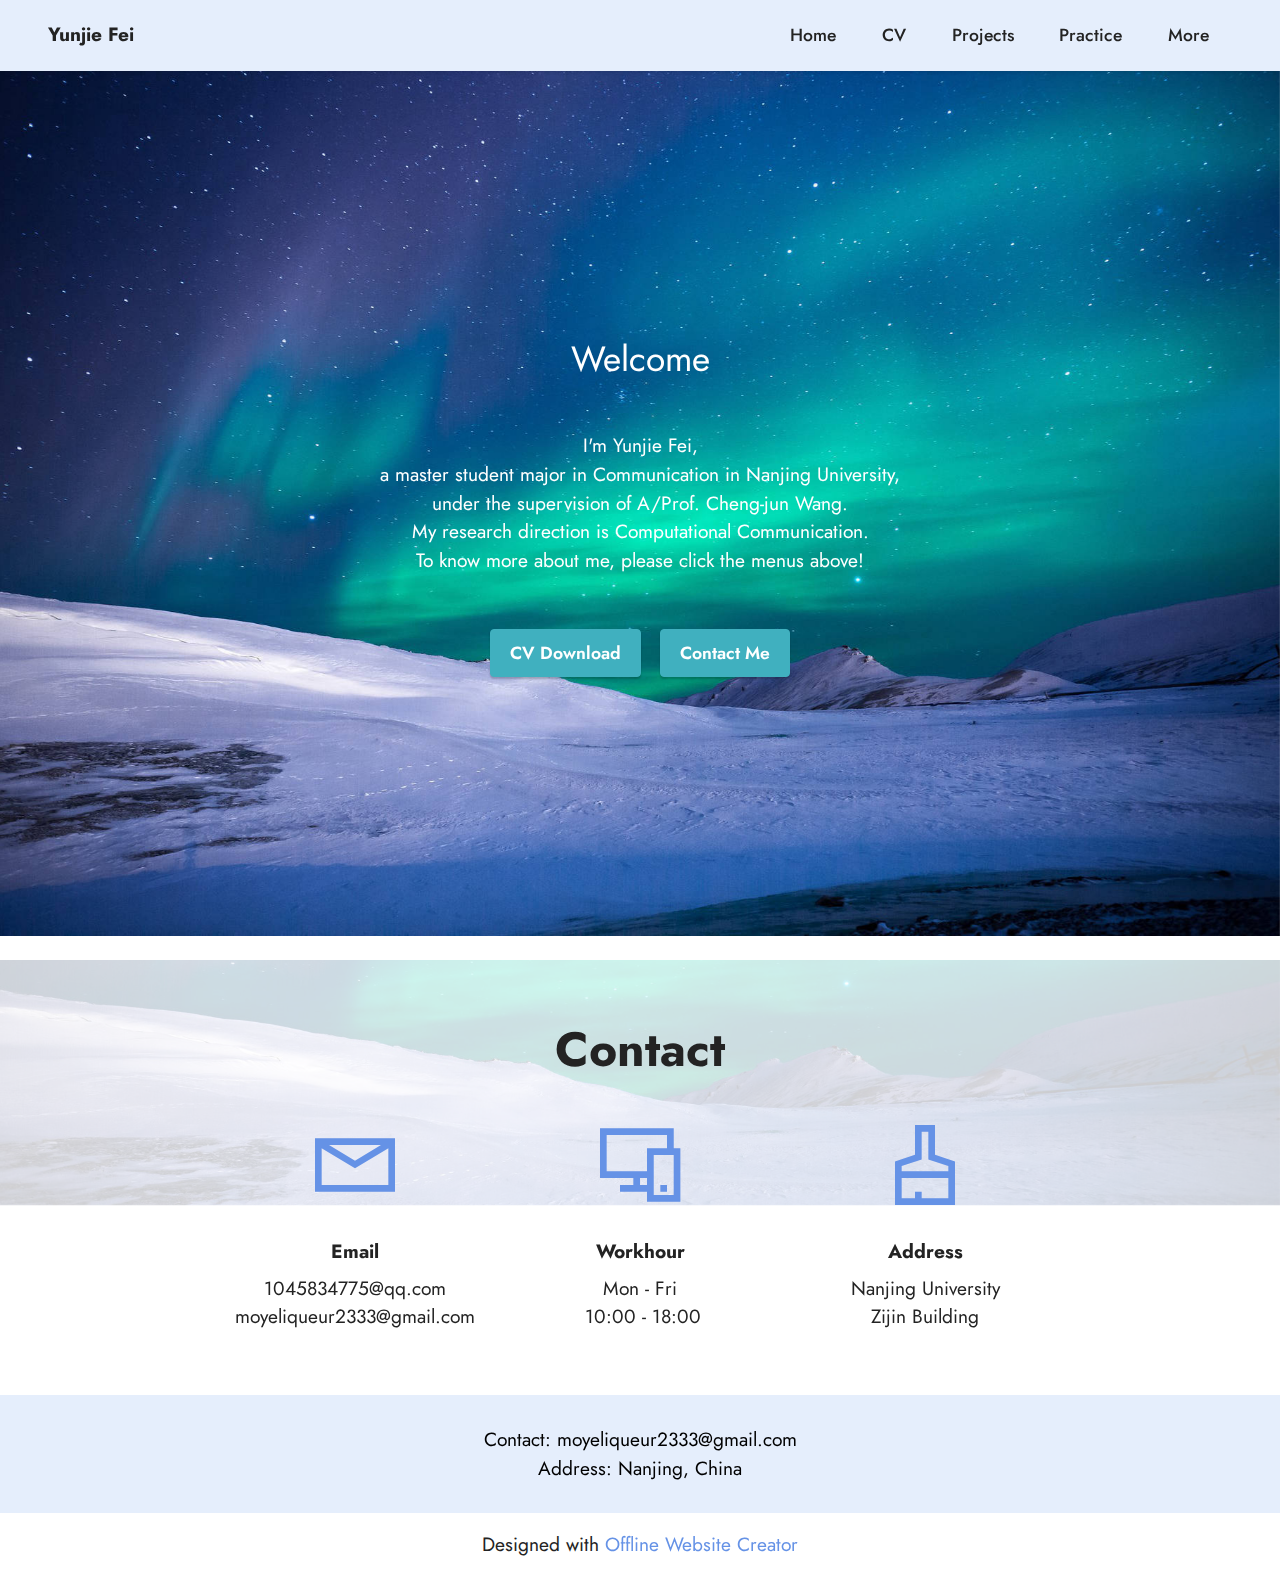
<file: index.html>
<!DOCTYPE html>
<html  >
<head>
  <!-- Site made with Mobirise Website Builder v5.6.13, https://mobirise.com -->
  <meta charset="UTF-8">
  <meta http-equiv="X-UA-Compatible" content="IE=edge">
  <meta name="generator" content="Mobirise v5.6.13, mobirise.com">
  <meta name="twitter:card" content="summary_large_image"/>
  <meta name="twitter:image:src" content="">
  <meta property="og:image" content="">
  <meta name="twitter:title" content="Home">
  <meta name="viewport" content="width=device-width, initial-scale=1, minimum-scale=1">
  <link rel="shortcut icon" href="assets/images/logo.png" type="image/x-icon">
  <meta name="description" content="">
  
  
  <title>Home</title>
  <link rel="stylesheet" href="assets/web/assets/mobirise-icons2/mobirise2.css">
  <link rel="stylesheet" href="assets/bootstrap/css/bootstrap.min.css">
  <link rel="stylesheet" href="assets/bootstrap/css/bootstrap-grid.min.css">
  <link rel="stylesheet" href="assets/bootstrap/css/bootstrap-reboot.min.css">
  <link rel="stylesheet" href="assets/parallax/jarallax.css">
  <link rel="stylesheet" href="assets/dropdown/css/style.css">
  <link rel="stylesheet" href="assets/socicon/css/styles.css">
  <link rel="stylesheet" href="assets/theme/css/style.css">
  <link rel="preload" href="https://fonts.googleapis.com/css?family=Jost:100,200,300,400,500,600,700,800,900,100i,200i,300i,400i,500i,600i,700i,800i,900i&display=swap" as="style" onload="this.onload=null;this.rel='stylesheet'">
  <noscript><link rel="stylesheet" href="https://fonts.googleapis.com/css?family=Jost:100,200,300,400,500,600,700,800,900,100i,200i,300i,400i,500i,600i,700i,800i,900i&display=swap"></noscript>
  <link rel="preload" as="style" href="assets/mobirise/css/mbr-additional.css"><link rel="stylesheet" href="assets/mobirise/css/mbr-additional.css" type="text/css">
  
  
  
  
</head>
<body>
  
  <section data-bs-version="5.1" class="menu menu1 cid-thtM3YUhGp" once="menu" id="menu1-1f">
    

    <nav class="navbar navbar-dropdown navbar-fixed-top navbar-expand-lg">
        <div class="container-fluid">
            <div class="navbar-brand">
                
                <span class="navbar-caption-wrap"><a class="navbar-caption text-black display-7" href="https://mobiri.se">Yunjie Fei</a></span>
            </div>
            <button class="navbar-toggler" type="button" data-toggle="collapse" data-bs-toggle="collapse" data-target="#navbarSupportedContent" data-bs-target="#navbarSupportedContent" aria-controls="navbarNavAltMarkup" aria-expanded="false" aria-label="Toggle navigation">
                <div class="hamburger">
                    <span></span>
                    <span></span>
                    <span></span>
                    <span></span>
                </div>
            </button>
            <div class="collapse navbar-collapse" id="navbarSupportedContent">
                <ul class="navbar-nav nav-dropdown nav-right" data-app-modern-menu="true"><li class="nav-item"><a class="nav-link link text-black text-primary display-4" href="index.html">Home</a></li>
                    <li class="nav-item"><a class="nav-link link text-black text-primary display-4" href="page1.html">CV</a></li><li class="nav-item"><a class="nav-link link text-black text-primary display-4" href="page2.html">Projects</a></li><li class="nav-item"><a class="nav-link link text-black text-primary display-4" href="page3.html">Practice</a></li>
                    <li class="nav-item"><a class="nav-link link text-black text-primary display-4" href="page4.html">More</a>
                    </li></ul>
                
                
            </div>
        </div>
    </nav>
</section>

<section data-bs-version="5.1" class="header1 cid-s48MCQYojq mbr-fullscreen mbr-parallax-background" id="header1-f">

    

    <div class="mbr-overlay" style="opacity: 0; background-color: rgb(255, 255, 255);"></div>

    <div class="align-center container">
        <div class="row justify-content-center">
            <div class="col-12 col-lg-8">
                <h1 class="mbr-section-title mbr-fonts-style mb-3 display-5">Welcome</h1>
                
                <p class="mbr-text mbr-fonts-style display-7"><br>I'm Yunjie Fei, <br>a master student major in Communication in Nanjing University,<br>under the supervision of A/Prof. Cheng-jun Wang.<br>My research direction is Computational Communication.<br>To know more about me, please click the menus above!<br><br></p>
                <div class="mbr-section-btn mt-3"><a class="btn btn-success display-4" href="assets/files/.pdf">CV Download</a> <a class="btn btn-success display-4" href="index.html#features1-l">Contact Me</a></div>
            </div>
        </div>
    </div>
</section>

<section data-bs-version="5.1" class="features1 cid-thstaQ5PA2 mbr-parallax-background" id="features1-l">
    

    
    <div class="mbr-overlay" style="opacity: 0.8; background-color: rgb(255, 255, 255);">
    </div>
    <div class="container">
        <div class="row">
            <div class="col-12 col-lg-9">
                <h3 class="mbr-section-title mbr-fonts-style align-center mb-0 display-2">
                    <strong>Contact</strong></h3>
                
            </div>
        </div>
        <div class="row">
            <div class="card col-12 col-md-6 col-lg-3">
                <div class="card-wrapper">
                    <div class="card-box align-center">
                        <div class="iconfont-wrapper">
                            <span class="mbr-iconfont mobi-mbri-letter mobi-mbri"></span>
                        </div>
                        <h5 class="card-title mbr-fonts-style display-7"><strong>Email</strong></h5>
                        <p class="card-text mbr-fonts-style display-7">1045834775@qq.com<br>moyeliqueur2333@gmail.com</p>
                    </div>
                </div>
            </div>
            <div class="card col-12 col-md-6 col-lg-3">
                <div class="card-wrapper">
                    <div class="card-box align-center">
                        <div class="iconfont-wrapper">
                            <span class="mbr-iconfont mobi-mbri-responsive-2 mobi-mbri"></span>
                        </div>
                        <h5 class="card-title mbr-fonts-style display-7"><strong>Workhour</strong></h5>
                        <p class="card-text mbr-fonts-style display-7">Mon - Fri<br>&nbsp;10:00 - 18:00</p>
                    </div>
                </div>
            </div>
            <div class="card col-12 col-md-6 col-lg-3">
                <div class="card-wrapper">
                    <div class="card-box align-center">
                        <div class="iconfont-wrapper">
                            <span class="mbr-iconfont mobi-mbri-website-theme-2 mobi-mbri"></span>
                        </div>
                        <h5 class="card-title mbr-fonts-style display-7"><strong>Address</strong></h5>
                        <p class="card-text mbr-fonts-style display-7">Nanjing University<br>Zijin&nbsp;Building</p>
                    </div>
                </div>
            </div>
            
        </div>
    </div>
</section>

<section data-bs-version="5.1" class="footer7 cid-thtQmMXb8E" once="footers" id="footer7-1h">

    

    

    <div class="container">
        <div class="media-container-row align-center mbr-white">
            <div class="col-12">
                <p class="mbr-text mb-0 mbr-fonts-style display-7">Contact: moyeliqueur2333@gmail.com<br>Address: Nanjing, China<br></p>
            </div>
        </div>
    </div>
</section><section class="display-7" style="padding: 0;align-items: center;justify-content: center;flex-wrap: wrap;    align-content: center;display: flex;position: relative;height: 4rem;"><a href="https://mobiri.se/2869797" style="flex: 1 1;height: 4rem;position: absolute;width: 100%;z-index: 1;"><img alt="" style="height: 4rem;" src="[data-uri]"></a><p style="margin: 0;text-align: center;" class="display-7">Designed with &#8204;</p><a style="z-index:1" href="https://mobirise.com/offline-website-builder.html">Offline Website Creator</a></section><script src="assets/bootstrap/js/bootstrap.bundle.min.js"></script>  <script src="assets/parallax/jarallax.js"></script>  <script src="assets/smoothscroll/smooth-scroll.js"></script>  <script src="assets/ytplayer/index.js"></script>  <script src="assets/dropdown/js/navbar-dropdown.js"></script>  <script src="assets/theme/js/script.js"></script>  
  
  
</body>
</html>
</file>
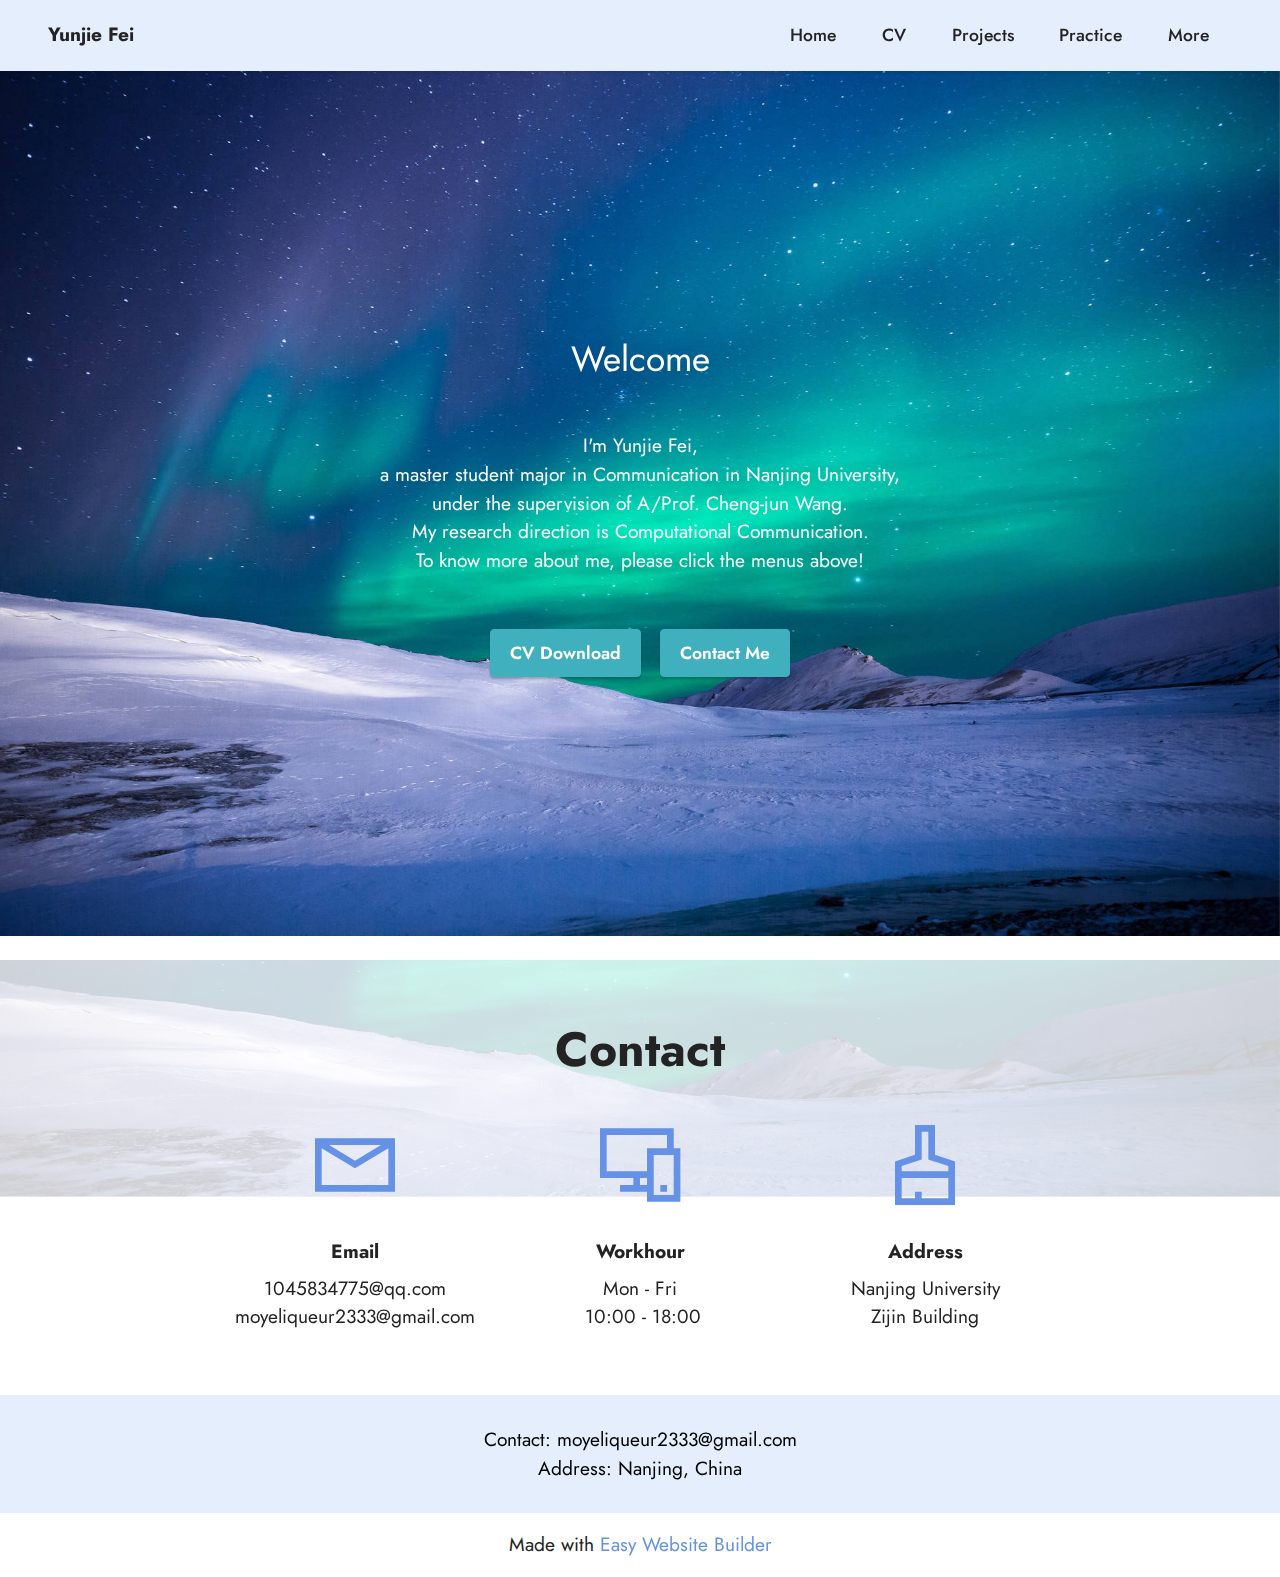
<file: yunjiefei.github.io/index.html>
<!DOCTYPE html>
<html  >
<head>
  <!-- Site made with Mobirise Website Builder v5.6.13, https://mobirise.com -->
  <meta charset="UTF-8">
  <meta http-equiv="X-UA-Compatible" content="IE=edge">
  <meta name="generator" content="Mobirise v5.6.13, mobirise.com">
  <meta name="twitter:card" content="summary_large_image"/>
  <meta name="twitter:image:src" content="">
  <meta property="og:image" content="">
  <meta name="twitter:title" content="Home">
  <meta name="viewport" content="width=device-width, initial-scale=1, minimum-scale=1">
  <link rel="shortcut icon" href="assets/images/logo.png" type="image/x-icon">
  <meta name="description" content="">
  
  
  <title>Home</title>
  <link rel="stylesheet" href="assets/web/assets/mobirise-icons2/mobirise2.css">
  <link rel="stylesheet" href="assets/bootstrap/css/bootstrap.min.css">
  <link rel="stylesheet" href="assets/bootstrap/css/bootstrap-grid.min.css">
  <link rel="stylesheet" href="assets/bootstrap/css/bootstrap-reboot.min.css">
  <link rel="stylesheet" href="assets/parallax/jarallax.css">
  <link rel="stylesheet" href="assets/dropdown/css/style.css">
  <link rel="stylesheet" href="assets/socicon/css/styles.css">
  <link rel="stylesheet" href="assets/theme/css/style.css">
  <link rel="preload" href="https://fonts.googleapis.com/css?family=Jost:100,200,300,400,500,600,700,800,900,100i,200i,300i,400i,500i,600i,700i,800i,900i&display=swap" as="style" onload="this.onload=null;this.rel='stylesheet'">
  <noscript><link rel="stylesheet" href="https://fonts.googleapis.com/css?family=Jost:100,200,300,400,500,600,700,800,900,100i,200i,300i,400i,500i,600i,700i,800i,900i&display=swap"></noscript>
  <link rel="preload" as="style" href="assets/mobirise/css/mbr-additional.css"><link rel="stylesheet" href="assets/mobirise/css/mbr-additional.css" type="text/css">
  
  
  
  
</head>
<body>
  
  <section data-bs-version="5.1" class="menu menu1 cid-thtM3YUhGp" once="menu" id="menu1-1f">
    

    <nav class="navbar navbar-dropdown navbar-fixed-top navbar-expand-lg">
        <div class="container-fluid">
            <div class="navbar-brand">
                
                <span class="navbar-caption-wrap"><a class="navbar-caption text-black display-7" href="https://mobiri.se">Yunjie Fei</a></span>
            </div>
            <button class="navbar-toggler" type="button" data-toggle="collapse" data-bs-toggle="collapse" data-target="#navbarSupportedContent" data-bs-target="#navbarSupportedContent" aria-controls="navbarNavAltMarkup" aria-expanded="false" aria-label="Toggle navigation">
                <div class="hamburger">
                    <span></span>
                    <span></span>
                    <span></span>
                    <span></span>
                </div>
            </button>
            <div class="collapse navbar-collapse" id="navbarSupportedContent">
                <ul class="navbar-nav nav-dropdown nav-right" data-app-modern-menu="true"><li class="nav-item"><a class="nav-link link text-black text-primary display-4" href="index.html">Home</a></li>
                    <li class="nav-item"><a class="nav-link link text-black text-primary display-4" href="page1.html">CV</a></li><li class="nav-item"><a class="nav-link link text-black text-primary display-4" href="page2.html">Projects</a></li><li class="nav-item"><a class="nav-link link text-black text-primary display-4" href="page3.html">Practice</a></li>
                    <li class="nav-item"><a class="nav-link link text-black text-primary display-4" href="page4.html">More</a>
                    </li></ul>
                
                
            </div>
        </div>
    </nav>
</section>

<section data-bs-version="5.1" class="header1 cid-s48MCQYojq mbr-fullscreen mbr-parallax-background" id="header1-f">

    

    <div class="mbr-overlay" style="opacity: 0; background-color: rgb(255, 255, 255);"></div>

    <div class="align-center container">
        <div class="row justify-content-center">
            <div class="col-12 col-lg-8">
                <h1 class="mbr-section-title mbr-fonts-style mb-3 display-5">Welcome</h1>
                
                <p class="mbr-text mbr-fonts-style display-7"><br>I'm Yunjie Fei, <br>a master student major in Communication in Nanjing University,<br>under the supervision of A/Prof. Cheng-jun Wang.<br>My research direction is Computational Communication.<br>To know more about me, please click the menus above!<br><br></p>
                <div class="mbr-section-btn mt-3"><a class="btn btn-success display-4" href="assets/files/.pdf">CV Download</a> <a class="btn btn-success display-4" href="index.html#features1-l">Contact Me</a></div>
            </div>
        </div>
    </div>
</section>

<section data-bs-version="5.1" class="features1 cid-thstaQ5PA2 mbr-parallax-background" id="features1-l">
    

    
    <div class="mbr-overlay" style="opacity: 0.8; background-color: rgb(255, 255, 255);">
    </div>
    <div class="container">
        <div class="row">
            <div class="col-12 col-lg-9">
                <h3 class="mbr-section-title mbr-fonts-style align-center mb-0 display-2">
                    <strong>Contact</strong></h3>
                
            </div>
        </div>
        <div class="row">
            <div class="card col-12 col-md-6 col-lg-3">
                <div class="card-wrapper">
                    <div class="card-box align-center">
                        <div class="iconfont-wrapper">
                            <span class="mbr-iconfont mobi-mbri-letter mobi-mbri"></span>
                        </div>
                        <h5 class="card-title mbr-fonts-style display-7"><strong>Email</strong></h5>
                        <p class="card-text mbr-fonts-style display-7">1045834775@qq.com<br>moyeliqueur2333@gmail.com</p>
                    </div>
                </div>
            </div>
            <div class="card col-12 col-md-6 col-lg-3">
                <div class="card-wrapper">
                    <div class="card-box align-center">
                        <div class="iconfont-wrapper">
                            <span class="mbr-iconfont mobi-mbri-responsive-2 mobi-mbri"></span>
                        </div>
                        <h5 class="card-title mbr-fonts-style display-7"><strong>Workhour</strong></h5>
                        <p class="card-text mbr-fonts-style display-7">Mon - Fri<br>&nbsp;10:00 - 18:00</p>
                    </div>
                </div>
            </div>
            <div class="card col-12 col-md-6 col-lg-3">
                <div class="card-wrapper">
                    <div class="card-box align-center">
                        <div class="iconfont-wrapper">
                            <span class="mbr-iconfont mobi-mbri-website-theme-2 mobi-mbri"></span>
                        </div>
                        <h5 class="card-title mbr-fonts-style display-7"><strong>Address</strong></h5>
                        <p class="card-text mbr-fonts-style display-7">Nanjing University<br>Zijin&nbsp;Building</p>
                    </div>
                </div>
            </div>
            
        </div>
    </div>
</section>

<section data-bs-version="5.1" class="footer7 cid-thtQmMXb8E" once="footers" id="footer7-1h">

    

    

    <div class="container">
        <div class="media-container-row align-center mbr-white">
            <div class="col-12">
                <p class="mbr-text mb-0 mbr-fonts-style display-7">Contact: moyeliqueur2333@gmail.com<br>Address: Nanjing, China<br></p>
            </div>
        </div>
    </div>
</section><section class="display-7" style="padding: 0;align-items: center;justify-content: center;flex-wrap: wrap;    align-content: center;display: flex;position: relative;height: 4rem;"><a href="https://mobiri.se/2869797" style="flex: 1 1;height: 4rem;position: absolute;width: 100%;z-index: 1;"><img alt="" style="height: 4rem;" src="[data-uri]"></a><p style="margin: 0;text-align: center;" class="display-7">Made with &#8204;</p><a style="z-index:1" href="https://mobirise.com/builder/easiest-website-builder.html">Easy Website Builder</a></section><script src="assets/bootstrap/js/bootstrap.bundle.min.js"></script>  <script src="assets/parallax/jarallax.js"></script>  <script src="assets/smoothscroll/smooth-scroll.js"></script>  <script src="assets/ytplayer/index.js"></script>  <script src="assets/dropdown/js/navbar-dropdown.js"></script>  <script src="assets/theme/js/script.js"></script>  
  
  
</body>
</html>
</file>
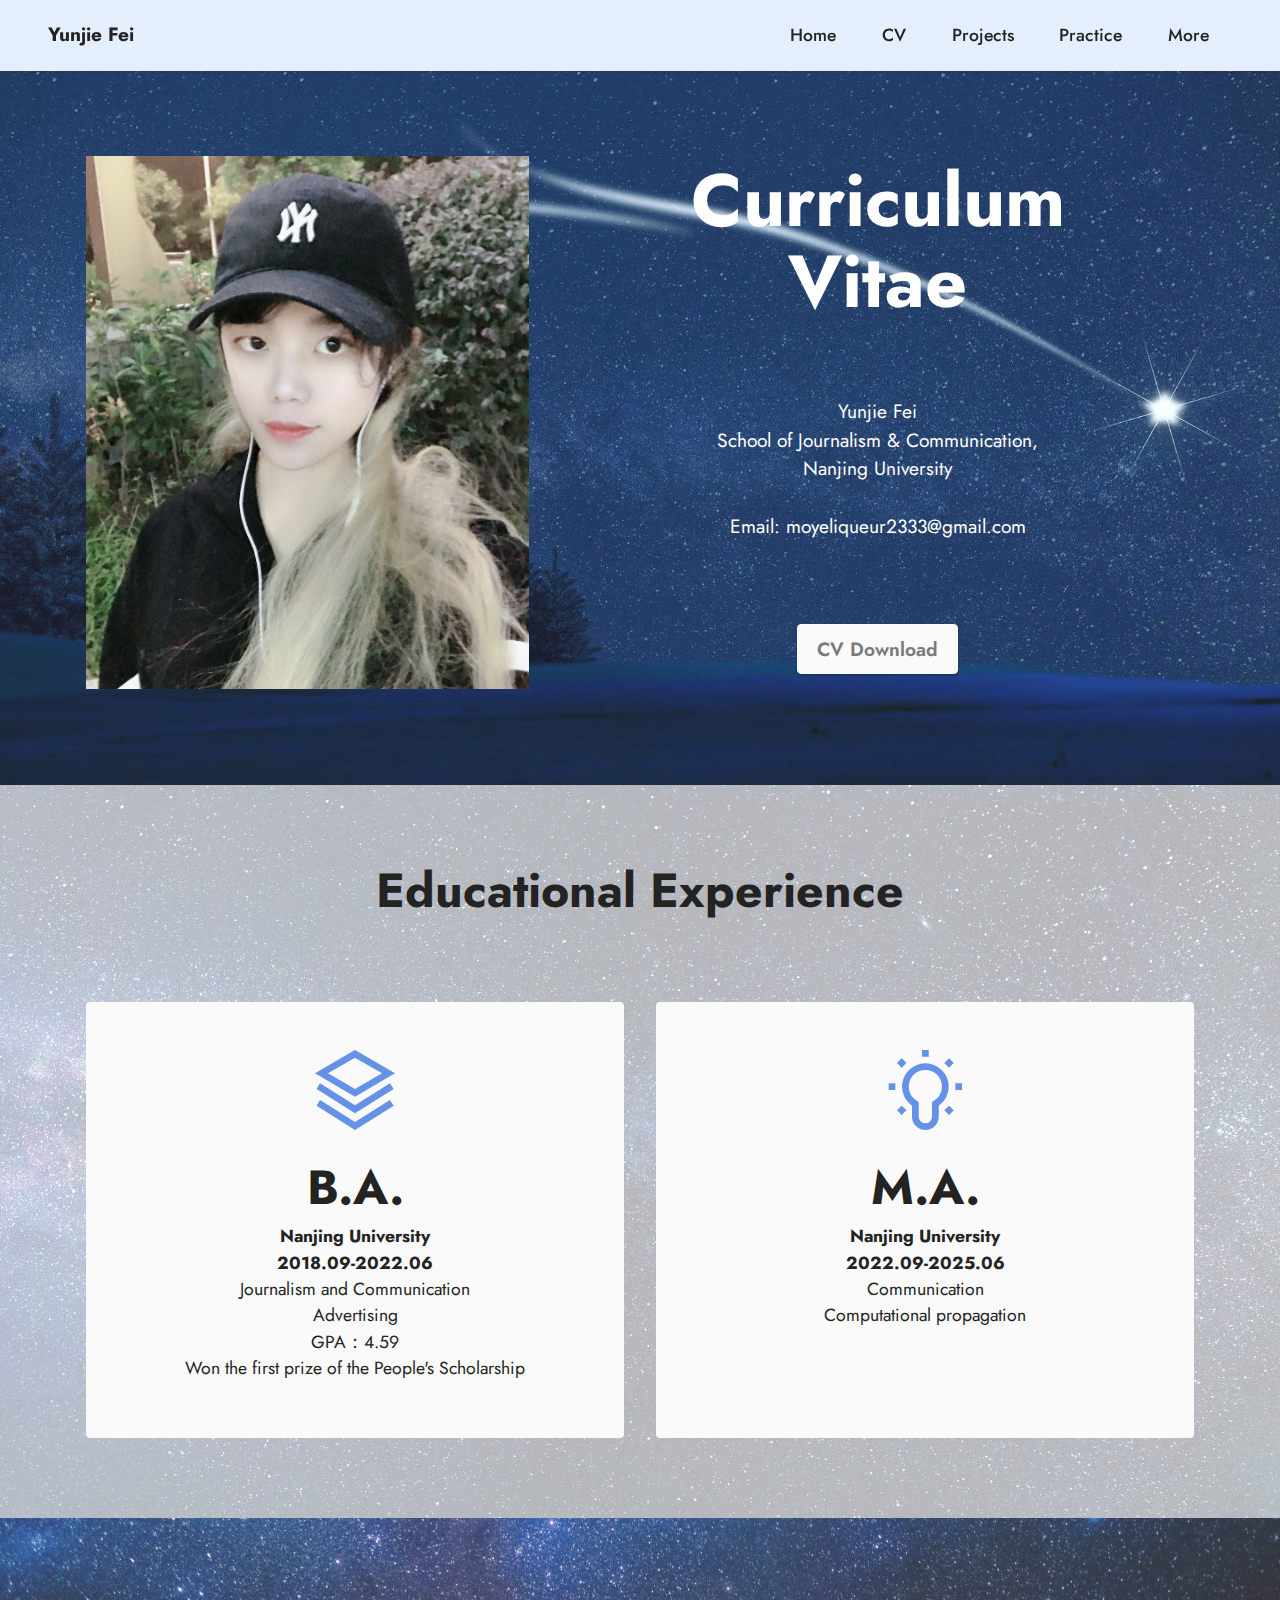
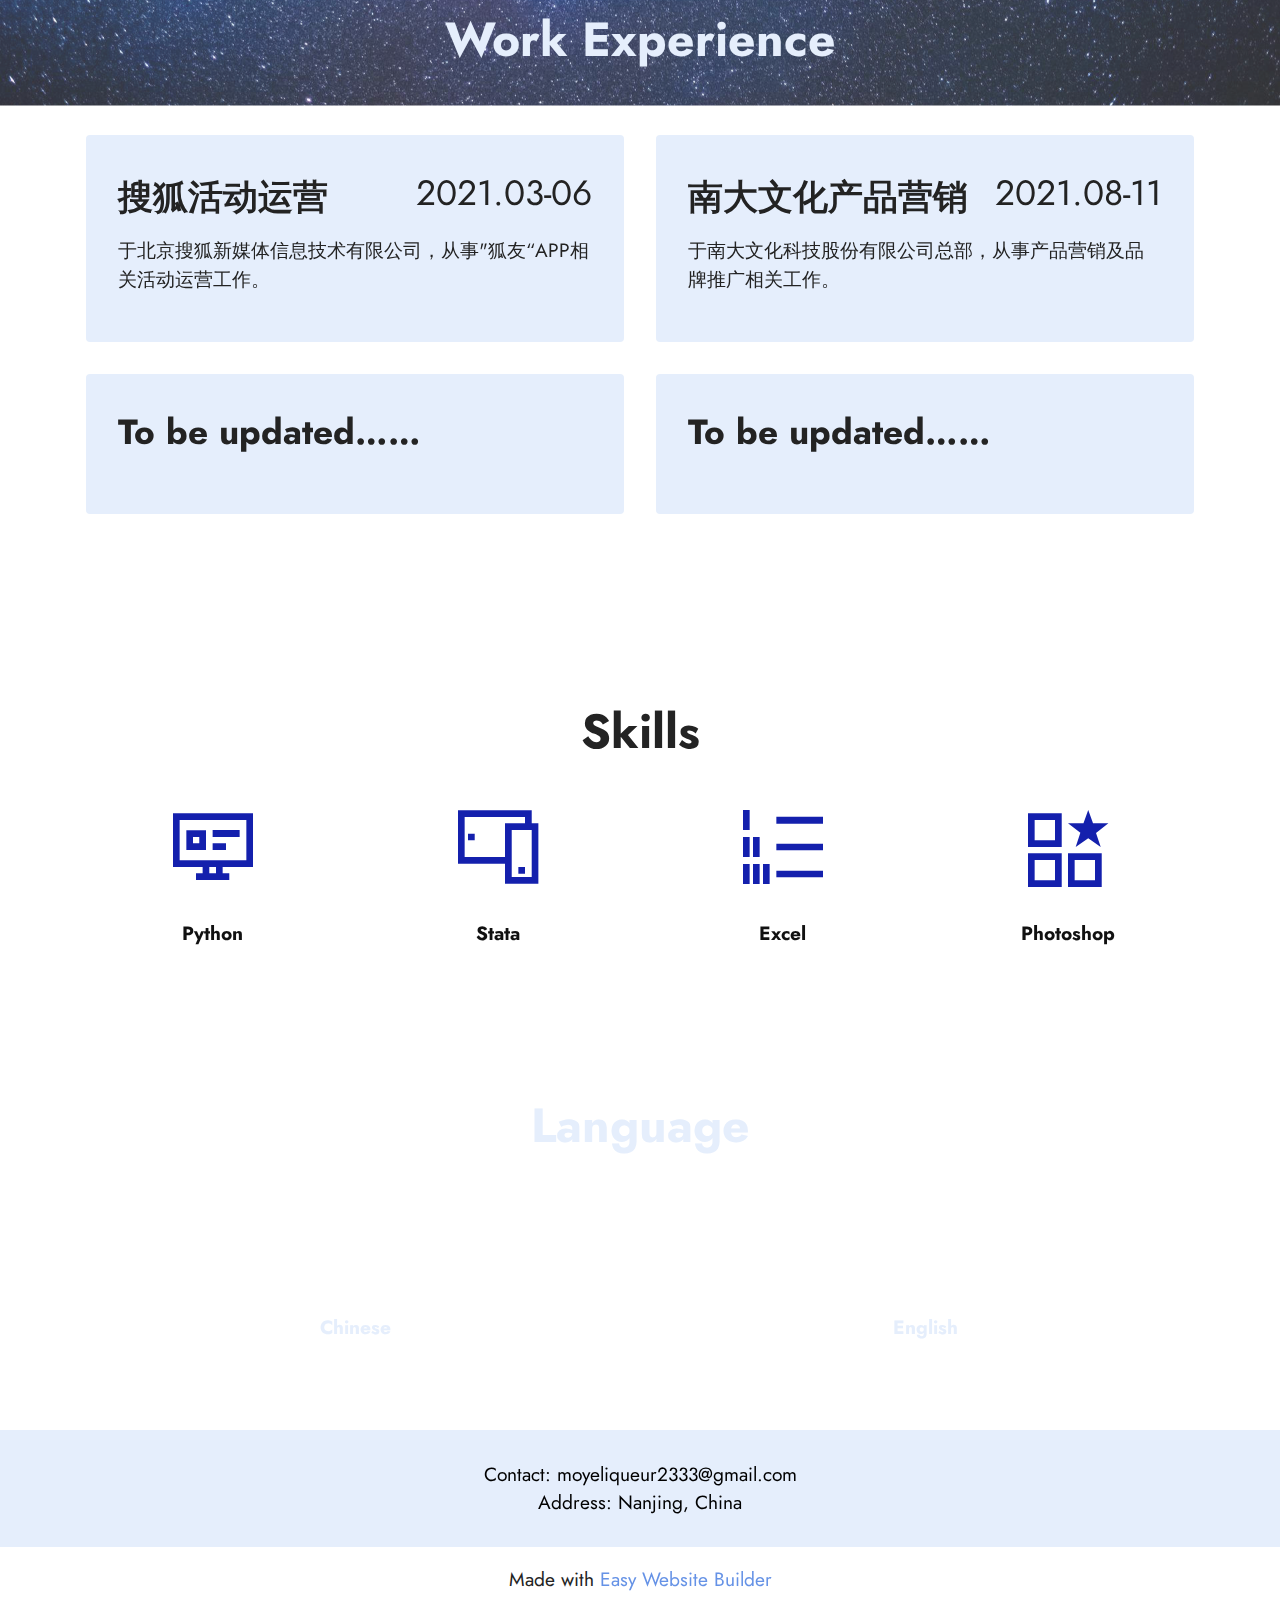
<file: page1.html>
<!DOCTYPE html>
<html  >
<head>
  <!-- Site made with Mobirise Website Builder v5.6.13, https://mobirise.com -->
  <meta charset="UTF-8">
  <meta http-equiv="X-UA-Compatible" content="IE=edge">
  <meta name="generator" content="Mobirise v5.6.13, mobirise.com">
  <meta name="twitter:card" content="summary_large_image"/>
  <meta name="twitter:image:src" content="">
  <meta property="og:image" content="">
  <meta name="twitter:title" content="Page 1">
  <meta name="viewport" content="width=device-width, initial-scale=1, minimum-scale=1">
  <link rel="shortcut icon" href="assets/images/logo.png" type="image/x-icon">
  <meta name="description" content="">
  
  
  <title>Page 1</title>
  <link rel="stylesheet" href="assets/web/assets/mobirise-icons2/mobirise2.css">
  <link rel="stylesheet" href="assets/web/assets/mobirise-icons-bold/mobirise-icons-bold.css">
  <link rel="stylesheet" href="assets/bootstrap/css/bootstrap.min.css">
  <link rel="stylesheet" href="assets/bootstrap/css/bootstrap-grid.min.css">
  <link rel="stylesheet" href="assets/bootstrap/css/bootstrap-reboot.min.css">
  <link rel="stylesheet" href="assets/parallax/jarallax.css">
  <link rel="stylesheet" href="assets/dropdown/css/style.css">
  <link rel="stylesheet" href="assets/socicon/css/styles.css">
  <link rel="stylesheet" href="assets/theme/css/style.css">
  <link rel="preload" href="https://fonts.googleapis.com/css?family=Jost:100,200,300,400,500,600,700,800,900,100i,200i,300i,400i,500i,600i,700i,800i,900i&display=swap" as="style" onload="this.onload=null;this.rel='stylesheet'">
  <noscript><link rel="stylesheet" href="https://fonts.googleapis.com/css?family=Jost:100,200,300,400,500,600,700,800,900,100i,200i,300i,400i,500i,600i,700i,800i,900i&display=swap"></noscript>
  <link rel="preload" as="style" href="assets/mobirise/css/mbr-additional.css"><link rel="stylesheet" href="assets/mobirise/css/mbr-additional.css" type="text/css">
  
  
  
  
</head>
<body>
  
  <section data-bs-version="5.1" class="menu menu1 cid-thtM3YUhGp" once="menu" id="menu1-1f">
    

    <nav class="navbar navbar-dropdown navbar-fixed-top navbar-expand-lg">
        <div class="container-fluid">
            <div class="navbar-brand">
                
                <span class="navbar-caption-wrap"><a class="navbar-caption text-black display-7" href="https://mobiri.se">Yunjie Fei</a></span>
            </div>
            <button class="navbar-toggler" type="button" data-toggle="collapse" data-bs-toggle="collapse" data-target="#navbarSupportedContent" data-bs-target="#navbarSupportedContent" aria-controls="navbarNavAltMarkup" aria-expanded="false" aria-label="Toggle navigation">
                <div class="hamburger">
                    <span></span>
                    <span></span>
                    <span></span>
                    <span></span>
                </div>
            </button>
            <div class="collapse navbar-collapse" id="navbarSupportedContent">
                <ul class="navbar-nav nav-dropdown nav-right" data-app-modern-menu="true"><li class="nav-item"><a class="nav-link link text-black text-primary display-4" href="index.html">Home</a></li>
                    <li class="nav-item"><a class="nav-link link text-black text-primary display-4" href="page1.html">CV</a></li><li class="nav-item"><a class="nav-link link text-black text-primary display-4" href="page2.html">Projects</a></li><li class="nav-item"><a class="nav-link link text-black text-primary display-4" href="page3.html">Practice</a></li>
                    <li class="nav-item"><a class="nav-link link text-black text-primary display-4" href="page4.html">More</a>
                    </li></ul>
                
                
            </div>
        </div>
    </nav>
</section>

<section data-bs-version="5.1" class="header11 cid-thtLhJOz2h" id="header11-17">

    

    
    <div class="mbr-overlay" style="opacity: 0.1; background-color: rgb(255, 255, 255);"></div>

    <div class="container">
        <div class="row justify-content-center">
            <div class="col-12 col-md-5 image-wrapper">
                <img class="w-100" src="assets/images/wechatimg656-996x1198.jpg" alt="Mobirise Website Builder">
            </div>
            <div class="col-12 col-md">
                <div class="text-wrapper text-center">
                    <h1 class="mbr-section-title mbr-fonts-style mb-3 display-1"><strong>Curriculum Vitae</strong></h1>
                    <p class="mbr-text mbr-fonts-style display-7"><br><br>Yunjie Fei<br>School of Journalism &amp; Communication,<br>Nanjing University<br><br>Email: moyeliqueur2333@gmail.com<br><br><br></p>
                    <div class="mbr-section-btn mt-3"><a class="btn btn-white display-7" href="assets/files/.pdf">CV Download</a></div>
                </div>
            </div>
        </div>
    </div>
</section>

<section data-bs-version="5.1" class="contacts1 cid-thtLzS3L61" id="contacts1-1a">

    

    
    <div class="mbr-overlay" style="opacity: 0.7; background-color: rgb(255, 255, 255);">
    </div>
    <div class="container">
        <div class="mbr-section-head">
            <h3 class="mbr-section-title mbr-fonts-style align-center mb-0 display-2">
                <strong>Educational</strong>&nbsp;<strong>Experience</strong><br><strong><br></strong></h3>
            
        </div>
        <div class="row justify-content-center mt-4">
            <div class="card col-12 col-lg-6">
                <div class="card-wrapper">
                    <div class="card-box align-center">
                        <div class="image-wrapper">
                            <span class="mbr-iconfont mobi-mbri-layers mobi-mbri"></span>
                        </div>
                        <h4 class="card-title mbr-fonts-style mb-2 display-2">
                            <strong>B.A.</strong></h4>
                        <p class="mbr-text mbr-fonts-style mb-2 display-4"><strong>Nanjing University</strong><br><strong>2018.09-2022.06</strong><br>Journalism and Communication<br>Advertising<br>GPA：4.59<br>Won the first prize of the People's Scholarship</p>
                        
                    </div>
                </div>
            </div>
            <div class="card col-12 col-lg-6">
                <div class="card-wrapper">
                    <div class="card-box align-center">
                        <div class="image-wrapper">
                            <span class="mbr-iconfont mobi-mbri-idea mobi-mbri"></span>
                        </div>
                        <h4 class="card-title mbr-fonts-style align-center mb-2 display-2"><strong>M.A.</strong></h4>
                        <p class="mbr-text mbr-fonts-style mb-2 display-4"><strong>Nanjing University<br>2022.09-2025.06</strong><br>Communication<br>Computational propagation</p>
                        
                    </div>
                </div>
            </div>
        </div>
    </div>
</section>

<section data-bs-version="5.1" class="features7 cid-thtLCaCqVA mbr-parallax-background" id="features8-1b">
    <!---->
    

    
    <div class="mbr-overlay" style="opacity: 0.2; background-color: rgb(255, 255, 255);">
    </div>
    <div class="container">
        <div class="row">
            <div class="title col-12">
                <h5 class="mbr-section-title mbr-fonts-style mb-3 display-2">
                    <strong>Work Experience</strong><br><strong><br></strong></h5>
                
            </div>
            <div class="card col-12 col-md-6">
                <div class="card-wrapper">
                    <div class="top-line">
                        <h6 class="card-title mbr-fonts-style display-5"><strong>搜狐活动运营</strong></h6>
                        <p class="mbr-text cost mbr-fonts-style display-5">2021.03-06</p>
                    </div>
                    <div class="bottom-line">
                        <p class="mbr-text mbr-fonts-style display-7">于北京搜狐新媒体信息技术有限公司，从事"狐友“APP相关活动运营工作。</p>
                    </div>
                </div>
            </div>
            <div class="card col-12 col-md-6">
                <div class="card-wrapper">
                    <div class="top-line">
                        <h6 class="card-title mbr-fonts-style display-5">
                            <strong>南大文化产品营销</strong></h6>
                        <p class="mbr-text cost mbr-fonts-style display-5">2021.08-11</p>
                    </div>
                    <div class="bottom-line">
                        <p class="mbr-text mbr-fonts-style display-7">于南大文化科技股份有限公司总部，从事产品营销及品牌推广相关工作。</p>
                    </div>
                </div>
            </div>
            <div class="card col-12 col-md-6">
                <div class="card-wrapper">
                    <div class="top-line">
                        <h6 class="card-title mbr-fonts-style display-5"><strong>To be updated……</strong></h6>
                        <p class="mbr-text cost mbr-fonts-style display-5"></p>
                    </div>
                    <div class="bottom-line">
                        <p class="mbr-text mbr-fonts-style display-7"></p>
                    </div>
                </div>
            </div>
            <div class="card col-12 col-md-6">
                <div class="card-wrapper">
                    <div class="top-line">
                        <h6 class="card-title mbr-fonts-style display-5"><strong>To be updated……</strong></h6>
                        <p class="mbr-text cost mbr-fonts-style display-5"></p>
                    </div>
                    <div class="bottom-line">
                        <p class="mbr-text mbr-fonts-style display-7"></p>
                    </div>
                </div>
            </div>
            
            
            
            
            
            
            
            
        </div>
    </div>
</section>

<section data-bs-version="5.1" class="features13 cid-thtLCxU6Ln mbr-parallax-background" id="features14-1c">
    

    
    <div class="mbr-overlay" style="opacity: 0.7; background-color: rgb(255, 255, 255);">
    </div>
    <div class="container">
        <div class="row">
            <div class="col-12">
                <h3 class="mbr-section-title align-center mb-4 mbr-fonts-style display-2"><strong>Skills</strong></h3>
            </div>
            <div class="card col-12 col-md-4 col-lg-2 p-3">
                <div class="card-wrapper">
                    <div class="card-box align-center">
                        <span class="mbr-iconfont mobi-mbri-sites mobi-mbri" style="color: rgb(20, 32, 173); fill: rgb(20, 32, 173);"></span>
                        <h4 class="card-title align-center mbr-black mbr-fonts-style display-7"><strong>Python</strong></h4>
                    </div>
                </div>
            </div>
            <div class="card p-3 col-12 col-md-4 col-lg-2">
                <div class="card-wrapper">
                    <div class="card-box align-center">
                        <span class="mbr-iconfont mobi-mbri-responsive mobi-mbri" style="color: rgb(20, 32, 173); fill: rgb(20, 32, 173);"></span>
                        <h4 class="card-title align-center mbr-black mbr-fonts-style display-7">
                            <strong>Stata</strong></h4>
                    </div>
                </div>
            </div>
            <div class="card p-3 col-12 col-md-4 col-lg-2">
                <div class="card-wrapper">
                    <div class="card-box align-center">
                        <span class="mbr-iconfont mobi-mbri-numbered-list mobi-mbri" style="color: rgb(20, 32, 173); fill: rgb(20, 32, 173);"></span>
                        <h4 class="card-title align-center mbr-black mbr-fonts-style display-7">
                            <strong>Excel</strong></h4>
                    </div>
                </div>
            </div>
            <div class="card p-3 col-12 col-md-4 col-lg-2">
                <div class="card-wrapper">
                    <div class="card-box align-center">
                        <span class="mbr-iconfont mobi-mbri-features mobi-mbri" style="color: rgb(20, 32, 173); fill: rgb(20, 32, 173);"></span>
                        <h4 class="card-title align-center mbr-black mbr-fonts-style display-7">
                            <strong>Photoshop</strong></h4>
                    </div>
                </div>
            </div>
            
            
        </div>
    </div>
</section>

<section data-bs-version="5.1" class="features13 cid-thtLCQqXu3 mbr-parallax-background" id="features14-1d">
    

    
    <div class="mbr-overlay" style="opacity: 0.2; background-color: rgb(255, 255, 255);">
    </div>
    <div class="container">
        <div class="row">
            <div class="col-12">
                <h3 class="mbr-section-title align-center mb-4 mbr-fonts-style display-2"><strong>Language</strong></h3>
            </div>
            <div class="card col-12 col-md-4 col-lg-2 p-3">
                <div class="card-wrapper">
                    <div class="card-box align-center">
                        <span class="mbr-iconfont mbrib-chat" style="color: rgb(255, 255, 255); fill: rgb(255, 255, 255);"></span>
                        <h4 class="card-title align-center mbr-black mbr-fonts-style display-7">
                            <strong>Chinese</strong></h4>
                    </div>
                </div>
            </div>
            <div class="card p-3 col-12 col-md-4 col-lg-2">
                <div class="card-wrapper">
                    <div class="card-box align-center">
                        <span class="mbr-iconfont mobi-mbri-globe mobi-mbri" style="color: rgb(255, 255, 255); fill: rgb(255, 255, 255);"></span>
                        <h4 class="card-title align-center mbr-black mbr-fonts-style display-7">
                            <strong>English</strong></h4>
                    </div>
                </div>
            </div>
            
            
            
            
        </div>
    </div>
</section>

<section data-bs-version="5.1" class="footer7 cid-thtQmMXb8E" once="footers" id="footer7-1h">

    

    

    <div class="container">
        <div class="media-container-row align-center mbr-white">
            <div class="col-12">
                <p class="mbr-text mb-0 mbr-fonts-style display-7">Contact: moyeliqueur2333@gmail.com<br>Address: Nanjing, China<br></p>
            </div>
        </div>
    </div>
</section><section class="display-7" style="padding: 0;align-items: center;justify-content: center;flex-wrap: wrap;    align-content: center;display: flex;position: relative;height: 4rem;"><a href="https://mobiri.se/2869797" style="flex: 1 1;height: 4rem;position: absolute;width: 100%;z-index: 1;"><img alt="" style="height: 4rem;" src="[data-uri]"></a><p style="margin: 0;text-align: center;" class="display-7">Made with &#8204;</p><a style="z-index:1" href="https://mobirise.com/builder/easiest-website-builder.html">Easy Website Builder</a></section><script src="assets/bootstrap/js/bootstrap.bundle.min.js"></script>  <script src="assets/parallax/jarallax.js"></script>  <script src="assets/smoothscroll/smooth-scroll.js"></script>  <script src="assets/ytplayer/index.js"></script>  <script src="assets/dropdown/js/navbar-dropdown.js"></script>  <script src="assets/theme/js/script.js"></script>  
  
  
</body>
</html>
</file>
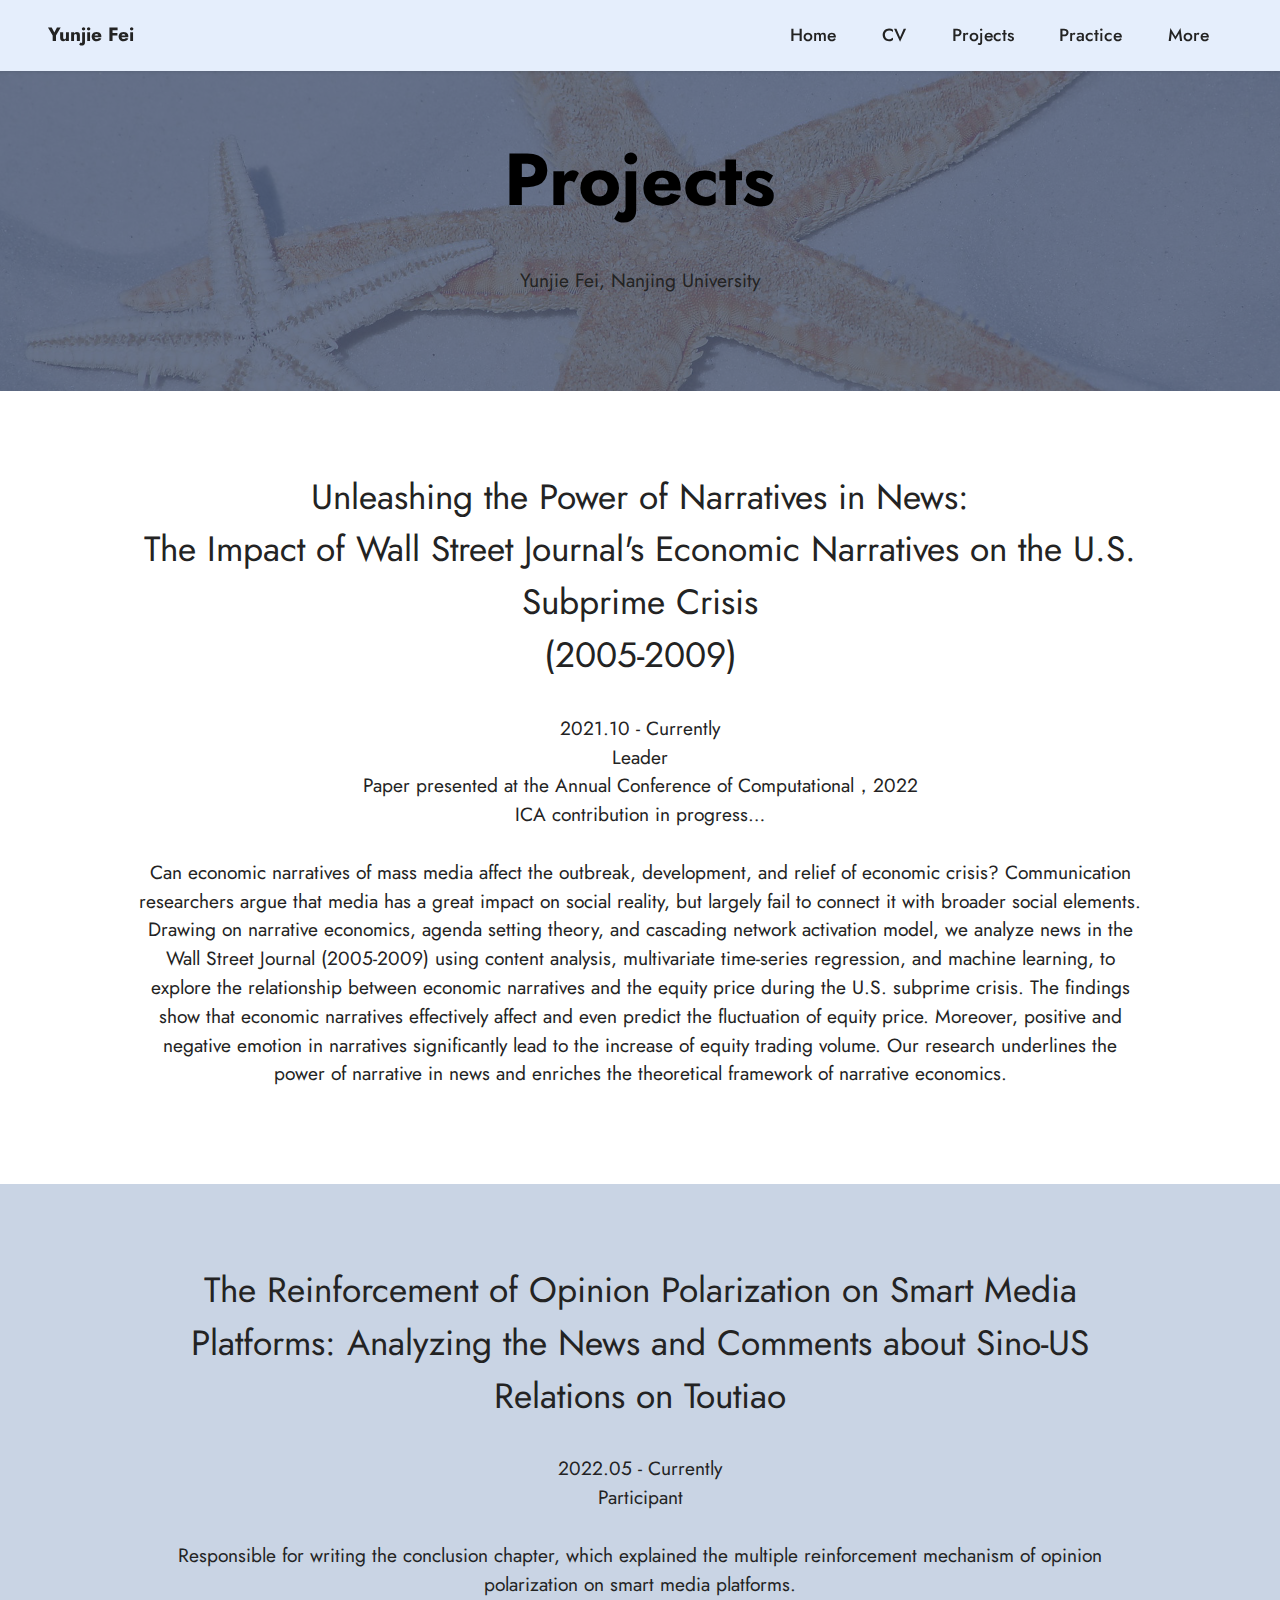
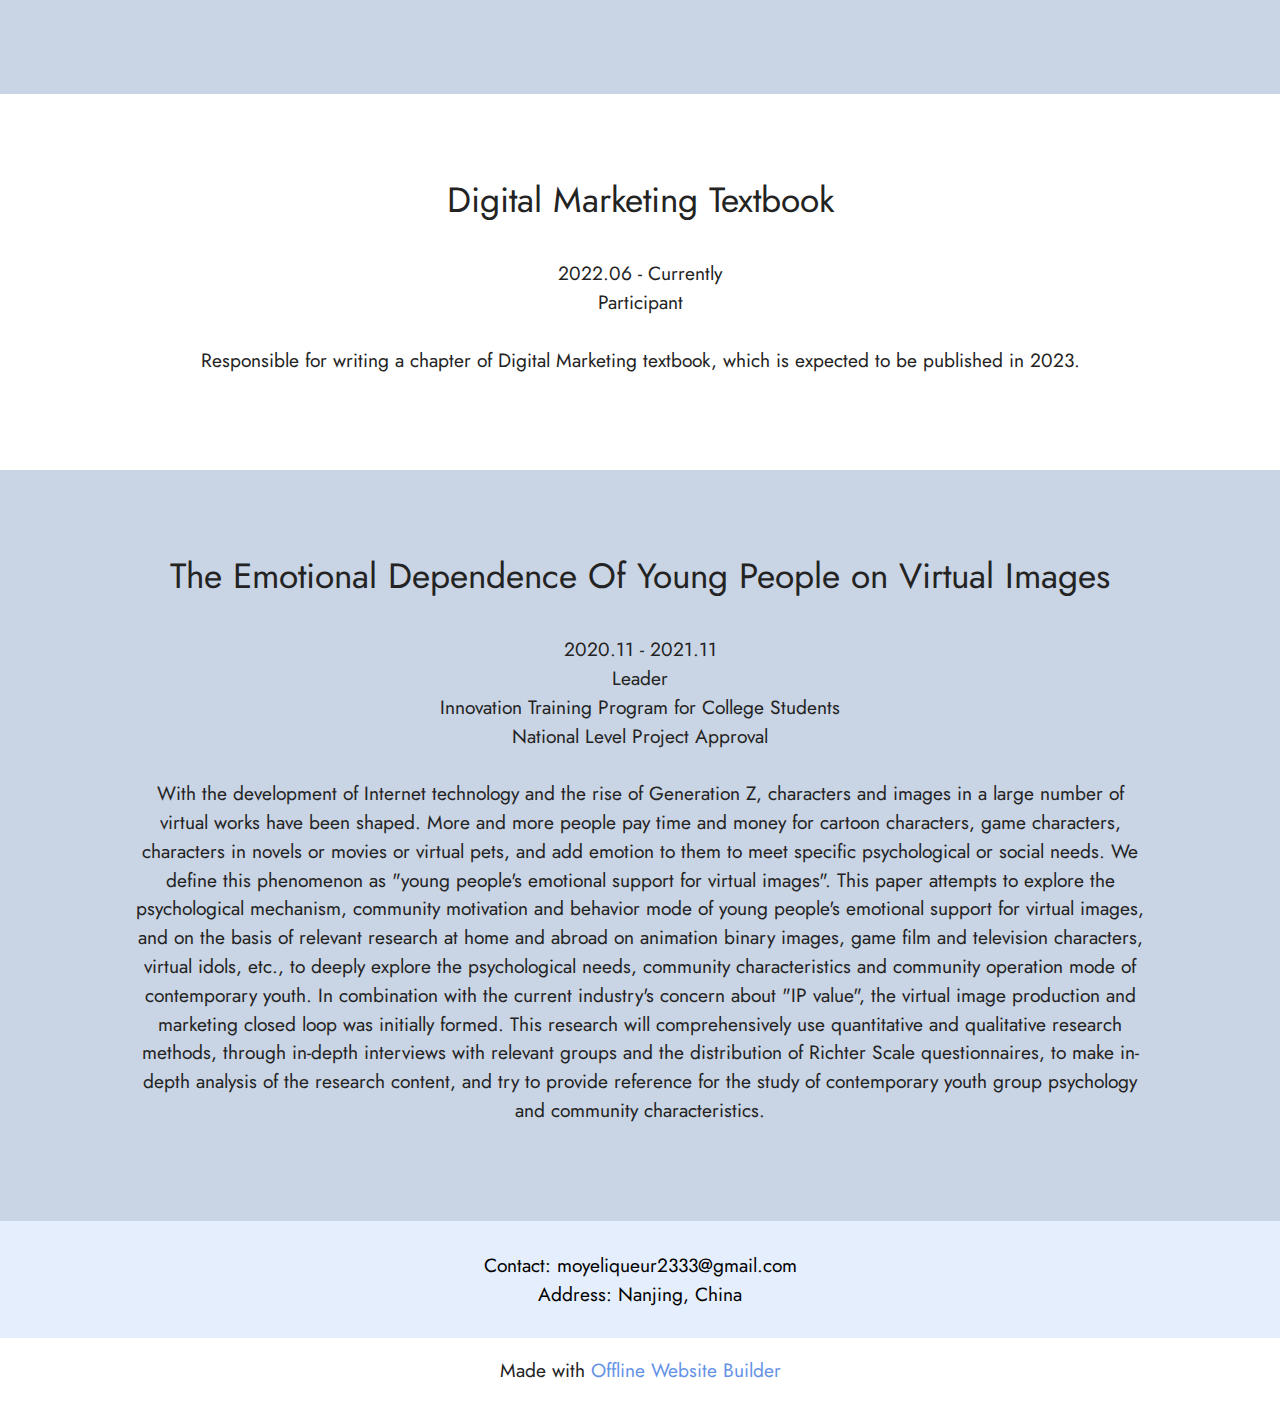
<file: page2.html>
<!DOCTYPE html>
<html  >
<head>
  <!-- Site made with Mobirise Website Builder v5.6.13, https://mobirise.com -->
  <meta charset="UTF-8">
  <meta http-equiv="X-UA-Compatible" content="IE=edge">
  <meta name="generator" content="Mobirise v5.6.13, mobirise.com">
  <meta name="twitter:card" content="summary_large_image"/>
  <meta name="twitter:image:src" content="">
  <meta property="og:image" content="">
  <meta name="twitter:title" content="Page 2">
  <meta name="viewport" content="width=device-width, initial-scale=1, minimum-scale=1">
  <link rel="shortcut icon" href="assets/images/logo.png" type="image/x-icon">
  <meta name="description" content="">
  
  
  <title>Page 2</title>
  <link rel="stylesheet" href="assets/bootstrap/css/bootstrap.min.css">
  <link rel="stylesheet" href="assets/bootstrap/css/bootstrap-grid.min.css">
  <link rel="stylesheet" href="assets/bootstrap/css/bootstrap-reboot.min.css">
  <link rel="stylesheet" href="assets/dropdown/css/style.css">
  <link rel="stylesheet" href="assets/socicon/css/styles.css">
  <link rel="stylesheet" href="assets/theme/css/style.css">
  <link rel="preload" href="https://fonts.googleapis.com/css?family=Jost:100,200,300,400,500,600,700,800,900,100i,200i,300i,400i,500i,600i,700i,800i,900i&display=swap" as="style" onload="this.onload=null;this.rel='stylesheet'">
  <noscript><link rel="stylesheet" href="https://fonts.googleapis.com/css?family=Jost:100,200,300,400,500,600,700,800,900,100i,200i,300i,400i,500i,600i,700i,800i,900i&display=swap"></noscript>
  <link rel="preload" as="style" href="assets/mobirise/css/mbr-additional.css"><link rel="stylesheet" href="assets/mobirise/css/mbr-additional.css" type="text/css">
  
  
  
  
</head>
<body>
  
  <section data-bs-version="5.1" class="menu menu1 cid-thtM3YUhGp" once="menu" id="menu1-1i">
    

    <nav class="navbar navbar-dropdown navbar-fixed-top navbar-expand-lg">
        <div class="container-fluid">
            <div class="navbar-brand">
                
                <span class="navbar-caption-wrap"><a class="navbar-caption text-black display-7" href="https://mobiri.se">Yunjie Fei</a></span>
            </div>
            <button class="navbar-toggler" type="button" data-toggle="collapse" data-bs-toggle="collapse" data-target="#navbarSupportedContent" data-bs-target="#navbarSupportedContent" aria-controls="navbarNavAltMarkup" aria-expanded="false" aria-label="Toggle navigation">
                <div class="hamburger">
                    <span></span>
                    <span></span>
                    <span></span>
                    <span></span>
                </div>
            </button>
            <div class="collapse navbar-collapse" id="navbarSupportedContent">
                <ul class="navbar-nav nav-dropdown nav-right" data-app-modern-menu="true"><li class="nav-item"><a class="nav-link link text-black text-primary display-4" href="index.html">Home</a></li>
                    <li class="nav-item"><a class="nav-link link text-black text-primary display-4" href="page1.html">CV</a></li><li class="nav-item"><a class="nav-link link text-black text-primary display-4" href="page2.html">Projects</a></li><li class="nav-item"><a class="nav-link link text-black text-primary display-4" href="page3.html">Practice</a></li>
                    <li class="nav-item"><a class="nav-link link text-black text-primary display-4" href="page4.html">More</a>
                    </li></ul>
                
                
            </div>
        </div>
    </nav>
</section>

<section data-bs-version="5.1" class="header3 cid-thtR6LbFoV" id="header3-1k">

    

    
    <div class="mbr-overlay" style="opacity: 0.8; background-color: rgb(72, 89, 120);"></div>

    <div class="align-center container">
        <div class="row justify-content-center">
            <div class="col-12 col-lg-11">
                <h1 class="mbr-section-title mbr-fonts-style mb-3 display-1"><strong>Projects</strong></h1>
                
                <p class="mbr-text mbr-fonts-style display-7"><br>Yunjie Fei, Nanjing University</p>
                
            </div>
        </div>
    </div>
</section>

<section data-bs-version="5.1" class="content5 cid-thtTdnwERK" id="content5-1l">
    
    <div class="container-fluid">
        <div class="row justify-content-center">
            <div class="col-md-12 col-lg-10">
                
                <h4 class="mbr-section-subtitle mbr-fonts-style mb-4 display-5">Unleashing the Power of Narratives in News: <br>The Impact of Wall Street Journal's Economic Narratives on the U.S. Subprime Crisis<br> (2005-2009)</h4>
                <p class="mbr-text mbr-fonts-style display-7">2021.10 - Currently<br>Leader<br>Paper presented at the Annual Conference of Computational，2022<br>ICA contribution in progress…<br><br>Can economic narratives of mass media affect the outbreak, development, and relief of economic crisis? Communication researchers argue that media has a great impact on social reality, but largely fail to connect it with broader social elements. Drawing on narrative economics, agenda setting theory, and cascading network activation model, we analyze news in the Wall Street Journal (2005-2009) using content analysis, multivariate time-series regression, and machine learning, to explore the relationship between economic narratives and the equity price during the U.S. subprime crisis. The findings show that economic narratives effectively affect and even predict the fluctuation of equity price. Moreover, positive and negative emotion in narratives significantly lead to the increase of equity trading volume. Our research underlines the power of narrative in news and enriches the theoretical framework of narrative economics.<br></p>
            </div>
        </div>
    </div>
</section>

<section data-bs-version="5.1" class="content5 cid-thtTeydH9i" id="content5-1m">
    
    <div class="container-fluid">
        <div class="row justify-content-center">
            <div class="col-md-12 col-lg-10">
                
                <h4 class="mbr-section-subtitle mbr-fonts-style mb-4 display-5">The Reinforcement of Opinion Polarization on Smart Media Platforms: Analyzing the News and Comments about Sino-US Relations on Toutiao</h4>
                <p class="mbr-text mbr-fonts-style display-7">2022.05 - Currently<br>Participant<br><br>Responsible for writing the&nbsp;conclusion chapter, which explained the multiple reinforcement mechanism of opinion polarization on smart media platforms.</p>
            </div>
        </div>
    </div>
</section>

<section data-bs-version="5.1" class="content5 cid-thtUrlx2Kh" id="content5-1n">
    
    <div class="container-fluid">
        <div class="row justify-content-center">
            <div class="col-md-12 col-lg-10">
                
                <h4 class="mbr-section-subtitle mbr-fonts-style mb-4 display-5">Digital Marketing Textbook</h4>
                <p class="mbr-text mbr-fonts-style display-7">2022.06 - Currently<br>Participant<br><br>Responsible for writing a chapter of Digital Marketing textbook, which is expected to be published in 2023.</p>
            </div>
        </div>
    </div>
</section>

<section data-bs-version="5.1" class="content5 cid-thu0FL9ZNL" id="content5-1v">
    
    <div class="container-fluid">
        <div class="row justify-content-center">
            <div class="col-md-12 col-lg-10">
                
                <h4 class="mbr-section-subtitle mbr-fonts-style mb-4 display-5">The Emotional Dependence Of Young People on Virtual Images</h4>
                <p class="mbr-text mbr-fonts-style display-7">2020.11 - 2021.11<br>Leader<br>Innovation Training Program for College Students<br>National Level Project Approval<br><br>With the development of Internet technology and the rise of Generation Z, characters and images in a large number of virtual works have been shaped. More and more people pay time and money for cartoon characters, game characters, characters in novels or movies or virtual pets, and add emotion to them to meet specific psychological or social needs. We define this phenomenon as "young people's emotional support for virtual images". This paper attempts to explore the psychological mechanism, community motivation and behavior mode of young people's emotional support for virtual images, and on the basis of relevant research at home and abroad on animation binary images, game film and television characters, virtual idols, etc., to deeply explore the psychological needs, community characteristics and community operation mode of contemporary youth. In combination with the current industry's concern about "IP value", the virtual image production and marketing closed loop was initially formed. This research will comprehensively use quantitative and qualitative research methods, through in-depth interviews with relevant groups and the distribution of Richter Scale questionnaires, to make in-depth analysis of the research content, and try to provide reference for the study of contemporary youth group psychology and community characteristics.</p>
            </div>
        </div>
    </div>
</section>

<section data-bs-version="5.1" class="footer7 cid-thtQmMXb8E" once="footers" id="footer7-1j">

    

    

    <div class="container">
        <div class="media-container-row align-center mbr-white">
            <div class="col-12">
                <p class="mbr-text mb-0 mbr-fonts-style display-7">Contact: moyeliqueur2333@gmail.com<br>Address: Nanjing, China<br></p>
            </div>
        </div>
    </div>
</section><section class="display-7" style="padding: 0;align-items: center;justify-content: center;flex-wrap: wrap;    align-content: center;display: flex;position: relative;height: 4rem;"><a href="https://mobiri.se/2869797" style="flex: 1 1;height: 4rem;position: absolute;width: 100%;z-index: 1;"><img alt="" style="height: 4rem;" src="[data-uri]"></a><p style="margin: 0;text-align: center;" class="display-7">Made with &#8204;</p><a style="z-index:1" href="https://mobirise.com/offline-website-builder.html">Offline Website Builder</a></section><script src="assets/bootstrap/js/bootstrap.bundle.min.js"></script>  <script src="assets/smoothscroll/smooth-scroll.js"></script>  <script src="assets/ytplayer/index.js"></script>  <script src="assets/dropdown/js/navbar-dropdown.js"></script>  <script src="assets/theme/js/script.js"></script>  
  
  
</body>
</html>
</file>
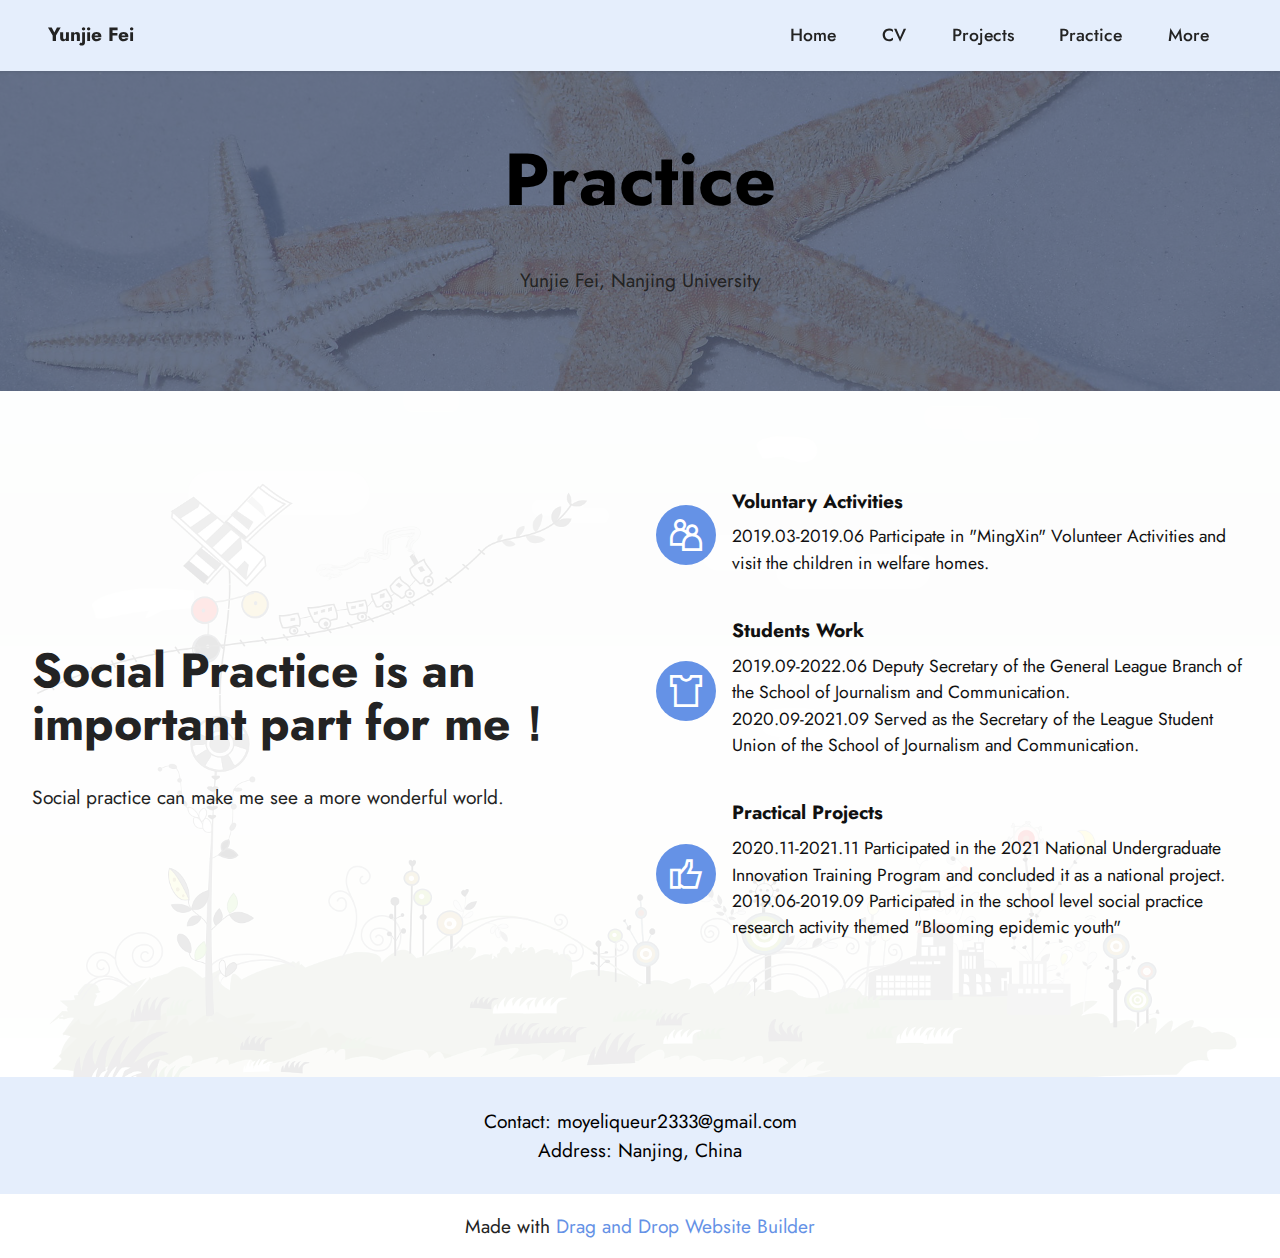
<file: page3.html>
<!DOCTYPE html>
<html  >
<head>
  <!-- Site made with Mobirise Website Builder v5.6.13, https://mobirise.com -->
  <meta charset="UTF-8">
  <meta http-equiv="X-UA-Compatible" content="IE=edge">
  <meta name="generator" content="Mobirise v5.6.13, mobirise.com">
  <meta name="twitter:card" content="summary_large_image"/>
  <meta name="twitter:image:src" content="">
  <meta property="og:image" content="">
  <meta name="twitter:title" content="Page 3">
  <meta name="viewport" content="width=device-width, initial-scale=1, minimum-scale=1">
  <link rel="shortcut icon" href="assets/images/logo.png" type="image/x-icon">
  <meta name="description" content="">
  
  
  <title>Page 3</title>
  <link rel="stylesheet" href="assets/web/assets/mobirise-icons2/mobirise2.css">
  <link rel="stylesheet" href="assets/bootstrap/css/bootstrap.min.css">
  <link rel="stylesheet" href="assets/bootstrap/css/bootstrap-grid.min.css">
  <link rel="stylesheet" href="assets/bootstrap/css/bootstrap-reboot.min.css">
  <link rel="stylesheet" href="assets/dropdown/css/style.css">
  <link rel="stylesheet" href="assets/socicon/css/styles.css">
  <link rel="stylesheet" href="assets/theme/css/style.css">
  <link rel="preload" href="https://fonts.googleapis.com/css?family=Jost:100,200,300,400,500,600,700,800,900,100i,200i,300i,400i,500i,600i,700i,800i,900i&display=swap" as="style" onload="this.onload=null;this.rel='stylesheet'">
  <noscript><link rel="stylesheet" href="https://fonts.googleapis.com/css?family=Jost:100,200,300,400,500,600,700,800,900,100i,200i,300i,400i,500i,600i,700i,800i,900i&display=swap"></noscript>
  <link rel="preload" as="style" href="assets/mobirise/css/mbr-additional.css"><link rel="stylesheet" href="assets/mobirise/css/mbr-additional.css" type="text/css">
  
  
  
  
</head>
<body>
  
  <section data-bs-version="5.1" class="menu menu1 cid-thtYH1CAru" once="menu" id="menu1-1p">
    

    <nav class="navbar navbar-dropdown navbar-fixed-top navbar-expand-lg">
        <div class="container-fluid">
            <div class="navbar-brand">
                
                <span class="navbar-caption-wrap"><a class="navbar-caption text-black display-7" href="https://mobiri.se">Yunjie Fei</a></span>
            </div>
            <button class="navbar-toggler" type="button" data-toggle="collapse" data-bs-toggle="collapse" data-target="#navbarSupportedContent" data-bs-target="#navbarSupportedContent" aria-controls="navbarNavAltMarkup" aria-expanded="false" aria-label="Toggle navigation">
                <div class="hamburger">
                    <span></span>
                    <span></span>
                    <span></span>
                    <span></span>
                </div>
            </button>
            <div class="collapse navbar-collapse" id="navbarSupportedContent">
                <ul class="navbar-nav nav-dropdown nav-right" data-app-modern-menu="true"><li class="nav-item"><a class="nav-link link text-black text-primary display-4" href="index.html">Home</a></li>
                    <li class="nav-item"><a class="nav-link link text-black text-primary display-4" href="page1.html">CV</a></li><li class="nav-item"><a class="nav-link link text-black text-primary display-4" href="page2.html">Projects</a></li><li class="nav-item"><a class="nav-link link text-black text-primary display-4" href="page3.html">Practice</a></li>
                    <li class="nav-item"><a class="nav-link link text-black text-primary display-4" href="page4.html">More</a>
                    </li></ul>
                
                
            </div>
        </div>
    </nav>
</section>

<section data-bs-version="5.1" class="header3 cid-thtYH1dQBJ" id="header3-1o">

    

    
    <div class="mbr-overlay" style="opacity: 0.8; background-color: rgb(72, 89, 120);"></div>

    <div class="align-center container">
        <div class="row justify-content-center">
            <div class="col-12 col-lg-11">
                <h1 class="mbr-section-title mbr-fonts-style mb-3 display-1"><strong>Practice</strong></h1>
                
                <p class="mbr-text mbr-fonts-style display-7"><br>Yunjie Fei, Nanjing University</p>
                
            </div>
        </div>
    </div>
</section>

<section data-bs-version="5.1" class="features12 cid-thu0cnQBWT" id="features13-1u">

    

    
    <div class="mbr-overlay" style="opacity: 0.9; background-color: rgb(255, 255, 255);">
    </div>
    <div class="container-fluid">
        <div class="row justify-content-center">
            <div class="col-12 col-lg-6">
                <div class="card-wrapper">
                    <div class="card-box align-left">
                        <h4 class="card-title mbr-fonts-style mb-4 display-2"><strong><br></strong><br><br><strong>Social Practice is an important part for me！</strong></h4>
                        <p class="mbr-text mbr-fonts-style mb-4 display-7">
                            Social practice can make me see a more wonderful world.</p>
                        
                    </div>
                </div>
            </div>
            <div class="col-12 col-lg-6">
                <div class="item mbr-flex">
                    <div class="icon-box">
                        <span class="mbr-iconfont mobi-mbri-users mobi-mbri"></span>
                    </div>
                    <div class="text-box">
                        <h4 class="icon-title mbr-black mbr-fonts-style display-7"><strong>Voluntary Activities</strong></h4>
                        <h5 class="icon-text mbr-black mbr-fonts-style display-4">2019.03-2019.06 Participate in "MingXin" Volunteer Activities and visit the children in welfare homes.</h5>
                    </div>
                </div>
                <div class="item mbr-flex">
                    <div class="icon-box">
                        <span class="mbr-iconfont mobi-mbri-website-theme mobi-mbri"></span>
                    </div>
                    <div class="text-box">
                        <h4 class="icon-title mbr-black mbr-fonts-style display-7"><strong>Students Work</strong></h4>
                        <h5 class="icon-text mbr-black mbr-fonts-style display-4">2019.09-2022.06 Deputy Secretary of the General League Branch of the School of Journalism and Communication.<br>2020.09-2021.09 Served as the Secretary of the League Student Union of the School of Journalism and Communication.</h5>
                    </div>
                </div>
                <div class="item mbr-flex">
                    <div class="icon-box">
                        <span class="mbr-iconfont mobi-mbri-like mobi-mbri"></span>
                    </div>
                    <div class="text-box">
                        <h4 class="icon-title mbr-black mbr-fonts-style display-7"><strong>Practical Projects</strong></h4>
                        <h5 class="icon-text mbr-black mbr-fonts-style display-4">2020.11-2021.11 Participated in the 2021 National Undergraduate Innovation Training Program and concluded it as a national project.<br>2019.06-2019.09 Participated in the school level social practice research activity themed "Blooming epidemic youth"</h5>
                    </div>
                </div>
            </div>
        </div>
    </div>
</section>

<section data-bs-version="5.1" class="footer7 cid-thtYH2lPYI" once="footers" id="footer7-1t">

    

    

    <div class="container">
        <div class="media-container-row align-center mbr-white">
            <div class="col-12">
                <p class="mbr-text mb-0 mbr-fonts-style display-7">Contact: moyeliqueur2333@gmail.com<br>Address: Nanjing, China<br></p>
            </div>
        </div>
    </div>
</section><section class="display-7" style="padding: 0;align-items: center;justify-content: center;flex-wrap: wrap;    align-content: center;display: flex;position: relative;height: 4rem;"><a href="https://mobiri.se/2869797" style="flex: 1 1;height: 4rem;position: absolute;width: 100%;z-index: 1;"><img alt="" style="height: 4rem;" src="[data-uri]"></a><p style="margin: 0;text-align: center;" class="display-7">Made with &#8204;</p><a style="z-index:1" href="https://mobirise.com/drag-drop-website-builder.html">Drag and Drop Website Builder</a></section><script src="assets/bootstrap/js/bootstrap.bundle.min.js"></script>  <script src="assets/smoothscroll/smooth-scroll.js"></script>  <script src="assets/ytplayer/index.js"></script>  <script src="assets/dropdown/js/navbar-dropdown.js"></script>  <script src="assets/theme/js/script.js"></script>  
  
  
</body>
</html>
</file>
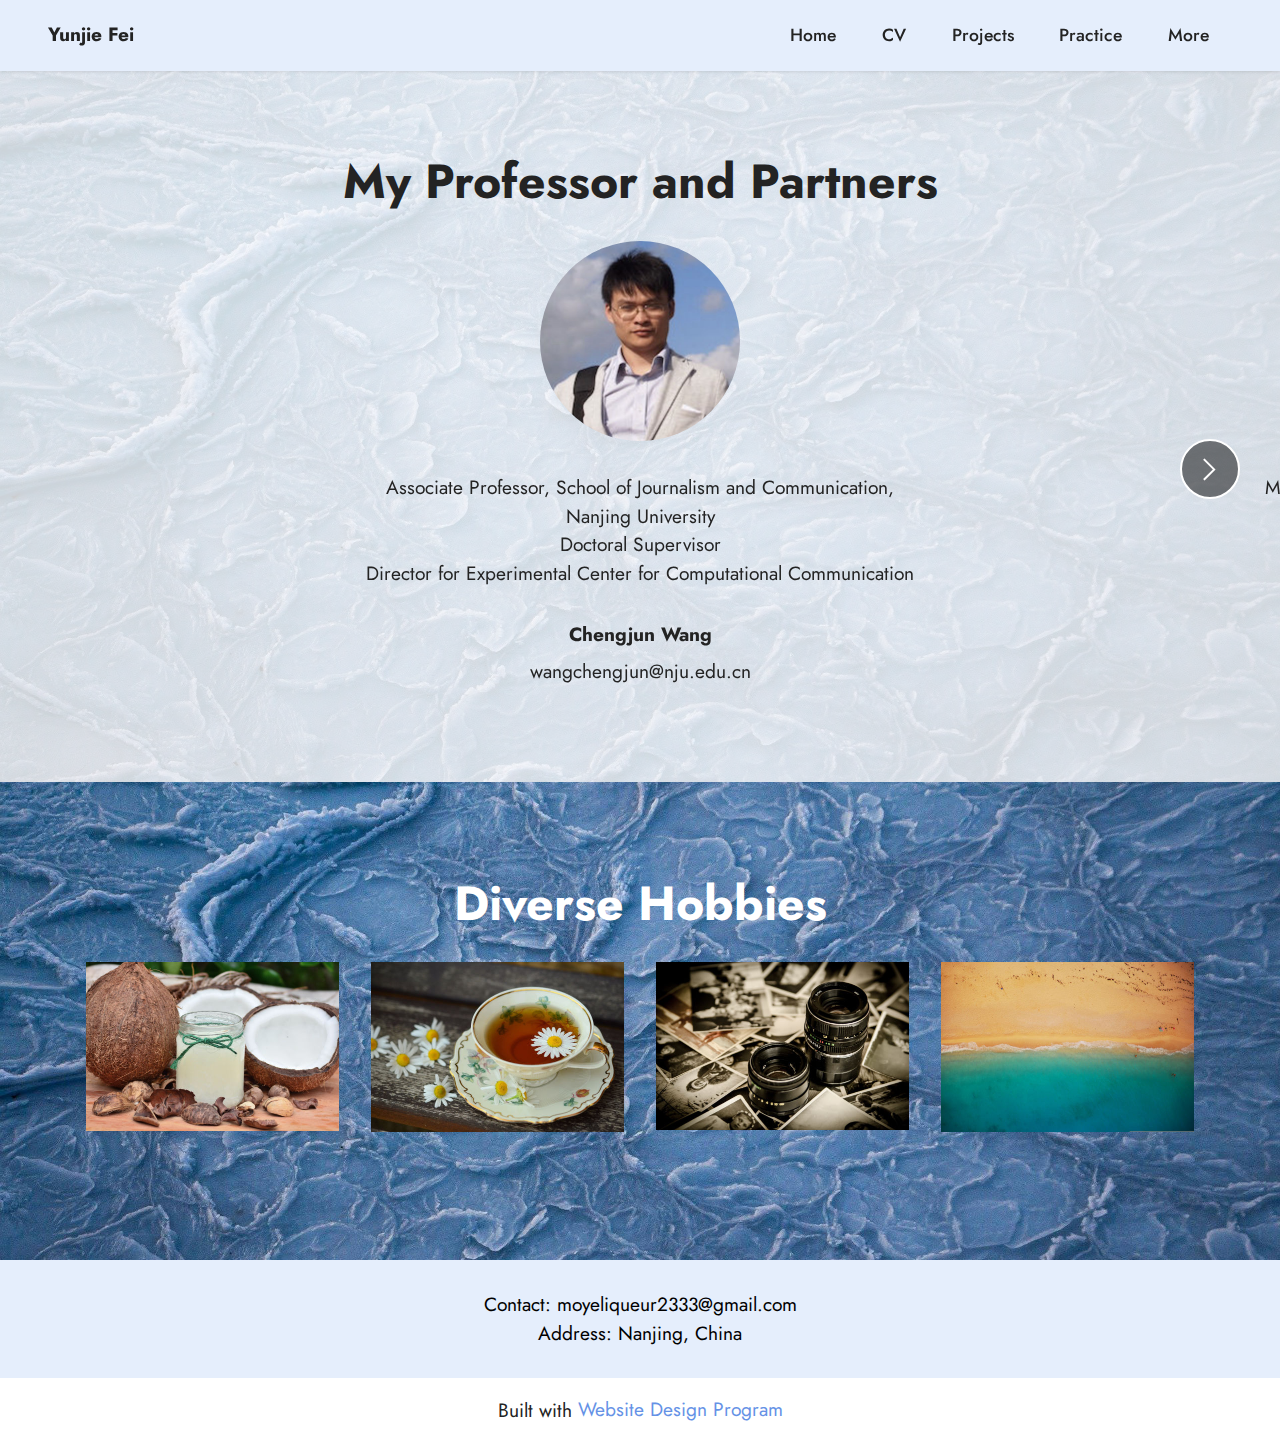
<file: page4.html>
<!DOCTYPE html>
<html  >
<head>
  <!-- Site made with Mobirise Website Builder v5.6.13, https://mobirise.com -->
  <meta charset="UTF-8">
  <meta http-equiv="X-UA-Compatible" content="IE=edge">
  <meta name="generator" content="Mobirise v5.6.13, mobirise.com">
  <meta name="twitter:card" content="summary_large_image"/>
  <meta name="twitter:image:src" content="">
  <meta property="og:image" content="">
  <meta name="twitter:title" content="Page 4">
  <meta name="viewport" content="width=device-width, initial-scale=1, minimum-scale=1">
  <link rel="shortcut icon" href="assets/images/logo.png" type="image/x-icon">
  <meta name="description" content="">
  
  
  <title>Page 4</title>
  <link rel="stylesheet" href="assets/web/assets/mobirise-icons2/mobirise2.css">
  <link rel="stylesheet" href="assets/bootstrap/css/bootstrap.min.css">
  <link rel="stylesheet" href="assets/bootstrap/css/bootstrap-grid.min.css">
  <link rel="stylesheet" href="assets/bootstrap/css/bootstrap-reboot.min.css">
  <link rel="stylesheet" href="assets/parallax/jarallax.css">
  <link rel="stylesheet" href="assets/dropdown/css/style.css">
  <link rel="stylesheet" href="assets/socicon/css/styles.css">
  <link rel="stylesheet" href="assets/theme/css/style.css">
  <link rel="preload" href="https://fonts.googleapis.com/css?family=Jost:100,200,300,400,500,600,700,800,900,100i,200i,300i,400i,500i,600i,700i,800i,900i&display=swap" as="style" onload="this.onload=null;this.rel='stylesheet'">
  <noscript><link rel="stylesheet" href="https://fonts.googleapis.com/css?family=Jost:100,200,300,400,500,600,700,800,900,100i,200i,300i,400i,500i,600i,700i,800i,900i&display=swap"></noscript>
  <link rel="preload" as="style" href="assets/mobirise/css/mbr-additional.css"><link rel="stylesheet" href="assets/mobirise/css/mbr-additional.css" type="text/css">
  
  
  
  
</head>
<body>
  
  <section data-bs-version="5.1" class="menu menu1 cid-thtYH1CAru" once="menu" id="menu1-1x">
    

    <nav class="navbar navbar-dropdown navbar-fixed-top navbar-expand-lg">
        <div class="container-fluid">
            <div class="navbar-brand">
                
                <span class="navbar-caption-wrap"><a class="navbar-caption text-black display-7" href="https://mobiri.se">Yunjie Fei</a></span>
            </div>
            <button class="navbar-toggler" type="button" data-toggle="collapse" data-bs-toggle="collapse" data-target="#navbarSupportedContent" data-bs-target="#navbarSupportedContent" aria-controls="navbarNavAltMarkup" aria-expanded="false" aria-label="Toggle navigation">
                <div class="hamburger">
                    <span></span>
                    <span></span>
                    <span></span>
                    <span></span>
                </div>
            </button>
            <div class="collapse navbar-collapse" id="navbarSupportedContent">
                <ul class="navbar-nav nav-dropdown nav-right" data-app-modern-menu="true"><li class="nav-item"><a class="nav-link link text-black text-primary display-4" href="index.html">Home</a></li>
                    <li class="nav-item"><a class="nav-link link text-black text-primary display-4" href="page1.html">CV</a></li><li class="nav-item"><a class="nav-link link text-black text-primary display-4" href="page2.html">Projects</a></li><li class="nav-item"><a class="nav-link link text-black text-primary display-4" href="page3.html">Practice</a></li>
                    <li class="nav-item"><a class="nav-link link text-black text-primary display-4" href="page4.html">More</a>
                    </li></ul>
                
                
            </div>
        </div>
    </nav>
</section>

<section data-bs-version="5.1" class="people5 mbr-embla cid-thubunDWzd" id="people5-1y">

    

    
    <div class="mbr-overlay" style="opacity: 0.8; background-color: rgb(255, 255, 255);">
    </div>

    <div class="position-relative text-center">
        <h3 class="mb-4 mbr-fonts-style display-2"><strong>My Professor and Partners</strong></h3>

        <div class="embla" data-skip-snaps="true" data-align="center" data-auto-play-interval="5" data-draggable="true">
            <div class="embla__viewport container-fluid">
                <div class="embla__container">
                    <div class="embla__slide slider-image item active" style="margin-left: 7rem; margin-right: 7rem;">
                        <div class="user">
                            <div class="user_image">
                                <div class="item-wrapper position-relative">
                                    <img src="assets/images/wechatimg670-600x793.jpg" alt="Mobirise Website Builder" data-slide-to="3" data-bs-slide-to="3">
                                </div>
                            </div>
                            <div class="user_text mb-4">
                                <p class="mbr-fonts-style display-7">Associate Professor, School of Journalism and Communication, Nanjing University<br>Doctoral Supervisor<br>Director for Experimental Center for Computational Communication<br></p>
                            </div>
                            <div class="user_name mbr-fonts-style mb-2 display-7"><strong>Chengjun Wang</strong></div>
                            <div class="user_desk mbr-fonts-style display-7">wangchengjun@nju.edu.cn</div>
                        </div>
                    </div><div class="embla__slide slider-image item" style="margin-left: 7rem; margin-right: 7rem;">
                        <div class="user">
                            <div class="user_image">
                                <div class="item-wrapper position-relative">
                                    <img src="assets/images/wechatimg672-600x605.jpg" alt="Mobirise Website Builder" data-slide-to="0" data-bs-slide-to="0">
                                </div>
                            </div>
                            <div class="user_text mb-4">
                                <p class="mbr-fonts-style display-7">Master of Journalism and Communication,<br>Nanjing University</p>
                            </div>
                            <div class="user_name mbr-fonts-style mb-2 display-7"><strong>Xinya Jiang</strong></div>
                            <div class="user_desk mbr-fonts-style display-7">
                                jiang-xinya@foxmail.com
                            </div>
                        </div>
                    </div><div class="embla__slide slider-image item" style="margin-left: 7rem; margin-right: 7rem;">
                        <div class="user">
                            <div class="user_image">
                                <div class="item-wrapper position-relative">
                                    <img src="assets/images/wechatimg671-600x699.jpeg" alt="Mobirise Website Builder" data-slide-to="1" data-bs-slide-to="1">
                                </div>
                            </div>
                            <div class="user_text mb-4">
                                <p class="mbr-fonts-style display-7">
                                    Master of Journalism and Communication, <br>Nanjing University
                                </p>
                            </div>
                            <div class="user_name mbr-fonts-style mb-2 display-7"><strong>Yixiao Sun</strong></div>
                            <div class="user_desk mbr-fonts-style display-7">
                                ywain.dagnysun@gmail.com
                            </div>
                        </div>
                    </div>
                    
                    
                </div>
            </div>
            <button class="embla__button embla__button--prev">
                <span class="mobi-mbri mobi-mbri-arrow-prev mbr-iconfont" aria-hidden="true"></span>
                <span class="sr-only visually-hidden visually-hidden">Previous</span>
            </button>
            <button class="embla__button embla__button--next">
                <span class="mobi-mbri mobi-mbri-arrow-next mbr-iconfont" aria-hidden="true"></span>
                <span class="sr-only visually-hidden visually-hidden">Next</span>
            </button>
        </div>
    </div>
</section>

<section data-bs-version="5.1" class="gallery5 mbr-gallery cid-thucrbKG0b" id="gallery5-1z">
    

    
    <div class="mbr-overlay" style="opacity: 0; background-color: rgb(250, 250, 250);">
    </div>

    <div class="container">
        <div class="mbr-section-head">
            <h3 class="mbr-section-title mbr-fonts-style align-center m-0 display-2"><strong>Diverse Hobbies</strong><strong><br></strong></h3>
            
        </div>
        <div class="row mbr-gallery mt-4">
            <div class="col-12 col-md-6 col-lg-3 item gallery-image">
                <div class="item-wrapper" data-toggle="modal" data-bs-toggle="modal" data-target="#tqzkNnVn5S-modal" data-bs-target="#tqzkNnVn5S-modal">
                    <img class="w-100" src="assets/images/mbr-506x337.jpg" alt="Mobirise Website Builder" data-slide-to="0" data-bs-slide-to="0" data-target="#lb-tqzkNnVn5S" data-bs-target="#lb-tqzkNnVn5S">
                    <div class="icon-wrapper">
                        <span class="mobi-mbri mobi-mbri-search mbr-iconfont mbr-iconfont-btn"></span>
                    </div>
                </div>
                
            </div>
            <div class="col-12 col-md-6 col-lg-3 item gallery-image">
                <div class="item-wrapper" data-toggle="modal" data-bs-toggle="modal" data-target="#tqzkNnVn5S-modal" data-bs-target="#tqzkNnVn5S-modal">
                    <img class="w-100" src="assets/images/mbr-506x339.jpg" alt="Mobirise Website Builder" data-slide-to="1" data-bs-slide-to="1" data-target="#lb-tqzkNnVn5S" data-bs-target="#lb-tqzkNnVn5S">
                    <div class="icon-wrapper">
                        <span class="mobi-mbri mobi-mbri-search mbr-iconfont mbr-iconfont-btn"></span>
                    </div>
                </div>
                
            </div>
            <div class="col-12 col-md-6 col-lg-3 item gallery-image">
                <div class="item-wrapper" data-toggle="modal" data-bs-toggle="modal" data-target="#tqzkNnVn5S-modal" data-bs-target="#tqzkNnVn5S-modal">
                    <img class="w-100" src="assets/images/mbr-506x335.jpg" alt="Mobirise Website Builder" data-slide-to="2" data-bs-slide-to="2" data-target="#lb-tqzkNnVn5S" data-bs-target="#lb-tqzkNnVn5S">
                    <div class="icon-wrapper">
                        <span class="mobi-mbri mobi-mbri-search mbr-iconfont mbr-iconfont-btn"></span>
                    </div>
                </div>
                
            </div>
            <div class="col-12 col-md-6 col-lg-3 item gallery-image">
                <div class="item-wrapper" data-toggle="modal" data-bs-toggle="modal" data-target="#tqzkNnVn5S-modal" data-bs-target="#tqzkNnVn5S-modal">
                    <img class="w-100" src="assets/images/mbr-506x340.jpg" alt="Mobirise Website Builder" data-slide-to="3" data-bs-slide-to="3" data-target="#lb-tqzkNnVn5S" data-bs-target="#lb-tqzkNnVn5S">
                    <div class="icon-wrapper">
                        <span class="mobi-mbri mobi-mbri-search mbr-iconfont mbr-iconfont-btn"></span>
                    </div>
                </div>
                
            </div>
        </div>

        <div class="modal mbr-slider" tabindex="-1" role="dialog" aria-hidden="true" id="tqzkNnVn5S-modal">
            <div class="modal-dialog" role="document">
                <div class="modal-content">
                    <div class="modal-body">
                        <div class="carousel slide" id="lb-tqzkNnVn5S" data-interval="5000" data-bs-interval="5000">
                            <div class="carousel-inner">
                                <div class="carousel-item active">
                                    <img class="d-block w-100" src="assets/images/mbr-506x337.jpg" alt="Mobirise Website Builder">
                                </div>
                                <div class="carousel-item">
                                    <img class="d-block w-100" src="assets/images/mbr-506x339.jpg" alt="Mobirise Website Builder">
                                </div>
                                <div class="carousel-item">
                                    <img class="d-block w-100" src="assets/images/mbr-506x335.jpg" alt="Mobirise Website Builder">
                                </div>
                                <div class="carousel-item">
                                    <img class="d-block w-100" src="assets/images/mbr-506x340.jpg" alt="Mobirise Website Builder">
                                </div>
                            </div>
                            <ol class="carousel-indicators">
                                <li data-slide-to="0" data-bs-slide-to="0" class="active" data-target="#lb-tqzkNnVn5S" data-bs-target="#lb-tqzkNnVn5S"></li>
                                <li data-slide-to="1" data-bs-slide-to="1" data-target="#lb-tqzkNnVn5S" data-bs-target="#lb-tqzkNnVn5S"></li>
                                <li data-slide-to="2" data-bs-slide-to="2" data-target="#lb-tqzkNnVn5S" data-bs-target="#lb-tqzkNnVn5S"></li>
                                <li data-slide-to="3" data-bs-slide-to="3" data-target="#lb-tqzkNnVn5S" data-bs-target="#lb-tqzkNnVn5S"></li>
                            </ol>
                            <a role="button" href="" class="close" data-dismiss="modal" data-bs-dismiss="modal" aria-label="Close">
                            </a>
                            <a class="carousel-control-prev carousel-control" role="button" data-slide="prev" data-bs-slide="prev" href="#lb-tqzkNnVn5S">
                                <span class="mobi-mbri mobi-mbri-arrow-prev" aria-hidden="true"></span>
                                <span class="sr-only visually-hidden">Previous</span>
                            </a>
                            <a class="carousel-control-next carousel-control" role="button" data-slide="next" data-bs-slide="next" href="#lb-tqzkNnVn5S">
                                <span class="mobi-mbri mobi-mbri-arrow-next" aria-hidden="true"></span>
                                <span class="sr-only visually-hidden">Next</span>
                            </a>
                        </div>
                    </div>
                </div>
            </div>
        </div>
    </div>
</section>

<section data-bs-version="5.1" class="footer7 cid-thtYH2lPYI" once="footers" id="footer7-1w">

    

    

    <div class="container">
        <div class="media-container-row align-center mbr-white">
            <div class="col-12">
                <p class="mbr-text mb-0 mbr-fonts-style display-7">Contact: moyeliqueur2333@gmail.com<br>Address: Nanjing, China<br></p>
            </div>
        </div>
    </div>
</section><section class="display-7" style="padding: 0;align-items: center;justify-content: center;flex-wrap: wrap;    align-content: center;display: flex;position: relative;height: 4rem;"><a href="https://mobiri.se/2869797" style="flex: 1 1;height: 4rem;position: absolute;width: 100%;z-index: 1;"><img alt="" style="height: 4rem;" src="[data-uri]"></a><p style="margin: 0;text-align: center;" class="display-7">Built with &#8204;</p><a style="z-index:1" href="https://mobirise.com/builder/web-design-program.html">Website Design Program</a></section><script src="assets/bootstrap/js/bootstrap.bundle.min.js"></script>  <script src="assets/parallax/jarallax.js"></script>  <script src="assets/smoothscroll/smooth-scroll.js"></script>  <script src="assets/ytplayer/index.js"></script>  <script src="assets/embla/embla.min.js"></script>  <script src="assets/embla/script.js"></script>  <script src="assets/dropdown/js/navbar-dropdown.js"></script>  <script src="assets/theme/js/script.js"></script>  
  
  
</body>
</html>
</file>
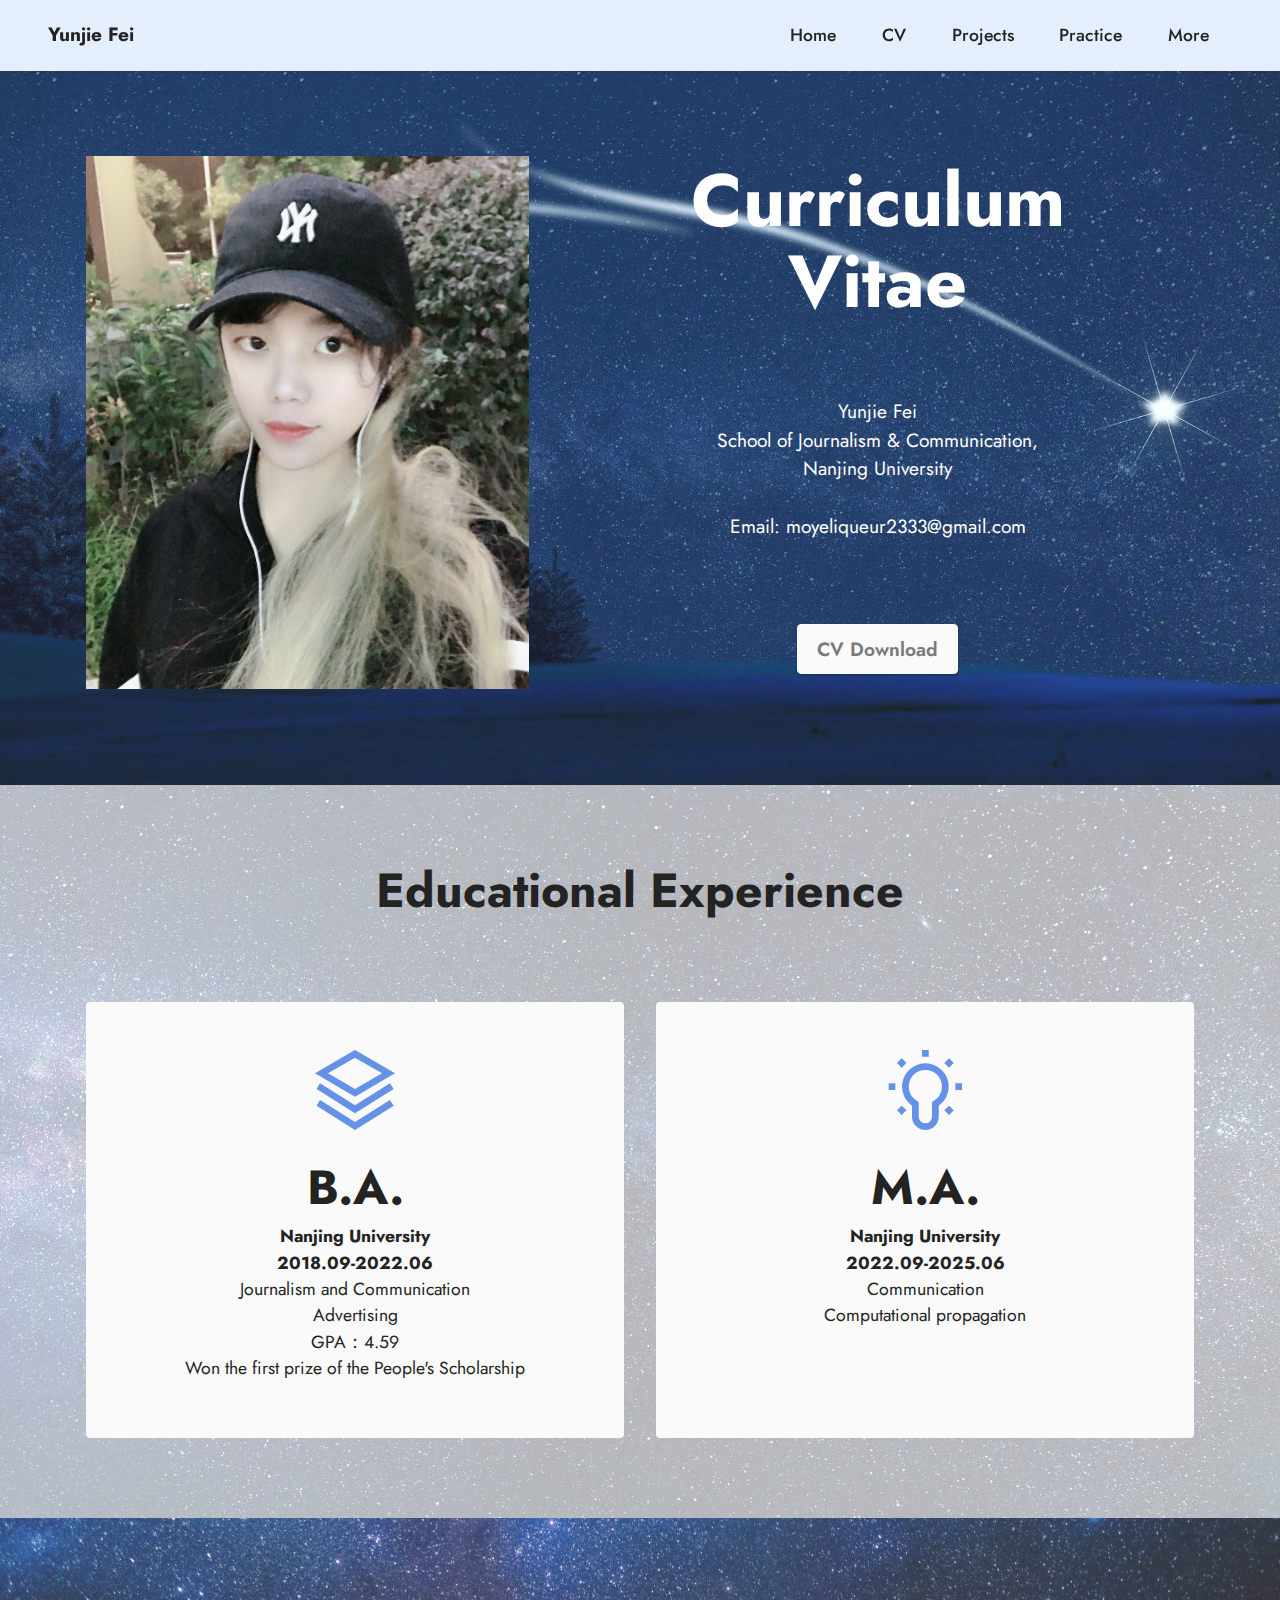
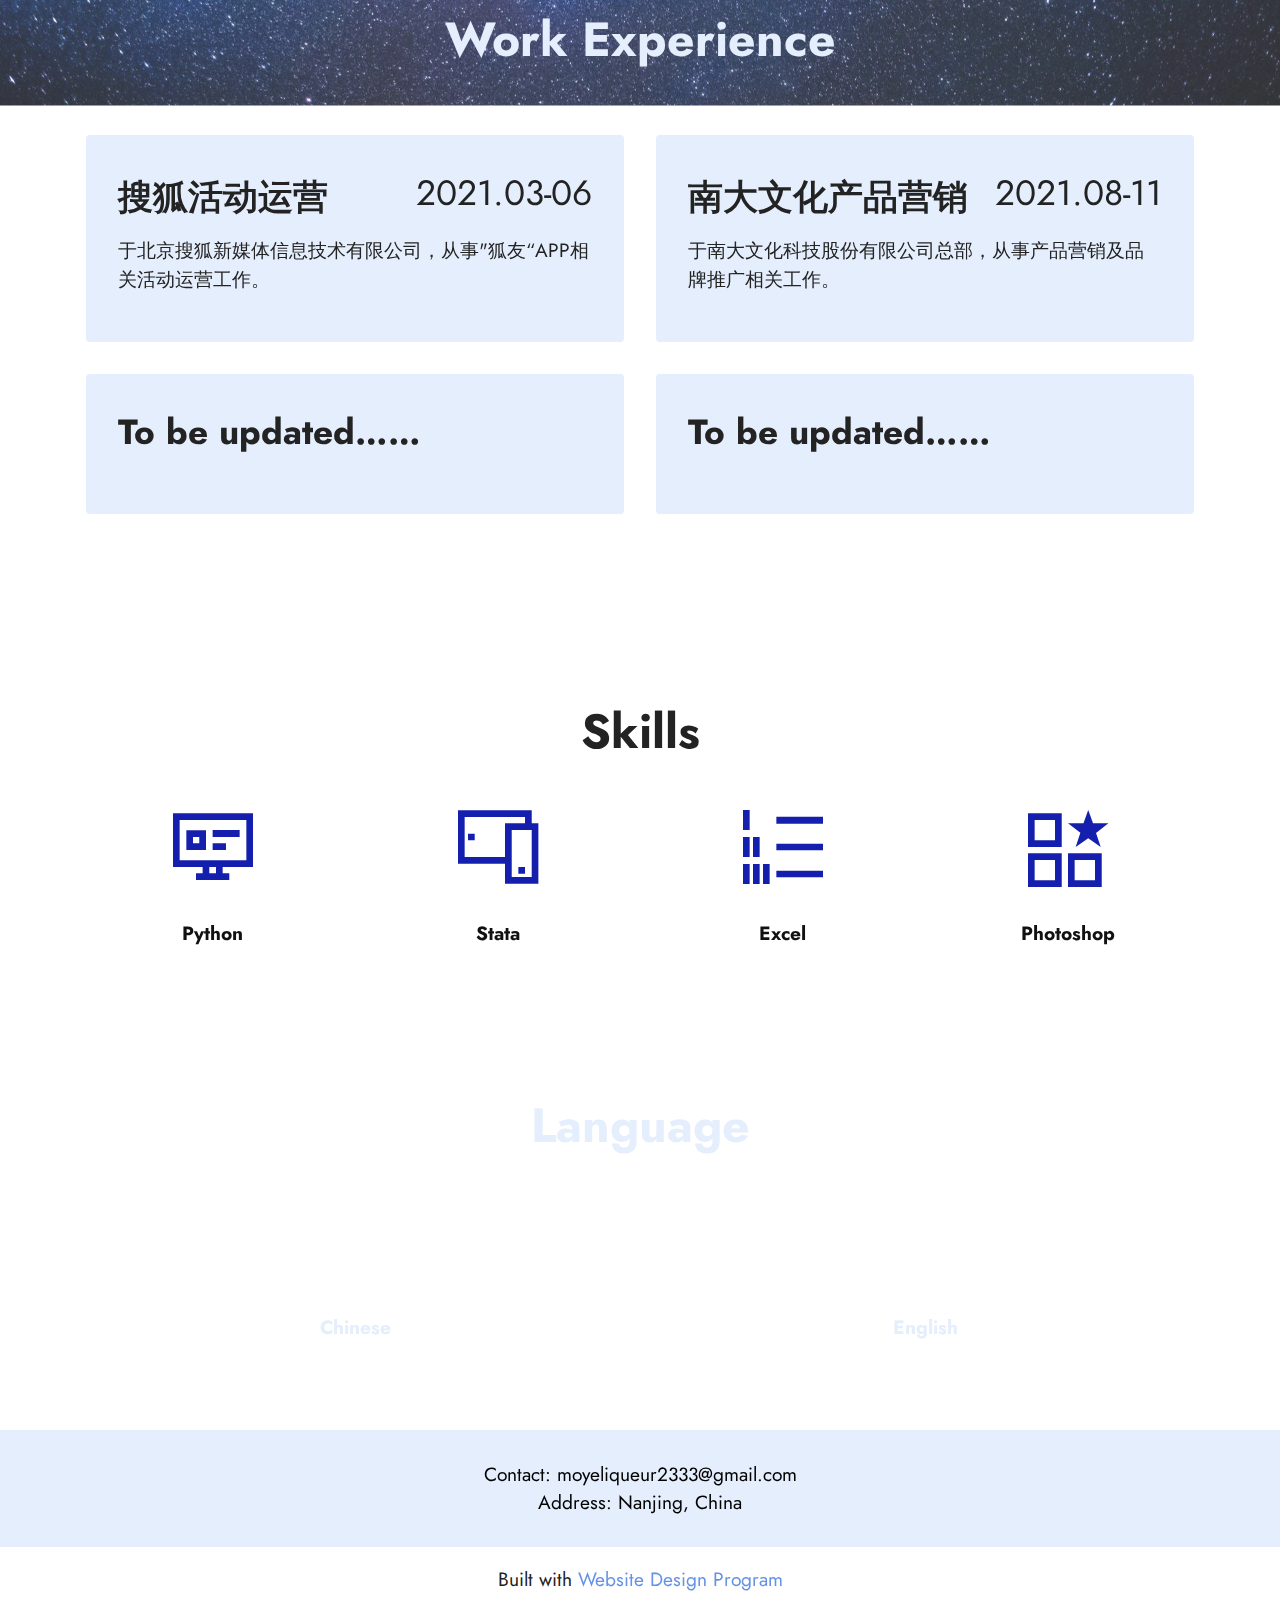
<file: yunjiefei.github.io/page1.html>
<!DOCTYPE html>
<html  >
<head>
  <!-- Site made with Mobirise Website Builder v5.6.13, https://mobirise.com -->
  <meta charset="UTF-8">
  <meta http-equiv="X-UA-Compatible" content="IE=edge">
  <meta name="generator" content="Mobirise v5.6.13, mobirise.com">
  <meta name="twitter:card" content="summary_large_image"/>
  <meta name="twitter:image:src" content="">
  <meta property="og:image" content="">
  <meta name="twitter:title" content="Page 1">
  <meta name="viewport" content="width=device-width, initial-scale=1, minimum-scale=1">
  <link rel="shortcut icon" href="assets/images/logo.png" type="image/x-icon">
  <meta name="description" content="">
  
  
  <title>Page 1</title>
  <link rel="stylesheet" href="assets/web/assets/mobirise-icons2/mobirise2.css">
  <link rel="stylesheet" href="assets/web/assets/mobirise-icons-bold/mobirise-icons-bold.css">
  <link rel="stylesheet" href="assets/bootstrap/css/bootstrap.min.css">
  <link rel="stylesheet" href="assets/bootstrap/css/bootstrap-grid.min.css">
  <link rel="stylesheet" href="assets/bootstrap/css/bootstrap-reboot.min.css">
  <link rel="stylesheet" href="assets/parallax/jarallax.css">
  <link rel="stylesheet" href="assets/dropdown/css/style.css">
  <link rel="stylesheet" href="assets/socicon/css/styles.css">
  <link rel="stylesheet" href="assets/theme/css/style.css">
  <link rel="preload" href="https://fonts.googleapis.com/css?family=Jost:100,200,300,400,500,600,700,800,900,100i,200i,300i,400i,500i,600i,700i,800i,900i&display=swap" as="style" onload="this.onload=null;this.rel='stylesheet'">
  <noscript><link rel="stylesheet" href="https://fonts.googleapis.com/css?family=Jost:100,200,300,400,500,600,700,800,900,100i,200i,300i,400i,500i,600i,700i,800i,900i&display=swap"></noscript>
  <link rel="preload" as="style" href="assets/mobirise/css/mbr-additional.css"><link rel="stylesheet" href="assets/mobirise/css/mbr-additional.css" type="text/css">
  
  
  
  
</head>
<body>
  
  <section data-bs-version="5.1" class="menu menu1 cid-thtM3YUhGp" once="menu" id="menu1-1f">
    

    <nav class="navbar navbar-dropdown navbar-fixed-top navbar-expand-lg">
        <div class="container-fluid">
            <div class="navbar-brand">
                
                <span class="navbar-caption-wrap"><a class="navbar-caption text-black display-7" href="https://mobiri.se">Yunjie Fei</a></span>
            </div>
            <button class="navbar-toggler" type="button" data-toggle="collapse" data-bs-toggle="collapse" data-target="#navbarSupportedContent" data-bs-target="#navbarSupportedContent" aria-controls="navbarNavAltMarkup" aria-expanded="false" aria-label="Toggle navigation">
                <div class="hamburger">
                    <span></span>
                    <span></span>
                    <span></span>
                    <span></span>
                </div>
            </button>
            <div class="collapse navbar-collapse" id="navbarSupportedContent">
                <ul class="navbar-nav nav-dropdown nav-right" data-app-modern-menu="true"><li class="nav-item"><a class="nav-link link text-black text-primary display-4" href="index.html">Home</a></li>
                    <li class="nav-item"><a class="nav-link link text-black text-primary display-4" href="page1.html">CV</a></li><li class="nav-item"><a class="nav-link link text-black text-primary display-4" href="page2.html">Projects</a></li><li class="nav-item"><a class="nav-link link text-black text-primary display-4" href="page3.html">Practice</a></li>
                    <li class="nav-item"><a class="nav-link link text-black text-primary display-4" href="page4.html">More</a>
                    </li></ul>
                
                
            </div>
        </div>
    </nav>
</section>

<section data-bs-version="5.1" class="header11 cid-thtLhJOz2h" id="header11-17">

    

    
    <div class="mbr-overlay" style="opacity: 0.1; background-color: rgb(255, 255, 255);"></div>

    <div class="container">
        <div class="row justify-content-center">
            <div class="col-12 col-md-5 image-wrapper">
                <img class="w-100" src="assets/images/wechatimg656-996x1198.jpg" alt="Mobirise Website Builder">
            </div>
            <div class="col-12 col-md">
                <div class="text-wrapper text-center">
                    <h1 class="mbr-section-title mbr-fonts-style mb-3 display-1"><strong>Curriculum Vitae</strong></h1>
                    <p class="mbr-text mbr-fonts-style display-7"><br><br>Yunjie Fei<br>School of Journalism &amp; Communication,<br>Nanjing University<br><br>Email: moyeliqueur2333@gmail.com<br><br><br></p>
                    <div class="mbr-section-btn mt-3"><a class="btn btn-white display-7" href="assets/files/.pdf">CV Download</a></div>
                </div>
            </div>
        </div>
    </div>
</section>

<section data-bs-version="5.1" class="contacts1 cid-thtLzS3L61" id="contacts1-1a">

    

    
    <div class="mbr-overlay" style="opacity: 0.7; background-color: rgb(255, 255, 255);">
    </div>
    <div class="container">
        <div class="mbr-section-head">
            <h3 class="mbr-section-title mbr-fonts-style align-center mb-0 display-2">
                <strong>Educational</strong>&nbsp;<strong>Experience</strong><br><strong><br></strong></h3>
            
        </div>
        <div class="row justify-content-center mt-4">
            <div class="card col-12 col-lg-6">
                <div class="card-wrapper">
                    <div class="card-box align-center">
                        <div class="image-wrapper">
                            <span class="mbr-iconfont mobi-mbri-layers mobi-mbri"></span>
                        </div>
                        <h4 class="card-title mbr-fonts-style mb-2 display-2">
                            <strong>B.A.</strong></h4>
                        <p class="mbr-text mbr-fonts-style mb-2 display-4"><strong>Nanjing University</strong><br><strong>2018.09-2022.06</strong><br>Journalism and Communication<br>Advertising<br>GPA：4.59<br>Won the first prize of the People's Scholarship</p>
                        
                    </div>
                </div>
            </div>
            <div class="card col-12 col-lg-6">
                <div class="card-wrapper">
                    <div class="card-box align-center">
                        <div class="image-wrapper">
                            <span class="mbr-iconfont mobi-mbri-idea mobi-mbri"></span>
                        </div>
                        <h4 class="card-title mbr-fonts-style align-center mb-2 display-2"><strong>M.A.</strong></h4>
                        <p class="mbr-text mbr-fonts-style mb-2 display-4"><strong>Nanjing University<br>2022.09-2025.06</strong><br>Communication<br>Computational propagation</p>
                        
                    </div>
                </div>
            </div>
        </div>
    </div>
</section>

<section data-bs-version="5.1" class="features7 cid-thtLCaCqVA mbr-parallax-background" id="features8-1b">
    <!---->
    

    
    <div class="mbr-overlay" style="opacity: 0.2; background-color: rgb(255, 255, 255);">
    </div>
    <div class="container">
        <div class="row">
            <div class="title col-12">
                <h5 class="mbr-section-title mbr-fonts-style mb-3 display-2">
                    <strong>Work Experience</strong><br><strong><br></strong></h5>
                
            </div>
            <div class="card col-12 col-md-6">
                <div class="card-wrapper">
                    <div class="top-line">
                        <h6 class="card-title mbr-fonts-style display-5"><strong>搜狐活动运营</strong></h6>
                        <p class="mbr-text cost mbr-fonts-style display-5">2021.03-06</p>
                    </div>
                    <div class="bottom-line">
                        <p class="mbr-text mbr-fonts-style display-7">于北京搜狐新媒体信息技术有限公司，从事"狐友“APP相关活动运营工作。</p>
                    </div>
                </div>
            </div>
            <div class="card col-12 col-md-6">
                <div class="card-wrapper">
                    <div class="top-line">
                        <h6 class="card-title mbr-fonts-style display-5">
                            <strong>南大文化产品营销</strong></h6>
                        <p class="mbr-text cost mbr-fonts-style display-5">2021.08-11</p>
                    </div>
                    <div class="bottom-line">
                        <p class="mbr-text mbr-fonts-style display-7">于南大文化科技股份有限公司总部，从事产品营销及品牌推广相关工作。</p>
                    </div>
                </div>
            </div>
            <div class="card col-12 col-md-6">
                <div class="card-wrapper">
                    <div class="top-line">
                        <h6 class="card-title mbr-fonts-style display-5"><strong>To be updated……</strong></h6>
                        <p class="mbr-text cost mbr-fonts-style display-5"></p>
                    </div>
                    <div class="bottom-line">
                        <p class="mbr-text mbr-fonts-style display-7"></p>
                    </div>
                </div>
            </div>
            <div class="card col-12 col-md-6">
                <div class="card-wrapper">
                    <div class="top-line">
                        <h6 class="card-title mbr-fonts-style display-5"><strong>To be updated……</strong></h6>
                        <p class="mbr-text cost mbr-fonts-style display-5"></p>
                    </div>
                    <div class="bottom-line">
                        <p class="mbr-text mbr-fonts-style display-7"></p>
                    </div>
                </div>
            </div>
            
            
            
            
            
            
            
            
        </div>
    </div>
</section>

<section data-bs-version="5.1" class="features13 cid-thtLCxU6Ln mbr-parallax-background" id="features14-1c">
    

    
    <div class="mbr-overlay" style="opacity: 0.7; background-color: rgb(255, 255, 255);">
    </div>
    <div class="container">
        <div class="row">
            <div class="col-12">
                <h3 class="mbr-section-title align-center mb-4 mbr-fonts-style display-2"><strong>Skills</strong></h3>
            </div>
            <div class="card col-12 col-md-4 col-lg-2 p-3">
                <div class="card-wrapper">
                    <div class="card-box align-center">
                        <span class="mbr-iconfont mobi-mbri-sites mobi-mbri" style="color: rgb(20, 32, 173); fill: rgb(20, 32, 173);"></span>
                        <h4 class="card-title align-center mbr-black mbr-fonts-style display-7"><strong>Python</strong></h4>
                    </div>
                </div>
            </div>
            <div class="card p-3 col-12 col-md-4 col-lg-2">
                <div class="card-wrapper">
                    <div class="card-box align-center">
                        <span class="mbr-iconfont mobi-mbri-responsive mobi-mbri" style="color: rgb(20, 32, 173); fill: rgb(20, 32, 173);"></span>
                        <h4 class="card-title align-center mbr-black mbr-fonts-style display-7">
                            <strong>Stata</strong></h4>
                    </div>
                </div>
            </div>
            <div class="card p-3 col-12 col-md-4 col-lg-2">
                <div class="card-wrapper">
                    <div class="card-box align-center">
                        <span class="mbr-iconfont mobi-mbri-numbered-list mobi-mbri" style="color: rgb(20, 32, 173); fill: rgb(20, 32, 173);"></span>
                        <h4 class="card-title align-center mbr-black mbr-fonts-style display-7">
                            <strong>Excel</strong></h4>
                    </div>
                </div>
            </div>
            <div class="card p-3 col-12 col-md-4 col-lg-2">
                <div class="card-wrapper">
                    <div class="card-box align-center">
                        <span class="mbr-iconfont mobi-mbri-features mobi-mbri" style="color: rgb(20, 32, 173); fill: rgb(20, 32, 173);"></span>
                        <h4 class="card-title align-center mbr-black mbr-fonts-style display-7">
                            <strong>Photoshop</strong></h4>
                    </div>
                </div>
            </div>
            
            
        </div>
    </div>
</section>

<section data-bs-version="5.1" class="features13 cid-thtLCQqXu3 mbr-parallax-background" id="features14-1d">
    

    
    <div class="mbr-overlay" style="opacity: 0.2; background-color: rgb(255, 255, 255);">
    </div>
    <div class="container">
        <div class="row">
            <div class="col-12">
                <h3 class="mbr-section-title align-center mb-4 mbr-fonts-style display-2"><strong>Language</strong></h3>
            </div>
            <div class="card col-12 col-md-4 col-lg-2 p-3">
                <div class="card-wrapper">
                    <div class="card-box align-center">
                        <span class="mbr-iconfont mbrib-chat" style="color: rgb(255, 255, 255); fill: rgb(255, 255, 255);"></span>
                        <h4 class="card-title align-center mbr-black mbr-fonts-style display-7">
                            <strong>Chinese</strong></h4>
                    </div>
                </div>
            </div>
            <div class="card p-3 col-12 col-md-4 col-lg-2">
                <div class="card-wrapper">
                    <div class="card-box align-center">
                        <span class="mbr-iconfont mobi-mbri-globe mobi-mbri" style="color: rgb(255, 255, 255); fill: rgb(255, 255, 255);"></span>
                        <h4 class="card-title align-center mbr-black mbr-fonts-style display-7">
                            <strong>English</strong></h4>
                    </div>
                </div>
            </div>
            
            
            
            
        </div>
    </div>
</section>

<section data-bs-version="5.1" class="footer7 cid-thtQmMXb8E" once="footers" id="footer7-1h">

    

    

    <div class="container">
        <div class="media-container-row align-center mbr-white">
            <div class="col-12">
                <p class="mbr-text mb-0 mbr-fonts-style display-7">Contact: moyeliqueur2333@gmail.com<br>Address: Nanjing, China<br></p>
            </div>
        </div>
    </div>
</section><section class="display-7" style="padding: 0;align-items: center;justify-content: center;flex-wrap: wrap;    align-content: center;display: flex;position: relative;height: 4rem;"><a href="https://mobiri.se/2869797" style="flex: 1 1;height: 4rem;position: absolute;width: 100%;z-index: 1;"><img alt="" style="height: 4rem;" src="[data-uri]"></a><p style="margin: 0;text-align: center;" class="display-7">Built with &#8204;</p><a style="z-index:1" href="https://mobirise.com/builder/web-design-program.html">Website Design Program</a></section><script src="assets/bootstrap/js/bootstrap.bundle.min.js"></script>  <script src="assets/parallax/jarallax.js"></script>  <script src="assets/smoothscroll/smooth-scroll.js"></script>  <script src="assets/ytplayer/index.js"></script>  <script src="assets/dropdown/js/navbar-dropdown.js"></script>  <script src="assets/theme/js/script.js"></script>  
  
  
</body>
</html>
</file>
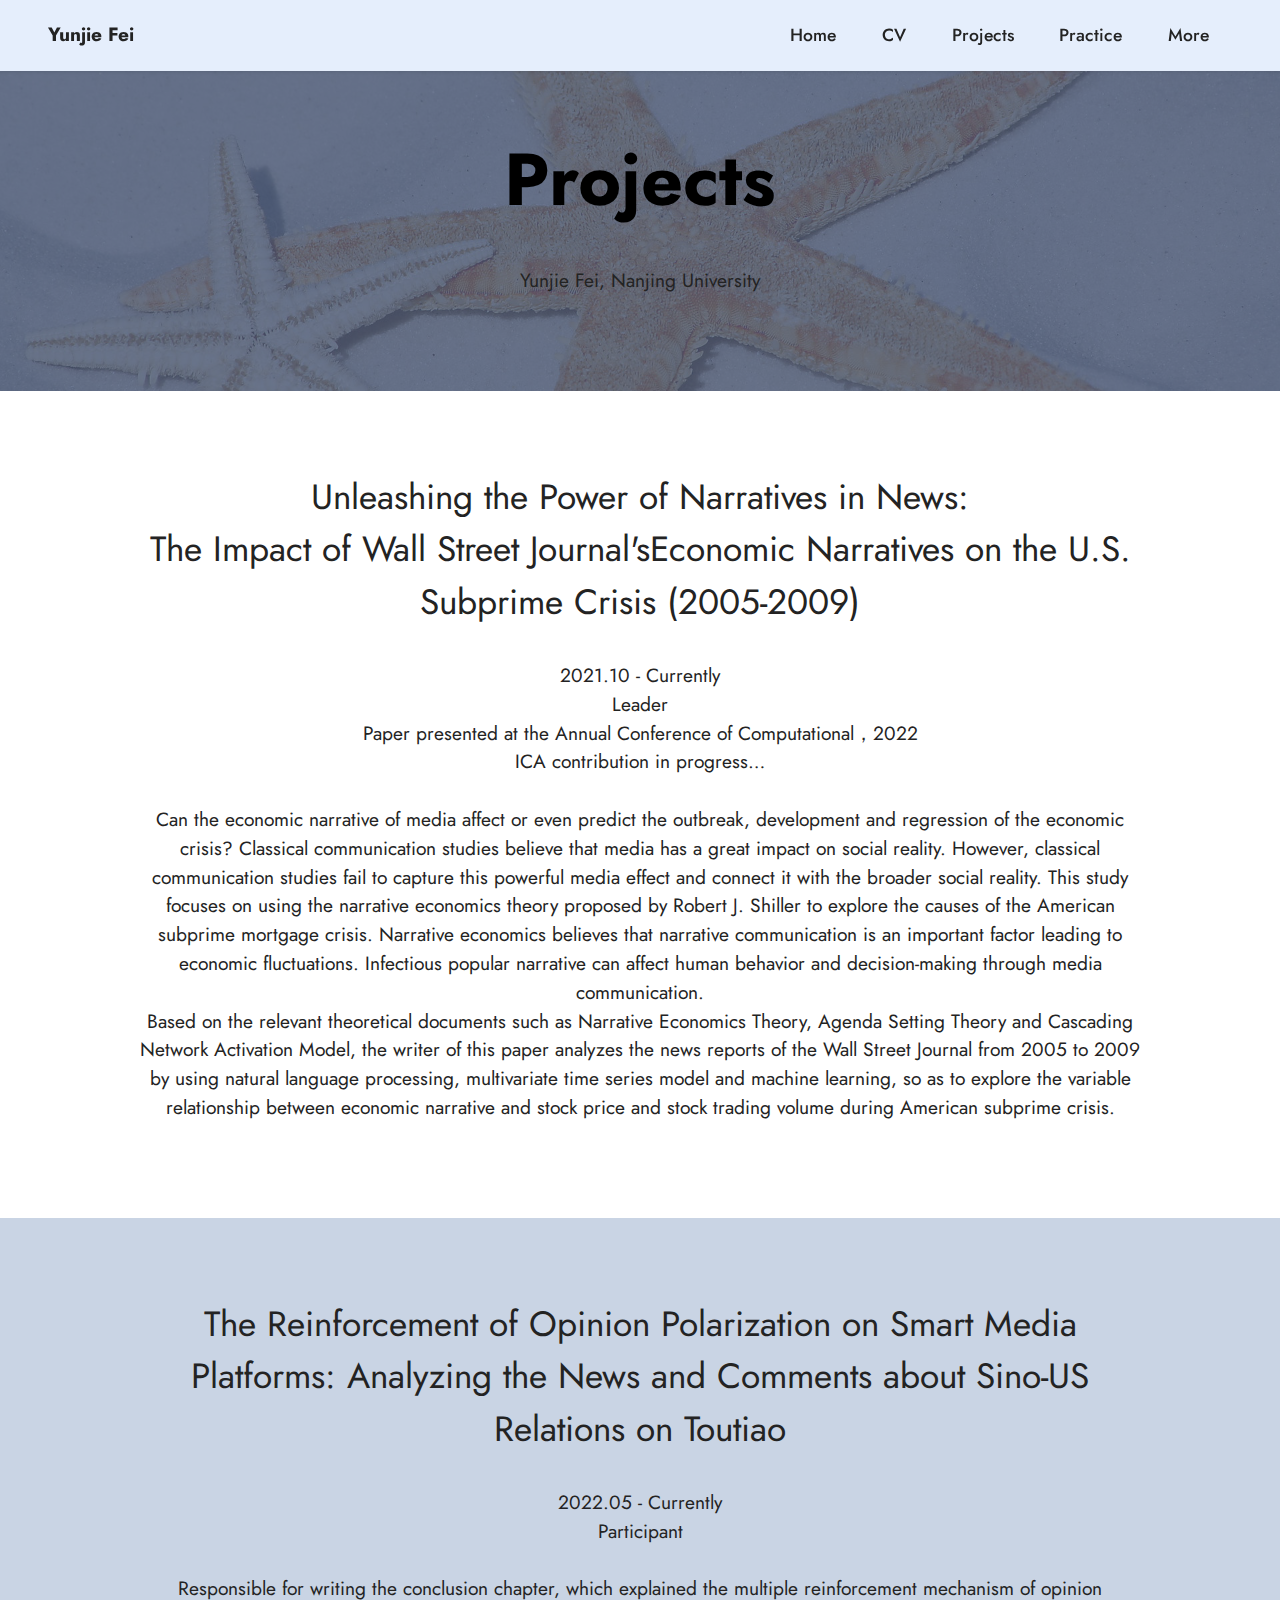
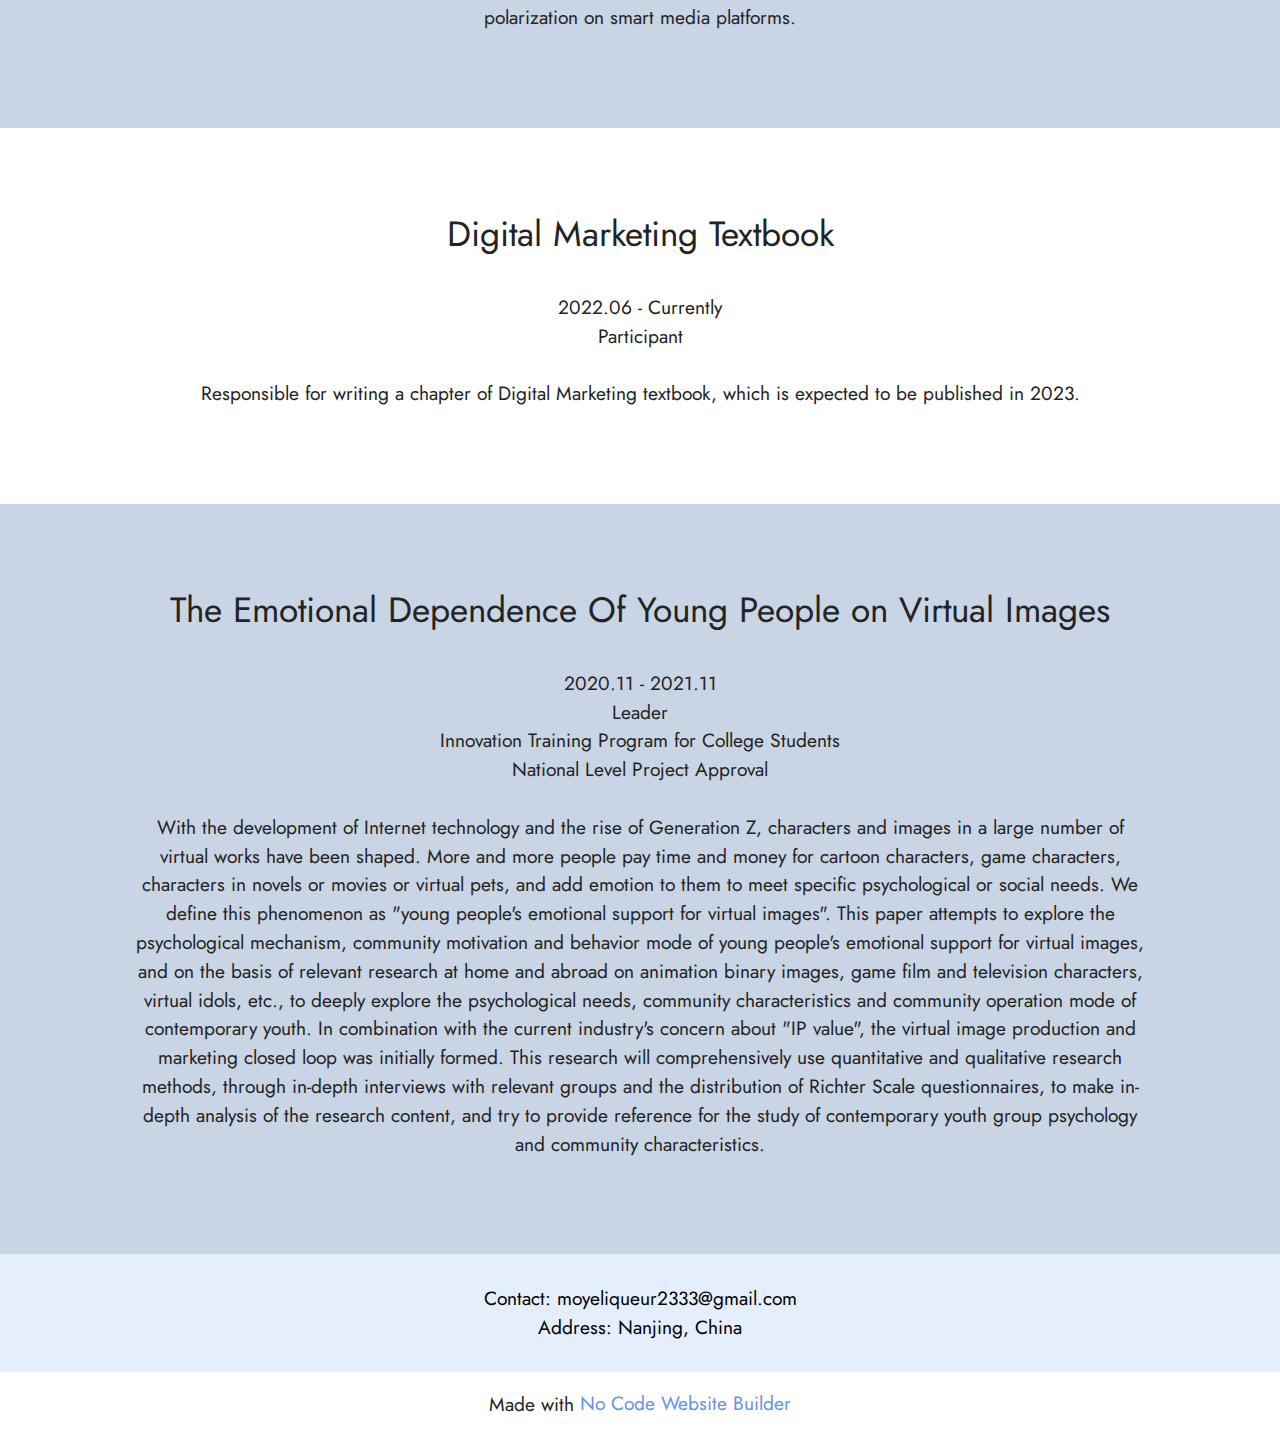
<file: yunjiefei.github.io/page2.html>
<!DOCTYPE html>
<html  >
<head>
  <!-- Site made with Mobirise Website Builder v5.6.13, https://mobirise.com -->
  <meta charset="UTF-8">
  <meta http-equiv="X-UA-Compatible" content="IE=edge">
  <meta name="generator" content="Mobirise v5.6.13, mobirise.com">
  <meta name="twitter:card" content="summary_large_image"/>
  <meta name="twitter:image:src" content="">
  <meta property="og:image" content="">
  <meta name="twitter:title" content="Page 2">
  <meta name="viewport" content="width=device-width, initial-scale=1, minimum-scale=1">
  <link rel="shortcut icon" href="assets/images/logo.png" type="image/x-icon">
  <meta name="description" content="">
  
  
  <title>Page 2</title>
  <link rel="stylesheet" href="assets/bootstrap/css/bootstrap.min.css">
  <link rel="stylesheet" href="assets/bootstrap/css/bootstrap-grid.min.css">
  <link rel="stylesheet" href="assets/bootstrap/css/bootstrap-reboot.min.css">
  <link rel="stylesheet" href="assets/dropdown/css/style.css">
  <link rel="stylesheet" href="assets/socicon/css/styles.css">
  <link rel="stylesheet" href="assets/theme/css/style.css">
  <link rel="preload" href="https://fonts.googleapis.com/css?family=Jost:100,200,300,400,500,600,700,800,900,100i,200i,300i,400i,500i,600i,700i,800i,900i&display=swap" as="style" onload="this.onload=null;this.rel='stylesheet'">
  <noscript><link rel="stylesheet" href="https://fonts.googleapis.com/css?family=Jost:100,200,300,400,500,600,700,800,900,100i,200i,300i,400i,500i,600i,700i,800i,900i&display=swap"></noscript>
  <link rel="preload" as="style" href="assets/mobirise/css/mbr-additional.css"><link rel="stylesheet" href="assets/mobirise/css/mbr-additional.css" type="text/css">
  
  
  
  
</head>
<body>
  
  <section data-bs-version="5.1" class="menu menu1 cid-thtM3YUhGp" once="menu" id="menu1-1i">
    

    <nav class="navbar navbar-dropdown navbar-fixed-top navbar-expand-lg">
        <div class="container-fluid">
            <div class="navbar-brand">
                
                <span class="navbar-caption-wrap"><a class="navbar-caption text-black display-7" href="https://mobiri.se">Yunjie Fei</a></span>
            </div>
            <button class="navbar-toggler" type="button" data-toggle="collapse" data-bs-toggle="collapse" data-target="#navbarSupportedContent" data-bs-target="#navbarSupportedContent" aria-controls="navbarNavAltMarkup" aria-expanded="false" aria-label="Toggle navigation">
                <div class="hamburger">
                    <span></span>
                    <span></span>
                    <span></span>
                    <span></span>
                </div>
            </button>
            <div class="collapse navbar-collapse" id="navbarSupportedContent">
                <ul class="navbar-nav nav-dropdown nav-right" data-app-modern-menu="true"><li class="nav-item"><a class="nav-link link text-black text-primary display-4" href="index.html">Home</a></li>
                    <li class="nav-item"><a class="nav-link link text-black text-primary display-4" href="page1.html">CV</a></li><li class="nav-item"><a class="nav-link link text-black text-primary display-4" href="page2.html">Projects</a></li><li class="nav-item"><a class="nav-link link text-black text-primary display-4" href="page3.html">Practice</a></li>
                    <li class="nav-item"><a class="nav-link link text-black text-primary display-4" href="page4.html">More</a>
                    </li></ul>
                
                
            </div>
        </div>
    </nav>
</section>

<section data-bs-version="5.1" class="header3 cid-thtR6LbFoV" id="header3-1k">

    

    
    <div class="mbr-overlay" style="opacity: 0.8; background-color: rgb(72, 89, 120);"></div>

    <div class="align-center container">
        <div class="row justify-content-center">
            <div class="col-12 col-lg-11">
                <h1 class="mbr-section-title mbr-fonts-style mb-3 display-1"><strong>Projects</strong></h1>
                
                <p class="mbr-text mbr-fonts-style display-7"><br>Yunjie Fei, Nanjing University</p>
                
            </div>
        </div>
    </div>
</section>

<section data-bs-version="5.1" class="content5 cid-thtTdnwERK" id="content5-1l">
    
    <div class="container-fluid">
        <div class="row justify-content-center">
            <div class="col-md-12 col-lg-10">
                
                <h4 class="mbr-section-subtitle mbr-fonts-style mb-4 display-5">Unleashing the Power of Narratives in News: <br>The Impact of Wall Street Journal'sEconomic Narratives on the U.S. Subprime Crisis (2005-2009)</h4>
                <p class="mbr-text mbr-fonts-style display-7">2021.10 - Currently<br>Leader<br>Paper presented at the Annual Conference of Computational，2022<br>ICA contribution in progress…<br><br>Can the economic narrative of media affect or even predict the outbreak, development and regression of the economic crisis? Classical communication studies believe that media has a great impact on social reality. However, classical communication studies fail to capture this powerful media effect and connect it with the broader social reality. This study focuses on using the narrative economics theory proposed by Robert J. Shiller to explore the causes of the American subprime mortgage crisis. Narrative economics believes that narrative communication is an important factor leading to economic fluctuations. Infectious popular narrative can affect human behavior and decision-making through media communication.
<br>Based on the relevant theoretical documents such as Narrative Economics Theory, Agenda Setting Theory and Cascading Network Activation Model, the writer of this paper analyzes the news reports of the Wall Street Journal from 2005 to 2009 by using natural language processing, multivariate time series model and machine learning, so as to explore the variable relationship between economic narrative and stock price and stock trading volume during American subprime crisis.<br></p>
            </div>
        </div>
    </div>
</section>

<section data-bs-version="5.1" class="content5 cid-thtTeydH9i" id="content5-1m">
    
    <div class="container-fluid">
        <div class="row justify-content-center">
            <div class="col-md-12 col-lg-10">
                
                <h4 class="mbr-section-subtitle mbr-fonts-style mb-4 display-5">The Reinforcement of Opinion Polarization on Smart Media Platforms: Analyzing the News and Comments about Sino-US Relations on Toutiao</h4>
                <p class="mbr-text mbr-fonts-style display-7">2022.05 - Currently<br>Participant<br><br>Responsible for writing the&nbsp;conclusion chapter, which explained the multiple reinforcement mechanism of opinion polarization on smart media platforms.</p>
            </div>
        </div>
    </div>
</section>

<section data-bs-version="5.1" class="content5 cid-thtUrlx2Kh" id="content5-1n">
    
    <div class="container-fluid">
        <div class="row justify-content-center">
            <div class="col-md-12 col-lg-10">
                
                <h4 class="mbr-section-subtitle mbr-fonts-style mb-4 display-5">Digital Marketing Textbook</h4>
                <p class="mbr-text mbr-fonts-style display-7">2022.06 - Currently<br>Participant<br><br>Responsible for writing a chapter of Digital Marketing textbook, which is expected to be published in 2023.</p>
            </div>
        </div>
    </div>
</section>

<section data-bs-version="5.1" class="content5 cid-thu0FL9ZNL" id="content5-1v">
    
    <div class="container-fluid">
        <div class="row justify-content-center">
            <div class="col-md-12 col-lg-10">
                
                <h4 class="mbr-section-subtitle mbr-fonts-style mb-4 display-5">The Emotional Dependence Of Young People on Virtual Images</h4>
                <p class="mbr-text mbr-fonts-style display-7">2020.11 - 2021.11<br>Leader<br>Innovation Training Program for College Students<br>National Level Project Approval<br><br>With the development of Internet technology and the rise of Generation Z, characters and images in a large number of virtual works have been shaped. More and more people pay time and money for cartoon characters, game characters, characters in novels or movies or virtual pets, and add emotion to them to meet specific psychological or social needs. We define this phenomenon as "young people's emotional support for virtual images". This paper attempts to explore the psychological mechanism, community motivation and behavior mode of young people's emotional support for virtual images, and on the basis of relevant research at home and abroad on animation binary images, game film and television characters, virtual idols, etc., to deeply explore the psychological needs, community characteristics and community operation mode of contemporary youth. In combination with the current industry's concern about "IP value", the virtual image production and marketing closed loop was initially formed. This research will comprehensively use quantitative and qualitative research methods, through in-depth interviews with relevant groups and the distribution of Richter Scale questionnaires, to make in-depth analysis of the research content, and try to provide reference for the study of contemporary youth group psychology and community characteristics.</p>
            </div>
        </div>
    </div>
</section>

<section data-bs-version="5.1" class="footer7 cid-thtQmMXb8E" once="footers" id="footer7-1j">

    

    

    <div class="container">
        <div class="media-container-row align-center mbr-white">
            <div class="col-12">
                <p class="mbr-text mb-0 mbr-fonts-style display-7">Contact: moyeliqueur2333@gmail.com<br>Address: Nanjing, China<br></p>
            </div>
        </div>
    </div>
</section><section class="display-7" style="padding: 0;align-items: center;justify-content: center;flex-wrap: wrap;    align-content: center;display: flex;position: relative;height: 4rem;"><a href="https://mobiri.se/2869797" style="flex: 1 1;height: 4rem;position: absolute;width: 100%;z-index: 1;"><img alt="" style="height: 4rem;" src="[data-uri]"></a><p style="margin: 0;text-align: center;" class="display-7">Made with &#8204;</p><a style="z-index:1" href="https://mobirise.com/builder/no-code-website-builder.html">No Code Website Builder</a></section><script src="assets/bootstrap/js/bootstrap.bundle.min.js"></script>  <script src="assets/smoothscroll/smooth-scroll.js"></script>  <script src="assets/ytplayer/index.js"></script>  <script src="assets/dropdown/js/navbar-dropdown.js"></script>  <script src="assets/theme/js/script.js"></script>  
  
  
</body>
</html>
</file>
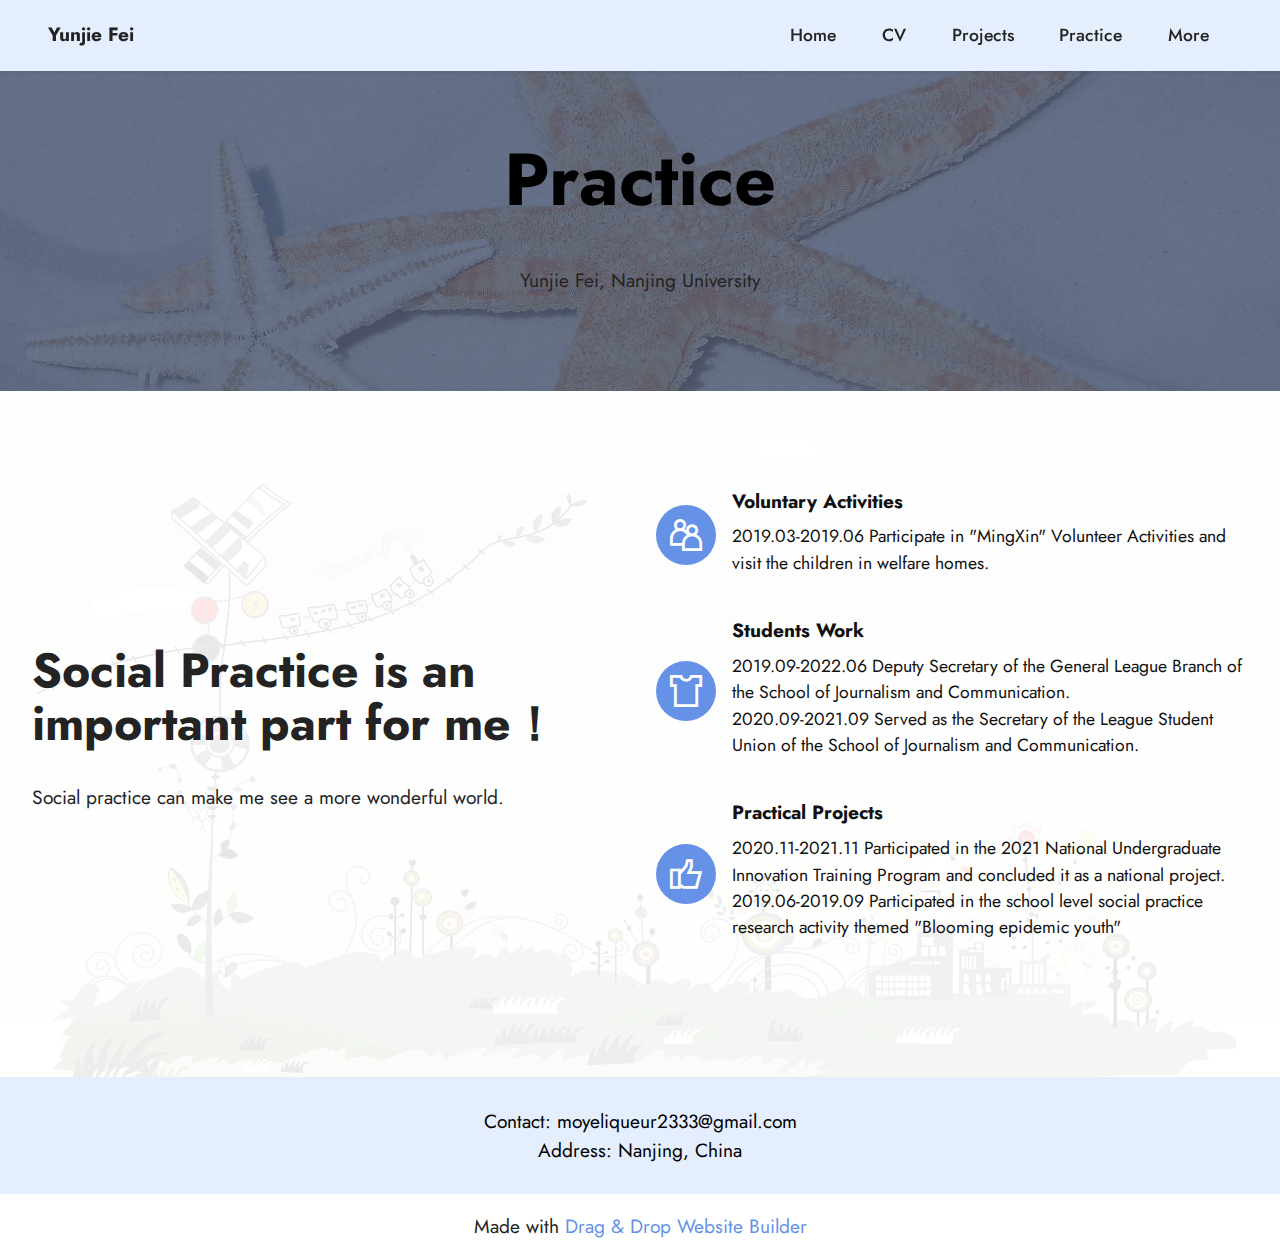
<file: yunjiefei.github.io/page3.html>
<!DOCTYPE html>
<html  >
<head>
  <!-- Site made with Mobirise Website Builder v5.6.13, https://mobirise.com -->
  <meta charset="UTF-8">
  <meta http-equiv="X-UA-Compatible" content="IE=edge">
  <meta name="generator" content="Mobirise v5.6.13, mobirise.com">
  <meta name="twitter:card" content="summary_large_image"/>
  <meta name="twitter:image:src" content="">
  <meta property="og:image" content="">
  <meta name="twitter:title" content="Page 3">
  <meta name="viewport" content="width=device-width, initial-scale=1, minimum-scale=1">
  <link rel="shortcut icon" href="assets/images/logo.png" type="image/x-icon">
  <meta name="description" content="">
  
  
  <title>Page 3</title>
  <link rel="stylesheet" href="assets/web/assets/mobirise-icons2/mobirise2.css">
  <link rel="stylesheet" href="assets/bootstrap/css/bootstrap.min.css">
  <link rel="stylesheet" href="assets/bootstrap/css/bootstrap-grid.min.css">
  <link rel="stylesheet" href="assets/bootstrap/css/bootstrap-reboot.min.css">
  <link rel="stylesheet" href="assets/dropdown/css/style.css">
  <link rel="stylesheet" href="assets/socicon/css/styles.css">
  <link rel="stylesheet" href="assets/theme/css/style.css">
  <link rel="preload" href="https://fonts.googleapis.com/css?family=Jost:100,200,300,400,500,600,700,800,900,100i,200i,300i,400i,500i,600i,700i,800i,900i&display=swap" as="style" onload="this.onload=null;this.rel='stylesheet'">
  <noscript><link rel="stylesheet" href="https://fonts.googleapis.com/css?family=Jost:100,200,300,400,500,600,700,800,900,100i,200i,300i,400i,500i,600i,700i,800i,900i&display=swap"></noscript>
  <link rel="preload" as="style" href="assets/mobirise/css/mbr-additional.css"><link rel="stylesheet" href="assets/mobirise/css/mbr-additional.css" type="text/css">
  
  
  
  
</head>
<body>
  
  <section data-bs-version="5.1" class="menu menu1 cid-thtYH1CAru" once="menu" id="menu1-1p">
    

    <nav class="navbar navbar-dropdown navbar-fixed-top navbar-expand-lg">
        <div class="container-fluid">
            <div class="navbar-brand">
                
                <span class="navbar-caption-wrap"><a class="navbar-caption text-black display-7" href="https://mobiri.se">Yunjie Fei</a></span>
            </div>
            <button class="navbar-toggler" type="button" data-toggle="collapse" data-bs-toggle="collapse" data-target="#navbarSupportedContent" data-bs-target="#navbarSupportedContent" aria-controls="navbarNavAltMarkup" aria-expanded="false" aria-label="Toggle navigation">
                <div class="hamburger">
                    <span></span>
                    <span></span>
                    <span></span>
                    <span></span>
                </div>
            </button>
            <div class="collapse navbar-collapse" id="navbarSupportedContent">
                <ul class="navbar-nav nav-dropdown nav-right" data-app-modern-menu="true"><li class="nav-item"><a class="nav-link link text-black text-primary display-4" href="index.html">Home</a></li>
                    <li class="nav-item"><a class="nav-link link text-black text-primary display-4" href="page1.html">CV</a></li><li class="nav-item"><a class="nav-link link text-black text-primary display-4" href="page2.html">Projects</a></li><li class="nav-item"><a class="nav-link link text-black text-primary display-4" href="page3.html">Practice</a></li>
                    <li class="nav-item"><a class="nav-link link text-black text-primary display-4" href="page4.html">More</a>
                    </li></ul>
                
                
            </div>
        </div>
    </nav>
</section>

<section data-bs-version="5.1" class="header3 cid-thtYH1dQBJ" id="header3-1o">

    

    
    <div class="mbr-overlay" style="opacity: 0.8; background-color: rgb(72, 89, 120);"></div>

    <div class="align-center container">
        <div class="row justify-content-center">
            <div class="col-12 col-lg-11">
                <h1 class="mbr-section-title mbr-fonts-style mb-3 display-1"><strong>Practice</strong></h1>
                
                <p class="mbr-text mbr-fonts-style display-7"><br>Yunjie Fei, Nanjing University</p>
                
            </div>
        </div>
    </div>
</section>

<section data-bs-version="5.1" class="features12 cid-thu0cnQBWT" id="features13-1u">

    

    
    <div class="mbr-overlay" style="opacity: 0.9; background-color: rgb(255, 255, 255);">
    </div>
    <div class="container-fluid">
        <div class="row justify-content-center">
            <div class="col-12 col-lg-6">
                <div class="card-wrapper">
                    <div class="card-box align-left">
                        <h4 class="card-title mbr-fonts-style mb-4 display-2"><strong><br></strong><br><br><strong>Social Practice is an important part for me！</strong></h4>
                        <p class="mbr-text mbr-fonts-style mb-4 display-7">
                            Social practice can make me see a more wonderful world.</p>
                        
                    </div>
                </div>
            </div>
            <div class="col-12 col-lg-6">
                <div class="item mbr-flex">
                    <div class="icon-box">
                        <span class="mbr-iconfont mobi-mbri-users mobi-mbri"></span>
                    </div>
                    <div class="text-box">
                        <h4 class="icon-title mbr-black mbr-fonts-style display-7"><strong>Voluntary Activities</strong></h4>
                        <h5 class="icon-text mbr-black mbr-fonts-style display-4">2019.03-2019.06 Participate in "MingXin" Volunteer Activities and visit the children in welfare homes.</h5>
                    </div>
                </div>
                <div class="item mbr-flex">
                    <div class="icon-box">
                        <span class="mbr-iconfont mobi-mbri-website-theme mobi-mbri"></span>
                    </div>
                    <div class="text-box">
                        <h4 class="icon-title mbr-black mbr-fonts-style display-7"><strong>Students Work</strong></h4>
                        <h5 class="icon-text mbr-black mbr-fonts-style display-4">2019.09-2022.06 Deputy Secretary of the General League Branch of the School of Journalism and Communication.<br>2020.09-2021.09 Served as the Secretary of the League Student Union of the School of Journalism and Communication.</h5>
                    </div>
                </div>
                <div class="item mbr-flex">
                    <div class="icon-box">
                        <span class="mbr-iconfont mobi-mbri-like mobi-mbri"></span>
                    </div>
                    <div class="text-box">
                        <h4 class="icon-title mbr-black mbr-fonts-style display-7"><strong>Practical Projects</strong></h4>
                        <h5 class="icon-text mbr-black mbr-fonts-style display-4">2020.11-2021.11 Participated in the 2021 National Undergraduate Innovation Training Program and concluded it as a national project.<br>2019.06-2019.09 Participated in the school level social practice research activity themed "Blooming epidemic youth"</h5>
                    </div>
                </div>
            </div>
        </div>
    </div>
</section>

<section data-bs-version="5.1" class="footer7 cid-thtYH2lPYI" once="footers" id="footer7-1t">

    

    

    <div class="container">
        <div class="media-container-row align-center mbr-white">
            <div class="col-12">
                <p class="mbr-text mb-0 mbr-fonts-style display-7">Contact: moyeliqueur2333@gmail.com<br>Address: Nanjing, China<br></p>
            </div>
        </div>
    </div>
</section><section class="display-7" style="padding: 0;align-items: center;justify-content: center;flex-wrap: wrap;    align-content: center;display: flex;position: relative;height: 4rem;"><a href="https://mobiri.se/2869797" style="flex: 1 1;height: 4rem;position: absolute;width: 100%;z-index: 1;"><img alt="" style="height: 4rem;" src="[data-uri]"></a><p style="margin: 0;text-align: center;" class="display-7">Made with &#8204;</p><a style="z-index:1" href="https://mobirise.com/drag-drop-website-builder.html">Drag & Drop Website Builder</a></section><script src="assets/bootstrap/js/bootstrap.bundle.min.js"></script>  <script src="assets/smoothscroll/smooth-scroll.js"></script>  <script src="assets/ytplayer/index.js"></script>  <script src="assets/dropdown/js/navbar-dropdown.js"></script>  <script src="assets/theme/js/script.js"></script>  
  
  
</body>
</html>
</file>
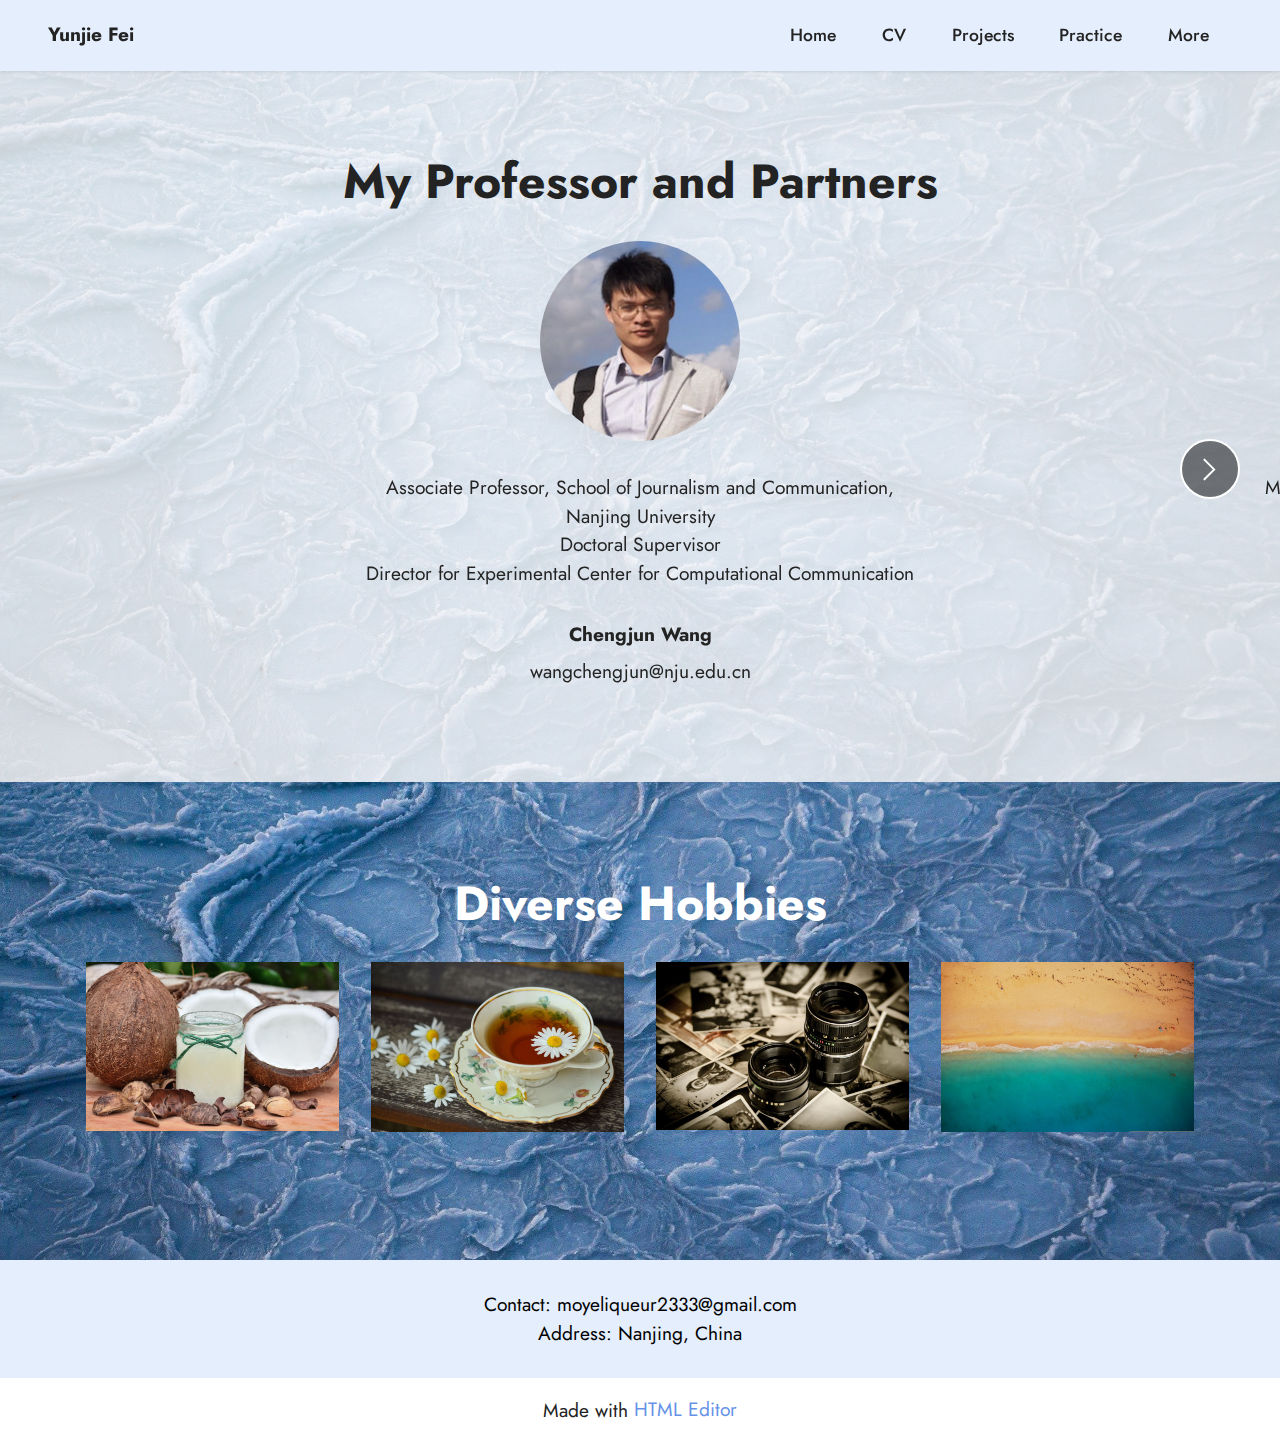
<file: yunjiefei.github.io/page4.html>
<!DOCTYPE html>
<html  >
<head>
  <!-- Site made with Mobirise Website Builder v5.6.13, https://mobirise.com -->
  <meta charset="UTF-8">
  <meta http-equiv="X-UA-Compatible" content="IE=edge">
  <meta name="generator" content="Mobirise v5.6.13, mobirise.com">
  <meta name="twitter:card" content="summary_large_image"/>
  <meta name="twitter:image:src" content="">
  <meta property="og:image" content="">
  <meta name="twitter:title" content="Page 4">
  <meta name="viewport" content="width=device-width, initial-scale=1, minimum-scale=1">
  <link rel="shortcut icon" href="assets/images/logo.png" type="image/x-icon">
  <meta name="description" content="">
  
  
  <title>Page 4</title>
  <link rel="stylesheet" href="assets/web/assets/mobirise-icons2/mobirise2.css">
  <link rel="stylesheet" href="assets/bootstrap/css/bootstrap.min.css">
  <link rel="stylesheet" href="assets/bootstrap/css/bootstrap-grid.min.css">
  <link rel="stylesheet" href="assets/bootstrap/css/bootstrap-reboot.min.css">
  <link rel="stylesheet" href="assets/parallax/jarallax.css">
  <link rel="stylesheet" href="assets/dropdown/css/style.css">
  <link rel="stylesheet" href="assets/socicon/css/styles.css">
  <link rel="stylesheet" href="assets/theme/css/style.css">
  <link rel="preload" href="https://fonts.googleapis.com/css?family=Jost:100,200,300,400,500,600,700,800,900,100i,200i,300i,400i,500i,600i,700i,800i,900i&display=swap" as="style" onload="this.onload=null;this.rel='stylesheet'">
  <noscript><link rel="stylesheet" href="https://fonts.googleapis.com/css?family=Jost:100,200,300,400,500,600,700,800,900,100i,200i,300i,400i,500i,600i,700i,800i,900i&display=swap"></noscript>
  <link rel="preload" as="style" href="assets/mobirise/css/mbr-additional.css"><link rel="stylesheet" href="assets/mobirise/css/mbr-additional.css" type="text/css">
  
  
  
  
</head>
<body>
  
  <section data-bs-version="5.1" class="menu menu1 cid-thtYH1CAru" once="menu" id="menu1-1x">
    

    <nav class="navbar navbar-dropdown navbar-fixed-top navbar-expand-lg">
        <div class="container-fluid">
            <div class="navbar-brand">
                
                <span class="navbar-caption-wrap"><a class="navbar-caption text-black display-7" href="https://mobiri.se">Yunjie Fei</a></span>
            </div>
            <button class="navbar-toggler" type="button" data-toggle="collapse" data-bs-toggle="collapse" data-target="#navbarSupportedContent" data-bs-target="#navbarSupportedContent" aria-controls="navbarNavAltMarkup" aria-expanded="false" aria-label="Toggle navigation">
                <div class="hamburger">
                    <span></span>
                    <span></span>
                    <span></span>
                    <span></span>
                </div>
            </button>
            <div class="collapse navbar-collapse" id="navbarSupportedContent">
                <ul class="navbar-nav nav-dropdown nav-right" data-app-modern-menu="true"><li class="nav-item"><a class="nav-link link text-black text-primary display-4" href="index.html">Home</a></li>
                    <li class="nav-item"><a class="nav-link link text-black text-primary display-4" href="page1.html">CV</a></li><li class="nav-item"><a class="nav-link link text-black text-primary display-4" href="page2.html">Projects</a></li><li class="nav-item"><a class="nav-link link text-black text-primary display-4" href="page3.html">Practice</a></li>
                    <li class="nav-item"><a class="nav-link link text-black text-primary display-4" href="page4.html">More</a>
                    </li></ul>
                
                
            </div>
        </div>
    </nav>
</section>

<section data-bs-version="5.1" class="people5 mbr-embla cid-thubunDWzd" id="people5-1y">

    

    
    <div class="mbr-overlay" style="opacity: 0.8; background-color: rgb(255, 255, 255);">
    </div>

    <div class="position-relative text-center">
        <h3 class="mb-4 mbr-fonts-style display-2"><strong>My Professor and Partners</strong></h3>

        <div class="embla" data-skip-snaps="true" data-align="center" data-auto-play-interval="5" data-draggable="true">
            <div class="embla__viewport container-fluid">
                <div class="embla__container">
                    <div class="embla__slide slider-image item active" style="margin-left: 7rem; margin-right: 7rem;">
                        <div class="user">
                            <div class="user_image">
                                <div class="item-wrapper position-relative">
                                    <img src="assets/images/wechatimg670-600x793.jpg" alt="Mobirise Website Builder" data-slide-to="3" data-bs-slide-to="3">
                                </div>
                            </div>
                            <div class="user_text mb-4">
                                <p class="mbr-fonts-style display-7">Associate Professor, School of Journalism and Communication, Nanjing University<br>Doctoral Supervisor<br>Director for Experimental Center for Computational Communication<br></p>
                            </div>
                            <div class="user_name mbr-fonts-style mb-2 display-7"><strong>Chengjun Wang</strong></div>
                            <div class="user_desk mbr-fonts-style display-7">wangchengjun@nju.edu.cn</div>
                        </div>
                    </div><div class="embla__slide slider-image item" style="margin-left: 7rem; margin-right: 7rem;">
                        <div class="user">
                            <div class="user_image">
                                <div class="item-wrapper position-relative">
                                    <img src="assets/images/wechatimg672-600x605.jpg" alt="Mobirise Website Builder" data-slide-to="0" data-bs-slide-to="0">
                                </div>
                            </div>
                            <div class="user_text mb-4">
                                <p class="mbr-fonts-style display-7">Master of Journalism and Communication,<br>Nanjing University</p>
                            </div>
                            <div class="user_name mbr-fonts-style mb-2 display-7"><strong>Xinya Jiang</strong></div>
                            <div class="user_desk mbr-fonts-style display-7">
                                jiang-xinya@foxmail.com
                            </div>
                        </div>
                    </div><div class="embla__slide slider-image item" style="margin-left: 7rem; margin-right: 7rem;">
                        <div class="user">
                            <div class="user_image">
                                <div class="item-wrapper position-relative">
                                    <img src="assets/images/wechatimg671-600x699.jpeg" alt="Mobirise Website Builder" data-slide-to="1" data-bs-slide-to="1">
                                </div>
                            </div>
                            <div class="user_text mb-4">
                                <p class="mbr-fonts-style display-7">
                                    Master of Journalism and Communication, <br>Nanjing University
                                </p>
                            </div>
                            <div class="user_name mbr-fonts-style mb-2 display-7"><strong>Yixiao Sun</strong></div>
                            <div class="user_desk mbr-fonts-style display-7">
                                ywain.dagnysun@gmail.com
                            </div>
                        </div>
                    </div>
                    
                    
                </div>
            </div>
            <button class="embla__button embla__button--prev">
                <span class="mobi-mbri mobi-mbri-arrow-prev mbr-iconfont" aria-hidden="true"></span>
                <span class="sr-only visually-hidden visually-hidden">Previous</span>
            </button>
            <button class="embla__button embla__button--next">
                <span class="mobi-mbri mobi-mbri-arrow-next mbr-iconfont" aria-hidden="true"></span>
                <span class="sr-only visually-hidden visually-hidden">Next</span>
            </button>
        </div>
    </div>
</section>

<section data-bs-version="5.1" class="gallery5 mbr-gallery cid-thucrbKG0b" id="gallery5-1z">
    

    
    <div class="mbr-overlay" style="opacity: 0; background-color: rgb(250, 250, 250);">
    </div>

    <div class="container">
        <div class="mbr-section-head">
            <h3 class="mbr-section-title mbr-fonts-style align-center m-0 display-2"><strong>Diverse Hobbies</strong><strong><br></strong></h3>
            
        </div>
        <div class="row mbr-gallery mt-4">
            <div class="col-12 col-md-6 col-lg-3 item gallery-image">
                <div class="item-wrapper" data-toggle="modal" data-bs-toggle="modal" data-target="#tqzdVDy2VW-modal" data-bs-target="#tqzdVDy2VW-modal">
                    <img class="w-100" src="assets/images/mbr-506x337.jpg" alt="Mobirise Website Builder" data-slide-to="0" data-bs-slide-to="0" data-target="#lb-tqzdVDy2VW" data-bs-target="#lb-tqzdVDy2VW">
                    <div class="icon-wrapper">
                        <span class="mobi-mbri mobi-mbri-search mbr-iconfont mbr-iconfont-btn"></span>
                    </div>
                </div>
                
            </div>
            <div class="col-12 col-md-6 col-lg-3 item gallery-image">
                <div class="item-wrapper" data-toggle="modal" data-bs-toggle="modal" data-target="#tqzdVDy2VW-modal" data-bs-target="#tqzdVDy2VW-modal">
                    <img class="w-100" src="assets/images/mbr-506x339.jpg" alt="Mobirise Website Builder" data-slide-to="1" data-bs-slide-to="1" data-target="#lb-tqzdVDy2VW" data-bs-target="#lb-tqzdVDy2VW">
                    <div class="icon-wrapper">
                        <span class="mobi-mbri mobi-mbri-search mbr-iconfont mbr-iconfont-btn"></span>
                    </div>
                </div>
                
            </div>
            <div class="col-12 col-md-6 col-lg-3 item gallery-image">
                <div class="item-wrapper" data-toggle="modal" data-bs-toggle="modal" data-target="#tqzdVDy2VW-modal" data-bs-target="#tqzdVDy2VW-modal">
                    <img class="w-100" src="assets/images/mbr-506x335.jpg" alt="Mobirise Website Builder" data-slide-to="2" data-bs-slide-to="2" data-target="#lb-tqzdVDy2VW" data-bs-target="#lb-tqzdVDy2VW">
                    <div class="icon-wrapper">
                        <span class="mobi-mbri mobi-mbri-search mbr-iconfont mbr-iconfont-btn"></span>
                    </div>
                </div>
                
            </div>
            <div class="col-12 col-md-6 col-lg-3 item gallery-image">
                <div class="item-wrapper" data-toggle="modal" data-bs-toggle="modal" data-target="#tqzdVDy2VW-modal" data-bs-target="#tqzdVDy2VW-modal">
                    <img class="w-100" src="assets/images/mbr-506x340.jpg" alt="Mobirise Website Builder" data-slide-to="3" data-bs-slide-to="3" data-target="#lb-tqzdVDy2VW" data-bs-target="#lb-tqzdVDy2VW">
                    <div class="icon-wrapper">
                        <span class="mobi-mbri mobi-mbri-search mbr-iconfont mbr-iconfont-btn"></span>
                    </div>
                </div>
                
            </div>
        </div>

        <div class="modal mbr-slider" tabindex="-1" role="dialog" aria-hidden="true" id="tqzdVDy2VW-modal">
            <div class="modal-dialog" role="document">
                <div class="modal-content">
                    <div class="modal-body">
                        <div class="carousel slide" id="lb-tqzdVDy2VW" data-interval="5000" data-bs-interval="5000">
                            <div class="carousel-inner">
                                <div class="carousel-item active">
                                    <img class="d-block w-100" src="assets/images/mbr-506x337.jpg" alt="Mobirise Website Builder">
                                </div>
                                <div class="carousel-item">
                                    <img class="d-block w-100" src="assets/images/mbr-506x339.jpg" alt="Mobirise Website Builder">
                                </div>
                                <div class="carousel-item">
                                    <img class="d-block w-100" src="assets/images/mbr-506x335.jpg" alt="Mobirise Website Builder">
                                </div>
                                <div class="carousel-item">
                                    <img class="d-block w-100" src="assets/images/mbr-506x340.jpg" alt="Mobirise Website Builder">
                                </div>
                            </div>
                            <ol class="carousel-indicators">
                                <li data-slide-to="0" data-bs-slide-to="0" class="active" data-target="#lb-tqzdVDy2VW" data-bs-target="#lb-tqzdVDy2VW"></li>
                                <li data-slide-to="1" data-bs-slide-to="1" data-target="#lb-tqzdVDy2VW" data-bs-target="#lb-tqzdVDy2VW"></li>
                                <li data-slide-to="2" data-bs-slide-to="2" data-target="#lb-tqzdVDy2VW" data-bs-target="#lb-tqzdVDy2VW"></li>
                                <li data-slide-to="3" data-bs-slide-to="3" data-target="#lb-tqzdVDy2VW" data-bs-target="#lb-tqzdVDy2VW"></li>
                            </ol>
                            <a role="button" href="" class="close" data-dismiss="modal" data-bs-dismiss="modal" aria-label="Close">
                            </a>
                            <a class="carousel-control-prev carousel-control" role="button" data-slide="prev" data-bs-slide="prev" href="#lb-tqzdVDy2VW">
                                <span class="mobi-mbri mobi-mbri-arrow-prev" aria-hidden="true"></span>
                                <span class="sr-only visually-hidden">Previous</span>
                            </a>
                            <a class="carousel-control-next carousel-control" role="button" data-slide="next" data-bs-slide="next" href="#lb-tqzdVDy2VW">
                                <span class="mobi-mbri mobi-mbri-arrow-next" aria-hidden="true"></span>
                                <span class="sr-only visually-hidden">Next</span>
                            </a>
                        </div>
                    </div>
                </div>
            </div>
        </div>
    </div>
</section>

<section data-bs-version="5.1" class="footer7 cid-thtYH2lPYI" once="footers" id="footer7-1w">

    

    

    <div class="container">
        <div class="media-container-row align-center mbr-white">
            <div class="col-12">
                <p class="mbr-text mb-0 mbr-fonts-style display-7">Contact: moyeliqueur2333@gmail.com<br>Address: Nanjing, China<br></p>
            </div>
        </div>
    </div>
</section><section class="display-7" style="padding: 0;align-items: center;justify-content: center;flex-wrap: wrap;    align-content: center;display: flex;position: relative;height: 4rem;"><a href="https://mobiri.se/2869797" style="flex: 1 1;height: 4rem;position: absolute;width: 100%;z-index: 1;"><img alt="" style="height: 4rem;" src="[data-uri]"></a><p style="margin: 0;text-align: center;" class="display-7">Made with &#8204;</p><a style="z-index:1" href="https://mobirise.com/html-editor.html">HTML Editor</a></section><script src="assets/bootstrap/js/bootstrap.bundle.min.js"></script>  <script src="assets/parallax/jarallax.js"></script>  <script src="assets/smoothscroll/smooth-scroll.js"></script>  <script src="assets/ytplayer/index.js"></script>  <script src="assets/embla/embla.min.js"></script>  <script src="assets/embla/script.js"></script>  <script src="assets/dropdown/js/navbar-dropdown.js"></script>  <script src="assets/theme/js/script.js"></script>  
  
  
</body>
</html>
</file>
<file: assets/web/assets/mobirise-icons2/mobirise2.css>
@font-face {
  font-family: 'Moririse2';
  font-display: swap;
  src:  url('mobirise2.eot?f2bix4');
  src:  url('mobirise2.eot?f2bix4#iefix') format('embedded-opentype'),
    url('mobirise2.ttf?f2bix4') format('truetype'),
    url('mobirise2.woff?f2bix4') format('woff'),
    url('mobirise2.svg?f2bix4#mobirise2') format('svg');
  font-weight: normal;
  font-style: normal;
}

[class^="mobi-"], [class*=" mobi-"] {
  /* use !important to prevent issues with browser extensions that change fonts */
  font-family: 'Moririse2' !important;
  speak: none;
  font-style: normal;
  font-weight: normal;
  font-variant: normal;
  text-transform: none;
  line-height: 1;

  /* Better Font Rendering =========== */
  -webkit-font-smoothing: antialiased;
  -moz-osx-font-smoothing: grayscale;
}

.mobi-mbri-add-submenu:before {
  content: "\e900";
}
.mobi-mbri-alert:before {
  content: "\e901";
}
.mobi-mbri-align-center:before {
  content: "\e902";
}
.mobi-mbri-align-justify:before {
  content: "\e903";
}
.mobi-mbri-align-left:before {
  content: "\e904";
}
.mobi-mbri-align-right:before {
  content: "\e905";
}
.mobi-mbri-android:before {
  content: "\e906";
}
.mobi-mbri-apple:before {
  content: "\e907";
}
.mobi-mbri-arrow-down:before {
  content: "\e908";
}
.mobi-mbri-arrow-next:before {
  content: "\e909";
}
.mobi-mbri-arrow-prev:before {
  content: "\e90a";
}
.mobi-mbri-arrow-up:before {
  content: "\e90b";
}
.mobi-mbri-bold:before {
  content: "\e90c";
}
.mobi-mbri-bookmark:before {
  content: "\e90d";
}
.mobi-mbri-bootstrap:before {
  content: "\e90e";
}
.mobi-mbri-briefcase:before {
  content: "\e90f";
}
.mobi-mbri-browse:before {
  content: "\e910";
}
.mobi-mbri-bulleted-list:before {
  content: "\e911";
}
.mobi-mbri-calendar:before {
  content: "\e912";
}
.mobi-mbri-camera:before {
  content: "\e913";
}
.mobi-mbri-cart-add:before {
  content: "\e914";
}
.mobi-mbri-cart-full:before {
  content: "\e915";
}
.mobi-mbri-cash:before {
  content: "\e916";
}
.mobi-mbri-change-style:before {
  content: "\e917";
}
.mobi-mbri-chat:before {
  content: "\e918";
}
.mobi-mbri-clock:before {
  content: "\e919";
}
.mobi-mbri-close:before {
  content: "\e91a";
}
.mobi-mbri-cloud:before {
  content: "\e91b";
}
.mobi-mbri-code:before {
  content: "\e91c";
}
.mobi-mbri-contact-form:before {
  content: "\e91d";
}
.mobi-mbri-credit-card:before {
  content: "\e91e";
}
.mobi-mbri-cursor-click:before {
  content: "\e91f";
}
.mobi-mbri-cust-feedback:before {
  content: "\e920";
}
.mobi-mbri-database:before {
  content: "\e921";
}
.mobi-mbri-delivery:before {
  content: "\e922";
}
.mobi-mbri-desktop:before {
  content: "\e923";
}
.mobi-mbri-devices:before {
  content: "\e924";
}
.mobi-mbri-down:before {
  content: "\e925";
}
.mobi-mbri-download-2:before {
  content: "\e926";
}
.mobi-mbri-download:before {
  content: "\e927";
}
.mobi-mbri-drag-n-drop-2:before {
  content: "\e928";
}
.mobi-mbri-drag-n-drop:before {
  content: "\e929";
}
.mobi-mbri-edit-2:before {
  content: "\e92a";
}
.mobi-mbri-edit:before {
  content: "\e92b";
}
.mobi-mbri-error:before {
  content: "\e92c";
}
.mobi-mbri-extension:before {
  content: "\e92d";
}
.mobi-mbri-features:before {
  content: "\e92e";
}
.mobi-mbri-file:before {
  content: "\e92f";
}
.mobi-mbri-flag:before {
  content: "\e930";
}
.mobi-mbri-folder:before {
  content: "\e931";
}
.mobi-mbri-gift:before {
  content: "\e932";
}
.mobi-mbri-github:before {
  content: "\e933";
}
.mobi-mbri-globe-2:before {
  content: "\e934";
}
.mobi-mbri-globe:before {
  content: "\e935";
}
.mobi-mbri-growing-chart:before {
  content: "\e936";
}
.mobi-mbri-hearth:before {
  content: "\e937";
}
.mobi-mbri-help:before {
  content: "\e938";
}
.mobi-mbri-home:before {
  content: "\e939";
}
.mobi-mbri-hot-cup:before {
  content: "\e93a";
}
.mobi-mbri-idea:before {
  content: "\e93b";
}
.mobi-mbri-image-gallery:before {
  content: "\e93c";
}
.mobi-mbri-image-slider:before {
  content: "\e93d";
}
.mobi-mbri-info:before {
  content: "\e93e";
}
.mobi-mbri-italic:before {
  content: "\e93f";
}
.mobi-mbri-key:before {
  content: "\e940";
}
.mobi-mbri-laptop:before {
  content: "\e941";
}
.mobi-mbri-layers:before {
  content: "\e942";
}
.mobi-mbri-left-right:before {
  content: "\e943";
}
.mobi-mbri-left:before {
  content: "\e944";
}
.mobi-mbri-letter:before {
  content: "\e945";
}
.mobi-mbri-like:before {
  content: "\e946";
}
.mobi-mbri-link:before {
  content: "\e947";
}
.mobi-mbri-lock:before {
  content: "\e948";
}
.mobi-mbri-login:before {
  content: "\e949";
}
.mobi-mbri-logout:before {
  content: "\e94a";
}
.mobi-mbri-magic-stick:before {
  content: "\e94b";
}
.mobi-mbri-map-pin:before {
  content: "\e94c";
}
.mobi-mbri-menu:before {
  content: "\e94d";
}
.mobi-mbri-mobile-2:before {
  content: "\e94e";
}
.mobi-mbri-mobile-horizontal:before {
  content: "\e94f";
}
.mobi-mbri-mobile:before {
  content: "\e950";
}
.mobi-mbri-mobirise:before {
  content: "\e951";
}
.mobi-mbri-more-horizontal:before {
  content: "\e952";
}
.mobi-mbri-more-vertical:before {
  content: "\e953";
}
.mobi-mbri-music:before {
  content: "\e954";
}
.mobi-mbri-new-file:before {
  content: "\e955";
}
.mobi-mbri-numbered-list:before {
  content: "\e956";
}
.mobi-mbri-opened-folder:before {
  content: "\e957";
}
.mobi-mbri-pages:before {
  content: "\e958";
}
.mobi-mbri-paper-plane:before {
  content: "\e959";
}
.mobi-mbri-paperclip:before {
  content: "\e95a";
}
.mobi-mbri-phone:before {
  content: "\e95b";
}
.mobi-mbri-photo:before {
  content: "\e95c";
}
.mobi-mbri-photos:before {
  content: "\e95d";
}
.mobi-mbri-pin:before {
  content: "\e95e";
}
.mobi-mbri-play:before {
  content: "\e95f";
}
.mobi-mbri-plus:before {
  content: "\e960";
}
.mobi-mbri-preview:before {
  content: "\e961";
}
.mobi-mbri-print:before {
  content: "\e962";
}
.mobi-mbri-protect:before {
  content: "\e963";
}
.mobi-mbri-question:before {
  content: "\e964";
}
.mobi-mbri-quote-left:before {
  content: "\e965";
}
.mobi-mbri-quote-right:before {
  content: "\e966";
}
.mobi-mbri-redo:before {
  content: "\e967";
}
.mobi-mbri-refresh:before {
  content: "\e968";
}
.mobi-mbri-responsive-2:before {
  content: "\e969";
}
.mobi-mbri-responsive:before {
  content: "\e96a";
}
.mobi-mbri-right:before {
  content: "\e96b";
}
.mobi-mbri-rocket:before {
  content: "\e96c";
}
.mobi-mbri-sad-face:before {
  content: "\e96d";
}
.mobi-mbri-sale:before {
  content: "\e96e";
}
.mobi-mbri-save:before {
  content: "\e96f";
}
.mobi-mbri-search:before {
  content: "\e970";
}
.mobi-mbri-setting-2:before {
  content: "\e971";
}
.mobi-mbri-setting-3:before {
  content: "\e972";
}
.mobi-mbri-setting:before {
  content: "\e973";
}
.mobi-mbri-share:before {
  content: "\e974";
}
.mobi-mbri-shopping-bag:before {
  content: "\e975";
}
.mobi-mbri-shopping-basket:before {
  content: "\e976";
}
.mobi-mbri-shopping-cart:before {
  content: "\e977";
}
.mobi-mbri-sites:before {
  content: "\e978";
}
.mobi-mbri-smile-face:before {
  content: "\e979";
}
.mobi-mbri-speed:before {
  content: "\e97a";
}
.mobi-mbri-star:before {
  content: "\e97b";
}
.mobi-mbri-success:before {
  content: "\e97c";
}
.mobi-mbri-sun:before {
  content: "\e97d";
}
.mobi-mbri-sun2:before {
  content: "\e97e";
}
.mobi-mbri-tablet-vertical:before {
  content: "\e97f";
}
.mobi-mbri-tablet:before {
  content: "\e980";
}
.mobi-mbri-target:before {
  content: "\e981";
}
.mobi-mbri-timer:before {
  content: "\e982";
}
.mobi-mbri-to-ftp:before {
  content: "\e983";
}
.mobi-mbri-to-local-drive:before {
  content: "\e984";
}
.mobi-mbri-touch-swipe:before {
  content: "\e985";
}
.mobi-mbri-touch:before {
  content: "\e986";
}
.mobi-mbri-trash:before {
  content: "\e987";
}
.mobi-mbri-underline:before {
  content: "\e988";
}
.mobi-mbri-undo:before {
  content: "\e989";
}
.mobi-mbri-unlink:before {
  content: "\e98a";
}
.mobi-mbri-unlock:before {
  content: "\e98b";
}
.mobi-mbri-up-down:before {
  content: "\e98c";
}
.mobi-mbri-up:before {
  content: "\e98d";
}
.mobi-mbri-update:before {
  content: "\e98e";
}
.mobi-mbri-upload-2:before {
  content: "\e98f";
}
.mobi-mbri-upload:before {
  content: "\e990";
}
.mobi-mbri-user-2:before {
  content: "\e991";
}
.mobi-mbri-user:before {
  content: "\e992";
}
.mobi-mbri-users:before {
  content: "\e993";
}
.mobi-mbri-video-play:before {
  content: "\e994";
}
.mobi-mbri-video:before {
  content: "\e995";
}
.mobi-mbri-watch:before {
  content: "\e996";
}
.mobi-mbri-website-theme-2:before {
  content: "\e997";
}
.mobi-mbri-website-theme:before {
  content: "\e998";
}
.mobi-mbri-wifi:before {
  content: "\e999";
}
.mobi-mbri-windows:before {
  content: "\e99a";
}
.mobi-mbri-zoom-in:before {
  content: "\e99b";
}
.mobi-mbri-zoom-out:before {
  content: "\e99c";
}
</file>
<file: assets/parallax/jarallax.css>
.jarallax {
    position: relative;
    z-index: 0;
}
.jarallax > .jarallax-img {
    position: absolute;
    object-fit: cover;
    /* support for plugin https://github.com/bfred-it/object-fit-images */
    font-family: 'object-fit: cover;';
    top: 0;
    left: 0;
    width: 100%;
    height: 100%;
    z-index: -1;
}
</file>
<file: assets/dropdown/css/style.css>
.navbar-dropdown {
  left: 0;
  padding: 0;
  position: absolute;
  right: 0;
  top: 0;
  transition: all 0.45s ease;
  z-index: 1030;
  background: #282828; }
  .navbar-dropdown .navbar-logo {
    margin-right: 0.8rem;
    transition: margin 0.3s ease-in-out;
    vertical-align: middle; }
    .navbar-dropdown .navbar-logo img {
      height: 3.125rem;
      transition: all 0.3s ease-in-out; }
    .navbar-dropdown .navbar-logo.mbr-iconfont {
      font-size: 3.125rem;
      line-height: 3.125rem; }
  .navbar-dropdown .navbar-caption {
    font-weight: 700;
    white-space: normal;
    vertical-align: -4px;
    line-height: 3.125rem !important; }
    .navbar-dropdown .navbar-caption, .navbar-dropdown .navbar-caption:hover {
      color: inherit;
      text-decoration: none; }
  .navbar-dropdown .mbr-iconfont + .navbar-caption {
    vertical-align: -1px; }
  .navbar-dropdown.navbar-fixed-top {
    position: fixed; }
  .navbar-dropdown .navbar-brand span {
    vertical-align: -4px; }
  .navbar-dropdown.bg-color.transparent {
    background: none; }
  .navbar-dropdown.navbar-short .navbar-brand {
    padding: 0.625rem 0; }
    .navbar-dropdown.navbar-short .navbar-brand span {
      vertical-align: -1px; }
  .navbar-dropdown.navbar-short .navbar-caption {
    line-height: 2.375rem !important;
    vertical-align: -2px; }
  .navbar-dropdown.navbar-short .navbar-logo {
    margin-right: 0.5rem; }
    .navbar-dropdown.navbar-short .navbar-logo img {
      height: 2.375rem; }
    .navbar-dropdown.navbar-short .navbar-logo.mbr-iconfont {
      font-size: 2.375rem;
      line-height: 2.375rem; }
  .navbar-dropdown.navbar-short .mbr-table-cell {
    height: 3.625rem; }
  .navbar-dropdown .navbar-close {
    left: 0.6875rem;
    position: fixed;
    top: 0.75rem;
    z-index: 1000; }
  .navbar-dropdown .hamburger-icon {
    content: "";
    display: inline-block;
    vertical-align: middle;
    width: 16px;
    -webkit-box-shadow: 0 -6px 0 1px #282828,0 0 0 1px #282828,0 6px 0 1px #282828;
    -moz-box-shadow: 0 -6px 0 1px #282828,0 0 0 1px #282828,0 6px 0 1px #282828;
    box-shadow: 0 -6px 0 1px #282828,0 0 0 1px #282828,0 6px 0 1px #282828; }

.dropdown-menu .dropdown-toggle[data-toggle="dropdown-submenu"]::after {
  border-bottom: 0.35em solid transparent;
  border-left: 0.35em solid;
  border-right: 0;
  border-top: 0.35em solid transparent;
  margin-left: 0.3rem; }

.dropdown-menu .dropdown-item:focus {
  outline: 0; }

.nav-dropdown {
  font-size: 0.75rem;
  font-weight: 500;
  height: auto !important; }
  .nav-dropdown .nav-btn {
    padding-left: 1rem; }
  .nav-dropdown .link {
    margin: .667em 1.667em;
    font-weight: 500;
    padding: 0;
    transition: color .2s ease-in-out; }
    .nav-dropdown .link.dropdown-toggle {
      margin-right: 2.583em; }
      .nav-dropdown .link.dropdown-toggle::after {
        margin-left: .25rem;
        border-top: 0.35em solid;
        border-right: 0.35em solid transparent;
        border-left: 0.35em solid transparent;
        border-bottom: 0; }
      .nav-dropdown .link.dropdown-toggle[aria-expanded="true"] {
        margin: 0;
        padding: 0.667em 3.263em  0.667em 1.667em; }
  .nav-dropdown .link::after,
  .nav-dropdown .dropdown-item::after {
    color: inherit; }
  .nav-dropdown .btn {
    font-size: 0.75rem;
    font-weight: 700;
    letter-spacing: 0;
    margin-bottom: 0;
    padding-left: 1.25rem;
    padding-right: 1.25rem; }
  .nav-dropdown .dropdown-menu {
    border-radius: 0;
    border: 0;
    left: 0;
    margin: 0;
    padding-bottom: 1.25rem;
    padding-top: 1.25rem;
    position: relative; }
  .nav-dropdown .dropdown-submenu {
    margin-left: 0.125rem;
    top: 0; }
  .nav-dropdown .dropdown-item {
    font-weight: 500;
    line-height: 2;
    padding: 0.3846em 4.615em 0.3846em 1.5385em;
    position: relative;
    transition: color .2s ease-in-out, background-color .2s ease-in-out; }
    .nav-dropdown .dropdown-item::after {
      margin-top: -0.3077em;
      position: absolute;
      right: 1.1538em;
      top: 50%; }
    .nav-dropdown .dropdown-item:focus, .nav-dropdown .dropdown-item:hover {
      background: none; }

@media (max-width: 767px) {
  .nav-dropdown.navbar-toggleable-sm {
    bottom: 0;
    display: none;
    left: 0;
    overflow-x: hidden;
    position: fixed;
    top: 0;
    transform: translateX(-100%);
    -ms-transform: translateX(-100%);
    -webkit-transform: translateX(-100%);
    width: 18.75rem;
    z-index: 999; } }
.nav-dropdown.navbar-toggleable-xl {
  bottom: 0;
  display: none;
  left: 0;
  overflow-x: hidden;
  position: fixed;
  top: 0;
  transform: translateX(-100%);
  -ms-transform: translateX(-100%);
  -webkit-transform: translateX(-100%);
  width: 18.75rem;
  z-index: 999; }

.nav-dropdown-sm {
  display: block !important;
  overflow-x: hidden;
  overflow: auto;
  padding-top: 3.875rem; }
  .nav-dropdown-sm::after {
    content: "";
    display: block;
    height: 3rem;
    width: 100%; }
  .nav-dropdown-sm.collapse.in ~ .navbar-close {
    display: block !important; }
  .nav-dropdown-sm.collapsing, .nav-dropdown-sm.collapse.in {
    transform: translateX(0);
    -ms-transform: translateX(0);
    -webkit-transform: translateX(0);
    transition: all 0.25s ease-out;
    -webkit-transition: all 0.25s ease-out;
    background: #282828; }
  .nav-dropdown-sm.collapsing[aria-expanded="false"] {
    transform: translateX(-100%);
    -ms-transform: translateX(-100%);
    -webkit-transform: translateX(-100%); }
  .nav-dropdown-sm .nav-item {
    display: block;
    margin-left: 0 !important;
    padding-left: 0; }
  .nav-dropdown-sm .link,
  .nav-dropdown-sm .dropdown-item {
    border-top: 1px dotted rgba(255, 255, 255, 0.1);
    font-size: 0.8125rem;
    line-height: 1.6;
    margin: 0 !important;
    padding: 0.875rem 2.4rem 0.875rem 1.5625rem !important;
    position: relative;
    white-space: normal; }
    .nav-dropdown-sm .link:focus, .nav-dropdown-sm .link:hover,
    .nav-dropdown-sm .dropdown-item:focus,
    .nav-dropdown-sm .dropdown-item:hover {
      background: rgba(0, 0, 0, 0.2) !important;
      color: #c0a375; }
  .nav-dropdown-sm .nav-btn {
    position: relative;
    padding: 1.5625rem 1.5625rem 0 1.5625rem; }
    .nav-dropdown-sm .nav-btn::before {
      border-top: 1px dotted rgba(255, 255, 255, 0.1);
      content: "";
      left: 0;
      position: absolute;
      top: 0;
      width: 100%; }
    .nav-dropdown-sm .nav-btn + .nav-btn {
      padding-top: 0.625rem; }
      .nav-dropdown-sm .nav-btn + .nav-btn::before {
        display: none; }
  .nav-dropdown-sm .btn {
    padding: 0.625rem 0; }
  .nav-dropdown-sm .dropdown-toggle[data-toggle="dropdown-submenu"]::after {
    margin-left: .25rem;
    border-top: 0.35em solid;
    border-right: 0.35em solid transparent;
    border-left: 0.35em solid transparent;
    border-bottom: 0; }
  .nav-dropdown-sm .dropdown-toggle[data-toggle="dropdown-submenu"][aria-expanded="true"]::after {
    border-top: 0;
    border-right: 0.35em solid transparent;
    border-left: 0.35em solid transparent;
    border-bottom: 0.35em solid; }
  .nav-dropdown-sm .dropdown-menu {
    margin: 0;
    padding: 0;
    position: relative;
    top: 0;
    left: 0;
    width: 100%;
    border: 0;
    float: none;
    border-radius: 0;
    background: none; }
  .nav-dropdown-sm .dropdown-submenu {
    left: 100%;
    margin-left: 0.125rem;
    margin-top: -1.25rem;
    top: 0; }

.navbar-toggleable-sm .nav-dropdown .dropdown-menu {
  position: absolute; }

.navbar-toggleable-sm .nav-dropdown .dropdown-submenu {
  left: 100%;
  margin-left: 0.125rem;
  margin-top: -1.25rem;
  top: 0; }

.navbar-toggleable-sm.opened .nav-dropdown .dropdown-menu {
  position: relative; }

.navbar-toggleable-sm.opened .nav-dropdown .dropdown-submenu {
  left: 0;
  margin-left: 00rem;
  margin-top: 0rem;
  top: 0; }

.is-builder .nav-dropdown.collapsing {
  transition: none !important; }
</file>
<file: assets/socicon/css/styles.css>
@charset "UTF-8";

@font-face {
  font-family: 'Socicon';
  src:  url('../fonts/socicon.eot');
  src:  url('../fonts/socicon.eot?#iefix') format('embedded-opentype'),
    url('../fonts/socicon.woff2') format('woff2'),
    url('../fonts/socicon.ttf') format('truetype'),
    url('../fonts/socicon.woff') format('woff'),
    url('../fonts/socicon.svg#socicon') format('svg');
  font-weight: normal;
  font-style: normal;
  font-display: swap;
}

[data-icon]:before {
  font-family: "socicon" !important;
  content: attr(data-icon);
  font-style: normal !important;
  font-weight: normal !important;
  font-variant: normal !important;
  text-transform: none !important;
  speak: none;
  line-height: 1;
  -webkit-font-smoothing: antialiased;
  -moz-osx-font-smoothing: grayscale;
}

[class^="socicon-"], [class*=" socicon-"] {
  /* use !important to prevent issues with browser extensions that change fonts */
  font-family: 'Socicon' !important;
  speak: none;
  font-style: normal;
  font-weight: normal;
  font-variant: normal;
  text-transform: none;
  line-height: 1;

  /* Better Font Rendering =========== */
  -webkit-font-smoothing: antialiased;
  -moz-osx-font-smoothing: grayscale;
}

.socicon-eitaa:before {
  content: "\e97c";
}
.socicon-soroush:before {
  content: "\e97d";
}
.socicon-bale:before {
  content: "\e97e";
}
.socicon-zazzle:before {
  content: "\e97b";
}
.socicon-society6:before {
  content: "\e97a";
}
.socicon-redbubble:before {
  content: "\e979";
}
.socicon-avvo:before {
  content: "\e978";
}
.socicon-stitcher:before {
  content: "\e977";
}
.socicon-googlehangouts:before {
  content: "\e974";
}
.socicon-dlive:before {
  content: "\e975";
}
.socicon-vsco:before {
  content: "\e976";
}
.socicon-flipboard:before {
  content: "\e973";
}
.socicon-ubuntu:before {
  content: "\e958";
}
.socicon-artstation:before {
  content: "\e959";
}
.socicon-invision:before {
  content: "\e95a";
}
.socicon-torial:before {
  content: "\e95b";
}
.socicon-collectorz:before {
  content: "\e95c";
}
.socicon-seenthis:before {
  content: "\e95d";
}
.socicon-googleplaymusic:before {
  content: "\e95e";
}
.socicon-debian:before {
  content: "\e95f";
}
.socicon-filmfreeway:before {
  content: "\e960";
}
.socicon-gnome:before {
  content: "\e961";
}
.socicon-itchio:before {
  content: "\e962";
}
.socicon-jamendo:before {
  content: "\e963";
}
.socicon-mix:before {
  content: "\e964";
}
.socicon-sharepoint:before {
  content: "\e965";
}
.socicon-tinder:before {
  content: "\e966";
}
.socicon-windguru:before {
  content: "\e967";
}
.socicon-cdbaby:before {
  content: "\e968";
}
.socicon-elementaryos:before {
  content: "\e969";
}
.socicon-stage32:before {
  content: "\e96a";
}
.socicon-tiktok:before {
  content: "\e96b";
}
.socicon-gitter:before {
  content: "\e96c";
}
.socicon-letterboxd:before {
  content: "\e96d";
}
.socicon-threema:before {
  content: "\e96e";
}
.socicon-splice:before {
  content: "\e96f";
}
.socicon-metapop:before {
  content: "\e970";
}
.socicon-naver:before {
  content: "\e971";
}
.socicon-remote:before {
  content: "\e972";
}
.socicon-internet:before {
  content: "\e957";
}
.socicon-moddb:before {
  content: "\e94b";
}
.socicon-indiedb:before {
  content: "\e94c";
}
.socicon-traxsource:before {
  content: "\e94d";
}
.socicon-gamefor:before {
  content: "\e94e";
}
.socicon-pixiv:before {
  content: "\e94f";
}
.socicon-myanimelist:before {
  content: "\e950";
}
.socicon-blackberry:before {
  content: "\e951";
}
.socicon-wickr:before {
  content: "\e952";
}
.socicon-spip:before {
  content: "\e953";
}
.socicon-napster:before {
  content: "\e954";
}
.socicon-beatport:before {
  content: "\e955";
}
.socicon-hackerone:before {
  content: "\e956";
}
.socicon-hackernews:before {
  content: "\e946";
}
.socicon-smashwords:before {
  content: "\e947";
}
.socicon-kobo:before {
  content: "\e948";
}
.socicon-bookbub:before {
  content: "\e949";
}
.socicon-mailru:before {
  content: "\e94a";
}
.socicon-gitlab:before {
  content: "\e945";
}
.socicon-instructables:before {
  content: "\e944";
}
.socicon-portfolio:before {
  content: "\e943";
}
.socicon-codered:before {
  content: "\e940";
}
.socicon-origin:before {
  content: "\e941";
}
.socicon-nextdoor:before {
  content: "\e942";
}
.socicon-udemy:before {
  content: "\e93f";
}
.socicon-livemaster:before {
  content: "\e93e";
}
.socicon-crunchbase:before {
  content: "\e93b";
}
.socicon-homefy:before {
  content: "\e93c";
}
.socicon-calendly:before {
  content: "\e93d";
}
.socicon-realtor:before {
  content: "\e90f";
}
.socicon-tidal:before {
  content: "\e910";
}
.socicon-qobuz:before {
  content: "\e911";
}
.socicon-natgeo:before {
  content: "\e912";
}
.socicon-mastodon:before {
  content: "\e913";
}
.socicon-unsplash:before {
  content: "\e914";
}
.socicon-homeadvisor:before {
  content: "\e915";
}
.socicon-angieslist:before {
  content: "\e916";
}
.socicon-codepen:before {
  content: "\e917";
}
.socicon-slack:before {
  content: "\e918";
}
.socicon-openaigym:before {
  content: "\e919";
}
.socicon-logmein:before {
  content: "\e91a";
}
.socicon-fiverr:before {
  content: "\e91b";
}
.socicon-gotomeeting:before {
  content: "\e91c";
}
.socicon-aliexpress:before {
  content: "\e91d";
}
.socicon-guru:before {
  content: "\e91e";
}
.socicon-appstore:before {
  content: "\e91f";
}
.socicon-homes:before {
  content: "\e920";
}
.socicon-zoom:before {
  content: "\e921";
}
.socicon-alibaba:before {
  content: "\e922";
}
.socicon-craigslist:before {
  content: "\e923";
}
.socicon-wix:before {
  content: "\e924";
}
.socicon-redfin:before {
  content: "\e925";
}
.socicon-googlecalendar:before {
  content: "\e926";
}
.socicon-shopify:before {
  content: "\e927";
}
.socicon-freelancer:before {
  content: "\e928";
}
.socicon-seedrs:before {
  content: "\e929";
}
.socicon-bing:before {
  content: "\e92a";
}
.socicon-doodle:before {
  content: "\e92b";
}
.socicon-bonanza:before {
  content: "\e92c";
}
.socicon-squarespace:before {
  content: "\e92d";
}
.socicon-toptal:before {
  content: "\e92e";
}
.socicon-gust:before {
  content: "\e92f";
}
.socicon-ask:before {
  content: "\e930";
}
.socicon-trulia:before {
  content: "\e931";
}
.socicon-loomly:before {
  content: "\e932";
}
.socicon-ghost:before {
  content: "\e933";
}
.socicon-upwork:before {
  content: "\e934";
}
.socicon-fundable:before {
  content: "\e935";
}
.socicon-booking:before {
  content: "\e936";
}
.socicon-googlemaps:before {
  content: "\e937";
}
.socicon-zillow:before {
  content: "\e938";
}
.socicon-niconico:before {
  content: "\e939";
}
.socicon-toneden:before {
  content: "\e93a";
}
.socicon-augment:before {
  content: "\e908";
}
.socicon-bitbucket:before {
  content: "\e909";
}
.socicon-fyuse:before {
  content: "\e90a";
}
.socicon-yt-gaming:before {
  content: "\e90b";
}
.socicon-sketchfab:before {
  content: "\e90c";
}
.socicon-mobcrush:before {
  content: "\e90d";
}
.socicon-microsoft:before {
  content: "\e90e";
}
.socicon-pandora:before {
  content: "\e907";
}
.socicon-messenger:before {
  content: "\e906";
}
.socicon-gamewisp:before {
  content: "\e905";
}
.socicon-bloglovin:before {
  content: "\e904";
}
.socicon-tunein:before {
  content: "\e903";
}
.socicon-gamejolt:before {
  content: "\e901";
}
.socicon-trello:before {
  content: "\e902";
}
.socicon-spreadshirt:before {
  content: "\e900";
}
.socicon-500px:before {
  content: "\e000";
}
.socicon-8tracks:before {
  content: "\e001";
}
.socicon-airbnb:before {
  content: "\e002";
}
.socicon-alliance:before {
  content: "\e003";
}
.socicon-amazon:before {
  content: "\e004";
}
.socicon-amplement:before {
  content: "\e005";
}
.socicon-android:before {
  content: "\e006";
}
.socicon-angellist:before {
  content: "\e007";
}
.socicon-apple:before {
  content: "\e008";
}
.socicon-appnet:before {
  content: "\e009";
}
.socicon-baidu:before {
  content: "\e00a";
}
.socicon-bandcamp:before {
  content: "\e00b";
}
.socicon-battlenet:before {
  content: "\e00c";
}
.socicon-mixer:before {
  content: "\e00d";
}
.socicon-bebee:before {
  content: "\e00e";
}
.socicon-bebo:before {
  content: "\e00f";
}
.socicon-behance:before {
  content: "\e010";
}
.socicon-blizzard:before {
  content: "\e011";
}
.socicon-blogger:before {
  content: "\e012";
}
.socicon-buffer:before {
  content: "\e013";
}
.socicon-chrome:before {
  content: "\e014";
}
.socicon-coderwall:before {
  content: "\e015";
}
.socicon-curse:before {
  content: "\e016";
}
.socicon-dailymotion:before {
  content: "\e017";
}
.socicon-deezer:before {
  content: "\e018";
}
.socicon-delicious:before {
  content: "\e019";
}
.socicon-deviantart:before {
  content: "\e01a";
}
.socicon-diablo:before {
  content: "\e01b";
}
.socicon-digg:before {
  content: "\e01c";
}
.socicon-discord:before {
  content: "\e01d";
}
.socicon-disqus:before {
  content: "\e01e";
}
.socicon-douban:before {
  content: "\e01f";
}
.socicon-draugiem:before {
  content: "\e020";
}
.socicon-dribbble:before {
  content: "\e021";
}
.socicon-drupal:before {
  content: "\e022";
}
.socicon-ebay:before {
  content: "\e023";
}
.socicon-ello:before {
  content: "\e024";
}
.socicon-endomodo:before {
  content: "\e025";
}
.socicon-envato:before {
  content: "\e026";
}
.socicon-etsy:before {
  content: "\e027";
}
.socicon-facebook:before {
  content: "\e028";
}
.socicon-feedburner:before {
  content: "\e029";
}
.socicon-filmweb:before {
  content: "\e02a";
}
.socicon-firefox:before {
  content: "\e02b";
}
.socicon-flattr:before {
  content: "\e02c";
}
.socicon-flickr:before {
  content: "\e02d";
}
.socicon-formulr:before {
  content: "\e02e";
}
.socicon-forrst:before {
  content: "\e02f";
}
.socicon-foursquare:before {
  content: "\e030";
}
.socicon-friendfeed:before {
  content: "\e031";
}
.socicon-github:before {
  content: "\e032";
}
.socicon-goodreads:before {
  content: "\e033";
}
.socicon-google:before {
  content: "\e034";
}
.socicon-googlescholar:before {
  content: "\e035";
}
.socicon-googlegroups:before {
  content: "\e036";
}
.socicon-googlephotos:before {
  content: "\e037";
}
.socicon-googleplus:before {
  content: "\e038";
}
.socicon-grooveshark:before {
  content: "\e039";
}
.socicon-hackerrank:before {
  content: "\e03a";
}
.socicon-hearthstone:before {
  content: "\e03b";
}
.socicon-hellocoton:before {
  content: "\e03c";
}
.socicon-heroes:before {
  content: "\e03d";
}
.socicon-smashcast:before {
  content: "\e03e";
}
.socicon-horde:before {
  content: "\e03f";
}
.socicon-houzz:before {
  content: "\e040";
}
.socicon-icq:before {
  content: "\e041";
}
.socicon-identica:before {
  content: "\e042";
}
.socicon-imdb:before {
  content: "\e043";
}
.socicon-instagram:before {
  content: "\e044";
}
.socicon-issuu:before {
  content: "\e045";
}
.socicon-istock:before {
  content: "\e046";
}
.socicon-itunes:before {
  content: "\e047";
}
.socicon-keybase:before {
  content: "\e048";
}
.socicon-lanyrd:before {
  content: "\e049";
}
.socicon-lastfm:before {
  content: "\e04a";
}
.socicon-line:before {
  content: "\e04b";
}
.socicon-linkedin:before {
  content: "\e04c";
}
.socicon-livejournal:before {
  content: "\e04d";
}
.socicon-lyft:before {
  content: "\e04e";
}
.socicon-macos:before {
  content: "\e04f";
}
.socicon-mail:before {
  content: "\e050";
}
.socicon-medium:before {
  content: "\e051";
}
.socicon-meetup:before {
  content: "\e052";
}
.socicon-mixcloud:before {
  content: "\e053";
}
.socicon-modelmayhem:before {
  content: "\e054";
}
.socicon-mumble:before {
  content: "\e055";
}
.socicon-myspace:before {
  content: "\e056";
}
.socicon-newsvine:before {
  content: "\e057";
}
.socicon-nintendo:before {
  content: "\e058";
}
.socicon-npm:before {
  content: "\e059";
}
.socicon-odnoklassniki:before {
  content: "\e05a";
}
.socicon-openid:before {
  content: "\e05b";
}
.socicon-opera:before {
  content: "\e05c";
}
.socicon-outlook:before {
  content: "\e05d";
}
.socicon-overwatch:before {
  content: "\e05e";
}
.socicon-patreon:before {
  content: "\e05f";
}
.socicon-paypal:before {
  content: "\e060";
}
.socicon-periscope:before {
  content: "\e061";
}
.socicon-persona:before {
  content: "\e062";
}
.socicon-pinterest:before {
  content: "\e063";
}
.socicon-play:before {
  content: "\e064";
}
.socicon-player:before {
  content: "\e065";
}
.socicon-playstation:before {
  content: "\e066";
}
.socicon-pocket:before {
  content: "\e067";
}
.socicon-qq:before {
  content: "\e068";
}
.socicon-quora:before {
  content: "\e069";
}
.socicon-raidcall:before {
  content: "\e06a";
}
.socicon-ravelry:before {
  content: "\e06b";
}
.socicon-reddit:before {
  content: "\e06c";
}
.socicon-renren:before {
  content: "\e06d";
}
.socicon-researchgate:before {
  content: "\e06e";
}
.socicon-residentadvisor:before {
  content: "\e06f";
}
.socicon-reverbnation:before {
  content: "\e070";
}
.socicon-rss:before {
  content: "\e071";
}
.socicon-sharethis:before {
  content: "\e072";
}
.socicon-skype:before {
  content: "\e073";
}
.socicon-slideshare:before {
  content: "\e074";
}
.socicon-smugmug:before {
  content: "\e075";
}
.socicon-snapchat:before {
  content: "\e076";
}
.socicon-songkick:before {
  content: "\e077";
}
.socicon-soundcloud:before {
  content: "\e078";
}
.socicon-spotify:before {
  content: "\e079";
}
.socicon-stackexchange:before {
  content: "\e07a";
}
.socicon-stackoverflow:before {
  content: "\e07b";
}
.socicon-starcraft:before {
  content: "\e07c";
}
.socicon-stayfriends:before {
  content: "\e07d";
}
.socicon-steam:before {
  content: "\e07e";
}
.socicon-storehouse:before {
  content: "\e07f";
}
.socicon-strava:before {
  content: "\e080";
}
.socicon-streamjar:before {
  content: "\e081";
}
.socicon-stumbleupon:before {
  content: "\e082";
}
.socicon-swarm:before {
  content: "\e083";
}
.socicon-teamspeak:before {
  content: "\e084";
}
.socicon-teamviewer:before {
  content: "\e085";
}
.socicon-technorati:before {
  content: "\e086";
}
.socicon-telegram:before {
  content: "\e087";
}
.socicon-tripadvisor:before {
  content: "\e088";
}
.socicon-tripit:before {
  content: "\e089";
}
.socicon-triplej:before {
  content: "\e08a";
}
.socicon-tumblr:before {
  content: "\e08b";
}
.socicon-twitch:before {
  content: "\e08c";
}
.socicon-twitter:before {
  content: "\e08d";
}
.socicon-uber:before {
  content: "\e08e";
}
.socicon-ventrilo:before {
  content: "\e08f";
}
.socicon-viadeo:before {
  content: "\e090";
}
.socicon-viber:before {
  content: "\e091";
}
.socicon-viewbug:before {
  content: "\e092";
}
.socicon-vimeo:before {
  content: "\e093";
}
.socicon-vine:before {
  content: "\e094";
}
.socicon-vkontakte:before {
  content: "\e095";
}
.socicon-warcraft:before {
  content: "\e096";
}
.socicon-wechat:before {
  content: "\e097";
}
.socicon-weibo:before {
  content: "\e098";
}
.socicon-whatsapp:before {
  content: "\e099";
}
.socicon-wikipedia:before {
  content: "\e09a";
}
.socicon-windows:before {
  content: "\e09b";
}
.socicon-wordpress:before {
  content: "\e09c";
}
.socicon-wykop:before {
  content: "\e09d";
}
.socicon-xbox:before {
  content: "\e09e";
}
.socicon-xing:before {
  content: "\e09f";
}
.socicon-yahoo:before {
  content: "\e0a0";
}
.socicon-yammer:before {
  content: "\e0a1";
}
.socicon-yandex:before {
  content: "\e0a2";
}
.socicon-yelp:before {
  content: "\e0a3";
}
.socicon-younow:before {
  content: "\e0a4";
}
.socicon-youtube:before {
  content: "\e0a5";
}
.socicon-zapier:before {
  content: "\e0a6";
}
.socicon-zerply:before {
  content: "\e0a7";
}
.socicon-zomato:before {
  content: "\e0a8";
}
.socicon-zynga:before {
  content: "\e0a9";
}
</file>
<file: assets/theme/css/style.css>
@charset "UTF-8";
section {
  background-color: #ffffff;
}

body {
  font-style: normal;
  line-height: 1.5;
  font-weight: 400;
  color: #232323;
  position: relative;
}

button {
  background-color: transparent;
  border-color: transparent;
}

section,
.container,
.container-fluid {
  position: relative;
  word-wrap: break-word;
}

a.mbr-iconfont:hover {
  text-decoration: none;
}

.article .lead p,
.article .lead ul,
.article .lead ol,
.article .lead pre,
.article .lead blockquote {
  margin-bottom: 0;
}

a {
  font-style: normal;
  font-weight: 400;
  cursor: pointer;
}
a, a:hover {
  text-decoration: none;
}

.mbr-section-title {
  font-style: normal;
  line-height: 1.3;
}

.mbr-section-subtitle {
  line-height: 1.3;
}

.mbr-text {
  font-style: normal;
  line-height: 1.7;
}

h1,
h2,
h3,
h4,
h5,
h6,
.display-1,
.display-2,
.display-4,
.display-5,
.display-7,
span,
p,
a {
  line-height: 1;
  word-break: break-word;
  word-wrap: break-word;
  font-weight: 400;
}

b,
strong {
  font-weight: bold;
}

input:-webkit-autofill, input:-webkit-autofill:hover, input:-webkit-autofill:focus, input:-webkit-autofill:active {
  transition-delay: 9999s;
  -webkit-transition-property: background-color, color;
  transition-property: background-color, color;
}

textarea[type=hidden] {
  display: none;
}

section {
  background-position: 50% 50%;
  background-repeat: no-repeat;
  background-size: cover;
}
section .mbr-background-video,
section .mbr-background-video-preview {
  position: absolute;
  bottom: 0;
  left: 0;
  right: 0;
  top: 0;
}

.hidden {
  visibility: hidden;
}

.mbr-z-index20 {
  z-index: 20;
}

/*! Base colors */
.mbr-white {
  color: #ffffff;
}

.mbr-black {
  color: #111111;
}

.mbr-bg-white {
  background-color: #ffffff;
}

.mbr-bg-black {
  background-color: #000000;
}

/*! Text-aligns */
.align-left {
  text-align: left;
}

.align-center {
  text-align: center;
}

.align-right {
  text-align: right;
}

/*! Font-weight  */
.mbr-light {
  font-weight: 300;
}

.mbr-regular {
  font-weight: 400;
}

.mbr-semibold {
  font-weight: 500;
}

.mbr-bold {
  font-weight: 700;
}

/*! Media  */
.media-content {
  flex-basis: 100%;
}

.media-container-row {
  display: flex;
  flex-direction: row;
  flex-wrap: wrap;
  justify-content: center;
  align-content: center;
  align-items: start;
}
.media-container-row .media-size-item {
  width: 400px;
}

.media-container-column {
  display: flex;
  flex-direction: column;
  flex-wrap: wrap;
  justify-content: center;
  align-content: center;
  align-items: stretch;
}
.media-container-column > * {
  width: 100%;
}

@media (min-width: 992px) {
  .media-container-row {
    flex-wrap: nowrap;
  }
}
figure {
  margin-bottom: 0;
  overflow: hidden;
}

figure[mbr-media-size] {
  transition: width 0.1s;
}

img,
iframe {
  display: block;
  width: 100%;
}

.card {
  background-color: transparent;
  border: none;
}

.card-box {
  width: 100%;
}

.card-img {
  text-align: center;
  flex-shrink: 0;
  -webkit-flex-shrink: 0;
}

.media {
  max-width: 100%;
  margin: 0 auto;
}

.mbr-figure {
  align-self: center;
}

.media-container > div {
  max-width: 100%;
}

.mbr-figure img,
.card-img img {
  width: 100%;
}

@media (max-width: 991px) {
  .media-size-item {
    width: auto !important;
  }

  .media {
    width: auto;
  }

  .mbr-figure {
    width: 100% !important;
  }
}
/*! Buttons */
.mbr-section-btn {
  margin-left: -0.6rem;
  margin-right: -0.6rem;
  font-size: 0;
}

.btn {
  font-weight: 600;
  border-width: 1px;
  font-style: normal;
  margin: 0.6rem 0.6rem;
  white-space: normal;
  transition: all 0.2s ease-in-out;
  display: inline-flex;
  align-items: center;
  justify-content: center;
  word-break: break-word;
}

.btn-sm {
  font-weight: 600;
  letter-spacing: 0px;
  transition: all 0.3s ease-in-out;
}

.btn-md {
  font-weight: 600;
  letter-spacing: 0px;
  transition: all 0.3s ease-in-out;
}

.btn-lg {
  font-weight: 600;
  letter-spacing: 0px;
  transition: all 0.3s ease-in-out;
}

.btn-form {
  margin: 0;
}
.btn-form:hover {
  cursor: pointer;
}

nav .mbr-section-btn {
  margin-left: 0rem;
  margin-right: 0rem;
}

/*! Btn icon margin */
.btn .mbr-iconfont,
.btn.btn-sm .mbr-iconfont {
  order: 1;
  cursor: pointer;
  margin-left: 0.5rem;
  vertical-align: sub;
}

.btn.btn-md .mbr-iconfont,
.btn.btn-md .mbr-iconfont {
  margin-left: 0.8rem;
}

.mbr-regular {
  font-weight: 400;
}

.mbr-semibold {
  font-weight: 500;
}

.mbr-bold {
  font-weight: 700;
}

[type=submit] {
  -webkit-appearance: none;
}

/*! Full-screen */
.mbr-fullscreen .mbr-overlay {
  min-height: 100vh;
}

.mbr-fullscreen {
  display: flex;
  display: -moz-flex;
  display: -ms-flex;
  display: -o-flex;
  align-items: center;
  min-height: 100vh;
  padding-top: 3rem;
  padding-bottom: 3rem;
}

/*! Map */
.map {
  height: 25rem;
  position: relative;
}
.map iframe {
  width: 100%;
  height: 100%;
}

/*! Scroll to top arrow */
.mbr-arrow-up {
  bottom: 25px;
  right: 90px;
  position: fixed;
  text-align: right;
  z-index: 5000;
  color: #ffffff;
  font-size: 22px;
}

.mbr-arrow-up a {
  background: rgba(0, 0, 0, 0.2);
  border-radius: 50%;
  color: #fff;
  display: inline-block;
  height: 60px;
  width: 60px;
  border: 2px solid #fff;
  outline-style: none !important;
  position: relative;
  text-decoration: none;
  transition: all 0.3s ease-in-out;
  cursor: pointer;
  text-align: center;
}
.mbr-arrow-up a:hover {
  background-color: rgba(0, 0, 0, 0.4);
}
.mbr-arrow-up a i {
  line-height: 60px;
}

.mbr-arrow-up-icon {
  display: block;
  color: #fff;
}

.mbr-arrow-up-icon::before {
  content: "›";
  display: inline-block;
  font-family: serif;
  font-size: 22px;
  line-height: 1;
  font-style: normal;
  position: relative;
  top: 6px;
  left: -4px;
  transform: rotate(-90deg);
}

/*! Arrow Down */
.mbr-arrow {
  position: absolute;
  bottom: 45px;
  left: 50%;
  width: 60px;
  height: 60px;
  cursor: pointer;
  background-color: rgba(80, 80, 80, 0.5);
  border-radius: 50%;
  transform: translateX(-50%);
}
@media (max-width: 767px) {
  .mbr-arrow {
    display: none;
  }
}
.mbr-arrow > a {
  display: inline-block;
  text-decoration: none;
  outline-style: none;
  -webkit-animation: arrowdown 1.7s ease-in-out infinite;
          animation: arrowdown 1.7s ease-in-out infinite;
  color: #ffffff;
}
.mbr-arrow > a > i {
  position: absolute;
  top: -2px;
  left: 15px;
  font-size: 2rem;
}

#scrollToTop a i::before {
  content: "";
  position: absolute;
  display: block;
  border-bottom: 2.5px solid #fff;
  border-left: 2.5px solid #fff;
  width: 27.8%;
  height: 27.8%;
  left: 50%;
  top: 51%;
  transform: translateY(-30%) translateX(-50%) rotate(135deg);
}

@keyframes arrowdown {
  0% {
    transform: translateY(0px);
  }
  50% {
    transform: translateY(-5px);
  }
  100% {
    transform: translateY(0px);
  }
}
@-webkit-keyframes arrowdown {
  0% {
    transform: translateY(0px);
  }
  50% {
    transform: translateY(-5px);
  }
  100% {
    transform: translateY(0px);
  }
}
@media (max-width: 500px) {
  .mbr-arrow-up {
    left: 0;
    right: 0;
    text-align: center;
  }
}
/*Gradients animation*/
@keyframes gradient-animation {
  from {
    background-position: 0% 100%;
    -webkit-animation-timing-function: ease-in-out;
            animation-timing-function: ease-in-out;
  }
  to {
    background-position: 100% 0%;
    -webkit-animation-timing-function: ease-in-out;
            animation-timing-function: ease-in-out;
  }
}
@-webkit-keyframes gradient-animation {
  from {
    background-position: 0% 100%;
    -webkit-animation-timing-function: ease-in-out;
            animation-timing-function: ease-in-out;
  }
  to {
    background-position: 100% 0%;
    -webkit-animation-timing-function: ease-in-out;
            animation-timing-function: ease-in-out;
  }
}
.bg-gradient {
  background-size: 200% 200%;
  animation: gradient-animation 5s infinite alternate;
  -webkit-animation: gradient-animation 5s infinite alternate;
}

.menu .navbar-brand {
  display: -webkit-flex;
}
.menu .navbar-brand span {
  display: flex;
  display: -webkit-flex;
}
.menu .navbar-brand .navbar-caption-wrap {
  display: -webkit-flex;
}
.menu .navbar-brand .navbar-logo img {
  display: -webkit-flex;
  width: auto;
}
@media (min-width: 768px) and (max-width: 991px) {
  .menu .navbar-toggleable-sm .navbar-nav {
    display: -ms-flexbox;
  }
}
@media (max-width: 991px) {
  .menu .navbar-collapse {
    max-height: 93.5vh;
  }
  .menu .navbar-collapse.show {
    overflow: auto;
  }
}
@media (min-width: 992px) {
  .menu .navbar-nav.nav-dropdown {
    display: -webkit-flex;
  }
  .menu .navbar-toggleable-sm .navbar-collapse {
    display: -webkit-flex !important;
  }
  .menu .collapsed .navbar-collapse {
    max-height: 93.5vh;
  }
  .menu .collapsed .navbar-collapse.show {
    overflow: auto;
  }
}
@media (max-width: 767px) {
  .menu .navbar-collapse {
    max-height: 80vh;
  }
}

.nav-link .mbr-iconfont {
  margin-right: 0.5rem;
}

.navbar {
  display: -webkit-flex;
  -webkit-flex-wrap: wrap;
  -webkit-align-items: center;
  -webkit-justify-content: space-between;
}

.navbar-collapse {
  -webkit-flex-basis: 100%;
  -webkit-flex-grow: 1;
  -webkit-align-items: center;
}

.nav-dropdown .link {
  padding: 0.667em 1.667em !important;
  margin: 0 !important;
}

.nav {
  display: -webkit-flex;
  -webkit-flex-wrap: wrap;
}

.row {
  display: -webkit-flex;
  -webkit-flex-wrap: wrap;
}

.justify-content-center {
  -webkit-justify-content: center;
}

.form-inline {
  display: -webkit-flex;
}

.card-wrapper {
  -webkit-flex: 1;
}

.carousel-control {
  z-index: 10;
  display: -webkit-flex;
}

.carousel-controls {
  display: -webkit-flex;
}

.media {
  display: -webkit-flex;
}

.form-group:focus {
  outline: none;
}

.jq-selectbox__select {
  padding: 7px 0;
  position: relative;
}

.jq-selectbox__dropdown {
  overflow: hidden;
  border-radius: 10px;
  position: absolute;
  top: 100%;
  left: 0 !important;
  width: 100% !important;
}

.jq-selectbox__trigger-arrow {
  right: 0;
  transform: translateY(-50%);
}

.jq-selectbox li {
  padding: 1.07em 0.5em;
}

input[type=range] {
  padding-left: 0 !important;
  padding-right: 0 !important;
}

.modal-dialog,
.modal-content {
  height: 100%;
}

.modal-dialog .carousel-inner {
  height: calc(100vh - 1.75rem);
}
@media (max-width: 575px) {
  .modal-dialog .carousel-inner {
    height: calc(100vh - 1rem);
  }
}

.carousel-item {
  text-align: center;
}

.carousel-item img {
  margin: auto;
}

.navbar-toggler {
  align-self: flex-start;
  padding: 0.25rem 0.75rem;
  font-size: 1.25rem;
  line-height: 1;
  background: transparent;
  border: 1px solid transparent;
  border-radius: 0.25rem;
}

.navbar-toggler:focus,
.navbar-toggler:hover {
  text-decoration: none;
  box-shadow: none;
}

.navbar-toggler-icon {
  display: inline-block;
  width: 1.5em;
  height: 1.5em;
  vertical-align: middle;
  content: "";
  background: no-repeat center center;
  background-size: 100% 100%;
}

.navbar-toggler-left {
  position: absolute;
  left: 1rem;
}

.navbar-toggler-right {
  position: absolute;
  right: 1rem;
}

.card-img {
  width: auto;
}

.menu .navbar.collapsed:not(.beta-menu) {
  flex-direction: column;
}

.carousel-item.active,
.carousel-item-next,
.carousel-item-prev {
  display: flex;
}

.note-air-layout .dropup .dropdown-menu,
.note-air-layout .navbar-fixed-bottom .dropdown .dropdown-menu {
  bottom: initial !important;
}

html,
body {
  height: auto;
  min-height: 100vh;
}

.dropup .dropdown-toggle::after {
  display: none;
}

.form-asterisk {
  font-family: initial;
  position: absolute;
  top: -2px;
  font-weight: normal;
}

.form-control-label {
  position: relative;
  cursor: pointer;
  margin-bottom: 0.357em;
  padding: 0;
}

.alert {
  color: #ffffff;
  border-radius: 0;
  border: 0;
  font-size: 1.1rem;
  line-height: 1.5;
  margin-bottom: 1.875rem;
  padding: 1.25rem;
  position: relative;
  text-align: center;
}
.alert.alert-form::after {
  background-color: inherit;
  bottom: -7px;
  content: "";
  display: block;
  height: 14px;
  left: 50%;
  margin-left: -7px;
  position: absolute;
  transform: rotate(45deg);
  width: 14px;
}

.form-control {
  background-color: #ffffff;
  background-clip: border-box;
  color: #232323;
  line-height: 1rem !important;
  height: auto;
  padding: 0.6rem 1.2rem;
  transition: border-color 0.25s ease 0s;
  border: 1px solid transparent !important;
  border-radius: 4px;
  box-shadow: rgba(0, 0, 0, 0.07) 0px 1px 1px 0px, rgba(0, 0, 0, 0.07) 0px 1px 3px 0px, rgba(0, 0, 0, 0.03) 0px 0px 0px 1px;
}
.form-active .form-control:invalid {
  border-color: red;
}

form .row {
  margin-left: -0.6rem;
  margin-right: -0.6rem;
}
form .row [class*=col] {
  padding-left: 0.6rem;
  padding-right: 0.6rem;
}

form .mbr-section-btn {
  margin: 0;
  padding-left: 0.6rem;
  padding-right: 0.6rem;
}

form .btn {
  display: flex;
  padding: 0.6rem 1.2rem;
  margin: 0;
}

form .form-check-input {
  margin-top: 0.5;
}

textarea.form-control {
  line-height: 1.5rem !important;
}

.form-group {
  margin-bottom: 1.2rem;
}

.form-control,
form .btn {
  min-height: 48px;
}

.gdpr-block label span.textGDPR input[name=gdpr] {
  top: 7px;
}

.form-control:focus {
  box-shadow: none;
}

:focus {
  outline: none;
}

.mbr-overlay {
  background-color: #000;
  bottom: 0;
  left: 0;
  opacity: 0.5;
  position: absolute;
  right: 0;
  top: 0;
  z-index: 0;
  pointer-events: none;
}

blockquote {
  font-style: italic;
  padding: 3rem;
  font-size: 1.09rem;
  position: relative;
  border-left: 3px solid;
}

ul,
ol,
pre,
blockquote {
  margin-bottom: 2.3125rem;
}

.mt-4 {
  margin-top: 2rem !important;
}

.mb-4 {
  margin-bottom: 2rem !important;
}

@media (min-width: 992px) {
  .container {
    padding-left: 16px;
    padding-right: 16px;
  }

  .row {
    margin-left: -16px;
    margin-right: -16px;
  }
  .row > [class*=col] {
    padding-left: 16px;
    padding-right: 16px;
  }
}
@media (min-width: 768px) {
  .container-fluid {
    padding-left: 32px;
    padding-right: 32px;
  }
}
@media (min-width: 768px) and (max-width: 991px) {
  .mbr-container {
    padding-left: 32px;
    padding-right: 32px;
  }
}
@media (max-width: 767px) {
  .mbr-container {
    padding-left: 16px;
    padding-right: 16px;
  }
}
.card-wrapper,
.item-wrapper {
  overflow: hidden;
}

.app-video-wrapper > img {
  opacity: 1;
}

.item {
  position: relative;
}

.dropdown-menu .dropdown-menu {
  left: 100%;
}

.dropdown-item + .dropdown-menu {
  display: none;
}

.dropdown-item:hover + .dropdown-menu,
.dropdown-menu:hover {
  display: block;
}

@media (min-aspect-ratio: 16/9) {
  .mbr-video-foreground {
    height: 300% !important;
    top: -100% !important;
  }
}
@media (max-aspect-ratio: 16/9) {
  .mbr-video-foreground {
    width: 300% !important;
    left: -100% !important;
  }
}.engine {
	position: absolute;
	text-indent: -2400px;
	text-align: center;
	padding: 0;
	top: 0;
	left: -2400px;
}
</file>
<file: assets/mobirise/css/mbr-additional.css>
body {
  font-family: Jost;
}
.display-1 {
  font-family: 'Jost', sans-serif;
  font-size: 4.6rem;
  line-height: 1.1;
}
.display-1 > .mbr-iconfont {
  font-size: 5.75rem;
}
.display-2 {
  font-family: 'Jost', sans-serif;
  font-size: 3rem;
  line-height: 1.1;
}
.display-2 > .mbr-iconfont {
  font-size: 3.75rem;
}
.display-4 {
  font-family: 'Jost', sans-serif;
  font-size: 1.1rem;
  line-height: 1.5;
}
.display-4 > .mbr-iconfont {
  font-size: 1.375rem;
}
.display-5 {
  font-family: 'Jost', sans-serif;
  font-size: 2.2rem;
  line-height: 1.5;
}
.display-5 > .mbr-iconfont {
  font-size: 2.75rem;
}
.display-7 {
  font-family: 'Jost', sans-serif;
  font-size: 1.2rem;
  line-height: 1.5;
}
.display-7 > .mbr-iconfont {
  font-size: 1.5rem;
}
/* ---- Fluid typography for mobile devices ---- */
/* 1.4 - font scale ratio ( bootstrap == 1.42857 ) */
/* 100vw - current viewport width */
/* (48 - 20)  48 == 48rem == 768px, 20 == 20rem == 320px(minimal supported viewport) */
/* 0.65 - min scale variable, may vary */
@media (max-width: 992px) {
  .display-1 {
    font-size: 3.68rem;
  }
}
@media (max-width: 768px) {
  .display-1 {
    font-size: 3.22rem;
    font-size: calc( 2.26rem + (4.6 - 2.26) * ((100vw - 20rem) / (48 - 20)));
    line-height: calc( 1.1 * (2.26rem + (4.6 - 2.26) * ((100vw - 20rem) / (48 - 20))));
  }
  .display-2 {
    font-size: 2.4rem;
    font-size: calc( 1.7rem + (3 - 1.7) * ((100vw - 20rem) / (48 - 20)));
    line-height: calc( 1.3 * (1.7rem + (3 - 1.7) * ((100vw - 20rem) / (48 - 20))));
  }
  .display-4 {
    font-size: 0.88rem;
    font-size: calc( 1.0350000000000001rem + (1.1 - 1.0350000000000001) * ((100vw - 20rem) / (48 - 20)));
    line-height: calc( 1.4 * (1.0350000000000001rem + (1.1 - 1.0350000000000001) * ((100vw - 20rem) / (48 - 20))));
  }
  .display-5 {
    font-size: 1.76rem;
    font-size: calc( 1.42rem + (2.2 - 1.42) * ((100vw - 20rem) / (48 - 20)));
    line-height: calc( 1.4 * (1.42rem + (2.2 - 1.42) * ((100vw - 20rem) / (48 - 20))));
  }
  .display-7 {
    font-size: 0.96rem;
    font-size: calc( 1.07rem + (1.2 - 1.07) * ((100vw - 20rem) / (48 - 20)));
    line-height: calc( 1.4 * (1.07rem + (1.2 - 1.07) * ((100vw - 20rem) / (48 - 20))));
  }
}
/* Buttons */
.btn {
  padding: 0.6rem 1.2rem;
  border-radius: 4px;
}
.btn-sm {
  padding: 0.6rem 1.2rem;
  border-radius: 4px;
}
.btn-md {
  padding: 0.6rem 1.2rem;
  border-radius: 4px;
}
.btn-lg {
  padding: 1rem 2.6rem;
  border-radius: 4px;
}
.bg-primary {
  background-color: #6592e6 !important;
}
.bg-success {
  background-color: #40b0bf !important;
}
.bg-info {
  background-color: #47b5ed !important;
}
.bg-warning {
  background-color: #ffe161 !important;
}
.bg-danger {
  background-color: #ff9966 !important;
}
.btn-primary,
.btn-primary:active {
  background-color: #6592e6 !important;
  border-color: #6592e6 !important;
  color: #ffffff !important;
  box-shadow: 0 2px 2px 0 rgba(0, 0, 0, 0.2);
}
.btn-primary:hover,
.btn-primary:focus,
.btn-primary.focus,
.btn-primary.active {
  color: #ffffff !important;
  background-color: #2260d2 !important;
  border-color: #2260d2 !important;
  box-shadow: 0 2px 5px 0 rgba(0, 0, 0, 0.2);
}
.btn-primary.disabled,
.btn-primary:disabled {
  color: #ffffff !important;
  background-color: #2260d2 !important;
  border-color: #2260d2 !important;
}
.btn-secondary,
.btn-secondary:active {
  background-color: #ff6666 !important;
  border-color: #ff6666 !important;
  color: #ffffff !important;
  box-shadow: 0 2px 2px 0 rgba(0, 0, 0, 0.2);
}
.btn-secondary:hover,
.btn-secondary:focus,
.btn-secondary.focus,
.btn-secondary.active {
  color: #ffffff !important;
  background-color: #ff0f0f !important;
  border-color: #ff0f0f !important;
  box-shadow: 0 2px 5px 0 rgba(0, 0, 0, 0.2);
}
.btn-secondary.disabled,
.btn-secondary:disabled {
  color: #ffffff !important;
  background-color: #ff0f0f !important;
  border-color: #ff0f0f !important;
}
.btn-info,
.btn-info:active {
  background-color: #47b5ed !important;
  border-color: #47b5ed !important;
  color: #ffffff !important;
  box-shadow: 0 2px 2px 0 rgba(0, 0, 0, 0.2);
}
.btn-info:hover,
.btn-info:focus,
.btn-info.focus,
.btn-info.active {
  color: #ffffff !important;
  background-color: #148cca !important;
  border-color: #148cca !important;
  box-shadow: 0 2px 5px 0 rgba(0, 0, 0, 0.2);
}
.btn-info.disabled,
.btn-info:disabled {
  color: #ffffff !important;
  background-color: #148cca !important;
  border-color: #148cca !important;
}
.btn-success,
.btn-success:active {
  background-color: #40b0bf !important;
  border-color: #40b0bf !important;
  color: #ffffff !important;
  box-shadow: 0 2px 2px 0 rgba(0, 0, 0, 0.2);
}
.btn-success:hover,
.btn-success:focus,
.btn-success.focus,
.btn-success.active {
  color: #ffffff !important;
  background-color: #2a747e !important;
  border-color: #2a747e !important;
  box-shadow: 0 2px 5px 0 rgba(0, 0, 0, 0.2);
}
.btn-success.disabled,
.btn-success:disabled {
  color: #ffffff !important;
  background-color: #2a747e !important;
  border-color: #2a747e !important;
}
.btn-warning,
.btn-warning:active {
  background-color: #ffe161 !important;
  border-color: #ffe161 !important;
  color: #614f00 !important;
  box-shadow: 0 2px 2px 0 rgba(0, 0, 0, 0.2);
}
.btn-warning:hover,
.btn-warning:focus,
.btn-warning.focus,
.btn-warning.active {
  color: #0a0800 !important;
  background-color: #ffd10a !important;
  border-color: #ffd10a !important;
  box-shadow: 0 2px 5px 0 rgba(0, 0, 0, 0.2);
}
.btn-warning.disabled,
.btn-warning:disabled {
  color: #614f00 !important;
  background-color: #ffd10a !important;
  border-color: #ffd10a !important;
}
.btn-danger,
.btn-danger:active {
  background-color: #ff9966 !important;
  border-color: #ff9966 !important;
  color: #ffffff !important;
  box-shadow: 0 2px 2px 0 rgba(0, 0, 0, 0.2);
}
.btn-danger:hover,
.btn-danger:focus,
.btn-danger.focus,
.btn-danger.active {
  color: #ffffff !important;
  background-color: #ff5f0f !important;
  border-color: #ff5f0f !important;
  box-shadow: 0 2px 5px 0 rgba(0, 0, 0, 0.2);
}
.btn-danger.disabled,
.btn-danger:disabled {
  color: #ffffff !important;
  background-color: #ff5f0f !important;
  border-color: #ff5f0f !important;
}
.btn-white,
.btn-white:active {
  background-color: #fafafa !important;
  border-color: #fafafa !important;
  color: #7a7a7a !important;
  box-shadow: 0 2px 2px 0 rgba(0, 0, 0, 0.2);
}
.btn-white:hover,
.btn-white:focus,
.btn-white.focus,
.btn-white.active {
  color: #4f4f4f !important;
  background-color: #cfcfcf !important;
  border-color: #cfcfcf !important;
  box-shadow: 0 2px 5px 0 rgba(0, 0, 0, 0.2);
}
.btn-white.disabled,
.btn-white:disabled {
  color: #7a7a7a !important;
  background-color: #cfcfcf !important;
  border-color: #cfcfcf !important;
}
.btn-black,
.btn-black:active {
  background-color: #232323 !important;
  border-color: #232323 !important;
  color: #ffffff !important;
  box-shadow: 0 2px 2px 0 rgba(0, 0, 0, 0.2);
}
.btn-black:hover,
.btn-black:focus,
.btn-black.focus,
.btn-black.active {
  color: #ffffff !important;
  background-color: #000000 !important;
  border-color: #000000 !important;
  box-shadow: 0 2px 5px 0 rgba(0, 0, 0, 0.2);
}
.btn-black.disabled,
.btn-black:disabled {
  color: #ffffff !important;
  background-color: #000000 !important;
  border-color: #000000 !important;
}
.btn-primary-outline,
.btn-primary-outline:active {
  background-color: transparent !important;
  border-color: transparent;
  color: #6592e6;
}
.btn-primary-outline:hover,
.btn-primary-outline:focus,
.btn-primary-outline.focus,
.btn-primary-outline.active {
  color: #2260d2 !important;
  background-color: transparent!important;
  border-color: transparent!important;
  box-shadow: none!important;
}
.btn-primary-outline.disabled,
.btn-primary-outline:disabled {
  color: #ffffff !important;
  background-color: #6592e6 !important;
  border-color: #6592e6 !important;
}
.btn-secondary-outline,
.btn-secondary-outline:active {
  background-color: transparent !important;
  border-color: transparent;
  color: #ff6666;
}
.btn-secondary-outline:hover,
.btn-secondary-outline:focus,
.btn-secondary-outline.focus,
.btn-secondary-outline.active {
  color: #ff0f0f !important;
  background-color: transparent!important;
  border-color: transparent!important;
  box-shadow: none!important;
}
.btn-secondary-outline.disabled,
.btn-secondary-outline:disabled {
  color: #ffffff !important;
  background-color: #ff6666 !important;
  border-color: #ff6666 !important;
}
.btn-info-outline,
.btn-info-outline:active {
  background-color: transparent !important;
  border-color: transparent;
  color: #47b5ed;
}
.btn-info-outline:hover,
.btn-info-outline:focus,
.btn-info-outline.focus,
.btn-info-outline.active {
  color: #148cca !important;
  background-color: transparent!important;
  border-color: transparent!important;
  box-shadow: none!important;
}
.btn-info-outline.disabled,
.btn-info-outline:disabled {
  color: #ffffff !important;
  background-color: #47b5ed !important;
  border-color: #47b5ed !important;
}
.btn-success-outline,
.btn-success-outline:active {
  background-color: transparent !important;
  border-color: transparent;
  color: #40b0bf;
}
.btn-success-outline:hover,
.btn-success-outline:focus,
.btn-success-outline.focus,
.btn-success-outline.active {
  color: #2a747e !important;
  background-color: transparent!important;
  border-color: transparent!important;
  box-shadow: none!important;
}
.btn-success-outline.disabled,
.btn-success-outline:disabled {
  color: #ffffff !important;
  background-color: #40b0bf !important;
  border-color: #40b0bf !important;
}
.btn-warning-outline,
.btn-warning-outline:active {
  background-color: transparent !important;
  border-color: transparent;
  color: #ffe161;
}
.btn-warning-outline:hover,
.btn-warning-outline:focus,
.btn-warning-outline.focus,
.btn-warning-outline.active {
  color: #ffd10a !important;
  background-color: transparent!important;
  border-color: transparent!important;
  box-shadow: none!important;
}
.btn-warning-outline.disabled,
.btn-warning-outline:disabled {
  color: #614f00 !important;
  background-color: #ffe161 !important;
  border-color: #ffe161 !important;
}
.btn-danger-outline,
.btn-danger-outline:active {
  background-color: transparent !important;
  border-color: transparent;
  color: #ff9966;
}
.btn-danger-outline:hover,
.btn-danger-outline:focus,
.btn-danger-outline.focus,
.btn-danger-outline.active {
  color: #ff5f0f !important;
  background-color: transparent!important;
  border-color: transparent!important;
  box-shadow: none!important;
}
.btn-danger-outline.disabled,
.btn-danger-outline:disabled {
  color: #ffffff !important;
  background-color: #ff9966 !important;
  border-color: #ff9966 !important;
}
.btn-black-outline,
.btn-black-outline:active {
  background-color: transparent !important;
  border-color: transparent;
  color: #232323;
}
.btn-black-outline:hover,
.btn-black-outline:focus,
.btn-black-outline.focus,
.btn-black-outline.active {
  color: #000000 !important;
  background-color: transparent!important;
  border-color: transparent!important;
  box-shadow: none!important;
}
.btn-black-outline.disabled,
.btn-black-outline:disabled {
  color: #ffffff !important;
  background-color: #232323 !important;
  border-color: #232323 !important;
}
.btn-white-outline,
.btn-white-outline:active {
  background-color: transparent !important;
  border-color: transparent;
  color: #fafafa;
}
.btn-white-outline:hover,
.btn-white-outline:focus,
.btn-white-outline.focus,
.btn-white-outline.active {
  color: #cfcfcf !important;
  background-color: transparent!important;
  border-color: transparent!important;
  box-shadow: none!important;
}
.btn-white-outline.disabled,
.btn-white-outline:disabled {
  color: #7a7a7a !important;
  background-color: #fafafa !important;
  border-color: #fafafa !important;
}
.text-primary {
  color: #6592e6 !important;
}
.text-secondary {
  color: #ff6666 !important;
}
.text-success {
  color: #40b0bf !important;
}
.text-info {
  color: #47b5ed !important;
}
.text-warning {
  color: #ffe161 !important;
}
.text-danger {
  color: #ff9966 !important;
}
.text-white {
  color: #fafafa !important;
}
.text-black {
  color: #232323 !important;
}
a.text-primary:hover,
a.text-primary:focus,
a.text-primary.active {
  color: #205ac5 !important;
}
a.text-secondary:hover,
a.text-secondary:focus,
a.text-secondary.active {
  color: #ff0000 !important;
}
a.text-success:hover,
a.text-success:focus,
a.text-success.active {
  color: #266a73 !important;
}
a.text-info:hover,
a.text-info:focus,
a.text-info.active {
  color: #1283bc !important;
}
a.text-warning:hover,
a.text-warning:focus,
a.text-warning.active {
  color: #facb00 !important;
}
a.text-danger:hover,
a.text-danger:focus,
a.text-danger.active {
  color: #ff5500 !important;
}
a.text-white:hover,
a.text-white:focus,
a.text-white.active {
  color: #c7c7c7 !important;
}
a.text-black:hover,
a.text-black:focus,
a.text-black.active {
  color: #000000 !important;
}
a[class*="text-"]:not(.nav-link):not(.dropdown-item):not([role]):not(.navbar-caption) {
  position: relative;
  background-image: transparent;
  background-size: 10000px 2px;
  background-repeat: no-repeat;
  background-position: 0px 1.2em;
  background-position: -10000px 1.2em;
}
a[class*="text-"]:not(.nav-link):not(.dropdown-item):not([role]):not(.navbar-caption):hover {
  transition: background-position 2s ease-in-out;
  background-image: linear-gradient(currentColor 50%, currentColor 50%);
  background-position: 0px 1.2em;
}
.nav-tabs .nav-link.active {
  color: #6592e6;
}
.nav-tabs .nav-link:not(.active) {
  color: #232323;
}
.alert-success {
  background-color: #70c770;
}
.alert-info {
  background-color: #47b5ed;
}
.alert-warning {
  background-color: #ffe161;
}
.alert-danger {
  background-color: #ff9966;
}
.mbr-gallery-filter li.active .btn {
  background-color: #6592e6;
  border-color: #6592e6;
  color: #ffffff;
}
.mbr-gallery-filter li.active .btn:focus {
  box-shadow: none;
}
a,
a:hover {
  color: #6592e6;
}
.mbr-plan-header.bg-primary .mbr-plan-subtitle,
.mbr-plan-header.bg-primary .mbr-plan-price-desc {
  color: #ffffff;
}
.mbr-plan-header.bg-success .mbr-plan-subtitle,
.mbr-plan-header.bg-success .mbr-plan-price-desc {
  color: #a0d8df;
}
.mbr-plan-header.bg-info .mbr-plan-subtitle,
.mbr-plan-header.bg-info .mbr-plan-price-desc {
  color: #ffffff;
}
.mbr-plan-header.bg-warning .mbr-plan-subtitle,
.mbr-plan-header.bg-warning .mbr-plan-price-desc {
  color: #ffffff;
}
.mbr-plan-header.bg-danger .mbr-plan-subtitle,
.mbr-plan-header.bg-danger .mbr-plan-price-desc {
  color: #ffffff;
}
/* Scroll to top button*/
.scrollToTop_wraper {
  display: none;
}
.form-control {
  font-family: 'Jost', sans-serif;
  font-size: 1.1rem;
  line-height: 1.5;
  font-weight: 400;
}
.form-control > .mbr-iconfont {
  font-size: 1.375rem;
}
.form-control:hover,
.form-control:focus {
  box-shadow: rgba(0, 0, 0, 0.07) 0px 1px 1px 0px, rgba(0, 0, 0, 0.07) 0px 1px 3px 0px, rgba(0, 0, 0, 0.03) 0px 0px 0px 1px;
  border-color: #6592e6 !important;
}
.form-control:-webkit-input-placeholder {
  font-family: 'Jost', sans-serif;
  font-size: 1.1rem;
  line-height: 1.5;
  font-weight: 400;
}
.form-control:-webkit-input-placeholder > .mbr-iconfont {
  font-size: 1.375rem;
}
blockquote {
  border-color: #6592e6;
}
/* Forms */
.jq-selectbox li:hover,
.jq-selectbox li.selected {
  background-color: #6592e6;
  color: #ffffff;
}
.jq-number__spin {
  transition: 0.25s ease;
}
.jq-number__spin:hover {
  border-color: #6592e6;
}
.jq-selectbox .jq-selectbox__trigger-arrow,
.jq-number__spin.minus:after,
.jq-number__spin.plus:after {
  transition: 0.4s;
  border-top-color: #353535;
  border-bottom-color: #353535;
}
.jq-selectbox:hover .jq-selectbox__trigger-arrow,
.jq-number__spin.minus:hover:after,
.jq-number__spin.plus:hover:after {
  border-top-color: #6592e6;
  border-bottom-color: #6592e6;
}
.xdsoft_datetimepicker .xdsoft_calendar td.xdsoft_default,
.xdsoft_datetimepicker .xdsoft_calendar td.xdsoft_current,
.xdsoft_datetimepicker .xdsoft_timepicker .xdsoft_time_box > div > div.xdsoft_current {
  color: #ffffff !important;
  background-color: #6592e6 !important;
  box-shadow: none !important;
}
.xdsoft_datetimepicker .xdsoft_calendar td:hover,
.xdsoft_datetimepicker .xdsoft_timepicker .xdsoft_time_box > div > div:hover {
  color: #000000 !important;
  background: #ff6666 !important;
  box-shadow: none !important;
}
.lazy-bg {
  background-image: none !important;
}
.lazy-placeholder:not(section),
.lazy-none {
  display: block;
  position: relative;
  padding-bottom: 56.25%;
  width: 100%;
  height: auto;
}
iframe.lazy-placeholder,
.lazy-placeholder:after {
  content: '';
  position: absolute;
  width: 200px;
  height: 200px;
  background: transparent no-repeat center;
  background-size: contain;
  top: 50%;
  left: 50%;
  transform: translateX(-50%) translateY(-50%);
  background-image: url("data:image/svg+xml;charset=UTF-8,%3csvg width='32' height='32' viewBox='0 0 64 64' xmlns='http://www.w3.org/2000/svg' stroke='%236592e6' %3e%3cg fill='none' fill-rule='evenodd'%3e%3cg transform='translate(16 16)' stroke-width='2'%3e%3ccircle stroke-opacity='.5' cx='16' cy='16' r='16'/%3e%3cpath d='M32 16c0-9.94-8.06-16-16-16'%3e%3canimateTransform attributeName='transform' type='rotate' from='0 16 16' to='360 16 16' dur='1s' repeatCount='indefinite'/%3e%3c/path%3e%3c/g%3e%3c/g%3e%3c/svg%3e");
}
section.lazy-placeholder:after {
  opacity: 0.5;
}
body {
  overflow-x: hidden;
}
a {
  transition: color 0.6s;
}
.cid-s48MCQYojq {
  background-image: url("../../../assets/images/mbr-1920x1280.jpg");
}
.cid-s48MCQYojq .mbr-section-title {
  text-align: center;
  color: #ffffff;
}
.cid-s48MCQYojq .mbr-text,
.cid-s48MCQYojq .mbr-section-btn {
  color: #ffffff;
  text-align: center;
}
@media (max-width: 991px) {
  .cid-s48MCQYojq .mbr-section-title,
  .cid-s48MCQYojq .mbr-section-btn,
  .cid-s48MCQYojq .mbr-text {
    text-align: center;
  }
}
.cid-thstaQ5PA2 {
  padding-top: 4rem;
  padding-bottom: 4rem;
  background-image: url("../../../assets/images/mbr-1920x1280.jpg");
}
.cid-thstaQ5PA2 .mbr-fallback-image.disabled {
  display: none;
}
.cid-thstaQ5PA2 .mbr-fallback-image {
  display: block;
  background-size: cover;
  background-position: center center;
  width: 100%;
  height: 100%;
  position: absolute;
  top: 0;
}
@media (min-width: 1500px) {
  .cid-thstaQ5PA2 .container {
    max-width: 1400px;
  }
}
.cid-thstaQ5PA2 .mbr-iconfont {
  display: block;
  font-size: 5rem;
  color: #6592e6;
  margin-bottom: 2rem;
}
.cid-thstaQ5PA2 .card-wrapper {
  margin-top: 3rem;
}
.cid-thstaQ5PA2 .row {
  justify-content: center;
}
.cid-thtM3YUhGp {
  z-index: 1000;
  width: 100%;
  position: relative;
  min-height: 60px;
}
.cid-thtM3YUhGp nav.navbar {
  position: fixed;
}
.cid-thtM3YUhGp .dropdown-item:before {
  font-family: Moririse2 !important;
  content: "\e966";
  display: inline-block;
  width: 0;
  position: absolute;
  left: 1rem;
  top: 0.5rem;
  margin-right: 0.5rem;
  line-height: 1;
  font-size: inherit;
  vertical-align: middle;
  text-align: center;
  overflow: hidden;
  transform: scale(0, 1);
  transition: all 0.25s ease-in-out;
}
.cid-thtM3YUhGp .dropdown-menu {
  padding: 0;
  border-radius: 4px;
  box-shadow: 0 1px 3px 0 rgba(0, 0, 0, 0.1);
}
.cid-thtM3YUhGp .dropdown-item {
  border-bottom: 1px solid #e6e6e6;
}
.cid-thtM3YUhGp .dropdown-item:hover,
.cid-thtM3YUhGp .dropdown-item:focus {
  background: #6592e6 !important;
  color: white !important;
}
.cid-thtM3YUhGp .dropdown-item:hover span {
  color: white;
}
.cid-thtM3YUhGp .dropdown-item:first-child {
  border-top-left-radius: 4px;
  border-top-right-radius: 4px;
}
.cid-thtM3YUhGp .dropdown-item:last-child {
  border-bottom: none;
  border-bottom-left-radius: 4px;
  border-bottom-right-radius: 4px;
}
.cid-thtM3YUhGp .nav-dropdown .link {
  padding: 0 0.3em !important;
  margin: 0.667em 1em !important;
}
.cid-thtM3YUhGp .nav-dropdown .link.dropdown-toggle::after {
  margin-left: 0.5rem;
  margin-top: 0.2rem;
}
.cid-thtM3YUhGp .nav-link {
  position: relative;
}
.cid-thtM3YUhGp .container {
  display: flex;
  margin: auto;
}
@media (min-width: 992px) {
  .cid-thtM3YUhGp .container {
    flex-wrap: nowrap;
  }
}
.cid-thtM3YUhGp .iconfont-wrapper {
  color: #000000 !important;
  font-size: 1.5rem;
  padding-right: 0.5rem;
}
.cid-thtM3YUhGp .dropdown-menu,
.cid-thtM3YUhGp .navbar.opened {
  background: #e5eefc !important;
}
.cid-thtM3YUhGp .nav-item:focus,
.cid-thtM3YUhGp .nav-link:focus {
  outline: none;
}
.cid-thtM3YUhGp .dropdown .dropdown-menu .dropdown-item {
  width: auto;
  transition: all 0.25s ease-in-out;
}
.cid-thtM3YUhGp .dropdown .dropdown-menu .dropdown-item::after {
  right: 0.5rem;
}
.cid-thtM3YUhGp .dropdown .dropdown-menu .dropdown-item .mbr-iconfont {
  margin-right: 0.5rem;
  vertical-align: sub;
}
.cid-thtM3YUhGp .dropdown .dropdown-menu .dropdown-item .mbr-iconfont:before {
  display: inline-block;
  transform: scale(1, 1);
  transition: all 0.25s ease-in-out;
}
.cid-thtM3YUhGp .collapsed .dropdown-menu .dropdown-item:before {
  display: none;
}
.cid-thtM3YUhGp .collapsed .dropdown .dropdown-menu .dropdown-item {
  padding: 0.235em 1.5em 0.235em 1.5em !important;
  transition: none;
  margin: 0 !important;
}
.cid-thtM3YUhGp .navbar {
  min-height: 70px;
  transition: all 0.3s;
  border-bottom: 1px solid transparent;
  box-shadow: 0 1px 3px 0 rgba(0, 0, 0, 0.1);
  background: #e5eefc;
}
.cid-thtM3YUhGp .navbar.opened {
  transition: all 0.3s;
}
.cid-thtM3YUhGp .navbar .dropdown-item {
  padding: 0.5rem 1.8rem;
}
.cid-thtM3YUhGp .navbar .navbar-logo img {
  width: auto;
}
.cid-thtM3YUhGp .navbar .navbar-collapse {
  justify-content: flex-end;
  z-index: 1;
}
.cid-thtM3YUhGp .navbar.collapsed {
  justify-content: center;
}
.cid-thtM3YUhGp .navbar.collapsed .nav-item .nav-link::before {
  display: none;
}
.cid-thtM3YUhGp .navbar.collapsed.opened .dropdown-menu {
  top: 0;
}
.cid-thtM3YUhGp .navbar.collapsed .dropdown-menu .dropdown-submenu {
  left: 0 !important;
}
.cid-thtM3YUhGp .navbar.collapsed .dropdown-menu .dropdown-item:after {
  right: auto;
}
.cid-thtM3YUhGp .navbar.collapsed .dropdown-menu .dropdown-toggle[data-toggle="dropdown-submenu"]:after {
  margin-left: 0.5rem;
  margin-top: 0.2rem;
  border-top: 0.35em solid;
  border-right: 0.35em solid transparent;
  border-left: 0.35em solid transparent;
  border-bottom: 0;
  top: 41%;
}
.cid-thtM3YUhGp .navbar.collapsed ul.navbar-nav li {
  margin: auto;
}
.cid-thtM3YUhGp .navbar.collapsed .dropdown-menu .dropdown-item {
  padding: 0.25rem 1.5rem;
  text-align: center;
}
.cid-thtM3YUhGp .navbar.collapsed .icons-menu {
  padding-left: 0;
  padding-right: 0;
  padding-top: 0.5rem;
  padding-bottom: 0.5rem;
}
@media (max-width: 991px) {
  .cid-thtM3YUhGp .navbar .nav-item .nav-link::before {
    display: none;
  }
  .cid-thtM3YUhGp .navbar.opened .dropdown-menu {
    top: 0;
  }
  .cid-thtM3YUhGp .navbar .dropdown-menu .dropdown-submenu {
    left: 0 !important;
  }
  .cid-thtM3YUhGp .navbar .dropdown-menu .dropdown-item:after {
    right: auto;
  }
  .cid-thtM3YUhGp .navbar .dropdown-menu .dropdown-toggle[data-toggle="dropdown-submenu"]:after {
    margin-left: 0.5rem;
    margin-top: 0.2rem;
    border-top: 0.35em solid;
    border-right: 0.35em solid transparent;
    border-left: 0.35em solid transparent;
    border-bottom: 0;
    top: 40%;
  }
  .cid-thtM3YUhGp .navbar .navbar-logo img {
    height: 3rem !important;
  }
  .cid-thtM3YUhGp .navbar ul.navbar-nav li {
    margin: auto;
  }
  .cid-thtM3YUhGp .navbar .dropdown-menu .dropdown-item {
    padding: 0.25rem 1.5rem !important;
    text-align: center;
  }
  .cid-thtM3YUhGp .navbar .navbar-brand {
    flex-shrink: initial;
    flex-basis: auto;
    word-break: break-word;
    padding-right: 2rem;
  }
  .cid-thtM3YUhGp .navbar .navbar-toggler {
    flex-basis: auto;
  }
  .cid-thtM3YUhGp .navbar .icons-menu {
    padding-left: 0;
    padding-top: 0.5rem;
    padding-bottom: 0.5rem;
  }
}
@media (max-width: 991px) and (max-width: 767px) {
  .cid-thtM3YUhGp .navbar .navbar-brand {
    width: calc(100% - 31px);
  }
}
.cid-thtM3YUhGp .navbar.navbar-short {
  min-height: 60px;
}
.cid-thtM3YUhGp .navbar.navbar-short .navbar-logo img {
  height: 2.5rem !important;
}
.cid-thtM3YUhGp .navbar.navbar-short .navbar-brand {
  min-height: 60px;
  padding: 0;
}
.cid-thtM3YUhGp .navbar-brand {
  min-height: 70px;
  flex-shrink: 0;
  align-items: center;
  margin-right: 0;
  padding: 10px 0;
  transition: all 0.3s;
  word-break: break-word;
  z-index: 1;
}
.cid-thtM3YUhGp .navbar-brand .navbar-caption {
  line-height: inherit !important;
}
.cid-thtM3YUhGp .navbar-brand .navbar-logo a {
  outline: none;
}
.cid-thtM3YUhGp .dropdown-item.active,
.cid-thtM3YUhGp .dropdown-item:active {
  background-color: transparent;
}
.cid-thtM3YUhGp .navbar-expand-lg .navbar-nav .nav-link {
  padding: 0;
}
.cid-thtM3YUhGp .nav-dropdown .link.dropdown-toggle {
  margin-right: 1.667em;
}
.cid-thtM3YUhGp .nav-dropdown .link.dropdown-toggle[aria-expanded="true"] {
  margin-right: 0;
  padding: 0.667em 1.667em;
}
.cid-thtM3YUhGp .navbar.navbar-expand-lg .dropdown .dropdown-menu {
  background: #e5eefc;
}
.cid-thtM3YUhGp .navbar.navbar-expand-lg .dropdown .dropdown-menu .dropdown-submenu {
  margin: 0;
  left: 100%;
}
.cid-thtM3YUhGp .navbar .dropdown.open > .dropdown-menu {
  display: block;
}
.cid-thtM3YUhGp ul.navbar-nav {
  flex-wrap: wrap;
}
.cid-thtM3YUhGp .navbar-buttons {
  text-align: center;
  min-width: 170px;
}
.cid-thtM3YUhGp button.navbar-toggler {
  outline: none;
  width: 31px;
  height: 20px;
  cursor: pointer;
  transition: all 0.2s;
  position: relative;
  align-self: center;
}
.cid-thtM3YUhGp button.navbar-toggler .hamburger span {
  position: absolute;
  right: 0;
  width: 30px;
  height: 2px;
  border-right: 5px;
  background-color: #000000;
}
.cid-thtM3YUhGp button.navbar-toggler .hamburger span:nth-child(1) {
  top: 0;
  transition: all 0.2s;
}
.cid-thtM3YUhGp button.navbar-toggler .hamburger span:nth-child(2) {
  top: 8px;
  transition: all 0.15s;
}
.cid-thtM3YUhGp button.navbar-toggler .hamburger span:nth-child(3) {
  top: 8px;
  transition: all 0.15s;
}
.cid-thtM3YUhGp button.navbar-toggler .hamburger span:nth-child(4) {
  top: 16px;
  transition: all 0.2s;
}
.cid-thtM3YUhGp nav.opened .hamburger span:nth-child(1) {
  top: 8px;
  width: 0;
  opacity: 0;
  right: 50%;
  transition: all 0.2s;
}
.cid-thtM3YUhGp nav.opened .hamburger span:nth-child(2) {
  transform: rotate(45deg);
  transition: all 0.25s;
}
.cid-thtM3YUhGp nav.opened .hamburger span:nth-child(3) {
  transform: rotate(-45deg);
  transition: all 0.25s;
}
.cid-thtM3YUhGp nav.opened .hamburger span:nth-child(4) {
  top: 8px;
  width: 0;
  opacity: 0;
  right: 50%;
  transition: all 0.2s;
}
.cid-thtM3YUhGp .navbar-dropdown {
  padding: 0 1rem;
  position: fixed;
}
.cid-thtM3YUhGp a.nav-link {
  display: flex;
  align-items: center;
  justify-content: center;
}
.cid-thtM3YUhGp .icons-menu {
  flex-wrap: nowrap;
  display: flex;
  justify-content: center;
  padding-left: 1rem;
  padding-right: 1rem;
  padding-top: 0.3rem;
  text-align: center;
}
@media screen and (-ms-high-contrast: active), (-ms-high-contrast: none) {
  .cid-thtM3YUhGp .navbar {
    height: 70px;
  }
  .cid-thtM3YUhGp .navbar.opened {
    height: auto;
  }
  .cid-thtM3YUhGp .nav-item .nav-link:hover::before {
    width: 175%;
    max-width: calc(100% + 2rem);
    left: -1rem;
  }
}
.cid-thtQmMXb8E {
  padding-top: 30px;
  padding-bottom: 30px;
  background-color: #e5eefc;
  overflow: hidden;
}
.cid-thtQmMXb8E .media-container-row .mbr-text {
  color: #000000;
}
.cid-thtLhJOz2h {
  padding-top: 6rem;
  padding-bottom: 6rem;
  background-image: url("../../../assets/images/mbr-1920x971.jpg");
}
.cid-thtLhJOz2h .mbr-fallback-image.disabled {
  display: none;
}
.cid-thtLhJOz2h .mbr-fallback-image {
  display: block;
  background-size: cover;
  background-position: center center;
  width: 100%;
  height: 100%;
  position: absolute;
  top: 0;
}
.cid-thtLhJOz2h .row {
  align-items: center;
}
@media (max-width: 991px) {
  .cid-thtLhJOz2h .image-wrapper {
    padding: 1rem;
  }
}
@media (min-width: 992px) {
  .cid-thtLhJOz2h .text-wrapper {
    padding: 0 2rem;
  }
}
.cid-thtLhJOz2h .mbr-section-title {
  color: #ffffff;
}
.cid-thtLhJOz2h .mbr-text,
.cid-thtLhJOz2h .mbr-section-btn {
  color: #ffffff;
}
.cid-thtLzS3L61 {
  padding-top: 5rem;
  padding-bottom: 5rem;
  background-image: url("../../../assets/images/mbr-1920x1079.jpg");
}
.cid-thtLzS3L61 .mbr-fallback-image.disabled {
  display: none;
}
.cid-thtLzS3L61 .mbr-fallback-image {
  display: block;
  background-size: cover;
  background-position: center center;
  width: 100%;
  height: 100%;
  position: absolute;
  top: 0;
}
.cid-thtLzS3L61 .mbr-iconfont {
  display: block;
  font-size: 5rem;
  color: #6592e6;
  margin-bottom: 2rem;
}
.cid-thtLzS3L61 .card-wrapper {
  padding: 3rem;
  background: #fafafa;
  border-radius: 4px;
}
@media (max-width: 992px) {
  .cid-thtLzS3L61 .card-wrapper {
    margin-bottom: 2rem;
  }
}
@media (max-width: 767px) {
  .cid-thtLzS3L61 .card-wrapper {
    padding: 3rem 1rem;
  }
}
.cid-thtLCaCqVA {
  padding-top: 6rem;
  padding-bottom: 6rem;
  background-image: url("../../../assets/images/mbr-2-1920x1280.jpg");
}
.cid-thtLCaCqVA .mbr-fallback-image.disabled {
  display: none;
}
.cid-thtLCaCqVA .mbr-fallback-image {
  display: block;
  background-size: cover;
  background-position: center center;
  width: 100%;
  height: 100%;
  position: absolute;
  top: 0;
}
.cid-thtLCaCqVA .mbr-section-title,
.cid-thtLCaCqVA .mbr-section-subtitle {
  text-align: center;
}
.cid-thtLCaCqVA .cost {
  word-break: normal;
}
.cid-thtLCaCqVA .card-wrapper {
  margin-bottom: 2rem;
  border-radius: 4px;
  background: #e5eefc;
}
.cid-thtLCaCqVA .card-wrapper .top-line {
  display: flex;
  justify-content: space-between;
  align-items: center;
}
@media (min-width: 768px) {
  .cid-thtLCaCqVA .card-wrapper {
    padding: 2rem;
  }
}
@media (max-width: 767px) {
  .cid-thtLCaCqVA .card-wrapper {
    padding: 1rem;
  }
}
.cid-thtLCaCqVA .mbr-section-title {
  color: #e5eefc;
}
.cid-thtLCxU6Ln {
  padding-top: 4rem;
  padding-bottom: 4rem;
  background-image: url("../../../assets/images/mbr-6-1920x1280.jpg");
}
.cid-thtLCxU6Ln .mbr-fallback-image.disabled {
  display: none;
}
.cid-thtLCxU6Ln .mbr-fallback-image {
  display: block;
  background-size: cover;
  background-position: center center;
  width: 100%;
  height: 100%;
  position: absolute;
  top: 0;
}
.cid-thtLCxU6Ln .card-box {
  z-index: 10;
  position: relative;
}
@media (min-width: 1500px) {
  .cid-thtLCxU6Ln .container {
    max-width: 1400px;
  }
}
.cid-thtLCxU6Ln .card {
  margin: auto;
}
.cid-thtLCxU6Ln .mbr-iconfont {
  display: block;
  font-size: 5rem;
  color: #6592e6;
  margin-bottom: 2rem;
}
.cid-thtLCxU6Ln .card-wrapper {
  display: flex;
  justify-content: center;
  align-items: center;
}
.cid-thtLCxU6Ln .row {
  justify-content: center;
}
.cid-thtLCQqXu3 {
  padding-top: 4rem;
  padding-bottom: 4rem;
  background-image: url("../../../assets/images/mbr-1-1920x1080.jpg");
}
.cid-thtLCQqXu3 .mbr-fallback-image.disabled {
  display: none;
}
.cid-thtLCQqXu3 .mbr-fallback-image {
  display: block;
  background-size: cover;
  background-position: center center;
  width: 100%;
  height: 100%;
  position: absolute;
  top: 0;
}
.cid-thtLCQqXu3 .card-box {
  z-index: 10;
  position: relative;
}
@media (min-width: 1500px) {
  .cid-thtLCQqXu3 .container {
    max-width: 1400px;
  }
}
.cid-thtLCQqXu3 .card {
  margin: auto;
}
.cid-thtLCQqXu3 .mbr-iconfont {
  display: block;
  font-size: 5rem;
  color: #6592e6;
  margin-bottom: 2rem;
}
.cid-thtLCQqXu3 .card-wrapper {
  display: flex;
  justify-content: center;
  align-items: center;
}
.cid-thtLCQqXu3 .row {
  justify-content: center;
}
.cid-thtLCQqXu3 H3 {
  color: #e5eefc;
}
.cid-thtLCQqXu3 .card-title,
.cid-thtLCQqXu3 .card-box {
  color: #e5eefc;
}
.cid-thtM3YUhGp {
  z-index: 1000;
  width: 100%;
  position: relative;
  min-height: 60px;
}
.cid-thtM3YUhGp nav.navbar {
  position: fixed;
}
.cid-thtM3YUhGp .dropdown-item:before {
  font-family: Moririse2 !important;
  content: "\e966";
  display: inline-block;
  width: 0;
  position: absolute;
  left: 1rem;
  top: 0.5rem;
  margin-right: 0.5rem;
  line-height: 1;
  font-size: inherit;
  vertical-align: middle;
  text-align: center;
  overflow: hidden;
  transform: scale(0, 1);
  transition: all 0.25s ease-in-out;
}
.cid-thtM3YUhGp .dropdown-menu {
  padding: 0;
  border-radius: 4px;
  box-shadow: 0 1px 3px 0 rgba(0, 0, 0, 0.1);
}
.cid-thtM3YUhGp .dropdown-item {
  border-bottom: 1px solid #e6e6e6;
}
.cid-thtM3YUhGp .dropdown-item:hover,
.cid-thtM3YUhGp .dropdown-item:focus {
  background: #6592e6 !important;
  color: white !important;
}
.cid-thtM3YUhGp .dropdown-item:hover span {
  color: white;
}
.cid-thtM3YUhGp .dropdown-item:first-child {
  border-top-left-radius: 4px;
  border-top-right-radius: 4px;
}
.cid-thtM3YUhGp .dropdown-item:last-child {
  border-bottom: none;
  border-bottom-left-radius: 4px;
  border-bottom-right-radius: 4px;
}
.cid-thtM3YUhGp .nav-dropdown .link {
  padding: 0 0.3em !important;
  margin: 0.667em 1em !important;
}
.cid-thtM3YUhGp .nav-dropdown .link.dropdown-toggle::after {
  margin-left: 0.5rem;
  margin-top: 0.2rem;
}
.cid-thtM3YUhGp .nav-link {
  position: relative;
}
.cid-thtM3YUhGp .container {
  display: flex;
  margin: auto;
}
@media (min-width: 992px) {
  .cid-thtM3YUhGp .container {
    flex-wrap: nowrap;
  }
}
.cid-thtM3YUhGp .iconfont-wrapper {
  color: #000000 !important;
  font-size: 1.5rem;
  padding-right: 0.5rem;
}
.cid-thtM3YUhGp .dropdown-menu,
.cid-thtM3YUhGp .navbar.opened {
  background: #e5eefc !important;
}
.cid-thtM3YUhGp .nav-item:focus,
.cid-thtM3YUhGp .nav-link:focus {
  outline: none;
}
.cid-thtM3YUhGp .dropdown .dropdown-menu .dropdown-item {
  width: auto;
  transition: all 0.25s ease-in-out;
}
.cid-thtM3YUhGp .dropdown .dropdown-menu .dropdown-item::after {
  right: 0.5rem;
}
.cid-thtM3YUhGp .dropdown .dropdown-menu .dropdown-item .mbr-iconfont {
  margin-right: 0.5rem;
  vertical-align: sub;
}
.cid-thtM3YUhGp .dropdown .dropdown-menu .dropdown-item .mbr-iconfont:before {
  display: inline-block;
  transform: scale(1, 1);
  transition: all 0.25s ease-in-out;
}
.cid-thtM3YUhGp .collapsed .dropdown-menu .dropdown-item:before {
  display: none;
}
.cid-thtM3YUhGp .collapsed .dropdown .dropdown-menu .dropdown-item {
  padding: 0.235em 1.5em 0.235em 1.5em !important;
  transition: none;
  margin: 0 !important;
}
.cid-thtM3YUhGp .navbar {
  min-height: 70px;
  transition: all 0.3s;
  border-bottom: 1px solid transparent;
  box-shadow: 0 1px 3px 0 rgba(0, 0, 0, 0.1);
  background: #e5eefc;
}
.cid-thtM3YUhGp .navbar.opened {
  transition: all 0.3s;
}
.cid-thtM3YUhGp .navbar .dropdown-item {
  padding: 0.5rem 1.8rem;
}
.cid-thtM3YUhGp .navbar .navbar-logo img {
  width: auto;
}
.cid-thtM3YUhGp .navbar .navbar-collapse {
  justify-content: flex-end;
  z-index: 1;
}
.cid-thtM3YUhGp .navbar.collapsed {
  justify-content: center;
}
.cid-thtM3YUhGp .navbar.collapsed .nav-item .nav-link::before {
  display: none;
}
.cid-thtM3YUhGp .navbar.collapsed.opened .dropdown-menu {
  top: 0;
}
.cid-thtM3YUhGp .navbar.collapsed .dropdown-menu .dropdown-submenu {
  left: 0 !important;
}
.cid-thtM3YUhGp .navbar.collapsed .dropdown-menu .dropdown-item:after {
  right: auto;
}
.cid-thtM3YUhGp .navbar.collapsed .dropdown-menu .dropdown-toggle[data-toggle="dropdown-submenu"]:after {
  margin-left: 0.5rem;
  margin-top: 0.2rem;
  border-top: 0.35em solid;
  border-right: 0.35em solid transparent;
  border-left: 0.35em solid transparent;
  border-bottom: 0;
  top: 41%;
}
.cid-thtM3YUhGp .navbar.collapsed ul.navbar-nav li {
  margin: auto;
}
.cid-thtM3YUhGp .navbar.collapsed .dropdown-menu .dropdown-item {
  padding: 0.25rem 1.5rem;
  text-align: center;
}
.cid-thtM3YUhGp .navbar.collapsed .icons-menu {
  padding-left: 0;
  padding-right: 0;
  padding-top: 0.5rem;
  padding-bottom: 0.5rem;
}
@media (max-width: 991px) {
  .cid-thtM3YUhGp .navbar .nav-item .nav-link::before {
    display: none;
  }
  .cid-thtM3YUhGp .navbar.opened .dropdown-menu {
    top: 0;
  }
  .cid-thtM3YUhGp .navbar .dropdown-menu .dropdown-submenu {
    left: 0 !important;
  }
  .cid-thtM3YUhGp .navbar .dropdown-menu .dropdown-item:after {
    right: auto;
  }
  .cid-thtM3YUhGp .navbar .dropdown-menu .dropdown-toggle[data-toggle="dropdown-submenu"]:after {
    margin-left: 0.5rem;
    margin-top: 0.2rem;
    border-top: 0.35em solid;
    border-right: 0.35em solid transparent;
    border-left: 0.35em solid transparent;
    border-bottom: 0;
    top: 40%;
  }
  .cid-thtM3YUhGp .navbar .navbar-logo img {
    height: 3rem !important;
  }
  .cid-thtM3YUhGp .navbar ul.navbar-nav li {
    margin: auto;
  }
  .cid-thtM3YUhGp .navbar .dropdown-menu .dropdown-item {
    padding: 0.25rem 1.5rem !important;
    text-align: center;
  }
  .cid-thtM3YUhGp .navbar .navbar-brand {
    flex-shrink: initial;
    flex-basis: auto;
    word-break: break-word;
    padding-right: 2rem;
  }
  .cid-thtM3YUhGp .navbar .navbar-toggler {
    flex-basis: auto;
  }
  .cid-thtM3YUhGp .navbar .icons-menu {
    padding-left: 0;
    padding-top: 0.5rem;
    padding-bottom: 0.5rem;
  }
}
@media (max-width: 991px) and (max-width: 767px) {
  .cid-thtM3YUhGp .navbar .navbar-brand {
    width: calc(100% - 31px);
  }
}
.cid-thtM3YUhGp .navbar.navbar-short {
  min-height: 60px;
}
.cid-thtM3YUhGp .navbar.navbar-short .navbar-logo img {
  height: 2.5rem !important;
}
.cid-thtM3YUhGp .navbar.navbar-short .navbar-brand {
  min-height: 60px;
  padding: 0;
}
.cid-thtM3YUhGp .navbar-brand {
  min-height: 70px;
  flex-shrink: 0;
  align-items: center;
  margin-right: 0;
  padding: 10px 0;
  transition: all 0.3s;
  word-break: break-word;
  z-index: 1;
}
.cid-thtM3YUhGp .navbar-brand .navbar-caption {
  line-height: inherit !important;
}
.cid-thtM3YUhGp .navbar-brand .navbar-logo a {
  outline: none;
}
.cid-thtM3YUhGp .dropdown-item.active,
.cid-thtM3YUhGp .dropdown-item:active {
  background-color: transparent;
}
.cid-thtM3YUhGp .navbar-expand-lg .navbar-nav .nav-link {
  padding: 0;
}
.cid-thtM3YUhGp .nav-dropdown .link.dropdown-toggle {
  margin-right: 1.667em;
}
.cid-thtM3YUhGp .nav-dropdown .link.dropdown-toggle[aria-expanded="true"] {
  margin-right: 0;
  padding: 0.667em 1.667em;
}
.cid-thtM3YUhGp .navbar.navbar-expand-lg .dropdown .dropdown-menu {
  background: #e5eefc;
}
.cid-thtM3YUhGp .navbar.navbar-expand-lg .dropdown .dropdown-menu .dropdown-submenu {
  margin: 0;
  left: 100%;
}
.cid-thtM3YUhGp .navbar .dropdown.open > .dropdown-menu {
  display: block;
}
.cid-thtM3YUhGp ul.navbar-nav {
  flex-wrap: wrap;
}
.cid-thtM3YUhGp .navbar-buttons {
  text-align: center;
  min-width: 170px;
}
.cid-thtM3YUhGp button.navbar-toggler {
  outline: none;
  width: 31px;
  height: 20px;
  cursor: pointer;
  transition: all 0.2s;
  position: relative;
  align-self: center;
}
.cid-thtM3YUhGp button.navbar-toggler .hamburger span {
  position: absolute;
  right: 0;
  width: 30px;
  height: 2px;
  border-right: 5px;
  background-color: #000000;
}
.cid-thtM3YUhGp button.navbar-toggler .hamburger span:nth-child(1) {
  top: 0;
  transition: all 0.2s;
}
.cid-thtM3YUhGp button.navbar-toggler .hamburger span:nth-child(2) {
  top: 8px;
  transition: all 0.15s;
}
.cid-thtM3YUhGp button.navbar-toggler .hamburger span:nth-child(3) {
  top: 8px;
  transition: all 0.15s;
}
.cid-thtM3YUhGp button.navbar-toggler .hamburger span:nth-child(4) {
  top: 16px;
  transition: all 0.2s;
}
.cid-thtM3YUhGp nav.opened .hamburger span:nth-child(1) {
  top: 8px;
  width: 0;
  opacity: 0;
  right: 50%;
  transition: all 0.2s;
}
.cid-thtM3YUhGp nav.opened .hamburger span:nth-child(2) {
  transform: rotate(45deg);
  transition: all 0.25s;
}
.cid-thtM3YUhGp nav.opened .hamburger span:nth-child(3) {
  transform: rotate(-45deg);
  transition: all 0.25s;
}
.cid-thtM3YUhGp nav.opened .hamburger span:nth-child(4) {
  top: 8px;
  width: 0;
  opacity: 0;
  right: 50%;
  transition: all 0.2s;
}
.cid-thtM3YUhGp .navbar-dropdown {
  padding: 0 1rem;
  position: fixed;
}
.cid-thtM3YUhGp a.nav-link {
  display: flex;
  align-items: center;
  justify-content: center;
}
.cid-thtM3YUhGp .icons-menu {
  flex-wrap: nowrap;
  display: flex;
  justify-content: center;
  padding-left: 1rem;
  padding-right: 1rem;
  padding-top: 0.3rem;
  text-align: center;
}
@media screen and (-ms-high-contrast: active), (-ms-high-contrast: none) {
  .cid-thtM3YUhGp .navbar {
    height: 70px;
  }
  .cid-thtM3YUhGp .navbar.opened {
    height: auto;
  }
  .cid-thtM3YUhGp .nav-item .nav-link:hover::before {
    width: 175%;
    max-width: calc(100% + 2rem);
    left: -1rem;
  }
}
.cid-thtQmMXb8E {
  padding-top: 30px;
  padding-bottom: 30px;
  background-color: #e5eefc;
  overflow: hidden;
}
.cid-thtQmMXb8E .media-container-row .mbr-text {
  color: #000000;
}
.cid-thtR6LbFoV {
  padding-top: 5rem;
  padding-bottom: 5rem;
  background-image: url("../../../assets/images/mbr-4-1920x1280.jpg");
}
.cid-thtR6LbFoV .mbr-fallback-image.disabled {
  display: none;
}
.cid-thtR6LbFoV .mbr-fallback-image {
  display: block;
  background-size: cover;
  background-position: center center;
  width: 100%;
  height: 100%;
  position: absolute;
  top: 0;
}
.cid-thtR6LbFoV .mbr-section-title {
  color: #000000;
}
.cid-thtM3YUhGp {
  z-index: 1000;
  width: 100%;
  position: relative;
  min-height: 60px;
}
.cid-thtM3YUhGp nav.navbar {
  position: fixed;
}
.cid-thtM3YUhGp .dropdown-item:before {
  font-family: Moririse2 !important;
  content: "\e966";
  display: inline-block;
  width: 0;
  position: absolute;
  left: 1rem;
  top: 0.5rem;
  margin-right: 0.5rem;
  line-height: 1;
  font-size: inherit;
  vertical-align: middle;
  text-align: center;
  overflow: hidden;
  transform: scale(0, 1);
  transition: all 0.25s ease-in-out;
}
.cid-thtM3YUhGp .dropdown-menu {
  padding: 0;
  border-radius: 4px;
  box-shadow: 0 1px 3px 0 rgba(0, 0, 0, 0.1);
}
.cid-thtM3YUhGp .dropdown-item {
  border-bottom: 1px solid #e6e6e6;
}
.cid-thtM3YUhGp .dropdown-item:hover,
.cid-thtM3YUhGp .dropdown-item:focus {
  background: #6592e6 !important;
  color: white !important;
}
.cid-thtM3YUhGp .dropdown-item:hover span {
  color: white;
}
.cid-thtM3YUhGp .dropdown-item:first-child {
  border-top-left-radius: 4px;
  border-top-right-radius: 4px;
}
.cid-thtM3YUhGp .dropdown-item:last-child {
  border-bottom: none;
  border-bottom-left-radius: 4px;
  border-bottom-right-radius: 4px;
}
.cid-thtM3YUhGp .nav-dropdown .link {
  padding: 0 0.3em !important;
  margin: 0.667em 1em !important;
}
.cid-thtM3YUhGp .nav-dropdown .link.dropdown-toggle::after {
  margin-left: 0.5rem;
  margin-top: 0.2rem;
}
.cid-thtM3YUhGp .nav-link {
  position: relative;
}
.cid-thtM3YUhGp .container {
  display: flex;
  margin: auto;
}
@media (min-width: 992px) {
  .cid-thtM3YUhGp .container {
    flex-wrap: nowrap;
  }
}
.cid-thtM3YUhGp .iconfont-wrapper {
  color: #000000 !important;
  font-size: 1.5rem;
  padding-right: 0.5rem;
}
.cid-thtM3YUhGp .dropdown-menu,
.cid-thtM3YUhGp .navbar.opened {
  background: #e5eefc !important;
}
.cid-thtM3YUhGp .nav-item:focus,
.cid-thtM3YUhGp .nav-link:focus {
  outline: none;
}
.cid-thtM3YUhGp .dropdown .dropdown-menu .dropdown-item {
  width: auto;
  transition: all 0.25s ease-in-out;
}
.cid-thtM3YUhGp .dropdown .dropdown-menu .dropdown-item::after {
  right: 0.5rem;
}
.cid-thtM3YUhGp .dropdown .dropdown-menu .dropdown-item .mbr-iconfont {
  margin-right: 0.5rem;
  vertical-align: sub;
}
.cid-thtM3YUhGp .dropdown .dropdown-menu .dropdown-item .mbr-iconfont:before {
  display: inline-block;
  transform: scale(1, 1);
  transition: all 0.25s ease-in-out;
}
.cid-thtM3YUhGp .collapsed .dropdown-menu .dropdown-item:before {
  display: none;
}
.cid-thtM3YUhGp .collapsed .dropdown .dropdown-menu .dropdown-item {
  padding: 0.235em 1.5em 0.235em 1.5em !important;
  transition: none;
  margin: 0 !important;
}
.cid-thtM3YUhGp .navbar {
  min-height: 70px;
  transition: all 0.3s;
  border-bottom: 1px solid transparent;
  box-shadow: 0 1px 3px 0 rgba(0, 0, 0, 0.1);
  background: #e5eefc;
}
.cid-thtM3YUhGp .navbar.opened {
  transition: all 0.3s;
}
.cid-thtM3YUhGp .navbar .dropdown-item {
  padding: 0.5rem 1.8rem;
}
.cid-thtM3YUhGp .navbar .navbar-logo img {
  width: auto;
}
.cid-thtM3YUhGp .navbar .navbar-collapse {
  justify-content: flex-end;
  z-index: 1;
}
.cid-thtM3YUhGp .navbar.collapsed {
  justify-content: center;
}
.cid-thtM3YUhGp .navbar.collapsed .nav-item .nav-link::before {
  display: none;
}
.cid-thtM3YUhGp .navbar.collapsed.opened .dropdown-menu {
  top: 0;
}
.cid-thtM3YUhGp .navbar.collapsed .dropdown-menu .dropdown-submenu {
  left: 0 !important;
}
.cid-thtM3YUhGp .navbar.collapsed .dropdown-menu .dropdown-item:after {
  right: auto;
}
.cid-thtM3YUhGp .navbar.collapsed .dropdown-menu .dropdown-toggle[data-toggle="dropdown-submenu"]:after {
  margin-left: 0.5rem;
  margin-top: 0.2rem;
  border-top: 0.35em solid;
  border-right: 0.35em solid transparent;
  border-left: 0.35em solid transparent;
  border-bottom: 0;
  top: 41%;
}
.cid-thtM3YUhGp .navbar.collapsed ul.navbar-nav li {
  margin: auto;
}
.cid-thtM3YUhGp .navbar.collapsed .dropdown-menu .dropdown-item {
  padding: 0.25rem 1.5rem;
  text-align: center;
}
.cid-thtM3YUhGp .navbar.collapsed .icons-menu {
  padding-left: 0;
  padding-right: 0;
  padding-top: 0.5rem;
  padding-bottom: 0.5rem;
}
@media (max-width: 991px) {
  .cid-thtM3YUhGp .navbar .nav-item .nav-link::before {
    display: none;
  }
  .cid-thtM3YUhGp .navbar.opened .dropdown-menu {
    top: 0;
  }
  .cid-thtM3YUhGp .navbar .dropdown-menu .dropdown-submenu {
    left: 0 !important;
  }
  .cid-thtM3YUhGp .navbar .dropdown-menu .dropdown-item:after {
    right: auto;
  }
  .cid-thtM3YUhGp .navbar .dropdown-menu .dropdown-toggle[data-toggle="dropdown-submenu"]:after {
    margin-left: 0.5rem;
    margin-top: 0.2rem;
    border-top: 0.35em solid;
    border-right: 0.35em solid transparent;
    border-left: 0.35em solid transparent;
    border-bottom: 0;
    top: 40%;
  }
  .cid-thtM3YUhGp .navbar .navbar-logo img {
    height: 3rem !important;
  }
  .cid-thtM3YUhGp .navbar ul.navbar-nav li {
    margin: auto;
  }
  .cid-thtM3YUhGp .navbar .dropdown-menu .dropdown-item {
    padding: 0.25rem 1.5rem !important;
    text-align: center;
  }
  .cid-thtM3YUhGp .navbar .navbar-brand {
    flex-shrink: initial;
    flex-basis: auto;
    word-break: break-word;
    padding-right: 2rem;
  }
  .cid-thtM3YUhGp .navbar .navbar-toggler {
    flex-basis: auto;
  }
  .cid-thtM3YUhGp .navbar .icons-menu {
    padding-left: 0;
    padding-top: 0.5rem;
    padding-bottom: 0.5rem;
  }
}
@media (max-width: 991px) and (max-width: 767px) {
  .cid-thtM3YUhGp .navbar .navbar-brand {
    width: calc(100% - 31px);
  }
}
.cid-thtM3YUhGp .navbar.navbar-short {
  min-height: 60px;
}
.cid-thtM3YUhGp .navbar.navbar-short .navbar-logo img {
  height: 2.5rem !important;
}
.cid-thtM3YUhGp .navbar.navbar-short .navbar-brand {
  min-height: 60px;
  padding: 0;
}
.cid-thtM3YUhGp .navbar-brand {
  min-height: 70px;
  flex-shrink: 0;
  align-items: center;
  margin-right: 0;
  padding: 10px 0;
  transition: all 0.3s;
  word-break: break-word;
  z-index: 1;
}
.cid-thtM3YUhGp .navbar-brand .navbar-caption {
  line-height: inherit !important;
}
.cid-thtM3YUhGp .navbar-brand .navbar-logo a {
  outline: none;
}
.cid-thtM3YUhGp .dropdown-item.active,
.cid-thtM3YUhGp .dropdown-item:active {
  background-color: transparent;
}
.cid-thtM3YUhGp .navbar-expand-lg .navbar-nav .nav-link {
  padding: 0;
}
.cid-thtM3YUhGp .nav-dropdown .link.dropdown-toggle {
  margin-right: 1.667em;
}
.cid-thtM3YUhGp .nav-dropdown .link.dropdown-toggle[aria-expanded="true"] {
  margin-right: 0;
  padding: 0.667em 1.667em;
}
.cid-thtM3YUhGp .navbar.navbar-expand-lg .dropdown .dropdown-menu {
  background: #e5eefc;
}
.cid-thtM3YUhGp .navbar.navbar-expand-lg .dropdown .dropdown-menu .dropdown-submenu {
  margin: 0;
  left: 100%;
}
.cid-thtM3YUhGp .navbar .dropdown.open > .dropdown-menu {
  display: block;
}
.cid-thtM3YUhGp ul.navbar-nav {
  flex-wrap: wrap;
}
.cid-thtM3YUhGp .navbar-buttons {
  text-align: center;
  min-width: 170px;
}
.cid-thtM3YUhGp button.navbar-toggler {
  outline: none;
  width: 31px;
  height: 20px;
  cursor: pointer;
  transition: all 0.2s;
  position: relative;
  align-self: center;
}
.cid-thtM3YUhGp button.navbar-toggler .hamburger span {
  position: absolute;
  right: 0;
  width: 30px;
  height: 2px;
  border-right: 5px;
  background-color: #000000;
}
.cid-thtM3YUhGp button.navbar-toggler .hamburger span:nth-child(1) {
  top: 0;
  transition: all 0.2s;
}
.cid-thtM3YUhGp button.navbar-toggler .hamburger span:nth-child(2) {
  top: 8px;
  transition: all 0.15s;
}
.cid-thtM3YUhGp button.navbar-toggler .hamburger span:nth-child(3) {
  top: 8px;
  transition: all 0.15s;
}
.cid-thtM3YUhGp button.navbar-toggler .hamburger span:nth-child(4) {
  top: 16px;
  transition: all 0.2s;
}
.cid-thtM3YUhGp nav.opened .hamburger span:nth-child(1) {
  top: 8px;
  width: 0;
  opacity: 0;
  right: 50%;
  transition: all 0.2s;
}
.cid-thtM3YUhGp nav.opened .hamburger span:nth-child(2) {
  transform: rotate(45deg);
  transition: all 0.25s;
}
.cid-thtM3YUhGp nav.opened .hamburger span:nth-child(3) {
  transform: rotate(-45deg);
  transition: all 0.25s;
}
.cid-thtM3YUhGp nav.opened .hamburger span:nth-child(4) {
  top: 8px;
  width: 0;
  opacity: 0;
  right: 50%;
  transition: all 0.2s;
}
.cid-thtM3YUhGp .navbar-dropdown {
  padding: 0 1rem;
  position: fixed;
}
.cid-thtM3YUhGp a.nav-link {
  display: flex;
  align-items: center;
  justify-content: center;
}
.cid-thtM3YUhGp .icons-menu {
  flex-wrap: nowrap;
  display: flex;
  justify-content: center;
  padding-left: 1rem;
  padding-right: 1rem;
  padding-top: 0.3rem;
  text-align: center;
}
@media screen and (-ms-high-contrast: active), (-ms-high-contrast: none) {
  .cid-thtM3YUhGp .navbar {
    height: 70px;
  }
  .cid-thtM3YUhGp .navbar.opened {
    height: auto;
  }
  .cid-thtM3YUhGp .nav-item .nav-link:hover::before {
    width: 175%;
    max-width: calc(100% + 2rem);
    left: -1rem;
  }
}
.cid-thtTdnwERK {
  padding-top: 5rem;
  padding-bottom: 5rem;
  background-color: #ffffff;
}
.cid-thtTdnwERK .mbr-section-subtitle {
  text-align: center;
}
.cid-thtTdnwERK .mbr-text {
  text-align: center;
}
.cid-thtTeydH9i {
  padding-top: 5rem;
  padding-bottom: 5rem;
  background-color: #c9d4e4;
}
.cid-thtTeydH9i .mbr-section-subtitle {
  text-align: center;
}
.cid-thtTeydH9i .mbr-text {
  text-align: center;
}
.cid-thtUrlx2Kh {
  padding-top: 5rem;
  padding-bottom: 5rem;
  background-color: #ffffff;
}
.cid-thtUrlx2Kh .mbr-section-subtitle {
  text-align: center;
}
.cid-thtUrlx2Kh .mbr-text {
  text-align: center;
}
.cid-thu0FL9ZNL {
  padding-top: 5rem;
  padding-bottom: 5rem;
  background-color: #c9d4e4;
}
.cid-thu0FL9ZNL .mbr-section-subtitle {
  text-align: center;
}
.cid-thu0FL9ZNL .mbr-text {
  text-align: center;
}
.cid-thtQmMXb8E {
  padding-top: 30px;
  padding-bottom: 30px;
  background-color: #e5eefc;
  overflow: hidden;
}
.cid-thtQmMXb8E .media-container-row .mbr-text {
  color: #000000;
}
.cid-thtYH1dQBJ {
  padding-top: 5rem;
  padding-bottom: 5rem;
  background-image: url("../../../assets/images/mbr-4-1920x1280.jpg");
}
.cid-thtYH1dQBJ .mbr-fallback-image.disabled {
  display: none;
}
.cid-thtYH1dQBJ .mbr-fallback-image {
  display: block;
  background-size: cover;
  background-position: center center;
  width: 100%;
  height: 100%;
  position: absolute;
  top: 0;
}
.cid-thtYH1dQBJ .mbr-section-title {
  color: #000000;
}
.cid-thu0cnQBWT {
  padding-top: 6rem;
  padding-bottom: 6rem;
  background-image: url("../../../assets/images/mbr-1920x1321.png");
}
.cid-thu0cnQBWT .mbr-fallback-image.disabled {
  display: none;
}
.cid-thu0cnQBWT .mbr-fallback-image {
  display: block;
  background-size: cover;
  background-position: center center;
  width: 100%;
  height: 100%;
  position: absolute;
  top: 0;
}
.cid-thu0cnQBWT .item {
  display: flex;
  align-items: center;
  margin-bottom: 2rem;
}
.cid-thu0cnQBWT .icon-box {
  background: #6592e6;
  width: 60px;
  min-width: 60px;
  height: 60px;
  border-radius: 50%;
  margin-right: 1rem;
  display: flex;
  justify-content: center;
  align-items: center;
}
.cid-thu0cnQBWT .mbr-iconfont {
  font-size: 2rem;
  color: #ffffff;
}
@media (max-width: 991px) {
  .cid-thu0cnQBWT .card {
    margin-bottom: 2rem;
  }
  .cid-thu0cnQBWT .card-wrapper {
    margin-bottom: 2rem;
  }
}
.cid-thu0cnQBWT .card-title,
.cid-thu0cnQBWT .card-box {
  text-align: left;
}
.cid-thtYH2lPYI {
  padding-top: 30px;
  padding-bottom: 30px;
  background-color: #e5eefc;
  overflow: hidden;
}
.cid-thtYH2lPYI .media-container-row .mbr-text {
  color: #000000;
}
.cid-thtYH1CAru {
  z-index: 1000;
  width: 100%;
  position: relative;
  min-height: 60px;
}
.cid-thtYH1CAru nav.navbar {
  position: fixed;
}
.cid-thtYH1CAru .dropdown-item:before {
  font-family: Moririse2 !important;
  content: "\e966";
  display: inline-block;
  width: 0;
  position: absolute;
  left: 1rem;
  top: 0.5rem;
  margin-right: 0.5rem;
  line-height: 1;
  font-size: inherit;
  vertical-align: middle;
  text-align: center;
  overflow: hidden;
  transform: scale(0, 1);
  transition: all 0.25s ease-in-out;
}
.cid-thtYH1CAru .dropdown-menu {
  padding: 0;
  border-radius: 4px;
  box-shadow: 0 1px 3px 0 rgba(0, 0, 0, 0.1);
}
.cid-thtYH1CAru .dropdown-item {
  border-bottom: 1px solid #e6e6e6;
}
.cid-thtYH1CAru .dropdown-item:hover,
.cid-thtYH1CAru .dropdown-item:focus {
  background: #6592e6 !important;
  color: white !important;
}
.cid-thtYH1CAru .dropdown-item:hover span {
  color: white;
}
.cid-thtYH1CAru .dropdown-item:first-child {
  border-top-left-radius: 4px;
  border-top-right-radius: 4px;
}
.cid-thtYH1CAru .dropdown-item:last-child {
  border-bottom: none;
  border-bottom-left-radius: 4px;
  border-bottom-right-radius: 4px;
}
.cid-thtYH1CAru .nav-dropdown .link {
  padding: 0 0.3em !important;
  margin: 0.667em 1em !important;
}
.cid-thtYH1CAru .nav-dropdown .link.dropdown-toggle::after {
  margin-left: 0.5rem;
  margin-top: 0.2rem;
}
.cid-thtYH1CAru .nav-link {
  position: relative;
}
.cid-thtYH1CAru .container {
  display: flex;
  margin: auto;
}
@media (min-width: 992px) {
  .cid-thtYH1CAru .container {
    flex-wrap: nowrap;
  }
}
.cid-thtYH1CAru .iconfont-wrapper {
  color: #000000 !important;
  font-size: 1.5rem;
  padding-right: 0.5rem;
}
.cid-thtYH1CAru .dropdown-menu,
.cid-thtYH1CAru .navbar.opened {
  background: #e5eefc !important;
}
.cid-thtYH1CAru .nav-item:focus,
.cid-thtYH1CAru .nav-link:focus {
  outline: none;
}
.cid-thtYH1CAru .dropdown .dropdown-menu .dropdown-item {
  width: auto;
  transition: all 0.25s ease-in-out;
}
.cid-thtYH1CAru .dropdown .dropdown-menu .dropdown-item::after {
  right: 0.5rem;
}
.cid-thtYH1CAru .dropdown .dropdown-menu .dropdown-item .mbr-iconfont {
  margin-right: 0.5rem;
  vertical-align: sub;
}
.cid-thtYH1CAru .dropdown .dropdown-menu .dropdown-item .mbr-iconfont:before {
  display: inline-block;
  transform: scale(1, 1);
  transition: all 0.25s ease-in-out;
}
.cid-thtYH1CAru .collapsed .dropdown-menu .dropdown-item:before {
  display: none;
}
.cid-thtYH1CAru .collapsed .dropdown .dropdown-menu .dropdown-item {
  padding: 0.235em 1.5em 0.235em 1.5em !important;
  transition: none;
  margin: 0 !important;
}
.cid-thtYH1CAru .navbar {
  min-height: 70px;
  transition: all 0.3s;
  border-bottom: 1px solid transparent;
  box-shadow: 0 1px 3px 0 rgba(0, 0, 0, 0.1);
  background: #e5eefc;
}
.cid-thtYH1CAru .navbar.opened {
  transition: all 0.3s;
}
.cid-thtYH1CAru .navbar .dropdown-item {
  padding: 0.5rem 1.8rem;
}
.cid-thtYH1CAru .navbar .navbar-logo img {
  width: auto;
}
.cid-thtYH1CAru .navbar .navbar-collapse {
  justify-content: flex-end;
  z-index: 1;
}
.cid-thtYH1CAru .navbar.collapsed {
  justify-content: center;
}
.cid-thtYH1CAru .navbar.collapsed .nav-item .nav-link::before {
  display: none;
}
.cid-thtYH1CAru .navbar.collapsed.opened .dropdown-menu {
  top: 0;
}
.cid-thtYH1CAru .navbar.collapsed .dropdown-menu .dropdown-submenu {
  left: 0 !important;
}
.cid-thtYH1CAru .navbar.collapsed .dropdown-menu .dropdown-item:after {
  right: auto;
}
.cid-thtYH1CAru .navbar.collapsed .dropdown-menu .dropdown-toggle[data-toggle="dropdown-submenu"]:after {
  margin-left: 0.5rem;
  margin-top: 0.2rem;
  border-top: 0.35em solid;
  border-right: 0.35em solid transparent;
  border-left: 0.35em solid transparent;
  border-bottom: 0;
  top: 41%;
}
.cid-thtYH1CAru .navbar.collapsed ul.navbar-nav li {
  margin: auto;
}
.cid-thtYH1CAru .navbar.collapsed .dropdown-menu .dropdown-item {
  padding: 0.25rem 1.5rem;
  text-align: center;
}
.cid-thtYH1CAru .navbar.collapsed .icons-menu {
  padding-left: 0;
  padding-right: 0;
  padding-top: 0.5rem;
  padding-bottom: 0.5rem;
}
@media (max-width: 991px) {
  .cid-thtYH1CAru .navbar .nav-item .nav-link::before {
    display: none;
  }
  .cid-thtYH1CAru .navbar.opened .dropdown-menu {
    top: 0;
  }
  .cid-thtYH1CAru .navbar .dropdown-menu .dropdown-submenu {
    left: 0 !important;
  }
  .cid-thtYH1CAru .navbar .dropdown-menu .dropdown-item:after {
    right: auto;
  }
  .cid-thtYH1CAru .navbar .dropdown-menu .dropdown-toggle[data-toggle="dropdown-submenu"]:after {
    margin-left: 0.5rem;
    margin-top: 0.2rem;
    border-top: 0.35em solid;
    border-right: 0.35em solid transparent;
    border-left: 0.35em solid transparent;
    border-bottom: 0;
    top: 40%;
  }
  .cid-thtYH1CAru .navbar .navbar-logo img {
    height: 3rem !important;
  }
  .cid-thtYH1CAru .navbar ul.navbar-nav li {
    margin: auto;
  }
  .cid-thtYH1CAru .navbar .dropdown-menu .dropdown-item {
    padding: 0.25rem 1.5rem !important;
    text-align: center;
  }
  .cid-thtYH1CAru .navbar .navbar-brand {
    flex-shrink: initial;
    flex-basis: auto;
    word-break: break-word;
    padding-right: 2rem;
  }
  .cid-thtYH1CAru .navbar .navbar-toggler {
    flex-basis: auto;
  }
  .cid-thtYH1CAru .navbar .icons-menu {
    padding-left: 0;
    padding-top: 0.5rem;
    padding-bottom: 0.5rem;
  }
}
@media (max-width: 991px) and (max-width: 767px) {
  .cid-thtYH1CAru .navbar .navbar-brand {
    width: calc(100% - 31px);
  }
}
.cid-thtYH1CAru .navbar.navbar-short {
  min-height: 60px;
}
.cid-thtYH1CAru .navbar.navbar-short .navbar-logo img {
  height: 2.5rem !important;
}
.cid-thtYH1CAru .navbar.navbar-short .navbar-brand {
  min-height: 60px;
  padding: 0;
}
.cid-thtYH1CAru .navbar-brand {
  min-height: 70px;
  flex-shrink: 0;
  align-items: center;
  margin-right: 0;
  padding: 10px 0;
  transition: all 0.3s;
  word-break: break-word;
  z-index: 1;
}
.cid-thtYH1CAru .navbar-brand .navbar-caption {
  line-height: inherit !important;
}
.cid-thtYH1CAru .navbar-brand .navbar-logo a {
  outline: none;
}
.cid-thtYH1CAru .dropdown-item.active,
.cid-thtYH1CAru .dropdown-item:active {
  background-color: transparent;
}
.cid-thtYH1CAru .navbar-expand-lg .navbar-nav .nav-link {
  padding: 0;
}
.cid-thtYH1CAru .nav-dropdown .link.dropdown-toggle {
  margin-right: 1.667em;
}
.cid-thtYH1CAru .nav-dropdown .link.dropdown-toggle[aria-expanded="true"] {
  margin-right: 0;
  padding: 0.667em 1.667em;
}
.cid-thtYH1CAru .navbar.navbar-expand-lg .dropdown .dropdown-menu {
  background: #e5eefc;
}
.cid-thtYH1CAru .navbar.navbar-expand-lg .dropdown .dropdown-menu .dropdown-submenu {
  margin: 0;
  left: 100%;
}
.cid-thtYH1CAru .navbar .dropdown.open > .dropdown-menu {
  display: block;
}
.cid-thtYH1CAru ul.navbar-nav {
  flex-wrap: wrap;
}
.cid-thtYH1CAru .navbar-buttons {
  text-align: center;
  min-width: 170px;
}
.cid-thtYH1CAru button.navbar-toggler {
  outline: none;
  width: 31px;
  height: 20px;
  cursor: pointer;
  transition: all 0.2s;
  position: relative;
  align-self: center;
}
.cid-thtYH1CAru button.navbar-toggler .hamburger span {
  position: absolute;
  right: 0;
  width: 30px;
  height: 2px;
  border-right: 5px;
  background-color: #000000;
}
.cid-thtYH1CAru button.navbar-toggler .hamburger span:nth-child(1) {
  top: 0;
  transition: all 0.2s;
}
.cid-thtYH1CAru button.navbar-toggler .hamburger span:nth-child(2) {
  top: 8px;
  transition: all 0.15s;
}
.cid-thtYH1CAru button.navbar-toggler .hamburger span:nth-child(3) {
  top: 8px;
  transition: all 0.15s;
}
.cid-thtYH1CAru button.navbar-toggler .hamburger span:nth-child(4) {
  top: 16px;
  transition: all 0.2s;
}
.cid-thtYH1CAru nav.opened .hamburger span:nth-child(1) {
  top: 8px;
  width: 0;
  opacity: 0;
  right: 50%;
  transition: all 0.2s;
}
.cid-thtYH1CAru nav.opened .hamburger span:nth-child(2) {
  transform: rotate(45deg);
  transition: all 0.25s;
}
.cid-thtYH1CAru nav.opened .hamburger span:nth-child(3) {
  transform: rotate(-45deg);
  transition: all 0.25s;
}
.cid-thtYH1CAru nav.opened .hamburger span:nth-child(4) {
  top: 8px;
  width: 0;
  opacity: 0;
  right: 50%;
  transition: all 0.2s;
}
.cid-thtYH1CAru .navbar-dropdown {
  padding: 0 1rem;
  position: fixed;
}
.cid-thtYH1CAru a.nav-link {
  display: flex;
  align-items: center;
  justify-content: center;
}
.cid-thtYH1CAru .icons-menu {
  flex-wrap: nowrap;
  display: flex;
  justify-content: center;
  padding-left: 1rem;
  padding-right: 1rem;
  padding-top: 0.3rem;
  text-align: center;
}
@media screen and (-ms-high-contrast: active), (-ms-high-contrast: none) {
  .cid-thtYH1CAru .navbar {
    height: 70px;
  }
  .cid-thtYH1CAru .navbar.opened {
    height: auto;
  }
  .cid-thtYH1CAru .nav-item .nav-link:hover::before {
    width: 175%;
    max-width: calc(100% + 2rem);
    left: -1rem;
  }
}
.cid-thubunDWzd {
  padding-top: 6rem;
  padding-bottom: 6rem;
  background-image: url("../../../assets/images/mbr-8-1920x1280.jpg");
}
.cid-thubunDWzd .mbr-fallback-image.disabled {
  display: none;
}
.cid-thubunDWzd .mbr-fallback-image {
  display: block;
  background-size: cover;
  background-position: center center;
  width: 100%;
  height: 100%;
  position: absolute;
  top: 0;
}
.cid-thubunDWzd .embla__slide {
  display: flex;
  justify-content: center;
  position: relative;
  min-width: 570px;
  max-width: 570px;
}
@media (max-width: 768px) {
  .cid-thubunDWzd .embla__slide {
    min-width: 70%;
    max-width: initial;
    margin-left: 1rem !important;
    margin-right: 1rem !important;
  }
}
.cid-thubunDWzd .embla__button--next,
.cid-thubunDWzd .embla__button--prev {
  display: flex;
}
.cid-thubunDWzd .embla__button {
  top: 50%;
  width: 60px;
  height: 60px;
  margin-top: -1.5rem;
  font-size: 22px;
  background-color: rgba(0, 0, 0, 0.5);
  color: #fff;
  border: 2px solid #fff;
  border-radius: 50%;
  transition: all 0.3s;
  position: absolute;
  display: flex;
  justify-content: center;
  align-items: center;
}
@media (max-width: 768px) {
  .cid-thubunDWzd .embla__button {
    display: none;
  }
}
.cid-thubunDWzd .embla__button:disabled {
  cursor: default;
  display: none;
}
.cid-thubunDWzd .embla__button:hover {
  background: #000;
  color: rgba(255, 255, 255, 0.5);
}
.cid-thubunDWzd .embla__button.embla__button--prev {
  left: 0;
  margin-left: 2.5rem;
}
.cid-thubunDWzd .embla__button.embla__button--next {
  right: 0;
  margin-right: 2.5rem;
}
@media (max-width: 768px) {
  .cid-thubunDWzd .embla__button {
    top: auto;
  }
}
.cid-thubunDWzd .user_image {
  width: 200px;
  height: 200px;
  margin-bottom: 1.6rem;
  overflow: hidden;
  border-radius: 50%;
  margin: 0 auto 2rem auto;
}
.cid-thubunDWzd .user_image .item-wrapper {
  width: 200px;
  height: 200px;
}
.cid-thubunDWzd .user_image img {
  width: 100%;
  min-width: 100%;
  min-height: 100%;
  object-fit: cover;
}
@media (max-width: 230px) {
  .cid-thubunDWzd .user_image {
    width: 100%;
    height: auto;
  }
}
.cid-thubunDWzd .embla {
  position: relative;
  width: 100%;
}
.cid-thubunDWzd .embla__viewport {
  overflow: hidden;
  width: 100%;
}
.cid-thubunDWzd .embla__viewport.is-draggable {
  cursor: grab;
}
.cid-thubunDWzd .embla__viewport.is-dragging {
  cursor: grabbing;
}
.cid-thubunDWzd .embla__container {
  display: flex;
  user-select: none;
  -webkit-touch-callout: none;
  -khtml-user-select: none;
  -webkit-tap-highlight-color: transparent;
}
.cid-thtYH1CAru {
  z-index: 1000;
  width: 100%;
  position: relative;
  min-height: 60px;
}
.cid-thtYH1CAru nav.navbar {
  position: fixed;
}
.cid-thtYH1CAru .dropdown-item:before {
  font-family: Moririse2 !important;
  content: "\e966";
  display: inline-block;
  width: 0;
  position: absolute;
  left: 1rem;
  top: 0.5rem;
  margin-right: 0.5rem;
  line-height: 1;
  font-size: inherit;
  vertical-align: middle;
  text-align: center;
  overflow: hidden;
  transform: scale(0, 1);
  transition: all 0.25s ease-in-out;
}
.cid-thtYH1CAru .dropdown-menu {
  padding: 0;
  border-radius: 4px;
  box-shadow: 0 1px 3px 0 rgba(0, 0, 0, 0.1);
}
.cid-thtYH1CAru .dropdown-item {
  border-bottom: 1px solid #e6e6e6;
}
.cid-thtYH1CAru .dropdown-item:hover,
.cid-thtYH1CAru .dropdown-item:focus {
  background: #6592e6 !important;
  color: white !important;
}
.cid-thtYH1CAru .dropdown-item:hover span {
  color: white;
}
.cid-thtYH1CAru .dropdown-item:first-child {
  border-top-left-radius: 4px;
  border-top-right-radius: 4px;
}
.cid-thtYH1CAru .dropdown-item:last-child {
  border-bottom: none;
  border-bottom-left-radius: 4px;
  border-bottom-right-radius: 4px;
}
.cid-thtYH1CAru .nav-dropdown .link {
  padding: 0 0.3em !important;
  margin: 0.667em 1em !important;
}
.cid-thtYH1CAru .nav-dropdown .link.dropdown-toggle::after {
  margin-left: 0.5rem;
  margin-top: 0.2rem;
}
.cid-thtYH1CAru .nav-link {
  position: relative;
}
.cid-thtYH1CAru .container {
  display: flex;
  margin: auto;
}
@media (min-width: 992px) {
  .cid-thtYH1CAru .container {
    flex-wrap: nowrap;
  }
}
.cid-thtYH1CAru .iconfont-wrapper {
  color: #000000 !important;
  font-size: 1.5rem;
  padding-right: 0.5rem;
}
.cid-thtYH1CAru .dropdown-menu,
.cid-thtYH1CAru .navbar.opened {
  background: #e5eefc !important;
}
.cid-thtYH1CAru .nav-item:focus,
.cid-thtYH1CAru .nav-link:focus {
  outline: none;
}
.cid-thtYH1CAru .dropdown .dropdown-menu .dropdown-item {
  width: auto;
  transition: all 0.25s ease-in-out;
}
.cid-thtYH1CAru .dropdown .dropdown-menu .dropdown-item::after {
  right: 0.5rem;
}
.cid-thtYH1CAru .dropdown .dropdown-menu .dropdown-item .mbr-iconfont {
  margin-right: 0.5rem;
  vertical-align: sub;
}
.cid-thtYH1CAru .dropdown .dropdown-menu .dropdown-item .mbr-iconfont:before {
  display: inline-block;
  transform: scale(1, 1);
  transition: all 0.25s ease-in-out;
}
.cid-thtYH1CAru .collapsed .dropdown-menu .dropdown-item:before {
  display: none;
}
.cid-thtYH1CAru .collapsed .dropdown .dropdown-menu .dropdown-item {
  padding: 0.235em 1.5em 0.235em 1.5em !important;
  transition: none;
  margin: 0 !important;
}
.cid-thtYH1CAru .navbar {
  min-height: 70px;
  transition: all 0.3s;
  border-bottom: 1px solid transparent;
  box-shadow: 0 1px 3px 0 rgba(0, 0, 0, 0.1);
  background: #e5eefc;
}
.cid-thtYH1CAru .navbar.opened {
  transition: all 0.3s;
}
.cid-thtYH1CAru .navbar .dropdown-item {
  padding: 0.5rem 1.8rem;
}
.cid-thtYH1CAru .navbar .navbar-logo img {
  width: auto;
}
.cid-thtYH1CAru .navbar .navbar-collapse {
  justify-content: flex-end;
  z-index: 1;
}
.cid-thtYH1CAru .navbar.collapsed {
  justify-content: center;
}
.cid-thtYH1CAru .navbar.collapsed .nav-item .nav-link::before {
  display: none;
}
.cid-thtYH1CAru .navbar.collapsed.opened .dropdown-menu {
  top: 0;
}
.cid-thtYH1CAru .navbar.collapsed .dropdown-menu .dropdown-submenu {
  left: 0 !important;
}
.cid-thtYH1CAru .navbar.collapsed .dropdown-menu .dropdown-item:after {
  right: auto;
}
.cid-thtYH1CAru .navbar.collapsed .dropdown-menu .dropdown-toggle[data-toggle="dropdown-submenu"]:after {
  margin-left: 0.5rem;
  margin-top: 0.2rem;
  border-top: 0.35em solid;
  border-right: 0.35em solid transparent;
  border-left: 0.35em solid transparent;
  border-bottom: 0;
  top: 41%;
}
.cid-thtYH1CAru .navbar.collapsed ul.navbar-nav li {
  margin: auto;
}
.cid-thtYH1CAru .navbar.collapsed .dropdown-menu .dropdown-item {
  padding: 0.25rem 1.5rem;
  text-align: center;
}
.cid-thtYH1CAru .navbar.collapsed .icons-menu {
  padding-left: 0;
  padding-right: 0;
  padding-top: 0.5rem;
  padding-bottom: 0.5rem;
}
@media (max-width: 991px) {
  .cid-thtYH1CAru .navbar .nav-item .nav-link::before {
    display: none;
  }
  .cid-thtYH1CAru .navbar.opened .dropdown-menu {
    top: 0;
  }
  .cid-thtYH1CAru .navbar .dropdown-menu .dropdown-submenu {
    left: 0 !important;
  }
  .cid-thtYH1CAru .navbar .dropdown-menu .dropdown-item:after {
    right: auto;
  }
  .cid-thtYH1CAru .navbar .dropdown-menu .dropdown-toggle[data-toggle="dropdown-submenu"]:after {
    margin-left: 0.5rem;
    margin-top: 0.2rem;
    border-top: 0.35em solid;
    border-right: 0.35em solid transparent;
    border-left: 0.35em solid transparent;
    border-bottom: 0;
    top: 40%;
  }
  .cid-thtYH1CAru .navbar .navbar-logo img {
    height: 3rem !important;
  }
  .cid-thtYH1CAru .navbar ul.navbar-nav li {
    margin: auto;
  }
  .cid-thtYH1CAru .navbar .dropdown-menu .dropdown-item {
    padding: 0.25rem 1.5rem !important;
    text-align: center;
  }
  .cid-thtYH1CAru .navbar .navbar-brand {
    flex-shrink: initial;
    flex-basis: auto;
    word-break: break-word;
    padding-right: 2rem;
  }
  .cid-thtYH1CAru .navbar .navbar-toggler {
    flex-basis: auto;
  }
  .cid-thtYH1CAru .navbar .icons-menu {
    padding-left: 0;
    padding-top: 0.5rem;
    padding-bottom: 0.5rem;
  }
}
@media (max-width: 991px) and (max-width: 767px) {
  .cid-thtYH1CAru .navbar .navbar-brand {
    width: calc(100% - 31px);
  }
}
.cid-thtYH1CAru .navbar.navbar-short {
  min-height: 60px;
}
.cid-thtYH1CAru .navbar.navbar-short .navbar-logo img {
  height: 2.5rem !important;
}
.cid-thtYH1CAru .navbar.navbar-short .navbar-brand {
  min-height: 60px;
  padding: 0;
}
.cid-thtYH1CAru .navbar-brand {
  min-height: 70px;
  flex-shrink: 0;
  align-items: center;
  margin-right: 0;
  padding: 10px 0;
  transition: all 0.3s;
  word-break: break-word;
  z-index: 1;
}
.cid-thtYH1CAru .navbar-brand .navbar-caption {
  line-height: inherit !important;
}
.cid-thtYH1CAru .navbar-brand .navbar-logo a {
  outline: none;
}
.cid-thtYH1CAru .dropdown-item.active,
.cid-thtYH1CAru .dropdown-item:active {
  background-color: transparent;
}
.cid-thtYH1CAru .navbar-expand-lg .navbar-nav .nav-link {
  padding: 0;
}
.cid-thtYH1CAru .nav-dropdown .link.dropdown-toggle {
  margin-right: 1.667em;
}
.cid-thtYH1CAru .nav-dropdown .link.dropdown-toggle[aria-expanded="true"] {
  margin-right: 0;
  padding: 0.667em 1.667em;
}
.cid-thtYH1CAru .navbar.navbar-expand-lg .dropdown .dropdown-menu {
  background: #e5eefc;
}
.cid-thtYH1CAru .navbar.navbar-expand-lg .dropdown .dropdown-menu .dropdown-submenu {
  margin: 0;
  left: 100%;
}
.cid-thtYH1CAru .navbar .dropdown.open > .dropdown-menu {
  display: block;
}
.cid-thtYH1CAru ul.navbar-nav {
  flex-wrap: wrap;
}
.cid-thtYH1CAru .navbar-buttons {
  text-align: center;
  min-width: 170px;
}
.cid-thtYH1CAru button.navbar-toggler {
  outline: none;
  width: 31px;
  height: 20px;
  cursor: pointer;
  transition: all 0.2s;
  position: relative;
  align-self: center;
}
.cid-thtYH1CAru button.navbar-toggler .hamburger span {
  position: absolute;
  right: 0;
  width: 30px;
  height: 2px;
  border-right: 5px;
  background-color: #000000;
}
.cid-thtYH1CAru button.navbar-toggler .hamburger span:nth-child(1) {
  top: 0;
  transition: all 0.2s;
}
.cid-thtYH1CAru button.navbar-toggler .hamburger span:nth-child(2) {
  top: 8px;
  transition: all 0.15s;
}
.cid-thtYH1CAru button.navbar-toggler .hamburger span:nth-child(3) {
  top: 8px;
  transition: all 0.15s;
}
.cid-thtYH1CAru button.navbar-toggler .hamburger span:nth-child(4) {
  top: 16px;
  transition: all 0.2s;
}
.cid-thtYH1CAru nav.opened .hamburger span:nth-child(1) {
  top: 8px;
  width: 0;
  opacity: 0;
  right: 50%;
  transition: all 0.2s;
}
.cid-thtYH1CAru nav.opened .hamburger span:nth-child(2) {
  transform: rotate(45deg);
  transition: all 0.25s;
}
.cid-thtYH1CAru nav.opened .hamburger span:nth-child(3) {
  transform: rotate(-45deg);
  transition: all 0.25s;
}
.cid-thtYH1CAru nav.opened .hamburger span:nth-child(4) {
  top: 8px;
  width: 0;
  opacity: 0;
  right: 50%;
  transition: all 0.2s;
}
.cid-thtYH1CAru .navbar-dropdown {
  padding: 0 1rem;
  position: fixed;
}
.cid-thtYH1CAru a.nav-link {
  display: flex;
  align-items: center;
  justify-content: center;
}
.cid-thtYH1CAru .icons-menu {
  flex-wrap: nowrap;
  display: flex;
  justify-content: center;
  padding-left: 1rem;
  padding-right: 1rem;
  padding-top: 0.3rem;
  text-align: center;
}
@media screen and (-ms-high-contrast: active), (-ms-high-contrast: none) {
  .cid-thtYH1CAru .navbar {
    height: 70px;
  }
  .cid-thtYH1CAru .navbar.opened {
    height: auto;
  }
  .cid-thtYH1CAru .nav-item .nav-link:hover::before {
    width: 175%;
    max-width: calc(100% + 2rem);
    left: -1rem;
  }
}
.cid-thucrbKG0b {
  padding-top: 6rem;
  padding-bottom: 6rem;
  background-image: url("../../../assets/images/mbr-8-1920x1280.jpg");
}
.cid-thucrbKG0b .mbr-fallback-image.disabled {
  display: none;
}
.cid-thucrbKG0b .mbr-fallback-image {
  display: block;
  background-size: cover;
  background-position: center center;
  width: 100%;
  height: 100%;
  position: absolute;
  top: 0;
}
.cid-thucrbKG0b .item {
  padding-bottom: 2rem;
}
.cid-thucrbKG0b .item-wrapper {
  position: relative;
}
.cid-thucrbKG0b .item-wrapper .icon-wrapper {
  pointer-events: none;
  position: absolute;
  width: 60px;
  height: 60px;
  font-size: 22px;
  left: 50%;
  top: 50%;
  display: flex;
  align-items: center;
  justify-content: center;
  border: 2px solid #ffffff;
  border-radius: 50%;
  opacity: 0;
  color: #ffffff;
  transform: translateX(-50%) translateY(-50%);
  background-color: #1b1b1b;
  transition: 0.2s;
}
.cid-thucrbKG0b .item-wrapper:hover .icon-wrapper {
  opacity: 0.7;
}
.cid-thucrbKG0b .carousel-control,
.cid-thucrbKG0b .close {
  background: #1b1b1b;
}
.cid-thucrbKG0b .carousel-control-prev {
  margin-left: 2.5rem;
}
.cid-thucrbKG0b .carousel-control-prev span {
  margin-right: 5px;
}
.cid-thucrbKG0b .carousel-control-next {
  margin-right: 2.5rem;
}
.cid-thucrbKG0b .carousel-control-next span {
  margin-left: 5px;
}
.cid-thucrbKG0b .close {
  position: fixed;
  opacity: 0.5;
  font-size: 22px;
  font-weight: 300;
  width: 60px;
  height: 60px;
  border-radius: 50%;
  color: #fff;
  top: 2.5rem;
  right: 2.5rem;
  border: 2px solid #fff;
  text-shadow: none;
  z-index: 5;
  transition: opacity 0.3s ease;
  font-family: 'Moririse2';
  align-items: center;
  justify-content: center;
  display: flex;
}
.cid-thucrbKG0b .close::before {
  content: '\e91a';
}
.cid-thucrbKG0b .close:hover {
  opacity: 1;
  background: #000;
  color: #fff;
}
.cid-thucrbKG0b .carousel-control {
  display: flex;
  top: 50%;
  width: 60px;
  height: 60px;
  margin-top: -1.5rem;
  font-size: 22px;
  background-color: rgba(0, 0, 0, 0.5);
  border: 2px solid #fff;
  border-radius: 50%;
  transition: all 0.3s;
}
.cid-thucrbKG0b .carousel-control.carousel-control-prev {
  left: 0;
  margin-left: 2.5rem;
}
.cid-thucrbKG0b .carousel-control.carousel-control-next {
  right: 0;
  margin-right: 2.5rem;
}
@media (max-width: 767px) {
  .cid-thucrbKG0b .carousel-control {
    top: auto;
    bottom: 1rem;
  }
}
.cid-thucrbKG0b .carousel-indicators {
  position: absolute;
  bottom: 0;
  margin-bottom: 3px;
}
.cid-thucrbKG0b .carousel-indicators li {
  max-width: 15px;
  height: 15px;
  width: 15px;
  max-height: 15px;
  margin: 3px;
  background-color: rgba(0, 0, 0, 0.5);
  border: 2px solid #fff;
  border-radius: 50%;
  opacity: 0.5;
  transition: all 0.3s;
}
.cid-thucrbKG0b .carousel-indicators li.active,
.cid-thucrbKG0b .carousel-indicators li:hover {
  opacity: 0.9;
}
.cid-thucrbKG0b .carousel-indicators li::after,
.cid-thucrbKG0b .carousel-indicators li::before {
  content: none;
}
.cid-thucrbKG0b .carousel-indicators.ie-fix {
  left: 50%;
  display: block;
  width: 60%;
  margin-left: -30%;
  text-align: center;
}
@media (max-width: 768px) {
  .cid-thucrbKG0b .carousel-indicators {
    display: none !important;
  }
}
@media (max-width: 991px) {
  .cid-thucrbKG0b .carousel-indicators {
    margin-bottom: 3.625rem !important;
    padding-left: 2.5rem;
    padding-right: 2.5rem;
  }
}
@media (max-width: 767px) {
  .cid-thucrbKG0b .carousel-indicators {
    display: none;
  }
}
.cid-thucrbKG0b .carousel-inner {
  display: flex;
  align-items: center;
}
.cid-thucrbKG0b .carousel-inner > .active {
  display: block;
}
.cid-thucrbKG0b .carousel-control.left {
  left: 0;
  margin-left: 2.5rem;
}
.cid-thucrbKG0b .carousel-control.right {
  right: 0;
  margin-right: 2.5rem;
}
.cid-thucrbKG0b .carousel-control:hover {
  background: #1b1b1b;
  color: #fff;
  opacity: 1;
}
@media (max-width: 768px) {
  .cid-thucrbKG0b .carousel-control,
  .cid-thucrbKG0b .carousel-indicators,
  .cid-thucrbKG0b .modal .close {
    position: fixed;
  }
}
@media (max-width: 767px) {
  .cid-thucrbKG0b .mbr-slider .carousel-control {
    top: auto;
    bottom: 20px;
  }
  .cid-thucrbKG0b .mbr-slider > .container .carousel-control {
    margin-bottom: 0;
  }
}
.cid-thucrbKG0b .carousel-indicators .active,
.cid-thucrbKG0b .carousel-indicators li {
  width: 7px;
  height: 7px;
  margin: 3px;
  background: #000000;
  opacity: 0.5;
  border: 4px solid #000000;
}
.cid-thucrbKG0b .carousel-indicators .active {
  background: #fff;
}
.cid-thucrbKG0b .carousel-indicators li {
  max-width: 15px;
  max-height: 15px;
  border-radius: 50%;
}
.cid-thucrbKG0b .modal {
  padding-left: 0 !important;
  position: fixed;
  overflow: hidden;
  padding-right: 0 !important;
}
.cid-thucrbKG0b .modal-dialog {
  margin: 0 auto;
  max-width: 100%;
  padding-left: 1rem;
  padding-right: 1rem;
}
.cid-thucrbKG0b .modal-content {
  border-radius: 0;
  border: none;
  background: transparent;
}
.cid-thucrbKG0b .modal-body {
  padding: 0;
  display: flex;
  align-items: center;
}
.cid-thucrbKG0b .modal-body img {
  width: 100%;
  object-fit: contain;
  max-height: calc(100vh - 1.75rem);
}
.cid-thucrbKG0b .carousel {
  width: 100%;
}
.cid-thucrbKG0b .modal-backdrop.in {
  opacity: 0.8;
}
.cid-thucrbKG0b .modal.fade .modal-dialog {
  transition: margin-top 0.3s ease-out;
}
.cid-thucrbKG0b .modal.fade .modal-dialog,
.cid-thucrbKG0b .modal.in .modal-dialog {
  transform: none;
}
.cid-thucrbKG0b .mbr-gallery .item-wrapper {
  cursor: pointer;
}
.cid-thucrbKG0b H6 {
  text-align: center;
}
.cid-thucrbKG0b H3 {
  color: #ffffff;
}
.cid-thtYH2lPYI {
  padding-top: 30px;
  padding-bottom: 30px;
  background-color: #e5eefc;
  overflow: hidden;
}
.cid-thtYH2lPYI .media-container-row .mbr-text {
  color: #000000;
}
</file>
<file: yunjiefei.github.io/assets/web/assets/mobirise-icons2/mobirise2.css>
@font-face {
  font-family: 'Moririse2';
  font-display: swap;
  src:  url('mobirise2.eot?f2bix4');
  src:  url('mobirise2.eot?f2bix4#iefix') format('embedded-opentype'),
    url('mobirise2.ttf?f2bix4') format('truetype'),
    url('mobirise2.woff?f2bix4') format('woff'),
    url('mobirise2.svg?f2bix4#mobirise2') format('svg');
  font-weight: normal;
  font-style: normal;
}

[class^="mobi-"], [class*=" mobi-"] {
  /* use !important to prevent issues with browser extensions that change fonts */
  font-family: 'Moririse2' !important;
  speak: none;
  font-style: normal;
  font-weight: normal;
  font-variant: normal;
  text-transform: none;
  line-height: 1;

  /* Better Font Rendering =========== */
  -webkit-font-smoothing: antialiased;
  -moz-osx-font-smoothing: grayscale;
}

.mobi-mbri-add-submenu:before {
  content: "\e900";
}
.mobi-mbri-alert:before {
  content: "\e901";
}
.mobi-mbri-align-center:before {
  content: "\e902";
}
.mobi-mbri-align-justify:before {
  content: "\e903";
}
.mobi-mbri-align-left:before {
  content: "\e904";
}
.mobi-mbri-align-right:before {
  content: "\e905";
}
.mobi-mbri-android:before {
  content: "\e906";
}
.mobi-mbri-apple:before {
  content: "\e907";
}
.mobi-mbri-arrow-down:before {
  content: "\e908";
}
.mobi-mbri-arrow-next:before {
  content: "\e909";
}
.mobi-mbri-arrow-prev:before {
  content: "\e90a";
}
.mobi-mbri-arrow-up:before {
  content: "\e90b";
}
.mobi-mbri-bold:before {
  content: "\e90c";
}
.mobi-mbri-bookmark:before {
  content: "\e90d";
}
.mobi-mbri-bootstrap:before {
  content: "\e90e";
}
.mobi-mbri-briefcase:before {
  content: "\e90f";
}
.mobi-mbri-browse:before {
  content: "\e910";
}
.mobi-mbri-bulleted-list:before {
  content: "\e911";
}
.mobi-mbri-calendar:before {
  content: "\e912";
}
.mobi-mbri-camera:before {
  content: "\e913";
}
.mobi-mbri-cart-add:before {
  content: "\e914";
}
.mobi-mbri-cart-full:before {
  content: "\e915";
}
.mobi-mbri-cash:before {
  content: "\e916";
}
.mobi-mbri-change-style:before {
  content: "\e917";
}
.mobi-mbri-chat:before {
  content: "\e918";
}
.mobi-mbri-clock:before {
  content: "\e919";
}
.mobi-mbri-close:before {
  content: "\e91a";
}
.mobi-mbri-cloud:before {
  content: "\e91b";
}
.mobi-mbri-code:before {
  content: "\e91c";
}
.mobi-mbri-contact-form:before {
  content: "\e91d";
}
.mobi-mbri-credit-card:before {
  content: "\e91e";
}
.mobi-mbri-cursor-click:before {
  content: "\e91f";
}
.mobi-mbri-cust-feedback:before {
  content: "\e920";
}
.mobi-mbri-database:before {
  content: "\e921";
}
.mobi-mbri-delivery:before {
  content: "\e922";
}
.mobi-mbri-desktop:before {
  content: "\e923";
}
.mobi-mbri-devices:before {
  content: "\e924";
}
.mobi-mbri-down:before {
  content: "\e925";
}
.mobi-mbri-download-2:before {
  content: "\e926";
}
.mobi-mbri-download:before {
  content: "\e927";
}
.mobi-mbri-drag-n-drop-2:before {
  content: "\e928";
}
.mobi-mbri-drag-n-drop:before {
  content: "\e929";
}
.mobi-mbri-edit-2:before {
  content: "\e92a";
}
.mobi-mbri-edit:before {
  content: "\e92b";
}
.mobi-mbri-error:before {
  content: "\e92c";
}
.mobi-mbri-extension:before {
  content: "\e92d";
}
.mobi-mbri-features:before {
  content: "\e92e";
}
.mobi-mbri-file:before {
  content: "\e92f";
}
.mobi-mbri-flag:before {
  content: "\e930";
}
.mobi-mbri-folder:before {
  content: "\e931";
}
.mobi-mbri-gift:before {
  content: "\e932";
}
.mobi-mbri-github:before {
  content: "\e933";
}
.mobi-mbri-globe-2:before {
  content: "\e934";
}
.mobi-mbri-globe:before {
  content: "\e935";
}
.mobi-mbri-growing-chart:before {
  content: "\e936";
}
.mobi-mbri-hearth:before {
  content: "\e937";
}
.mobi-mbri-help:before {
  content: "\e938";
}
.mobi-mbri-home:before {
  content: "\e939";
}
.mobi-mbri-hot-cup:before {
  content: "\e93a";
}
.mobi-mbri-idea:before {
  content: "\e93b";
}
.mobi-mbri-image-gallery:before {
  content: "\e93c";
}
.mobi-mbri-image-slider:before {
  content: "\e93d";
}
.mobi-mbri-info:before {
  content: "\e93e";
}
.mobi-mbri-italic:before {
  content: "\e93f";
}
.mobi-mbri-key:before {
  content: "\e940";
}
.mobi-mbri-laptop:before {
  content: "\e941";
}
.mobi-mbri-layers:before {
  content: "\e942";
}
.mobi-mbri-left-right:before {
  content: "\e943";
}
.mobi-mbri-left:before {
  content: "\e944";
}
.mobi-mbri-letter:before {
  content: "\e945";
}
.mobi-mbri-like:before {
  content: "\e946";
}
.mobi-mbri-link:before {
  content: "\e947";
}
.mobi-mbri-lock:before {
  content: "\e948";
}
.mobi-mbri-login:before {
  content: "\e949";
}
.mobi-mbri-logout:before {
  content: "\e94a";
}
.mobi-mbri-magic-stick:before {
  content: "\e94b";
}
.mobi-mbri-map-pin:before {
  content: "\e94c";
}
.mobi-mbri-menu:before {
  content: "\e94d";
}
.mobi-mbri-mobile-2:before {
  content: "\e94e";
}
.mobi-mbri-mobile-horizontal:before {
  content: "\e94f";
}
.mobi-mbri-mobile:before {
  content: "\e950";
}
.mobi-mbri-mobirise:before {
  content: "\e951";
}
.mobi-mbri-more-horizontal:before {
  content: "\e952";
}
.mobi-mbri-more-vertical:before {
  content: "\e953";
}
.mobi-mbri-music:before {
  content: "\e954";
}
.mobi-mbri-new-file:before {
  content: "\e955";
}
.mobi-mbri-numbered-list:before {
  content: "\e956";
}
.mobi-mbri-opened-folder:before {
  content: "\e957";
}
.mobi-mbri-pages:before {
  content: "\e958";
}
.mobi-mbri-paper-plane:before {
  content: "\e959";
}
.mobi-mbri-paperclip:before {
  content: "\e95a";
}
.mobi-mbri-phone:before {
  content: "\e95b";
}
.mobi-mbri-photo:before {
  content: "\e95c";
}
.mobi-mbri-photos:before {
  content: "\e95d";
}
.mobi-mbri-pin:before {
  content: "\e95e";
}
.mobi-mbri-play:before {
  content: "\e95f";
}
.mobi-mbri-plus:before {
  content: "\e960";
}
.mobi-mbri-preview:before {
  content: "\e961";
}
.mobi-mbri-print:before {
  content: "\e962";
}
.mobi-mbri-protect:before {
  content: "\e963";
}
.mobi-mbri-question:before {
  content: "\e964";
}
.mobi-mbri-quote-left:before {
  content: "\e965";
}
.mobi-mbri-quote-right:before {
  content: "\e966";
}
.mobi-mbri-redo:before {
  content: "\e967";
}
.mobi-mbri-refresh:before {
  content: "\e968";
}
.mobi-mbri-responsive-2:before {
  content: "\e969";
}
.mobi-mbri-responsive:before {
  content: "\e96a";
}
.mobi-mbri-right:before {
  content: "\e96b";
}
.mobi-mbri-rocket:before {
  content: "\e96c";
}
.mobi-mbri-sad-face:before {
  content: "\e96d";
}
.mobi-mbri-sale:before {
  content: "\e96e";
}
.mobi-mbri-save:before {
  content: "\e96f";
}
.mobi-mbri-search:before {
  content: "\e970";
}
.mobi-mbri-setting-2:before {
  content: "\e971";
}
.mobi-mbri-setting-3:before {
  content: "\e972";
}
.mobi-mbri-setting:before {
  content: "\e973";
}
.mobi-mbri-share:before {
  content: "\e974";
}
.mobi-mbri-shopping-bag:before {
  content: "\e975";
}
.mobi-mbri-shopping-basket:before {
  content: "\e976";
}
.mobi-mbri-shopping-cart:before {
  content: "\e977";
}
.mobi-mbri-sites:before {
  content: "\e978";
}
.mobi-mbri-smile-face:before {
  content: "\e979";
}
.mobi-mbri-speed:before {
  content: "\e97a";
}
.mobi-mbri-star:before {
  content: "\e97b";
}
.mobi-mbri-success:before {
  content: "\e97c";
}
.mobi-mbri-sun:before {
  content: "\e97d";
}
.mobi-mbri-sun2:before {
  content: "\e97e";
}
.mobi-mbri-tablet-vertical:before {
  content: "\e97f";
}
.mobi-mbri-tablet:before {
  content: "\e980";
}
.mobi-mbri-target:before {
  content: "\e981";
}
.mobi-mbri-timer:before {
  content: "\e982";
}
.mobi-mbri-to-ftp:before {
  content: "\e983";
}
.mobi-mbri-to-local-drive:before {
  content: "\e984";
}
.mobi-mbri-touch-swipe:before {
  content: "\e985";
}
.mobi-mbri-touch:before {
  content: "\e986";
}
.mobi-mbri-trash:before {
  content: "\e987";
}
.mobi-mbri-underline:before {
  content: "\e988";
}
.mobi-mbri-undo:before {
  content: "\e989";
}
.mobi-mbri-unlink:before {
  content: "\e98a";
}
.mobi-mbri-unlock:before {
  content: "\e98b";
}
.mobi-mbri-up-down:before {
  content: "\e98c";
}
.mobi-mbri-up:before {
  content: "\e98d";
}
.mobi-mbri-update:before {
  content: "\e98e";
}
.mobi-mbri-upload-2:before {
  content: "\e98f";
}
.mobi-mbri-upload:before {
  content: "\e990";
}
.mobi-mbri-user-2:before {
  content: "\e991";
}
.mobi-mbri-user:before {
  content: "\e992";
}
.mobi-mbri-users:before {
  content: "\e993";
}
.mobi-mbri-video-play:before {
  content: "\e994";
}
.mobi-mbri-video:before {
  content: "\e995";
}
.mobi-mbri-watch:before {
  content: "\e996";
}
.mobi-mbri-website-theme-2:before {
  content: "\e997";
}
.mobi-mbri-website-theme:before {
  content: "\e998";
}
.mobi-mbri-wifi:before {
  content: "\e999";
}
.mobi-mbri-windows:before {
  content: "\e99a";
}
.mobi-mbri-zoom-in:before {
  content: "\e99b";
}
.mobi-mbri-zoom-out:before {
  content: "\e99c";
}
</file>
<file: yunjiefei.github.io/assets/parallax/jarallax.css>
.jarallax {
    position: relative;
    z-index: 0;
}
.jarallax > .jarallax-img {
    position: absolute;
    object-fit: cover;
    /* support for plugin https://github.com/bfred-it/object-fit-images */
    font-family: 'object-fit: cover;';
    top: 0;
    left: 0;
    width: 100%;
    height: 100%;
    z-index: -1;
}
</file>
<file: yunjiefei.github.io/assets/dropdown/css/style.css>
.navbar-dropdown {
  left: 0;
  padding: 0;
  position: absolute;
  right: 0;
  top: 0;
  transition: all 0.45s ease;
  z-index: 1030;
  background: #282828; }
  .navbar-dropdown .navbar-logo {
    margin-right: 0.8rem;
    transition: margin 0.3s ease-in-out;
    vertical-align: middle; }
    .navbar-dropdown .navbar-logo img {
      height: 3.125rem;
      transition: all 0.3s ease-in-out; }
    .navbar-dropdown .navbar-logo.mbr-iconfont {
      font-size: 3.125rem;
      line-height: 3.125rem; }
  .navbar-dropdown .navbar-caption {
    font-weight: 700;
    white-space: normal;
    vertical-align: -4px;
    line-height: 3.125rem !important; }
    .navbar-dropdown .navbar-caption, .navbar-dropdown .navbar-caption:hover {
      color: inherit;
      text-decoration: none; }
  .navbar-dropdown .mbr-iconfont + .navbar-caption {
    vertical-align: -1px; }
  .navbar-dropdown.navbar-fixed-top {
    position: fixed; }
  .navbar-dropdown .navbar-brand span {
    vertical-align: -4px; }
  .navbar-dropdown.bg-color.transparent {
    background: none; }
  .navbar-dropdown.navbar-short .navbar-brand {
    padding: 0.625rem 0; }
    .navbar-dropdown.navbar-short .navbar-brand span {
      vertical-align: -1px; }
  .navbar-dropdown.navbar-short .navbar-caption {
    line-height: 2.375rem !important;
    vertical-align: -2px; }
  .navbar-dropdown.navbar-short .navbar-logo {
    margin-right: 0.5rem; }
    .navbar-dropdown.navbar-short .navbar-logo img {
      height: 2.375rem; }
    .navbar-dropdown.navbar-short .navbar-logo.mbr-iconfont {
      font-size: 2.375rem;
      line-height: 2.375rem; }
  .navbar-dropdown.navbar-short .mbr-table-cell {
    height: 3.625rem; }
  .navbar-dropdown .navbar-close {
    left: 0.6875rem;
    position: fixed;
    top: 0.75rem;
    z-index: 1000; }
  .navbar-dropdown .hamburger-icon {
    content: "";
    display: inline-block;
    vertical-align: middle;
    width: 16px;
    -webkit-box-shadow: 0 -6px 0 1px #282828,0 0 0 1px #282828,0 6px 0 1px #282828;
    -moz-box-shadow: 0 -6px 0 1px #282828,0 0 0 1px #282828,0 6px 0 1px #282828;
    box-shadow: 0 -6px 0 1px #282828,0 0 0 1px #282828,0 6px 0 1px #282828; }

.dropdown-menu .dropdown-toggle[data-toggle="dropdown-submenu"]::after {
  border-bottom: 0.35em solid transparent;
  border-left: 0.35em solid;
  border-right: 0;
  border-top: 0.35em solid transparent;
  margin-left: 0.3rem; }

.dropdown-menu .dropdown-item:focus {
  outline: 0; }

.nav-dropdown {
  font-size: 0.75rem;
  font-weight: 500;
  height: auto !important; }
  .nav-dropdown .nav-btn {
    padding-left: 1rem; }
  .nav-dropdown .link {
    margin: .667em 1.667em;
    font-weight: 500;
    padding: 0;
    transition: color .2s ease-in-out; }
    .nav-dropdown .link.dropdown-toggle {
      margin-right: 2.583em; }
      .nav-dropdown .link.dropdown-toggle::after {
        margin-left: .25rem;
        border-top: 0.35em solid;
        border-right: 0.35em solid transparent;
        border-left: 0.35em solid transparent;
        border-bottom: 0; }
      .nav-dropdown .link.dropdown-toggle[aria-expanded="true"] {
        margin: 0;
        padding: 0.667em 3.263em  0.667em 1.667em; }
  .nav-dropdown .link::after,
  .nav-dropdown .dropdown-item::after {
    color: inherit; }
  .nav-dropdown .btn {
    font-size: 0.75rem;
    font-weight: 700;
    letter-spacing: 0;
    margin-bottom: 0;
    padding-left: 1.25rem;
    padding-right: 1.25rem; }
  .nav-dropdown .dropdown-menu {
    border-radius: 0;
    border: 0;
    left: 0;
    margin: 0;
    padding-bottom: 1.25rem;
    padding-top: 1.25rem;
    position: relative; }
  .nav-dropdown .dropdown-submenu {
    margin-left: 0.125rem;
    top: 0; }
  .nav-dropdown .dropdown-item {
    font-weight: 500;
    line-height: 2;
    padding: 0.3846em 4.615em 0.3846em 1.5385em;
    position: relative;
    transition: color .2s ease-in-out, background-color .2s ease-in-out; }
    .nav-dropdown .dropdown-item::after {
      margin-top: -0.3077em;
      position: absolute;
      right: 1.1538em;
      top: 50%; }
    .nav-dropdown .dropdown-item:focus, .nav-dropdown .dropdown-item:hover {
      background: none; }

@media (max-width: 767px) {
  .nav-dropdown.navbar-toggleable-sm {
    bottom: 0;
    display: none;
    left: 0;
    overflow-x: hidden;
    position: fixed;
    top: 0;
    transform: translateX(-100%);
    -ms-transform: translateX(-100%);
    -webkit-transform: translateX(-100%);
    width: 18.75rem;
    z-index: 999; } }
.nav-dropdown.navbar-toggleable-xl {
  bottom: 0;
  display: none;
  left: 0;
  overflow-x: hidden;
  position: fixed;
  top: 0;
  transform: translateX(-100%);
  -ms-transform: translateX(-100%);
  -webkit-transform: translateX(-100%);
  width: 18.75rem;
  z-index: 999; }

.nav-dropdown-sm {
  display: block !important;
  overflow-x: hidden;
  overflow: auto;
  padding-top: 3.875rem; }
  .nav-dropdown-sm::after {
    content: "";
    display: block;
    height: 3rem;
    width: 100%; }
  .nav-dropdown-sm.collapse.in ~ .navbar-close {
    display: block !important; }
  .nav-dropdown-sm.collapsing, .nav-dropdown-sm.collapse.in {
    transform: translateX(0);
    -ms-transform: translateX(0);
    -webkit-transform: translateX(0);
    transition: all 0.25s ease-out;
    -webkit-transition: all 0.25s ease-out;
    background: #282828; }
  .nav-dropdown-sm.collapsing[aria-expanded="false"] {
    transform: translateX(-100%);
    -ms-transform: translateX(-100%);
    -webkit-transform: translateX(-100%); }
  .nav-dropdown-sm .nav-item {
    display: block;
    margin-left: 0 !important;
    padding-left: 0; }
  .nav-dropdown-sm .link,
  .nav-dropdown-sm .dropdown-item {
    border-top: 1px dotted rgba(255, 255, 255, 0.1);
    font-size: 0.8125rem;
    line-height: 1.6;
    margin: 0 !important;
    padding: 0.875rem 2.4rem 0.875rem 1.5625rem !important;
    position: relative;
    white-space: normal; }
    .nav-dropdown-sm .link:focus, .nav-dropdown-sm .link:hover,
    .nav-dropdown-sm .dropdown-item:focus,
    .nav-dropdown-sm .dropdown-item:hover {
      background: rgba(0, 0, 0, 0.2) !important;
      color: #c0a375; }
  .nav-dropdown-sm .nav-btn {
    position: relative;
    padding: 1.5625rem 1.5625rem 0 1.5625rem; }
    .nav-dropdown-sm .nav-btn::before {
      border-top: 1px dotted rgba(255, 255, 255, 0.1);
      content: "";
      left: 0;
      position: absolute;
      top: 0;
      width: 100%; }
    .nav-dropdown-sm .nav-btn + .nav-btn {
      padding-top: 0.625rem; }
      .nav-dropdown-sm .nav-btn + .nav-btn::before {
        display: none; }
  .nav-dropdown-sm .btn {
    padding: 0.625rem 0; }
  .nav-dropdown-sm .dropdown-toggle[data-toggle="dropdown-submenu"]::after {
    margin-left: .25rem;
    border-top: 0.35em solid;
    border-right: 0.35em solid transparent;
    border-left: 0.35em solid transparent;
    border-bottom: 0; }
  .nav-dropdown-sm .dropdown-toggle[data-toggle="dropdown-submenu"][aria-expanded="true"]::after {
    border-top: 0;
    border-right: 0.35em solid transparent;
    border-left: 0.35em solid transparent;
    border-bottom: 0.35em solid; }
  .nav-dropdown-sm .dropdown-menu {
    margin: 0;
    padding: 0;
    position: relative;
    top: 0;
    left: 0;
    width: 100%;
    border: 0;
    float: none;
    border-radius: 0;
    background: none; }
  .nav-dropdown-sm .dropdown-submenu {
    left: 100%;
    margin-left: 0.125rem;
    margin-top: -1.25rem;
    top: 0; }

.navbar-toggleable-sm .nav-dropdown .dropdown-menu {
  position: absolute; }

.navbar-toggleable-sm .nav-dropdown .dropdown-submenu {
  left: 100%;
  margin-left: 0.125rem;
  margin-top: -1.25rem;
  top: 0; }

.navbar-toggleable-sm.opened .nav-dropdown .dropdown-menu {
  position: relative; }

.navbar-toggleable-sm.opened .nav-dropdown .dropdown-submenu {
  left: 0;
  margin-left: 00rem;
  margin-top: 0rem;
  top: 0; }

.is-builder .nav-dropdown.collapsing {
  transition: none !important; }
</file>
<file: yunjiefei.github.io/assets/socicon/css/styles.css>
@charset "UTF-8";

@font-face {
  font-family: 'Socicon';
  src:  url('../fonts/socicon.eot');
  src:  url('../fonts/socicon.eot?#iefix') format('embedded-opentype'),
    url('../fonts/socicon.woff2') format('woff2'),
    url('../fonts/socicon.ttf') format('truetype'),
    url('../fonts/socicon.woff') format('woff'),
    url('../fonts/socicon.svg#socicon') format('svg');
  font-weight: normal;
  font-style: normal;
  font-display: swap;
}

[data-icon]:before {
  font-family: "socicon" !important;
  content: attr(data-icon);
  font-style: normal !important;
  font-weight: normal !important;
  font-variant: normal !important;
  text-transform: none !important;
  speak: none;
  line-height: 1;
  -webkit-font-smoothing: antialiased;
  -moz-osx-font-smoothing: grayscale;
}

[class^="socicon-"], [class*=" socicon-"] {
  /* use !important to prevent issues with browser extensions that change fonts */
  font-family: 'Socicon' !important;
  speak: none;
  font-style: normal;
  font-weight: normal;
  font-variant: normal;
  text-transform: none;
  line-height: 1;

  /* Better Font Rendering =========== */
  -webkit-font-smoothing: antialiased;
  -moz-osx-font-smoothing: grayscale;
}

.socicon-eitaa:before {
  content: "\e97c";
}
.socicon-soroush:before {
  content: "\e97d";
}
.socicon-bale:before {
  content: "\e97e";
}
.socicon-zazzle:before {
  content: "\e97b";
}
.socicon-society6:before {
  content: "\e97a";
}
.socicon-redbubble:before {
  content: "\e979";
}
.socicon-avvo:before {
  content: "\e978";
}
.socicon-stitcher:before {
  content: "\e977";
}
.socicon-googlehangouts:before {
  content: "\e974";
}
.socicon-dlive:before {
  content: "\e975";
}
.socicon-vsco:before {
  content: "\e976";
}
.socicon-flipboard:before {
  content: "\e973";
}
.socicon-ubuntu:before {
  content: "\e958";
}
.socicon-artstation:before {
  content: "\e959";
}
.socicon-invision:before {
  content: "\e95a";
}
.socicon-torial:before {
  content: "\e95b";
}
.socicon-collectorz:before {
  content: "\e95c";
}
.socicon-seenthis:before {
  content: "\e95d";
}
.socicon-googleplaymusic:before {
  content: "\e95e";
}
.socicon-debian:before {
  content: "\e95f";
}
.socicon-filmfreeway:before {
  content: "\e960";
}
.socicon-gnome:before {
  content: "\e961";
}
.socicon-itchio:before {
  content: "\e962";
}
.socicon-jamendo:before {
  content: "\e963";
}
.socicon-mix:before {
  content: "\e964";
}
.socicon-sharepoint:before {
  content: "\e965";
}
.socicon-tinder:before {
  content: "\e966";
}
.socicon-windguru:before {
  content: "\e967";
}
.socicon-cdbaby:before {
  content: "\e968";
}
.socicon-elementaryos:before {
  content: "\e969";
}
.socicon-stage32:before {
  content: "\e96a";
}
.socicon-tiktok:before {
  content: "\e96b";
}
.socicon-gitter:before {
  content: "\e96c";
}
.socicon-letterboxd:before {
  content: "\e96d";
}
.socicon-threema:before {
  content: "\e96e";
}
.socicon-splice:before {
  content: "\e96f";
}
.socicon-metapop:before {
  content: "\e970";
}
.socicon-naver:before {
  content: "\e971";
}
.socicon-remote:before {
  content: "\e972";
}
.socicon-internet:before {
  content: "\e957";
}
.socicon-moddb:before {
  content: "\e94b";
}
.socicon-indiedb:before {
  content: "\e94c";
}
.socicon-traxsource:before {
  content: "\e94d";
}
.socicon-gamefor:before {
  content: "\e94e";
}
.socicon-pixiv:before {
  content: "\e94f";
}
.socicon-myanimelist:before {
  content: "\e950";
}
.socicon-blackberry:before {
  content: "\e951";
}
.socicon-wickr:before {
  content: "\e952";
}
.socicon-spip:before {
  content: "\e953";
}
.socicon-napster:before {
  content: "\e954";
}
.socicon-beatport:before {
  content: "\e955";
}
.socicon-hackerone:before {
  content: "\e956";
}
.socicon-hackernews:before {
  content: "\e946";
}
.socicon-smashwords:before {
  content: "\e947";
}
.socicon-kobo:before {
  content: "\e948";
}
.socicon-bookbub:before {
  content: "\e949";
}
.socicon-mailru:before {
  content: "\e94a";
}
.socicon-gitlab:before {
  content: "\e945";
}
.socicon-instructables:before {
  content: "\e944";
}
.socicon-portfolio:before {
  content: "\e943";
}
.socicon-codered:before {
  content: "\e940";
}
.socicon-origin:before {
  content: "\e941";
}
.socicon-nextdoor:before {
  content: "\e942";
}
.socicon-udemy:before {
  content: "\e93f";
}
.socicon-livemaster:before {
  content: "\e93e";
}
.socicon-crunchbase:before {
  content: "\e93b";
}
.socicon-homefy:before {
  content: "\e93c";
}
.socicon-calendly:before {
  content: "\e93d";
}
.socicon-realtor:before {
  content: "\e90f";
}
.socicon-tidal:before {
  content: "\e910";
}
.socicon-qobuz:before {
  content: "\e911";
}
.socicon-natgeo:before {
  content: "\e912";
}
.socicon-mastodon:before {
  content: "\e913";
}
.socicon-unsplash:before {
  content: "\e914";
}
.socicon-homeadvisor:before {
  content: "\e915";
}
.socicon-angieslist:before {
  content: "\e916";
}
.socicon-codepen:before {
  content: "\e917";
}
.socicon-slack:before {
  content: "\e918";
}
.socicon-openaigym:before {
  content: "\e919";
}
.socicon-logmein:before {
  content: "\e91a";
}
.socicon-fiverr:before {
  content: "\e91b";
}
.socicon-gotomeeting:before {
  content: "\e91c";
}
.socicon-aliexpress:before {
  content: "\e91d";
}
.socicon-guru:before {
  content: "\e91e";
}
.socicon-appstore:before {
  content: "\e91f";
}
.socicon-homes:before {
  content: "\e920";
}
.socicon-zoom:before {
  content: "\e921";
}
.socicon-alibaba:before {
  content: "\e922";
}
.socicon-craigslist:before {
  content: "\e923";
}
.socicon-wix:before {
  content: "\e924";
}
.socicon-redfin:before {
  content: "\e925";
}
.socicon-googlecalendar:before {
  content: "\e926";
}
.socicon-shopify:before {
  content: "\e927";
}
.socicon-freelancer:before {
  content: "\e928";
}
.socicon-seedrs:before {
  content: "\e929";
}
.socicon-bing:before {
  content: "\e92a";
}
.socicon-doodle:before {
  content: "\e92b";
}
.socicon-bonanza:before {
  content: "\e92c";
}
.socicon-squarespace:before {
  content: "\e92d";
}
.socicon-toptal:before {
  content: "\e92e";
}
.socicon-gust:before {
  content: "\e92f";
}
.socicon-ask:before {
  content: "\e930";
}
.socicon-trulia:before {
  content: "\e931";
}
.socicon-loomly:before {
  content: "\e932";
}
.socicon-ghost:before {
  content: "\e933";
}
.socicon-upwork:before {
  content: "\e934";
}
.socicon-fundable:before {
  content: "\e935";
}
.socicon-booking:before {
  content: "\e936";
}
.socicon-googlemaps:before {
  content: "\e937";
}
.socicon-zillow:before {
  content: "\e938";
}
.socicon-niconico:before {
  content: "\e939";
}
.socicon-toneden:before {
  content: "\e93a";
}
.socicon-augment:before {
  content: "\e908";
}
.socicon-bitbucket:before {
  content: "\e909";
}
.socicon-fyuse:before {
  content: "\e90a";
}
.socicon-yt-gaming:before {
  content: "\e90b";
}
.socicon-sketchfab:before {
  content: "\e90c";
}
.socicon-mobcrush:before {
  content: "\e90d";
}
.socicon-microsoft:before {
  content: "\e90e";
}
.socicon-pandora:before {
  content: "\e907";
}
.socicon-messenger:before {
  content: "\e906";
}
.socicon-gamewisp:before {
  content: "\e905";
}
.socicon-bloglovin:before {
  content: "\e904";
}
.socicon-tunein:before {
  content: "\e903";
}
.socicon-gamejolt:before {
  content: "\e901";
}
.socicon-trello:before {
  content: "\e902";
}
.socicon-spreadshirt:before {
  content: "\e900";
}
.socicon-500px:before {
  content: "\e000";
}
.socicon-8tracks:before {
  content: "\e001";
}
.socicon-airbnb:before {
  content: "\e002";
}
.socicon-alliance:before {
  content: "\e003";
}
.socicon-amazon:before {
  content: "\e004";
}
.socicon-amplement:before {
  content: "\e005";
}
.socicon-android:before {
  content: "\e006";
}
.socicon-angellist:before {
  content: "\e007";
}
.socicon-apple:before {
  content: "\e008";
}
.socicon-appnet:before {
  content: "\e009";
}
.socicon-baidu:before {
  content: "\e00a";
}
.socicon-bandcamp:before {
  content: "\e00b";
}
.socicon-battlenet:before {
  content: "\e00c";
}
.socicon-mixer:before {
  content: "\e00d";
}
.socicon-bebee:before {
  content: "\e00e";
}
.socicon-bebo:before {
  content: "\e00f";
}
.socicon-behance:before {
  content: "\e010";
}
.socicon-blizzard:before {
  content: "\e011";
}
.socicon-blogger:before {
  content: "\e012";
}
.socicon-buffer:before {
  content: "\e013";
}
.socicon-chrome:before {
  content: "\e014";
}
.socicon-coderwall:before {
  content: "\e015";
}
.socicon-curse:before {
  content: "\e016";
}
.socicon-dailymotion:before {
  content: "\e017";
}
.socicon-deezer:before {
  content: "\e018";
}
.socicon-delicious:before {
  content: "\e019";
}
.socicon-deviantart:before {
  content: "\e01a";
}
.socicon-diablo:before {
  content: "\e01b";
}
.socicon-digg:before {
  content: "\e01c";
}
.socicon-discord:before {
  content: "\e01d";
}
.socicon-disqus:before {
  content: "\e01e";
}
.socicon-douban:before {
  content: "\e01f";
}
.socicon-draugiem:before {
  content: "\e020";
}
.socicon-dribbble:before {
  content: "\e021";
}
.socicon-drupal:before {
  content: "\e022";
}
.socicon-ebay:before {
  content: "\e023";
}
.socicon-ello:before {
  content: "\e024";
}
.socicon-endomodo:before {
  content: "\e025";
}
.socicon-envato:before {
  content: "\e026";
}
.socicon-etsy:before {
  content: "\e027";
}
.socicon-facebook:before {
  content: "\e028";
}
.socicon-feedburner:before {
  content: "\e029";
}
.socicon-filmweb:before {
  content: "\e02a";
}
.socicon-firefox:before {
  content: "\e02b";
}
.socicon-flattr:before {
  content: "\e02c";
}
.socicon-flickr:before {
  content: "\e02d";
}
.socicon-formulr:before {
  content: "\e02e";
}
.socicon-forrst:before {
  content: "\e02f";
}
.socicon-foursquare:before {
  content: "\e030";
}
.socicon-friendfeed:before {
  content: "\e031";
}
.socicon-github:before {
  content: "\e032";
}
.socicon-goodreads:before {
  content: "\e033";
}
.socicon-google:before {
  content: "\e034";
}
.socicon-googlescholar:before {
  content: "\e035";
}
.socicon-googlegroups:before {
  content: "\e036";
}
.socicon-googlephotos:before {
  content: "\e037";
}
.socicon-googleplus:before {
  content: "\e038";
}
.socicon-grooveshark:before {
  content: "\e039";
}
.socicon-hackerrank:before {
  content: "\e03a";
}
.socicon-hearthstone:before {
  content: "\e03b";
}
.socicon-hellocoton:before {
  content: "\e03c";
}
.socicon-heroes:before {
  content: "\e03d";
}
.socicon-smashcast:before {
  content: "\e03e";
}
.socicon-horde:before {
  content: "\e03f";
}
.socicon-houzz:before {
  content: "\e040";
}
.socicon-icq:before {
  content: "\e041";
}
.socicon-identica:before {
  content: "\e042";
}
.socicon-imdb:before {
  content: "\e043";
}
.socicon-instagram:before {
  content: "\e044";
}
.socicon-issuu:before {
  content: "\e045";
}
.socicon-istock:before {
  content: "\e046";
}
.socicon-itunes:before {
  content: "\e047";
}
.socicon-keybase:before {
  content: "\e048";
}
.socicon-lanyrd:before {
  content: "\e049";
}
.socicon-lastfm:before {
  content: "\e04a";
}
.socicon-line:before {
  content: "\e04b";
}
.socicon-linkedin:before {
  content: "\e04c";
}
.socicon-livejournal:before {
  content: "\e04d";
}
.socicon-lyft:before {
  content: "\e04e";
}
.socicon-macos:before {
  content: "\e04f";
}
.socicon-mail:before {
  content: "\e050";
}
.socicon-medium:before {
  content: "\e051";
}
.socicon-meetup:before {
  content: "\e052";
}
.socicon-mixcloud:before {
  content: "\e053";
}
.socicon-modelmayhem:before {
  content: "\e054";
}
.socicon-mumble:before {
  content: "\e055";
}
.socicon-myspace:before {
  content: "\e056";
}
.socicon-newsvine:before {
  content: "\e057";
}
.socicon-nintendo:before {
  content: "\e058";
}
.socicon-npm:before {
  content: "\e059";
}
.socicon-odnoklassniki:before {
  content: "\e05a";
}
.socicon-openid:before {
  content: "\e05b";
}
.socicon-opera:before {
  content: "\e05c";
}
.socicon-outlook:before {
  content: "\e05d";
}
.socicon-overwatch:before {
  content: "\e05e";
}
.socicon-patreon:before {
  content: "\e05f";
}
.socicon-paypal:before {
  content: "\e060";
}
.socicon-periscope:before {
  content: "\e061";
}
.socicon-persona:before {
  content: "\e062";
}
.socicon-pinterest:before {
  content: "\e063";
}
.socicon-play:before {
  content: "\e064";
}
.socicon-player:before {
  content: "\e065";
}
.socicon-playstation:before {
  content: "\e066";
}
.socicon-pocket:before {
  content: "\e067";
}
.socicon-qq:before {
  content: "\e068";
}
.socicon-quora:before {
  content: "\e069";
}
.socicon-raidcall:before {
  content: "\e06a";
}
.socicon-ravelry:before {
  content: "\e06b";
}
.socicon-reddit:before {
  content: "\e06c";
}
.socicon-renren:before {
  content: "\e06d";
}
.socicon-researchgate:before {
  content: "\e06e";
}
.socicon-residentadvisor:before {
  content: "\e06f";
}
.socicon-reverbnation:before {
  content: "\e070";
}
.socicon-rss:before {
  content: "\e071";
}
.socicon-sharethis:before {
  content: "\e072";
}
.socicon-skype:before {
  content: "\e073";
}
.socicon-slideshare:before {
  content: "\e074";
}
.socicon-smugmug:before {
  content: "\e075";
}
.socicon-snapchat:before {
  content: "\e076";
}
.socicon-songkick:before {
  content: "\e077";
}
.socicon-soundcloud:before {
  content: "\e078";
}
.socicon-spotify:before {
  content: "\e079";
}
.socicon-stackexchange:before {
  content: "\e07a";
}
.socicon-stackoverflow:before {
  content: "\e07b";
}
.socicon-starcraft:before {
  content: "\e07c";
}
.socicon-stayfriends:before {
  content: "\e07d";
}
.socicon-steam:before {
  content: "\e07e";
}
.socicon-storehouse:before {
  content: "\e07f";
}
.socicon-strava:before {
  content: "\e080";
}
.socicon-streamjar:before {
  content: "\e081";
}
.socicon-stumbleupon:before {
  content: "\e082";
}
.socicon-swarm:before {
  content: "\e083";
}
.socicon-teamspeak:before {
  content: "\e084";
}
.socicon-teamviewer:before {
  content: "\e085";
}
.socicon-technorati:before {
  content: "\e086";
}
.socicon-telegram:before {
  content: "\e087";
}
.socicon-tripadvisor:before {
  content: "\e088";
}
.socicon-tripit:before {
  content: "\e089";
}
.socicon-triplej:before {
  content: "\e08a";
}
.socicon-tumblr:before {
  content: "\e08b";
}
.socicon-twitch:before {
  content: "\e08c";
}
.socicon-twitter:before {
  content: "\e08d";
}
.socicon-uber:before {
  content: "\e08e";
}
.socicon-ventrilo:before {
  content: "\e08f";
}
.socicon-viadeo:before {
  content: "\e090";
}
.socicon-viber:before {
  content: "\e091";
}
.socicon-viewbug:before {
  content: "\e092";
}
.socicon-vimeo:before {
  content: "\e093";
}
.socicon-vine:before {
  content: "\e094";
}
.socicon-vkontakte:before {
  content: "\e095";
}
.socicon-warcraft:before {
  content: "\e096";
}
.socicon-wechat:before {
  content: "\e097";
}
.socicon-weibo:before {
  content: "\e098";
}
.socicon-whatsapp:before {
  content: "\e099";
}
.socicon-wikipedia:before {
  content: "\e09a";
}
.socicon-windows:before {
  content: "\e09b";
}
.socicon-wordpress:before {
  content: "\e09c";
}
.socicon-wykop:before {
  content: "\e09d";
}
.socicon-xbox:before {
  content: "\e09e";
}
.socicon-xing:before {
  content: "\e09f";
}
.socicon-yahoo:before {
  content: "\e0a0";
}
.socicon-yammer:before {
  content: "\e0a1";
}
.socicon-yandex:before {
  content: "\e0a2";
}
.socicon-yelp:before {
  content: "\e0a3";
}
.socicon-younow:before {
  content: "\e0a4";
}
.socicon-youtube:before {
  content: "\e0a5";
}
.socicon-zapier:before {
  content: "\e0a6";
}
.socicon-zerply:before {
  content: "\e0a7";
}
.socicon-zomato:before {
  content: "\e0a8";
}
.socicon-zynga:before {
  content: "\e0a9";
}
</file>
<file: yunjiefei.github.io/assets/theme/css/style.css>
@charset "UTF-8";
section {
  background-color: #ffffff;
}

body {
  font-style: normal;
  line-height: 1.5;
  font-weight: 400;
  color: #232323;
  position: relative;
}

button {
  background-color: transparent;
  border-color: transparent;
}

section,
.container,
.container-fluid {
  position: relative;
  word-wrap: break-word;
}

a.mbr-iconfont:hover {
  text-decoration: none;
}

.article .lead p,
.article .lead ul,
.article .lead ol,
.article .lead pre,
.article .lead blockquote {
  margin-bottom: 0;
}

a {
  font-style: normal;
  font-weight: 400;
  cursor: pointer;
}
a, a:hover {
  text-decoration: none;
}

.mbr-section-title {
  font-style: normal;
  line-height: 1.3;
}

.mbr-section-subtitle {
  line-height: 1.3;
}

.mbr-text {
  font-style: normal;
  line-height: 1.7;
}

h1,
h2,
h3,
h4,
h5,
h6,
.display-1,
.display-2,
.display-4,
.display-5,
.display-7,
span,
p,
a {
  line-height: 1;
  word-break: break-word;
  word-wrap: break-word;
  font-weight: 400;
}

b,
strong {
  font-weight: bold;
}

input:-webkit-autofill, input:-webkit-autofill:hover, input:-webkit-autofill:focus, input:-webkit-autofill:active {
  transition-delay: 9999s;
  -webkit-transition-property: background-color, color;
  transition-property: background-color, color;
}

textarea[type=hidden] {
  display: none;
}

section {
  background-position: 50% 50%;
  background-repeat: no-repeat;
  background-size: cover;
}
section .mbr-background-video,
section .mbr-background-video-preview {
  position: absolute;
  bottom: 0;
  left: 0;
  right: 0;
  top: 0;
}

.hidden {
  visibility: hidden;
}

.mbr-z-index20 {
  z-index: 20;
}

/*! Base colors */
.mbr-white {
  color: #ffffff;
}

.mbr-black {
  color: #111111;
}

.mbr-bg-white {
  background-color: #ffffff;
}

.mbr-bg-black {
  background-color: #000000;
}

/*! Text-aligns */
.align-left {
  text-align: left;
}

.align-center {
  text-align: center;
}

.align-right {
  text-align: right;
}

/*! Font-weight  */
.mbr-light {
  font-weight: 300;
}

.mbr-regular {
  font-weight: 400;
}

.mbr-semibold {
  font-weight: 500;
}

.mbr-bold {
  font-weight: 700;
}

/*! Media  */
.media-content {
  flex-basis: 100%;
}

.media-container-row {
  display: flex;
  flex-direction: row;
  flex-wrap: wrap;
  justify-content: center;
  align-content: center;
  align-items: start;
}
.media-container-row .media-size-item {
  width: 400px;
}

.media-container-column {
  display: flex;
  flex-direction: column;
  flex-wrap: wrap;
  justify-content: center;
  align-content: center;
  align-items: stretch;
}
.media-container-column > * {
  width: 100%;
}

@media (min-width: 992px) {
  .media-container-row {
    flex-wrap: nowrap;
  }
}
figure {
  margin-bottom: 0;
  overflow: hidden;
}

figure[mbr-media-size] {
  transition: width 0.1s;
}

img,
iframe {
  display: block;
  width: 100%;
}

.card {
  background-color: transparent;
  border: none;
}

.card-box {
  width: 100%;
}

.card-img {
  text-align: center;
  flex-shrink: 0;
  -webkit-flex-shrink: 0;
}

.media {
  max-width: 100%;
  margin: 0 auto;
}

.mbr-figure {
  align-self: center;
}

.media-container > div {
  max-width: 100%;
}

.mbr-figure img,
.card-img img {
  width: 100%;
}

@media (max-width: 991px) {
  .media-size-item {
    width: auto !important;
  }

  .media {
    width: auto;
  }

  .mbr-figure {
    width: 100% !important;
  }
}
/*! Buttons */
.mbr-section-btn {
  margin-left: -0.6rem;
  margin-right: -0.6rem;
  font-size: 0;
}

.btn {
  font-weight: 600;
  border-width: 1px;
  font-style: normal;
  margin: 0.6rem 0.6rem;
  white-space: normal;
  transition: all 0.2s ease-in-out;
  display: inline-flex;
  align-items: center;
  justify-content: center;
  word-break: break-word;
}

.btn-sm {
  font-weight: 600;
  letter-spacing: 0px;
  transition: all 0.3s ease-in-out;
}

.btn-md {
  font-weight: 600;
  letter-spacing: 0px;
  transition: all 0.3s ease-in-out;
}

.btn-lg {
  font-weight: 600;
  letter-spacing: 0px;
  transition: all 0.3s ease-in-out;
}

.btn-form {
  margin: 0;
}
.btn-form:hover {
  cursor: pointer;
}

nav .mbr-section-btn {
  margin-left: 0rem;
  margin-right: 0rem;
}

/*! Btn icon margin */
.btn .mbr-iconfont,
.btn.btn-sm .mbr-iconfont {
  order: 1;
  cursor: pointer;
  margin-left: 0.5rem;
  vertical-align: sub;
}

.btn.btn-md .mbr-iconfont,
.btn.btn-md .mbr-iconfont {
  margin-left: 0.8rem;
}

.mbr-regular {
  font-weight: 400;
}

.mbr-semibold {
  font-weight: 500;
}

.mbr-bold {
  font-weight: 700;
}

[type=submit] {
  -webkit-appearance: none;
}

/*! Full-screen */
.mbr-fullscreen .mbr-overlay {
  min-height: 100vh;
}

.mbr-fullscreen {
  display: flex;
  display: -moz-flex;
  display: -ms-flex;
  display: -o-flex;
  align-items: center;
  min-height: 100vh;
  padding-top: 3rem;
  padding-bottom: 3rem;
}

/*! Map */
.map {
  height: 25rem;
  position: relative;
}
.map iframe {
  width: 100%;
  height: 100%;
}

/*! Scroll to top arrow */
.mbr-arrow-up {
  bottom: 25px;
  right: 90px;
  position: fixed;
  text-align: right;
  z-index: 5000;
  color: #ffffff;
  font-size: 22px;
}

.mbr-arrow-up a {
  background: rgba(0, 0, 0, 0.2);
  border-radius: 50%;
  color: #fff;
  display: inline-block;
  height: 60px;
  width: 60px;
  border: 2px solid #fff;
  outline-style: none !important;
  position: relative;
  text-decoration: none;
  transition: all 0.3s ease-in-out;
  cursor: pointer;
  text-align: center;
}
.mbr-arrow-up a:hover {
  background-color: rgba(0, 0, 0, 0.4);
}
.mbr-arrow-up a i {
  line-height: 60px;
}

.mbr-arrow-up-icon {
  display: block;
  color: #fff;
}

.mbr-arrow-up-icon::before {
  content: "›";
  display: inline-block;
  font-family: serif;
  font-size: 22px;
  line-height: 1;
  font-style: normal;
  position: relative;
  top: 6px;
  left: -4px;
  transform: rotate(-90deg);
}

/*! Arrow Down */
.mbr-arrow {
  position: absolute;
  bottom: 45px;
  left: 50%;
  width: 60px;
  height: 60px;
  cursor: pointer;
  background-color: rgba(80, 80, 80, 0.5);
  border-radius: 50%;
  transform: translateX(-50%);
}
@media (max-width: 767px) {
  .mbr-arrow {
    display: none;
  }
}
.mbr-arrow > a {
  display: inline-block;
  text-decoration: none;
  outline-style: none;
  -webkit-animation: arrowdown 1.7s ease-in-out infinite;
          animation: arrowdown 1.7s ease-in-out infinite;
  color: #ffffff;
}
.mbr-arrow > a > i {
  position: absolute;
  top: -2px;
  left: 15px;
  font-size: 2rem;
}

#scrollToTop a i::before {
  content: "";
  position: absolute;
  display: block;
  border-bottom: 2.5px solid #fff;
  border-left: 2.5px solid #fff;
  width: 27.8%;
  height: 27.8%;
  left: 50%;
  top: 51%;
  transform: translateY(-30%) translateX(-50%) rotate(135deg);
}

@keyframes arrowdown {
  0% {
    transform: translateY(0px);
  }
  50% {
    transform: translateY(-5px);
  }
  100% {
    transform: translateY(0px);
  }
}
@-webkit-keyframes arrowdown {
  0% {
    transform: translateY(0px);
  }
  50% {
    transform: translateY(-5px);
  }
  100% {
    transform: translateY(0px);
  }
}
@media (max-width: 500px) {
  .mbr-arrow-up {
    left: 0;
    right: 0;
    text-align: center;
  }
}
/*Gradients animation*/
@keyframes gradient-animation {
  from {
    background-position: 0% 100%;
    -webkit-animation-timing-function: ease-in-out;
            animation-timing-function: ease-in-out;
  }
  to {
    background-position: 100% 0%;
    -webkit-animation-timing-function: ease-in-out;
            animation-timing-function: ease-in-out;
  }
}
@-webkit-keyframes gradient-animation {
  from {
    background-position: 0% 100%;
    -webkit-animation-timing-function: ease-in-out;
            animation-timing-function: ease-in-out;
  }
  to {
    background-position: 100% 0%;
    -webkit-animation-timing-function: ease-in-out;
            animation-timing-function: ease-in-out;
  }
}
.bg-gradient {
  background-size: 200% 200%;
  animation: gradient-animation 5s infinite alternate;
  -webkit-animation: gradient-animation 5s infinite alternate;
}

.menu .navbar-brand {
  display: -webkit-flex;
}
.menu .navbar-brand span {
  display: flex;
  display: -webkit-flex;
}
.menu .navbar-brand .navbar-caption-wrap {
  display: -webkit-flex;
}
.menu .navbar-brand .navbar-logo img {
  display: -webkit-flex;
  width: auto;
}
@media (min-width: 768px) and (max-width: 991px) {
  .menu .navbar-toggleable-sm .navbar-nav {
    display: -ms-flexbox;
  }
}
@media (max-width: 991px) {
  .menu .navbar-collapse {
    max-height: 93.5vh;
  }
  .menu .navbar-collapse.show {
    overflow: auto;
  }
}
@media (min-width: 992px) {
  .menu .navbar-nav.nav-dropdown {
    display: -webkit-flex;
  }
  .menu .navbar-toggleable-sm .navbar-collapse {
    display: -webkit-flex !important;
  }
  .menu .collapsed .navbar-collapse {
    max-height: 93.5vh;
  }
  .menu .collapsed .navbar-collapse.show {
    overflow: auto;
  }
}
@media (max-width: 767px) {
  .menu .navbar-collapse {
    max-height: 80vh;
  }
}

.nav-link .mbr-iconfont {
  margin-right: 0.5rem;
}

.navbar {
  display: -webkit-flex;
  -webkit-flex-wrap: wrap;
  -webkit-align-items: center;
  -webkit-justify-content: space-between;
}

.navbar-collapse {
  -webkit-flex-basis: 100%;
  -webkit-flex-grow: 1;
  -webkit-align-items: center;
}

.nav-dropdown .link {
  padding: 0.667em 1.667em !important;
  margin: 0 !important;
}

.nav {
  display: -webkit-flex;
  -webkit-flex-wrap: wrap;
}

.row {
  display: -webkit-flex;
  -webkit-flex-wrap: wrap;
}

.justify-content-center {
  -webkit-justify-content: center;
}

.form-inline {
  display: -webkit-flex;
}

.card-wrapper {
  -webkit-flex: 1;
}

.carousel-control {
  z-index: 10;
  display: -webkit-flex;
}

.carousel-controls {
  display: -webkit-flex;
}

.media {
  display: -webkit-flex;
}

.form-group:focus {
  outline: none;
}

.jq-selectbox__select {
  padding: 7px 0;
  position: relative;
}

.jq-selectbox__dropdown {
  overflow: hidden;
  border-radius: 10px;
  position: absolute;
  top: 100%;
  left: 0 !important;
  width: 100% !important;
}

.jq-selectbox__trigger-arrow {
  right: 0;
  transform: translateY(-50%);
}

.jq-selectbox li {
  padding: 1.07em 0.5em;
}

input[type=range] {
  padding-left: 0 !important;
  padding-right: 0 !important;
}

.modal-dialog,
.modal-content {
  height: 100%;
}

.modal-dialog .carousel-inner {
  height: calc(100vh - 1.75rem);
}
@media (max-width: 575px) {
  .modal-dialog .carousel-inner {
    height: calc(100vh - 1rem);
  }
}

.carousel-item {
  text-align: center;
}

.carousel-item img {
  margin: auto;
}

.navbar-toggler {
  align-self: flex-start;
  padding: 0.25rem 0.75rem;
  font-size: 1.25rem;
  line-height: 1;
  background: transparent;
  border: 1px solid transparent;
  border-radius: 0.25rem;
}

.navbar-toggler:focus,
.navbar-toggler:hover {
  text-decoration: none;
  box-shadow: none;
}

.navbar-toggler-icon {
  display: inline-block;
  width: 1.5em;
  height: 1.5em;
  vertical-align: middle;
  content: "";
  background: no-repeat center center;
  background-size: 100% 100%;
}

.navbar-toggler-left {
  position: absolute;
  left: 1rem;
}

.navbar-toggler-right {
  position: absolute;
  right: 1rem;
}

.card-img {
  width: auto;
}

.menu .navbar.collapsed:not(.beta-menu) {
  flex-direction: column;
}

.carousel-item.active,
.carousel-item-next,
.carousel-item-prev {
  display: flex;
}

.note-air-layout .dropup .dropdown-menu,
.note-air-layout .navbar-fixed-bottom .dropdown .dropdown-menu {
  bottom: initial !important;
}

html,
body {
  height: auto;
  min-height: 100vh;
}

.dropup .dropdown-toggle::after {
  display: none;
}

.form-asterisk {
  font-family: initial;
  position: absolute;
  top: -2px;
  font-weight: normal;
}

.form-control-label {
  position: relative;
  cursor: pointer;
  margin-bottom: 0.357em;
  padding: 0;
}

.alert {
  color: #ffffff;
  border-radius: 0;
  border: 0;
  font-size: 1.1rem;
  line-height: 1.5;
  margin-bottom: 1.875rem;
  padding: 1.25rem;
  position: relative;
  text-align: center;
}
.alert.alert-form::after {
  background-color: inherit;
  bottom: -7px;
  content: "";
  display: block;
  height: 14px;
  left: 50%;
  margin-left: -7px;
  position: absolute;
  transform: rotate(45deg);
  width: 14px;
}

.form-control {
  background-color: #ffffff;
  background-clip: border-box;
  color: #232323;
  line-height: 1rem !important;
  height: auto;
  padding: 0.6rem 1.2rem;
  transition: border-color 0.25s ease 0s;
  border: 1px solid transparent !important;
  border-radius: 4px;
  box-shadow: rgba(0, 0, 0, 0.07) 0px 1px 1px 0px, rgba(0, 0, 0, 0.07) 0px 1px 3px 0px, rgba(0, 0, 0, 0.03) 0px 0px 0px 1px;
}
.form-active .form-control:invalid {
  border-color: red;
}

form .row {
  margin-left: -0.6rem;
  margin-right: -0.6rem;
}
form .row [class*=col] {
  padding-left: 0.6rem;
  padding-right: 0.6rem;
}

form .mbr-section-btn {
  margin: 0;
  padding-left: 0.6rem;
  padding-right: 0.6rem;
}

form .btn {
  display: flex;
  padding: 0.6rem 1.2rem;
  margin: 0;
}

form .form-check-input {
  margin-top: 0.5;
}

textarea.form-control {
  line-height: 1.5rem !important;
}

.form-group {
  margin-bottom: 1.2rem;
}

.form-control,
form .btn {
  min-height: 48px;
}

.gdpr-block label span.textGDPR input[name=gdpr] {
  top: 7px;
}

.form-control:focus {
  box-shadow: none;
}

:focus {
  outline: none;
}

.mbr-overlay {
  background-color: #000;
  bottom: 0;
  left: 0;
  opacity: 0.5;
  position: absolute;
  right: 0;
  top: 0;
  z-index: 0;
  pointer-events: none;
}

blockquote {
  font-style: italic;
  padding: 3rem;
  font-size: 1.09rem;
  position: relative;
  border-left: 3px solid;
}

ul,
ol,
pre,
blockquote {
  margin-bottom: 2.3125rem;
}

.mt-4 {
  margin-top: 2rem !important;
}

.mb-4 {
  margin-bottom: 2rem !important;
}

@media (min-width: 992px) {
  .container {
    padding-left: 16px;
    padding-right: 16px;
  }

  .row {
    margin-left: -16px;
    margin-right: -16px;
  }
  .row > [class*=col] {
    padding-left: 16px;
    padding-right: 16px;
  }
}
@media (min-width: 768px) {
  .container-fluid {
    padding-left: 32px;
    padding-right: 32px;
  }
}
@media (min-width: 768px) and (max-width: 991px) {
  .mbr-container {
    padding-left: 32px;
    padding-right: 32px;
  }
}
@media (max-width: 767px) {
  .mbr-container {
    padding-left: 16px;
    padding-right: 16px;
  }
}
.card-wrapper,
.item-wrapper {
  overflow: hidden;
}

.app-video-wrapper > img {
  opacity: 1;
}

.item {
  position: relative;
}

.dropdown-menu .dropdown-menu {
  left: 100%;
}

.dropdown-item + .dropdown-menu {
  display: none;
}

.dropdown-item:hover + .dropdown-menu,
.dropdown-menu:hover {
  display: block;
}

@media (min-aspect-ratio: 16/9) {
  .mbr-video-foreground {
    height: 300% !important;
    top: -100% !important;
  }
}
@media (max-aspect-ratio: 16/9) {
  .mbr-video-foreground {
    width: 300% !important;
    left: -100% !important;
  }
}.engine {
	position: absolute;
	text-indent: -2400px;
	text-align: center;
	padding: 0;
	top: 0;
	left: -2400px;
}
</file>
<file: yunjiefei.github.io/assets/mobirise/css/mbr-additional.css>
body {
  font-family: Jost;
}
.display-1 {
  font-family: 'Jost', sans-serif;
  font-size: 4.6rem;
  line-height: 1.1;
}
.display-1 > .mbr-iconfont {
  font-size: 5.75rem;
}
.display-2 {
  font-family: 'Jost', sans-serif;
  font-size: 3rem;
  line-height: 1.1;
}
.display-2 > .mbr-iconfont {
  font-size: 3.75rem;
}
.display-4 {
  font-family: 'Jost', sans-serif;
  font-size: 1.1rem;
  line-height: 1.5;
}
.display-4 > .mbr-iconfont {
  font-size: 1.375rem;
}
.display-5 {
  font-family: 'Jost', sans-serif;
  font-size: 2.2rem;
  line-height: 1.5;
}
.display-5 > .mbr-iconfont {
  font-size: 2.75rem;
}
.display-7 {
  font-family: 'Jost', sans-serif;
  font-size: 1.2rem;
  line-height: 1.5;
}
.display-7 > .mbr-iconfont {
  font-size: 1.5rem;
}
/* ---- Fluid typography for mobile devices ---- */
/* 1.4 - font scale ratio ( bootstrap == 1.42857 ) */
/* 100vw - current viewport width */
/* (48 - 20)  48 == 48rem == 768px, 20 == 20rem == 320px(minimal supported viewport) */
/* 0.65 - min scale variable, may vary */
@media (max-width: 992px) {
  .display-1 {
    font-size: 3.68rem;
  }
}
@media (max-width: 768px) {
  .display-1 {
    font-size: 3.22rem;
    font-size: calc( 2.26rem + (4.6 - 2.26) * ((100vw - 20rem) / (48 - 20)));
    line-height: calc( 1.1 * (2.26rem + (4.6 - 2.26) * ((100vw - 20rem) / (48 - 20))));
  }
  .display-2 {
    font-size: 2.4rem;
    font-size: calc( 1.7rem + (3 - 1.7) * ((100vw - 20rem) / (48 - 20)));
    line-height: calc( 1.3 * (1.7rem + (3 - 1.7) * ((100vw - 20rem) / (48 - 20))));
  }
  .display-4 {
    font-size: 0.88rem;
    font-size: calc( 1.0350000000000001rem + (1.1 - 1.0350000000000001) * ((100vw - 20rem) / (48 - 20)));
    line-height: calc( 1.4 * (1.0350000000000001rem + (1.1 - 1.0350000000000001) * ((100vw - 20rem) / (48 - 20))));
  }
  .display-5 {
    font-size: 1.76rem;
    font-size: calc( 1.42rem + (2.2 - 1.42) * ((100vw - 20rem) / (48 - 20)));
    line-height: calc( 1.4 * (1.42rem + (2.2 - 1.42) * ((100vw - 20rem) / (48 - 20))));
  }
  .display-7 {
    font-size: 0.96rem;
    font-size: calc( 1.07rem + (1.2 - 1.07) * ((100vw - 20rem) / (48 - 20)));
    line-height: calc( 1.4 * (1.07rem + (1.2 - 1.07) * ((100vw - 20rem) / (48 - 20))));
  }
}
/* Buttons */
.btn {
  padding: 0.6rem 1.2rem;
  border-radius: 4px;
}
.btn-sm {
  padding: 0.6rem 1.2rem;
  border-radius: 4px;
}
.btn-md {
  padding: 0.6rem 1.2rem;
  border-radius: 4px;
}
.btn-lg {
  padding: 1rem 2.6rem;
  border-radius: 4px;
}
.bg-primary {
  background-color: #6592e6 !important;
}
.bg-success {
  background-color: #40b0bf !important;
}
.bg-info {
  background-color: #47b5ed !important;
}
.bg-warning {
  background-color: #ffe161 !important;
}
.bg-danger {
  background-color: #ff9966 !important;
}
.btn-primary,
.btn-primary:active {
  background-color: #6592e6 !important;
  border-color: #6592e6 !important;
  color: #ffffff !important;
  box-shadow: 0 2px 2px 0 rgba(0, 0, 0, 0.2);
}
.btn-primary:hover,
.btn-primary:focus,
.btn-primary.focus,
.btn-primary.active {
  color: #ffffff !important;
  background-color: #2260d2 !important;
  border-color: #2260d2 !important;
  box-shadow: 0 2px 5px 0 rgba(0, 0, 0, 0.2);
}
.btn-primary.disabled,
.btn-primary:disabled {
  color: #ffffff !important;
  background-color: #2260d2 !important;
  border-color: #2260d2 !important;
}
.btn-secondary,
.btn-secondary:active {
  background-color: #ff6666 !important;
  border-color: #ff6666 !important;
  color: #ffffff !important;
  box-shadow: 0 2px 2px 0 rgba(0, 0, 0, 0.2);
}
.btn-secondary:hover,
.btn-secondary:focus,
.btn-secondary.focus,
.btn-secondary.active {
  color: #ffffff !important;
  background-color: #ff0f0f !important;
  border-color: #ff0f0f !important;
  box-shadow: 0 2px 5px 0 rgba(0, 0, 0, 0.2);
}
.btn-secondary.disabled,
.btn-secondary:disabled {
  color: #ffffff !important;
  background-color: #ff0f0f !important;
  border-color: #ff0f0f !important;
}
.btn-info,
.btn-info:active {
  background-color: #47b5ed !important;
  border-color: #47b5ed !important;
  color: #ffffff !important;
  box-shadow: 0 2px 2px 0 rgba(0, 0, 0, 0.2);
}
.btn-info:hover,
.btn-info:focus,
.btn-info.focus,
.btn-info.active {
  color: #ffffff !important;
  background-color: #148cca !important;
  border-color: #148cca !important;
  box-shadow: 0 2px 5px 0 rgba(0, 0, 0, 0.2);
}
.btn-info.disabled,
.btn-info:disabled {
  color: #ffffff !important;
  background-color: #148cca !important;
  border-color: #148cca !important;
}
.btn-success,
.btn-success:active {
  background-color: #40b0bf !important;
  border-color: #40b0bf !important;
  color: #ffffff !important;
  box-shadow: 0 2px 2px 0 rgba(0, 0, 0, 0.2);
}
.btn-success:hover,
.btn-success:focus,
.btn-success.focus,
.btn-success.active {
  color: #ffffff !important;
  background-color: #2a747e !important;
  border-color: #2a747e !important;
  box-shadow: 0 2px 5px 0 rgba(0, 0, 0, 0.2);
}
.btn-success.disabled,
.btn-success:disabled {
  color: #ffffff !important;
  background-color: #2a747e !important;
  border-color: #2a747e !important;
}
.btn-warning,
.btn-warning:active {
  background-color: #ffe161 !important;
  border-color: #ffe161 !important;
  color: #614f00 !important;
  box-shadow: 0 2px 2px 0 rgba(0, 0, 0, 0.2);
}
.btn-warning:hover,
.btn-warning:focus,
.btn-warning.focus,
.btn-warning.active {
  color: #0a0800 !important;
  background-color: #ffd10a !important;
  border-color: #ffd10a !important;
  box-shadow: 0 2px 5px 0 rgba(0, 0, 0, 0.2);
}
.btn-warning.disabled,
.btn-warning:disabled {
  color: #614f00 !important;
  background-color: #ffd10a !important;
  border-color: #ffd10a !important;
}
.btn-danger,
.btn-danger:active {
  background-color: #ff9966 !important;
  border-color: #ff9966 !important;
  color: #ffffff !important;
  box-shadow: 0 2px 2px 0 rgba(0, 0, 0, 0.2);
}
.btn-danger:hover,
.btn-danger:focus,
.btn-danger.focus,
.btn-danger.active {
  color: #ffffff !important;
  background-color: #ff5f0f !important;
  border-color: #ff5f0f !important;
  box-shadow: 0 2px 5px 0 rgba(0, 0, 0, 0.2);
}
.btn-danger.disabled,
.btn-danger:disabled {
  color: #ffffff !important;
  background-color: #ff5f0f !important;
  border-color: #ff5f0f !important;
}
.btn-white,
.btn-white:active {
  background-color: #fafafa !important;
  border-color: #fafafa !important;
  color: #7a7a7a !important;
  box-shadow: 0 2px 2px 0 rgba(0, 0, 0, 0.2);
}
.btn-white:hover,
.btn-white:focus,
.btn-white.focus,
.btn-white.active {
  color: #4f4f4f !important;
  background-color: #cfcfcf !important;
  border-color: #cfcfcf !important;
  box-shadow: 0 2px 5px 0 rgba(0, 0, 0, 0.2);
}
.btn-white.disabled,
.btn-white:disabled {
  color: #7a7a7a !important;
  background-color: #cfcfcf !important;
  border-color: #cfcfcf !important;
}
.btn-black,
.btn-black:active {
  background-color: #232323 !important;
  border-color: #232323 !important;
  color: #ffffff !important;
  box-shadow: 0 2px 2px 0 rgba(0, 0, 0, 0.2);
}
.btn-black:hover,
.btn-black:focus,
.btn-black.focus,
.btn-black.active {
  color: #ffffff !important;
  background-color: #000000 !important;
  border-color: #000000 !important;
  box-shadow: 0 2px 5px 0 rgba(0, 0, 0, 0.2);
}
.btn-black.disabled,
.btn-black:disabled {
  color: #ffffff !important;
  background-color: #000000 !important;
  border-color: #000000 !important;
}
.btn-primary-outline,
.btn-primary-outline:active {
  background-color: transparent !important;
  border-color: transparent;
  color: #6592e6;
}
.btn-primary-outline:hover,
.btn-primary-outline:focus,
.btn-primary-outline.focus,
.btn-primary-outline.active {
  color: #2260d2 !important;
  background-color: transparent!important;
  border-color: transparent!important;
  box-shadow: none!important;
}
.btn-primary-outline.disabled,
.btn-primary-outline:disabled {
  color: #ffffff !important;
  background-color: #6592e6 !important;
  border-color: #6592e6 !important;
}
.btn-secondary-outline,
.btn-secondary-outline:active {
  background-color: transparent !important;
  border-color: transparent;
  color: #ff6666;
}
.btn-secondary-outline:hover,
.btn-secondary-outline:focus,
.btn-secondary-outline.focus,
.btn-secondary-outline.active {
  color: #ff0f0f !important;
  background-color: transparent!important;
  border-color: transparent!important;
  box-shadow: none!important;
}
.btn-secondary-outline.disabled,
.btn-secondary-outline:disabled {
  color: #ffffff !important;
  background-color: #ff6666 !important;
  border-color: #ff6666 !important;
}
.btn-info-outline,
.btn-info-outline:active {
  background-color: transparent !important;
  border-color: transparent;
  color: #47b5ed;
}
.btn-info-outline:hover,
.btn-info-outline:focus,
.btn-info-outline.focus,
.btn-info-outline.active {
  color: #148cca !important;
  background-color: transparent!important;
  border-color: transparent!important;
  box-shadow: none!important;
}
.btn-info-outline.disabled,
.btn-info-outline:disabled {
  color: #ffffff !important;
  background-color: #47b5ed !important;
  border-color: #47b5ed !important;
}
.btn-success-outline,
.btn-success-outline:active {
  background-color: transparent !important;
  border-color: transparent;
  color: #40b0bf;
}
.btn-success-outline:hover,
.btn-success-outline:focus,
.btn-success-outline.focus,
.btn-success-outline.active {
  color: #2a747e !important;
  background-color: transparent!important;
  border-color: transparent!important;
  box-shadow: none!important;
}
.btn-success-outline.disabled,
.btn-success-outline:disabled {
  color: #ffffff !important;
  background-color: #40b0bf !important;
  border-color: #40b0bf !important;
}
.btn-warning-outline,
.btn-warning-outline:active {
  background-color: transparent !important;
  border-color: transparent;
  color: #ffe161;
}
.btn-warning-outline:hover,
.btn-warning-outline:focus,
.btn-warning-outline.focus,
.btn-warning-outline.active {
  color: #ffd10a !important;
  background-color: transparent!important;
  border-color: transparent!important;
  box-shadow: none!important;
}
.btn-warning-outline.disabled,
.btn-warning-outline:disabled {
  color: #614f00 !important;
  background-color: #ffe161 !important;
  border-color: #ffe161 !important;
}
.btn-danger-outline,
.btn-danger-outline:active {
  background-color: transparent !important;
  border-color: transparent;
  color: #ff9966;
}
.btn-danger-outline:hover,
.btn-danger-outline:focus,
.btn-danger-outline.focus,
.btn-danger-outline.active {
  color: #ff5f0f !important;
  background-color: transparent!important;
  border-color: transparent!important;
  box-shadow: none!important;
}
.btn-danger-outline.disabled,
.btn-danger-outline:disabled {
  color: #ffffff !important;
  background-color: #ff9966 !important;
  border-color: #ff9966 !important;
}
.btn-black-outline,
.btn-black-outline:active {
  background-color: transparent !important;
  border-color: transparent;
  color: #232323;
}
.btn-black-outline:hover,
.btn-black-outline:focus,
.btn-black-outline.focus,
.btn-black-outline.active {
  color: #000000 !important;
  background-color: transparent!important;
  border-color: transparent!important;
  box-shadow: none!important;
}
.btn-black-outline.disabled,
.btn-black-outline:disabled {
  color: #ffffff !important;
  background-color: #232323 !important;
  border-color: #232323 !important;
}
.btn-white-outline,
.btn-white-outline:active {
  background-color: transparent !important;
  border-color: transparent;
  color: #fafafa;
}
.btn-white-outline:hover,
.btn-white-outline:focus,
.btn-white-outline.focus,
.btn-white-outline.active {
  color: #cfcfcf !important;
  background-color: transparent!important;
  border-color: transparent!important;
  box-shadow: none!important;
}
.btn-white-outline.disabled,
.btn-white-outline:disabled {
  color: #7a7a7a !important;
  background-color: #fafafa !important;
  border-color: #fafafa !important;
}
.text-primary {
  color: #6592e6 !important;
}
.text-secondary {
  color: #ff6666 !important;
}
.text-success {
  color: #40b0bf !important;
}
.text-info {
  color: #47b5ed !important;
}
.text-warning {
  color: #ffe161 !important;
}
.text-danger {
  color: #ff9966 !important;
}
.text-white {
  color: #fafafa !important;
}
.text-black {
  color: #232323 !important;
}
a.text-primary:hover,
a.text-primary:focus,
a.text-primary.active {
  color: #205ac5 !important;
}
a.text-secondary:hover,
a.text-secondary:focus,
a.text-secondary.active {
  color: #ff0000 !important;
}
a.text-success:hover,
a.text-success:focus,
a.text-success.active {
  color: #266a73 !important;
}
a.text-info:hover,
a.text-info:focus,
a.text-info.active {
  color: #1283bc !important;
}
a.text-warning:hover,
a.text-warning:focus,
a.text-warning.active {
  color: #facb00 !important;
}
a.text-danger:hover,
a.text-danger:focus,
a.text-danger.active {
  color: #ff5500 !important;
}
a.text-white:hover,
a.text-white:focus,
a.text-white.active {
  color: #c7c7c7 !important;
}
a.text-black:hover,
a.text-black:focus,
a.text-black.active {
  color: #000000 !important;
}
a[class*="text-"]:not(.nav-link):not(.dropdown-item):not([role]):not(.navbar-caption) {
  position: relative;
  background-image: transparent;
  background-size: 10000px 2px;
  background-repeat: no-repeat;
  background-position: 0px 1.2em;
  background-position: -10000px 1.2em;
}
a[class*="text-"]:not(.nav-link):not(.dropdown-item):not([role]):not(.navbar-caption):hover {
  transition: background-position 2s ease-in-out;
  background-image: linear-gradient(currentColor 50%, currentColor 50%);
  background-position: 0px 1.2em;
}
.nav-tabs .nav-link.active {
  color: #6592e6;
}
.nav-tabs .nav-link:not(.active) {
  color: #232323;
}
.alert-success {
  background-color: #70c770;
}
.alert-info {
  background-color: #47b5ed;
}
.alert-warning {
  background-color: #ffe161;
}
.alert-danger {
  background-color: #ff9966;
}
.mbr-gallery-filter li.active .btn {
  background-color: #6592e6;
  border-color: #6592e6;
  color: #ffffff;
}
.mbr-gallery-filter li.active .btn:focus {
  box-shadow: none;
}
a,
a:hover {
  color: #6592e6;
}
.mbr-plan-header.bg-primary .mbr-plan-subtitle,
.mbr-plan-header.bg-primary .mbr-plan-price-desc {
  color: #ffffff;
}
.mbr-plan-header.bg-success .mbr-plan-subtitle,
.mbr-plan-header.bg-success .mbr-plan-price-desc {
  color: #a0d8df;
}
.mbr-plan-header.bg-info .mbr-plan-subtitle,
.mbr-plan-header.bg-info .mbr-plan-price-desc {
  color: #ffffff;
}
.mbr-plan-header.bg-warning .mbr-plan-subtitle,
.mbr-plan-header.bg-warning .mbr-plan-price-desc {
  color: #ffffff;
}
.mbr-plan-header.bg-danger .mbr-plan-subtitle,
.mbr-plan-header.bg-danger .mbr-plan-price-desc {
  color: #ffffff;
}
/* Scroll to top button*/
.scrollToTop_wraper {
  display: none;
}
.form-control {
  font-family: 'Jost', sans-serif;
  font-size: 1.1rem;
  line-height: 1.5;
  font-weight: 400;
}
.form-control > .mbr-iconfont {
  font-size: 1.375rem;
}
.form-control:hover,
.form-control:focus {
  box-shadow: rgba(0, 0, 0, 0.07) 0px 1px 1px 0px, rgba(0, 0, 0, 0.07) 0px 1px 3px 0px, rgba(0, 0, 0, 0.03) 0px 0px 0px 1px;
  border-color: #6592e6 !important;
}
.form-control:-webkit-input-placeholder {
  font-family: 'Jost', sans-serif;
  font-size: 1.1rem;
  line-height: 1.5;
  font-weight: 400;
}
.form-control:-webkit-input-placeholder > .mbr-iconfont {
  font-size: 1.375rem;
}
blockquote {
  border-color: #6592e6;
}
/* Forms */
.jq-selectbox li:hover,
.jq-selectbox li.selected {
  background-color: #6592e6;
  color: #ffffff;
}
.jq-number__spin {
  transition: 0.25s ease;
}
.jq-number__spin:hover {
  border-color: #6592e6;
}
.jq-selectbox .jq-selectbox__trigger-arrow,
.jq-number__spin.minus:after,
.jq-number__spin.plus:after {
  transition: 0.4s;
  border-top-color: #353535;
  border-bottom-color: #353535;
}
.jq-selectbox:hover .jq-selectbox__trigger-arrow,
.jq-number__spin.minus:hover:after,
.jq-number__spin.plus:hover:after {
  border-top-color: #6592e6;
  border-bottom-color: #6592e6;
}
.xdsoft_datetimepicker .xdsoft_calendar td.xdsoft_default,
.xdsoft_datetimepicker .xdsoft_calendar td.xdsoft_current,
.xdsoft_datetimepicker .xdsoft_timepicker .xdsoft_time_box > div > div.xdsoft_current {
  color: #ffffff !important;
  background-color: #6592e6 !important;
  box-shadow: none !important;
}
.xdsoft_datetimepicker .xdsoft_calendar td:hover,
.xdsoft_datetimepicker .xdsoft_timepicker .xdsoft_time_box > div > div:hover {
  color: #000000 !important;
  background: #ff6666 !important;
  box-shadow: none !important;
}
.lazy-bg {
  background-image: none !important;
}
.lazy-placeholder:not(section),
.lazy-none {
  display: block;
  position: relative;
  padding-bottom: 56.25%;
  width: 100%;
  height: auto;
}
iframe.lazy-placeholder,
.lazy-placeholder:after {
  content: '';
  position: absolute;
  width: 200px;
  height: 200px;
  background: transparent no-repeat center;
  background-size: contain;
  top: 50%;
  left: 50%;
  transform: translateX(-50%) translateY(-50%);
  background-image: url("data:image/svg+xml;charset=UTF-8,%3csvg width='32' height='32' viewBox='0 0 64 64' xmlns='http://www.w3.org/2000/svg' stroke='%236592e6' %3e%3cg fill='none' fill-rule='evenodd'%3e%3cg transform='translate(16 16)' stroke-width='2'%3e%3ccircle stroke-opacity='.5' cx='16' cy='16' r='16'/%3e%3cpath d='M32 16c0-9.94-8.06-16-16-16'%3e%3canimateTransform attributeName='transform' type='rotate' from='0 16 16' to='360 16 16' dur='1s' repeatCount='indefinite'/%3e%3c/path%3e%3c/g%3e%3c/g%3e%3c/svg%3e");
}
section.lazy-placeholder:after {
  opacity: 0.5;
}
body {
  overflow-x: hidden;
}
a {
  transition: color 0.6s;
}
.cid-s48MCQYojq {
  background-image: url("../../../assets/images/mbr-1920x1280.jpg");
}
.cid-s48MCQYojq .mbr-section-title {
  text-align: center;
  color: #ffffff;
}
.cid-s48MCQYojq .mbr-text,
.cid-s48MCQYojq .mbr-section-btn {
  color: #ffffff;
  text-align: center;
}
@media (max-width: 991px) {
  .cid-s48MCQYojq .mbr-section-title,
  .cid-s48MCQYojq .mbr-section-btn,
  .cid-s48MCQYojq .mbr-text {
    text-align: center;
  }
}
.cid-thstaQ5PA2 {
  padding-top: 4rem;
  padding-bottom: 4rem;
  background-image: url("../../../assets/images/mbr-1920x1280.jpg");
}
.cid-thstaQ5PA2 .mbr-fallback-image.disabled {
  display: none;
}
.cid-thstaQ5PA2 .mbr-fallback-image {
  display: block;
  background-size: cover;
  background-position: center center;
  width: 100%;
  height: 100%;
  position: absolute;
  top: 0;
}
@media (min-width: 1500px) {
  .cid-thstaQ5PA2 .container {
    max-width: 1400px;
  }
}
.cid-thstaQ5PA2 .mbr-iconfont {
  display: block;
  font-size: 5rem;
  color: #6592e6;
  margin-bottom: 2rem;
}
.cid-thstaQ5PA2 .card-wrapper {
  margin-top: 3rem;
}
.cid-thstaQ5PA2 .row {
  justify-content: center;
}
.cid-thtM3YUhGp {
  z-index: 1000;
  width: 100%;
  position: relative;
  min-height: 60px;
}
.cid-thtM3YUhGp nav.navbar {
  position: fixed;
}
.cid-thtM3YUhGp .dropdown-item:before {
  font-family: Moririse2 !important;
  content: "\e966";
  display: inline-block;
  width: 0;
  position: absolute;
  left: 1rem;
  top: 0.5rem;
  margin-right: 0.5rem;
  line-height: 1;
  font-size: inherit;
  vertical-align: middle;
  text-align: center;
  overflow: hidden;
  transform: scale(0, 1);
  transition: all 0.25s ease-in-out;
}
.cid-thtM3YUhGp .dropdown-menu {
  padding: 0;
  border-radius: 4px;
  box-shadow: 0 1px 3px 0 rgba(0, 0, 0, 0.1);
}
.cid-thtM3YUhGp .dropdown-item {
  border-bottom: 1px solid #e6e6e6;
}
.cid-thtM3YUhGp .dropdown-item:hover,
.cid-thtM3YUhGp .dropdown-item:focus {
  background: #6592e6 !important;
  color: white !important;
}
.cid-thtM3YUhGp .dropdown-item:hover span {
  color: white;
}
.cid-thtM3YUhGp .dropdown-item:first-child {
  border-top-left-radius: 4px;
  border-top-right-radius: 4px;
}
.cid-thtM3YUhGp .dropdown-item:last-child {
  border-bottom: none;
  border-bottom-left-radius: 4px;
  border-bottom-right-radius: 4px;
}
.cid-thtM3YUhGp .nav-dropdown .link {
  padding: 0 0.3em !important;
  margin: 0.667em 1em !important;
}
.cid-thtM3YUhGp .nav-dropdown .link.dropdown-toggle::after {
  margin-left: 0.5rem;
  margin-top: 0.2rem;
}
.cid-thtM3YUhGp .nav-link {
  position: relative;
}
.cid-thtM3YUhGp .container {
  display: flex;
  margin: auto;
}
@media (min-width: 992px) {
  .cid-thtM3YUhGp .container {
    flex-wrap: nowrap;
  }
}
.cid-thtM3YUhGp .iconfont-wrapper {
  color: #000000 !important;
  font-size: 1.5rem;
  padding-right: 0.5rem;
}
.cid-thtM3YUhGp .dropdown-menu,
.cid-thtM3YUhGp .navbar.opened {
  background: #e5eefc !important;
}
.cid-thtM3YUhGp .nav-item:focus,
.cid-thtM3YUhGp .nav-link:focus {
  outline: none;
}
.cid-thtM3YUhGp .dropdown .dropdown-menu .dropdown-item {
  width: auto;
  transition: all 0.25s ease-in-out;
}
.cid-thtM3YUhGp .dropdown .dropdown-menu .dropdown-item::after {
  right: 0.5rem;
}
.cid-thtM3YUhGp .dropdown .dropdown-menu .dropdown-item .mbr-iconfont {
  margin-right: 0.5rem;
  vertical-align: sub;
}
.cid-thtM3YUhGp .dropdown .dropdown-menu .dropdown-item .mbr-iconfont:before {
  display: inline-block;
  transform: scale(1, 1);
  transition: all 0.25s ease-in-out;
}
.cid-thtM3YUhGp .collapsed .dropdown-menu .dropdown-item:before {
  display: none;
}
.cid-thtM3YUhGp .collapsed .dropdown .dropdown-menu .dropdown-item {
  padding: 0.235em 1.5em 0.235em 1.5em !important;
  transition: none;
  margin: 0 !important;
}
.cid-thtM3YUhGp .navbar {
  min-height: 70px;
  transition: all 0.3s;
  border-bottom: 1px solid transparent;
  box-shadow: 0 1px 3px 0 rgba(0, 0, 0, 0.1);
  background: #e5eefc;
}
.cid-thtM3YUhGp .navbar.opened {
  transition: all 0.3s;
}
.cid-thtM3YUhGp .navbar .dropdown-item {
  padding: 0.5rem 1.8rem;
}
.cid-thtM3YUhGp .navbar .navbar-logo img {
  width: auto;
}
.cid-thtM3YUhGp .navbar .navbar-collapse {
  justify-content: flex-end;
  z-index: 1;
}
.cid-thtM3YUhGp .navbar.collapsed {
  justify-content: center;
}
.cid-thtM3YUhGp .navbar.collapsed .nav-item .nav-link::before {
  display: none;
}
.cid-thtM3YUhGp .navbar.collapsed.opened .dropdown-menu {
  top: 0;
}
.cid-thtM3YUhGp .navbar.collapsed .dropdown-menu .dropdown-submenu {
  left: 0 !important;
}
.cid-thtM3YUhGp .navbar.collapsed .dropdown-menu .dropdown-item:after {
  right: auto;
}
.cid-thtM3YUhGp .navbar.collapsed .dropdown-menu .dropdown-toggle[data-toggle="dropdown-submenu"]:after {
  margin-left: 0.5rem;
  margin-top: 0.2rem;
  border-top: 0.35em solid;
  border-right: 0.35em solid transparent;
  border-left: 0.35em solid transparent;
  border-bottom: 0;
  top: 41%;
}
.cid-thtM3YUhGp .navbar.collapsed ul.navbar-nav li {
  margin: auto;
}
.cid-thtM3YUhGp .navbar.collapsed .dropdown-menu .dropdown-item {
  padding: 0.25rem 1.5rem;
  text-align: center;
}
.cid-thtM3YUhGp .navbar.collapsed .icons-menu {
  padding-left: 0;
  padding-right: 0;
  padding-top: 0.5rem;
  padding-bottom: 0.5rem;
}
@media (max-width: 991px) {
  .cid-thtM3YUhGp .navbar .nav-item .nav-link::before {
    display: none;
  }
  .cid-thtM3YUhGp .navbar.opened .dropdown-menu {
    top: 0;
  }
  .cid-thtM3YUhGp .navbar .dropdown-menu .dropdown-submenu {
    left: 0 !important;
  }
  .cid-thtM3YUhGp .navbar .dropdown-menu .dropdown-item:after {
    right: auto;
  }
  .cid-thtM3YUhGp .navbar .dropdown-menu .dropdown-toggle[data-toggle="dropdown-submenu"]:after {
    margin-left: 0.5rem;
    margin-top: 0.2rem;
    border-top: 0.35em solid;
    border-right: 0.35em solid transparent;
    border-left: 0.35em solid transparent;
    border-bottom: 0;
    top: 40%;
  }
  .cid-thtM3YUhGp .navbar .navbar-logo img {
    height: 3rem !important;
  }
  .cid-thtM3YUhGp .navbar ul.navbar-nav li {
    margin: auto;
  }
  .cid-thtM3YUhGp .navbar .dropdown-menu .dropdown-item {
    padding: 0.25rem 1.5rem !important;
    text-align: center;
  }
  .cid-thtM3YUhGp .navbar .navbar-brand {
    flex-shrink: initial;
    flex-basis: auto;
    word-break: break-word;
    padding-right: 2rem;
  }
  .cid-thtM3YUhGp .navbar .navbar-toggler {
    flex-basis: auto;
  }
  .cid-thtM3YUhGp .navbar .icons-menu {
    padding-left: 0;
    padding-top: 0.5rem;
    padding-bottom: 0.5rem;
  }
}
@media (max-width: 991px) and (max-width: 767px) {
  .cid-thtM3YUhGp .navbar .navbar-brand {
    width: calc(100% - 31px);
  }
}
.cid-thtM3YUhGp .navbar.navbar-short {
  min-height: 60px;
}
.cid-thtM3YUhGp .navbar.navbar-short .navbar-logo img {
  height: 2.5rem !important;
}
.cid-thtM3YUhGp .navbar.navbar-short .navbar-brand {
  min-height: 60px;
  padding: 0;
}
.cid-thtM3YUhGp .navbar-brand {
  min-height: 70px;
  flex-shrink: 0;
  align-items: center;
  margin-right: 0;
  padding: 10px 0;
  transition: all 0.3s;
  word-break: break-word;
  z-index: 1;
}
.cid-thtM3YUhGp .navbar-brand .navbar-caption {
  line-height: inherit !important;
}
.cid-thtM3YUhGp .navbar-brand .navbar-logo a {
  outline: none;
}
.cid-thtM3YUhGp .dropdown-item.active,
.cid-thtM3YUhGp .dropdown-item:active {
  background-color: transparent;
}
.cid-thtM3YUhGp .navbar-expand-lg .navbar-nav .nav-link {
  padding: 0;
}
.cid-thtM3YUhGp .nav-dropdown .link.dropdown-toggle {
  margin-right: 1.667em;
}
.cid-thtM3YUhGp .nav-dropdown .link.dropdown-toggle[aria-expanded="true"] {
  margin-right: 0;
  padding: 0.667em 1.667em;
}
.cid-thtM3YUhGp .navbar.navbar-expand-lg .dropdown .dropdown-menu {
  background: #e5eefc;
}
.cid-thtM3YUhGp .navbar.navbar-expand-lg .dropdown .dropdown-menu .dropdown-submenu {
  margin: 0;
  left: 100%;
}
.cid-thtM3YUhGp .navbar .dropdown.open > .dropdown-menu {
  display: block;
}
.cid-thtM3YUhGp ul.navbar-nav {
  flex-wrap: wrap;
}
.cid-thtM3YUhGp .navbar-buttons {
  text-align: center;
  min-width: 170px;
}
.cid-thtM3YUhGp button.navbar-toggler {
  outline: none;
  width: 31px;
  height: 20px;
  cursor: pointer;
  transition: all 0.2s;
  position: relative;
  align-self: center;
}
.cid-thtM3YUhGp button.navbar-toggler .hamburger span {
  position: absolute;
  right: 0;
  width: 30px;
  height: 2px;
  border-right: 5px;
  background-color: #000000;
}
.cid-thtM3YUhGp button.navbar-toggler .hamburger span:nth-child(1) {
  top: 0;
  transition: all 0.2s;
}
.cid-thtM3YUhGp button.navbar-toggler .hamburger span:nth-child(2) {
  top: 8px;
  transition: all 0.15s;
}
.cid-thtM3YUhGp button.navbar-toggler .hamburger span:nth-child(3) {
  top: 8px;
  transition: all 0.15s;
}
.cid-thtM3YUhGp button.navbar-toggler .hamburger span:nth-child(4) {
  top: 16px;
  transition: all 0.2s;
}
.cid-thtM3YUhGp nav.opened .hamburger span:nth-child(1) {
  top: 8px;
  width: 0;
  opacity: 0;
  right: 50%;
  transition: all 0.2s;
}
.cid-thtM3YUhGp nav.opened .hamburger span:nth-child(2) {
  transform: rotate(45deg);
  transition: all 0.25s;
}
.cid-thtM3YUhGp nav.opened .hamburger span:nth-child(3) {
  transform: rotate(-45deg);
  transition: all 0.25s;
}
.cid-thtM3YUhGp nav.opened .hamburger span:nth-child(4) {
  top: 8px;
  width: 0;
  opacity: 0;
  right: 50%;
  transition: all 0.2s;
}
.cid-thtM3YUhGp .navbar-dropdown {
  padding: 0 1rem;
  position: fixed;
}
.cid-thtM3YUhGp a.nav-link {
  display: flex;
  align-items: center;
  justify-content: center;
}
.cid-thtM3YUhGp .icons-menu {
  flex-wrap: nowrap;
  display: flex;
  justify-content: center;
  padding-left: 1rem;
  padding-right: 1rem;
  padding-top: 0.3rem;
  text-align: center;
}
@media screen and (-ms-high-contrast: active), (-ms-high-contrast: none) {
  .cid-thtM3YUhGp .navbar {
    height: 70px;
  }
  .cid-thtM3YUhGp .navbar.opened {
    height: auto;
  }
  .cid-thtM3YUhGp .nav-item .nav-link:hover::before {
    width: 175%;
    max-width: calc(100% + 2rem);
    left: -1rem;
  }
}
.cid-thtQmMXb8E {
  padding-top: 30px;
  padding-bottom: 30px;
  background-color: #e5eefc;
  overflow: hidden;
}
.cid-thtQmMXb8E .media-container-row .mbr-text {
  color: #000000;
}
.cid-thtLhJOz2h {
  padding-top: 6rem;
  padding-bottom: 6rem;
  background-image: url("../../../assets/images/mbr-1920x971.jpg");
}
.cid-thtLhJOz2h .mbr-fallback-image.disabled {
  display: none;
}
.cid-thtLhJOz2h .mbr-fallback-image {
  display: block;
  background-size: cover;
  background-position: center center;
  width: 100%;
  height: 100%;
  position: absolute;
  top: 0;
}
.cid-thtLhJOz2h .row {
  align-items: center;
}
@media (max-width: 991px) {
  .cid-thtLhJOz2h .image-wrapper {
    padding: 1rem;
  }
}
@media (min-width: 992px) {
  .cid-thtLhJOz2h .text-wrapper {
    padding: 0 2rem;
  }
}
.cid-thtLhJOz2h .mbr-section-title {
  color: #ffffff;
}
.cid-thtLhJOz2h .mbr-text,
.cid-thtLhJOz2h .mbr-section-btn {
  color: #ffffff;
}
.cid-thtLzS3L61 {
  padding-top: 5rem;
  padding-bottom: 5rem;
  background-image: url("../../../assets/images/mbr-1920x1079.jpg");
}
.cid-thtLzS3L61 .mbr-fallback-image.disabled {
  display: none;
}
.cid-thtLzS3L61 .mbr-fallback-image {
  display: block;
  background-size: cover;
  background-position: center center;
  width: 100%;
  height: 100%;
  position: absolute;
  top: 0;
}
.cid-thtLzS3L61 .mbr-iconfont {
  display: block;
  font-size: 5rem;
  color: #6592e6;
  margin-bottom: 2rem;
}
.cid-thtLzS3L61 .card-wrapper {
  padding: 3rem;
  background: #fafafa;
  border-radius: 4px;
}
@media (max-width: 992px) {
  .cid-thtLzS3L61 .card-wrapper {
    margin-bottom: 2rem;
  }
}
@media (max-width: 767px) {
  .cid-thtLzS3L61 .card-wrapper {
    padding: 3rem 1rem;
  }
}
.cid-thtLCaCqVA {
  padding-top: 6rem;
  padding-bottom: 6rem;
  background-image: url("../../../assets/images/mbr-2-1920x1280.jpg");
}
.cid-thtLCaCqVA .mbr-fallback-image.disabled {
  display: none;
}
.cid-thtLCaCqVA .mbr-fallback-image {
  display: block;
  background-size: cover;
  background-position: center center;
  width: 100%;
  height: 100%;
  position: absolute;
  top: 0;
}
.cid-thtLCaCqVA .mbr-section-title,
.cid-thtLCaCqVA .mbr-section-subtitle {
  text-align: center;
}
.cid-thtLCaCqVA .cost {
  word-break: normal;
}
.cid-thtLCaCqVA .card-wrapper {
  margin-bottom: 2rem;
  border-radius: 4px;
  background: #e5eefc;
}
.cid-thtLCaCqVA .card-wrapper .top-line {
  display: flex;
  justify-content: space-between;
  align-items: center;
}
@media (min-width: 768px) {
  .cid-thtLCaCqVA .card-wrapper {
    padding: 2rem;
  }
}
@media (max-width: 767px) {
  .cid-thtLCaCqVA .card-wrapper {
    padding: 1rem;
  }
}
.cid-thtLCaCqVA .mbr-section-title {
  color: #e5eefc;
}
.cid-thtLCxU6Ln {
  padding-top: 4rem;
  padding-bottom: 4rem;
  background-image: url("../../../assets/images/mbr-6-1920x1280.jpg");
}
.cid-thtLCxU6Ln .mbr-fallback-image.disabled {
  display: none;
}
.cid-thtLCxU6Ln .mbr-fallback-image {
  display: block;
  background-size: cover;
  background-position: center center;
  width: 100%;
  height: 100%;
  position: absolute;
  top: 0;
}
.cid-thtLCxU6Ln .card-box {
  z-index: 10;
  position: relative;
}
@media (min-width: 1500px) {
  .cid-thtLCxU6Ln .container {
    max-width: 1400px;
  }
}
.cid-thtLCxU6Ln .card {
  margin: auto;
}
.cid-thtLCxU6Ln .mbr-iconfont {
  display: block;
  font-size: 5rem;
  color: #6592e6;
  margin-bottom: 2rem;
}
.cid-thtLCxU6Ln .card-wrapper {
  display: flex;
  justify-content: center;
  align-items: center;
}
.cid-thtLCxU6Ln .row {
  justify-content: center;
}
.cid-thtLCQqXu3 {
  padding-top: 4rem;
  padding-bottom: 4rem;
  background-image: url("../../../assets/images/mbr-1-1920x1080.jpg");
}
.cid-thtLCQqXu3 .mbr-fallback-image.disabled {
  display: none;
}
.cid-thtLCQqXu3 .mbr-fallback-image {
  display: block;
  background-size: cover;
  background-position: center center;
  width: 100%;
  height: 100%;
  position: absolute;
  top: 0;
}
.cid-thtLCQqXu3 .card-box {
  z-index: 10;
  position: relative;
}
@media (min-width: 1500px) {
  .cid-thtLCQqXu3 .container {
    max-width: 1400px;
  }
}
.cid-thtLCQqXu3 .card {
  margin: auto;
}
.cid-thtLCQqXu3 .mbr-iconfont {
  display: block;
  font-size: 5rem;
  color: #6592e6;
  margin-bottom: 2rem;
}
.cid-thtLCQqXu3 .card-wrapper {
  display: flex;
  justify-content: center;
  align-items: center;
}
.cid-thtLCQqXu3 .row {
  justify-content: center;
}
.cid-thtLCQqXu3 H3 {
  color: #e5eefc;
}
.cid-thtLCQqXu3 .card-title,
.cid-thtLCQqXu3 .card-box {
  color: #e5eefc;
}
.cid-thtM3YUhGp {
  z-index: 1000;
  width: 100%;
  position: relative;
  min-height: 60px;
}
.cid-thtM3YUhGp nav.navbar {
  position: fixed;
}
.cid-thtM3YUhGp .dropdown-item:before {
  font-family: Moririse2 !important;
  content: "\e966";
  display: inline-block;
  width: 0;
  position: absolute;
  left: 1rem;
  top: 0.5rem;
  margin-right: 0.5rem;
  line-height: 1;
  font-size: inherit;
  vertical-align: middle;
  text-align: center;
  overflow: hidden;
  transform: scale(0, 1);
  transition: all 0.25s ease-in-out;
}
.cid-thtM3YUhGp .dropdown-menu {
  padding: 0;
  border-radius: 4px;
  box-shadow: 0 1px 3px 0 rgba(0, 0, 0, 0.1);
}
.cid-thtM3YUhGp .dropdown-item {
  border-bottom: 1px solid #e6e6e6;
}
.cid-thtM3YUhGp .dropdown-item:hover,
.cid-thtM3YUhGp .dropdown-item:focus {
  background: #6592e6 !important;
  color: white !important;
}
.cid-thtM3YUhGp .dropdown-item:hover span {
  color: white;
}
.cid-thtM3YUhGp .dropdown-item:first-child {
  border-top-left-radius: 4px;
  border-top-right-radius: 4px;
}
.cid-thtM3YUhGp .dropdown-item:last-child {
  border-bottom: none;
  border-bottom-left-radius: 4px;
  border-bottom-right-radius: 4px;
}
.cid-thtM3YUhGp .nav-dropdown .link {
  padding: 0 0.3em !important;
  margin: 0.667em 1em !important;
}
.cid-thtM3YUhGp .nav-dropdown .link.dropdown-toggle::after {
  margin-left: 0.5rem;
  margin-top: 0.2rem;
}
.cid-thtM3YUhGp .nav-link {
  position: relative;
}
.cid-thtM3YUhGp .container {
  display: flex;
  margin: auto;
}
@media (min-width: 992px) {
  .cid-thtM3YUhGp .container {
    flex-wrap: nowrap;
  }
}
.cid-thtM3YUhGp .iconfont-wrapper {
  color: #000000 !important;
  font-size: 1.5rem;
  padding-right: 0.5rem;
}
.cid-thtM3YUhGp .dropdown-menu,
.cid-thtM3YUhGp .navbar.opened {
  background: #e5eefc !important;
}
.cid-thtM3YUhGp .nav-item:focus,
.cid-thtM3YUhGp .nav-link:focus {
  outline: none;
}
.cid-thtM3YUhGp .dropdown .dropdown-menu .dropdown-item {
  width: auto;
  transition: all 0.25s ease-in-out;
}
.cid-thtM3YUhGp .dropdown .dropdown-menu .dropdown-item::after {
  right: 0.5rem;
}
.cid-thtM3YUhGp .dropdown .dropdown-menu .dropdown-item .mbr-iconfont {
  margin-right: 0.5rem;
  vertical-align: sub;
}
.cid-thtM3YUhGp .dropdown .dropdown-menu .dropdown-item .mbr-iconfont:before {
  display: inline-block;
  transform: scale(1, 1);
  transition: all 0.25s ease-in-out;
}
.cid-thtM3YUhGp .collapsed .dropdown-menu .dropdown-item:before {
  display: none;
}
.cid-thtM3YUhGp .collapsed .dropdown .dropdown-menu .dropdown-item {
  padding: 0.235em 1.5em 0.235em 1.5em !important;
  transition: none;
  margin: 0 !important;
}
.cid-thtM3YUhGp .navbar {
  min-height: 70px;
  transition: all 0.3s;
  border-bottom: 1px solid transparent;
  box-shadow: 0 1px 3px 0 rgba(0, 0, 0, 0.1);
  background: #e5eefc;
}
.cid-thtM3YUhGp .navbar.opened {
  transition: all 0.3s;
}
.cid-thtM3YUhGp .navbar .dropdown-item {
  padding: 0.5rem 1.8rem;
}
.cid-thtM3YUhGp .navbar .navbar-logo img {
  width: auto;
}
.cid-thtM3YUhGp .navbar .navbar-collapse {
  justify-content: flex-end;
  z-index: 1;
}
.cid-thtM3YUhGp .navbar.collapsed {
  justify-content: center;
}
.cid-thtM3YUhGp .navbar.collapsed .nav-item .nav-link::before {
  display: none;
}
.cid-thtM3YUhGp .navbar.collapsed.opened .dropdown-menu {
  top: 0;
}
.cid-thtM3YUhGp .navbar.collapsed .dropdown-menu .dropdown-submenu {
  left: 0 !important;
}
.cid-thtM3YUhGp .navbar.collapsed .dropdown-menu .dropdown-item:after {
  right: auto;
}
.cid-thtM3YUhGp .navbar.collapsed .dropdown-menu .dropdown-toggle[data-toggle="dropdown-submenu"]:after {
  margin-left: 0.5rem;
  margin-top: 0.2rem;
  border-top: 0.35em solid;
  border-right: 0.35em solid transparent;
  border-left: 0.35em solid transparent;
  border-bottom: 0;
  top: 41%;
}
.cid-thtM3YUhGp .navbar.collapsed ul.navbar-nav li {
  margin: auto;
}
.cid-thtM3YUhGp .navbar.collapsed .dropdown-menu .dropdown-item {
  padding: 0.25rem 1.5rem;
  text-align: center;
}
.cid-thtM3YUhGp .navbar.collapsed .icons-menu {
  padding-left: 0;
  padding-right: 0;
  padding-top: 0.5rem;
  padding-bottom: 0.5rem;
}
@media (max-width: 991px) {
  .cid-thtM3YUhGp .navbar .nav-item .nav-link::before {
    display: none;
  }
  .cid-thtM3YUhGp .navbar.opened .dropdown-menu {
    top: 0;
  }
  .cid-thtM3YUhGp .navbar .dropdown-menu .dropdown-submenu {
    left: 0 !important;
  }
  .cid-thtM3YUhGp .navbar .dropdown-menu .dropdown-item:after {
    right: auto;
  }
  .cid-thtM3YUhGp .navbar .dropdown-menu .dropdown-toggle[data-toggle="dropdown-submenu"]:after {
    margin-left: 0.5rem;
    margin-top: 0.2rem;
    border-top: 0.35em solid;
    border-right: 0.35em solid transparent;
    border-left: 0.35em solid transparent;
    border-bottom: 0;
    top: 40%;
  }
  .cid-thtM3YUhGp .navbar .navbar-logo img {
    height: 3rem !important;
  }
  .cid-thtM3YUhGp .navbar ul.navbar-nav li {
    margin: auto;
  }
  .cid-thtM3YUhGp .navbar .dropdown-menu .dropdown-item {
    padding: 0.25rem 1.5rem !important;
    text-align: center;
  }
  .cid-thtM3YUhGp .navbar .navbar-brand {
    flex-shrink: initial;
    flex-basis: auto;
    word-break: break-word;
    padding-right: 2rem;
  }
  .cid-thtM3YUhGp .navbar .navbar-toggler {
    flex-basis: auto;
  }
  .cid-thtM3YUhGp .navbar .icons-menu {
    padding-left: 0;
    padding-top: 0.5rem;
    padding-bottom: 0.5rem;
  }
}
@media (max-width: 991px) and (max-width: 767px) {
  .cid-thtM3YUhGp .navbar .navbar-brand {
    width: calc(100% - 31px);
  }
}
.cid-thtM3YUhGp .navbar.navbar-short {
  min-height: 60px;
}
.cid-thtM3YUhGp .navbar.navbar-short .navbar-logo img {
  height: 2.5rem !important;
}
.cid-thtM3YUhGp .navbar.navbar-short .navbar-brand {
  min-height: 60px;
  padding: 0;
}
.cid-thtM3YUhGp .navbar-brand {
  min-height: 70px;
  flex-shrink: 0;
  align-items: center;
  margin-right: 0;
  padding: 10px 0;
  transition: all 0.3s;
  word-break: break-word;
  z-index: 1;
}
.cid-thtM3YUhGp .navbar-brand .navbar-caption {
  line-height: inherit !important;
}
.cid-thtM3YUhGp .navbar-brand .navbar-logo a {
  outline: none;
}
.cid-thtM3YUhGp .dropdown-item.active,
.cid-thtM3YUhGp .dropdown-item:active {
  background-color: transparent;
}
.cid-thtM3YUhGp .navbar-expand-lg .navbar-nav .nav-link {
  padding: 0;
}
.cid-thtM3YUhGp .nav-dropdown .link.dropdown-toggle {
  margin-right: 1.667em;
}
.cid-thtM3YUhGp .nav-dropdown .link.dropdown-toggle[aria-expanded="true"] {
  margin-right: 0;
  padding: 0.667em 1.667em;
}
.cid-thtM3YUhGp .navbar.navbar-expand-lg .dropdown .dropdown-menu {
  background: #e5eefc;
}
.cid-thtM3YUhGp .navbar.navbar-expand-lg .dropdown .dropdown-menu .dropdown-submenu {
  margin: 0;
  left: 100%;
}
.cid-thtM3YUhGp .navbar .dropdown.open > .dropdown-menu {
  display: block;
}
.cid-thtM3YUhGp ul.navbar-nav {
  flex-wrap: wrap;
}
.cid-thtM3YUhGp .navbar-buttons {
  text-align: center;
  min-width: 170px;
}
.cid-thtM3YUhGp button.navbar-toggler {
  outline: none;
  width: 31px;
  height: 20px;
  cursor: pointer;
  transition: all 0.2s;
  position: relative;
  align-self: center;
}
.cid-thtM3YUhGp button.navbar-toggler .hamburger span {
  position: absolute;
  right: 0;
  width: 30px;
  height: 2px;
  border-right: 5px;
  background-color: #000000;
}
.cid-thtM3YUhGp button.navbar-toggler .hamburger span:nth-child(1) {
  top: 0;
  transition: all 0.2s;
}
.cid-thtM3YUhGp button.navbar-toggler .hamburger span:nth-child(2) {
  top: 8px;
  transition: all 0.15s;
}
.cid-thtM3YUhGp button.navbar-toggler .hamburger span:nth-child(3) {
  top: 8px;
  transition: all 0.15s;
}
.cid-thtM3YUhGp button.navbar-toggler .hamburger span:nth-child(4) {
  top: 16px;
  transition: all 0.2s;
}
.cid-thtM3YUhGp nav.opened .hamburger span:nth-child(1) {
  top: 8px;
  width: 0;
  opacity: 0;
  right: 50%;
  transition: all 0.2s;
}
.cid-thtM3YUhGp nav.opened .hamburger span:nth-child(2) {
  transform: rotate(45deg);
  transition: all 0.25s;
}
.cid-thtM3YUhGp nav.opened .hamburger span:nth-child(3) {
  transform: rotate(-45deg);
  transition: all 0.25s;
}
.cid-thtM3YUhGp nav.opened .hamburger span:nth-child(4) {
  top: 8px;
  width: 0;
  opacity: 0;
  right: 50%;
  transition: all 0.2s;
}
.cid-thtM3YUhGp .navbar-dropdown {
  padding: 0 1rem;
  position: fixed;
}
.cid-thtM3YUhGp a.nav-link {
  display: flex;
  align-items: center;
  justify-content: center;
}
.cid-thtM3YUhGp .icons-menu {
  flex-wrap: nowrap;
  display: flex;
  justify-content: center;
  padding-left: 1rem;
  padding-right: 1rem;
  padding-top: 0.3rem;
  text-align: center;
}
@media screen and (-ms-high-contrast: active), (-ms-high-contrast: none) {
  .cid-thtM3YUhGp .navbar {
    height: 70px;
  }
  .cid-thtM3YUhGp .navbar.opened {
    height: auto;
  }
  .cid-thtM3YUhGp .nav-item .nav-link:hover::before {
    width: 175%;
    max-width: calc(100% + 2rem);
    left: -1rem;
  }
}
.cid-thtQmMXb8E {
  padding-top: 30px;
  padding-bottom: 30px;
  background-color: #e5eefc;
  overflow: hidden;
}
.cid-thtQmMXb8E .media-container-row .mbr-text {
  color: #000000;
}
.cid-thtR6LbFoV {
  padding-top: 5rem;
  padding-bottom: 5rem;
  background-image: url("../../../assets/images/mbr-4-1920x1280.jpg");
}
.cid-thtR6LbFoV .mbr-fallback-image.disabled {
  display: none;
}
.cid-thtR6LbFoV .mbr-fallback-image {
  display: block;
  background-size: cover;
  background-position: center center;
  width: 100%;
  height: 100%;
  position: absolute;
  top: 0;
}
.cid-thtR6LbFoV .mbr-section-title {
  color: #000000;
}
.cid-thtM3YUhGp {
  z-index: 1000;
  width: 100%;
  position: relative;
  min-height: 60px;
}
.cid-thtM3YUhGp nav.navbar {
  position: fixed;
}
.cid-thtM3YUhGp .dropdown-item:before {
  font-family: Moririse2 !important;
  content: "\e966";
  display: inline-block;
  width: 0;
  position: absolute;
  left: 1rem;
  top: 0.5rem;
  margin-right: 0.5rem;
  line-height: 1;
  font-size: inherit;
  vertical-align: middle;
  text-align: center;
  overflow: hidden;
  transform: scale(0, 1);
  transition: all 0.25s ease-in-out;
}
.cid-thtM3YUhGp .dropdown-menu {
  padding: 0;
  border-radius: 4px;
  box-shadow: 0 1px 3px 0 rgba(0, 0, 0, 0.1);
}
.cid-thtM3YUhGp .dropdown-item {
  border-bottom: 1px solid #e6e6e6;
}
.cid-thtM3YUhGp .dropdown-item:hover,
.cid-thtM3YUhGp .dropdown-item:focus {
  background: #6592e6 !important;
  color: white !important;
}
.cid-thtM3YUhGp .dropdown-item:hover span {
  color: white;
}
.cid-thtM3YUhGp .dropdown-item:first-child {
  border-top-left-radius: 4px;
  border-top-right-radius: 4px;
}
.cid-thtM3YUhGp .dropdown-item:last-child {
  border-bottom: none;
  border-bottom-left-radius: 4px;
  border-bottom-right-radius: 4px;
}
.cid-thtM3YUhGp .nav-dropdown .link {
  padding: 0 0.3em !important;
  margin: 0.667em 1em !important;
}
.cid-thtM3YUhGp .nav-dropdown .link.dropdown-toggle::after {
  margin-left: 0.5rem;
  margin-top: 0.2rem;
}
.cid-thtM3YUhGp .nav-link {
  position: relative;
}
.cid-thtM3YUhGp .container {
  display: flex;
  margin: auto;
}
@media (min-width: 992px) {
  .cid-thtM3YUhGp .container {
    flex-wrap: nowrap;
  }
}
.cid-thtM3YUhGp .iconfont-wrapper {
  color: #000000 !important;
  font-size: 1.5rem;
  padding-right: 0.5rem;
}
.cid-thtM3YUhGp .dropdown-menu,
.cid-thtM3YUhGp .navbar.opened {
  background: #e5eefc !important;
}
.cid-thtM3YUhGp .nav-item:focus,
.cid-thtM3YUhGp .nav-link:focus {
  outline: none;
}
.cid-thtM3YUhGp .dropdown .dropdown-menu .dropdown-item {
  width: auto;
  transition: all 0.25s ease-in-out;
}
.cid-thtM3YUhGp .dropdown .dropdown-menu .dropdown-item::after {
  right: 0.5rem;
}
.cid-thtM3YUhGp .dropdown .dropdown-menu .dropdown-item .mbr-iconfont {
  margin-right: 0.5rem;
  vertical-align: sub;
}
.cid-thtM3YUhGp .dropdown .dropdown-menu .dropdown-item .mbr-iconfont:before {
  display: inline-block;
  transform: scale(1, 1);
  transition: all 0.25s ease-in-out;
}
.cid-thtM3YUhGp .collapsed .dropdown-menu .dropdown-item:before {
  display: none;
}
.cid-thtM3YUhGp .collapsed .dropdown .dropdown-menu .dropdown-item {
  padding: 0.235em 1.5em 0.235em 1.5em !important;
  transition: none;
  margin: 0 !important;
}
.cid-thtM3YUhGp .navbar {
  min-height: 70px;
  transition: all 0.3s;
  border-bottom: 1px solid transparent;
  box-shadow: 0 1px 3px 0 rgba(0, 0, 0, 0.1);
  background: #e5eefc;
}
.cid-thtM3YUhGp .navbar.opened {
  transition: all 0.3s;
}
.cid-thtM3YUhGp .navbar .dropdown-item {
  padding: 0.5rem 1.8rem;
}
.cid-thtM3YUhGp .navbar .navbar-logo img {
  width: auto;
}
.cid-thtM3YUhGp .navbar .navbar-collapse {
  justify-content: flex-end;
  z-index: 1;
}
.cid-thtM3YUhGp .navbar.collapsed {
  justify-content: center;
}
.cid-thtM3YUhGp .navbar.collapsed .nav-item .nav-link::before {
  display: none;
}
.cid-thtM3YUhGp .navbar.collapsed.opened .dropdown-menu {
  top: 0;
}
.cid-thtM3YUhGp .navbar.collapsed .dropdown-menu .dropdown-submenu {
  left: 0 !important;
}
.cid-thtM3YUhGp .navbar.collapsed .dropdown-menu .dropdown-item:after {
  right: auto;
}
.cid-thtM3YUhGp .navbar.collapsed .dropdown-menu .dropdown-toggle[data-toggle="dropdown-submenu"]:after {
  margin-left: 0.5rem;
  margin-top: 0.2rem;
  border-top: 0.35em solid;
  border-right: 0.35em solid transparent;
  border-left: 0.35em solid transparent;
  border-bottom: 0;
  top: 41%;
}
.cid-thtM3YUhGp .navbar.collapsed ul.navbar-nav li {
  margin: auto;
}
.cid-thtM3YUhGp .navbar.collapsed .dropdown-menu .dropdown-item {
  padding: 0.25rem 1.5rem;
  text-align: center;
}
.cid-thtM3YUhGp .navbar.collapsed .icons-menu {
  padding-left: 0;
  padding-right: 0;
  padding-top: 0.5rem;
  padding-bottom: 0.5rem;
}
@media (max-width: 991px) {
  .cid-thtM3YUhGp .navbar .nav-item .nav-link::before {
    display: none;
  }
  .cid-thtM3YUhGp .navbar.opened .dropdown-menu {
    top: 0;
  }
  .cid-thtM3YUhGp .navbar .dropdown-menu .dropdown-submenu {
    left: 0 !important;
  }
  .cid-thtM3YUhGp .navbar .dropdown-menu .dropdown-item:after {
    right: auto;
  }
  .cid-thtM3YUhGp .navbar .dropdown-menu .dropdown-toggle[data-toggle="dropdown-submenu"]:after {
    margin-left: 0.5rem;
    margin-top: 0.2rem;
    border-top: 0.35em solid;
    border-right: 0.35em solid transparent;
    border-left: 0.35em solid transparent;
    border-bottom: 0;
    top: 40%;
  }
  .cid-thtM3YUhGp .navbar .navbar-logo img {
    height: 3rem !important;
  }
  .cid-thtM3YUhGp .navbar ul.navbar-nav li {
    margin: auto;
  }
  .cid-thtM3YUhGp .navbar .dropdown-menu .dropdown-item {
    padding: 0.25rem 1.5rem !important;
    text-align: center;
  }
  .cid-thtM3YUhGp .navbar .navbar-brand {
    flex-shrink: initial;
    flex-basis: auto;
    word-break: break-word;
    padding-right: 2rem;
  }
  .cid-thtM3YUhGp .navbar .navbar-toggler {
    flex-basis: auto;
  }
  .cid-thtM3YUhGp .navbar .icons-menu {
    padding-left: 0;
    padding-top: 0.5rem;
    padding-bottom: 0.5rem;
  }
}
@media (max-width: 991px) and (max-width: 767px) {
  .cid-thtM3YUhGp .navbar .navbar-brand {
    width: calc(100% - 31px);
  }
}
.cid-thtM3YUhGp .navbar.navbar-short {
  min-height: 60px;
}
.cid-thtM3YUhGp .navbar.navbar-short .navbar-logo img {
  height: 2.5rem !important;
}
.cid-thtM3YUhGp .navbar.navbar-short .navbar-brand {
  min-height: 60px;
  padding: 0;
}
.cid-thtM3YUhGp .navbar-brand {
  min-height: 70px;
  flex-shrink: 0;
  align-items: center;
  margin-right: 0;
  padding: 10px 0;
  transition: all 0.3s;
  word-break: break-word;
  z-index: 1;
}
.cid-thtM3YUhGp .navbar-brand .navbar-caption {
  line-height: inherit !important;
}
.cid-thtM3YUhGp .navbar-brand .navbar-logo a {
  outline: none;
}
.cid-thtM3YUhGp .dropdown-item.active,
.cid-thtM3YUhGp .dropdown-item:active {
  background-color: transparent;
}
.cid-thtM3YUhGp .navbar-expand-lg .navbar-nav .nav-link {
  padding: 0;
}
.cid-thtM3YUhGp .nav-dropdown .link.dropdown-toggle {
  margin-right: 1.667em;
}
.cid-thtM3YUhGp .nav-dropdown .link.dropdown-toggle[aria-expanded="true"] {
  margin-right: 0;
  padding: 0.667em 1.667em;
}
.cid-thtM3YUhGp .navbar.navbar-expand-lg .dropdown .dropdown-menu {
  background: #e5eefc;
}
.cid-thtM3YUhGp .navbar.navbar-expand-lg .dropdown .dropdown-menu .dropdown-submenu {
  margin: 0;
  left: 100%;
}
.cid-thtM3YUhGp .navbar .dropdown.open > .dropdown-menu {
  display: block;
}
.cid-thtM3YUhGp ul.navbar-nav {
  flex-wrap: wrap;
}
.cid-thtM3YUhGp .navbar-buttons {
  text-align: center;
  min-width: 170px;
}
.cid-thtM3YUhGp button.navbar-toggler {
  outline: none;
  width: 31px;
  height: 20px;
  cursor: pointer;
  transition: all 0.2s;
  position: relative;
  align-self: center;
}
.cid-thtM3YUhGp button.navbar-toggler .hamburger span {
  position: absolute;
  right: 0;
  width: 30px;
  height: 2px;
  border-right: 5px;
  background-color: #000000;
}
.cid-thtM3YUhGp button.navbar-toggler .hamburger span:nth-child(1) {
  top: 0;
  transition: all 0.2s;
}
.cid-thtM3YUhGp button.navbar-toggler .hamburger span:nth-child(2) {
  top: 8px;
  transition: all 0.15s;
}
.cid-thtM3YUhGp button.navbar-toggler .hamburger span:nth-child(3) {
  top: 8px;
  transition: all 0.15s;
}
.cid-thtM3YUhGp button.navbar-toggler .hamburger span:nth-child(4) {
  top: 16px;
  transition: all 0.2s;
}
.cid-thtM3YUhGp nav.opened .hamburger span:nth-child(1) {
  top: 8px;
  width: 0;
  opacity: 0;
  right: 50%;
  transition: all 0.2s;
}
.cid-thtM3YUhGp nav.opened .hamburger span:nth-child(2) {
  transform: rotate(45deg);
  transition: all 0.25s;
}
.cid-thtM3YUhGp nav.opened .hamburger span:nth-child(3) {
  transform: rotate(-45deg);
  transition: all 0.25s;
}
.cid-thtM3YUhGp nav.opened .hamburger span:nth-child(4) {
  top: 8px;
  width: 0;
  opacity: 0;
  right: 50%;
  transition: all 0.2s;
}
.cid-thtM3YUhGp .navbar-dropdown {
  padding: 0 1rem;
  position: fixed;
}
.cid-thtM3YUhGp a.nav-link {
  display: flex;
  align-items: center;
  justify-content: center;
}
.cid-thtM3YUhGp .icons-menu {
  flex-wrap: nowrap;
  display: flex;
  justify-content: center;
  padding-left: 1rem;
  padding-right: 1rem;
  padding-top: 0.3rem;
  text-align: center;
}
@media screen and (-ms-high-contrast: active), (-ms-high-contrast: none) {
  .cid-thtM3YUhGp .navbar {
    height: 70px;
  }
  .cid-thtM3YUhGp .navbar.opened {
    height: auto;
  }
  .cid-thtM3YUhGp .nav-item .nav-link:hover::before {
    width: 175%;
    max-width: calc(100% + 2rem);
    left: -1rem;
  }
}
.cid-thtTdnwERK {
  padding-top: 5rem;
  padding-bottom: 5rem;
  background-color: #ffffff;
}
.cid-thtTdnwERK .mbr-section-subtitle {
  text-align: center;
}
.cid-thtTdnwERK .mbr-text {
  text-align: center;
}
.cid-thtTeydH9i {
  padding-top: 5rem;
  padding-bottom: 5rem;
  background-color: #c9d4e4;
}
.cid-thtTeydH9i .mbr-section-subtitle {
  text-align: center;
}
.cid-thtTeydH9i .mbr-text {
  text-align: center;
}
.cid-thtUrlx2Kh {
  padding-top: 5rem;
  padding-bottom: 5rem;
  background-color: #ffffff;
}
.cid-thtUrlx2Kh .mbr-section-subtitle {
  text-align: center;
}
.cid-thtUrlx2Kh .mbr-text {
  text-align: center;
}
.cid-thu0FL9ZNL {
  padding-top: 5rem;
  padding-bottom: 5rem;
  background-color: #c9d4e4;
}
.cid-thu0FL9ZNL .mbr-section-subtitle {
  text-align: center;
}
.cid-thu0FL9ZNL .mbr-text {
  text-align: center;
}
.cid-thtQmMXb8E {
  padding-top: 30px;
  padding-bottom: 30px;
  background-color: #e5eefc;
  overflow: hidden;
}
.cid-thtQmMXb8E .media-container-row .mbr-text {
  color: #000000;
}
.cid-thtYH1dQBJ {
  padding-top: 5rem;
  padding-bottom: 5rem;
  background-image: url("../../../assets/images/mbr-4-1920x1280.jpg");
}
.cid-thtYH1dQBJ .mbr-fallback-image.disabled {
  display: none;
}
.cid-thtYH1dQBJ .mbr-fallback-image {
  display: block;
  background-size: cover;
  background-position: center center;
  width: 100%;
  height: 100%;
  position: absolute;
  top: 0;
}
.cid-thtYH1dQBJ .mbr-section-title {
  color: #000000;
}
.cid-thu0cnQBWT {
  padding-top: 6rem;
  padding-bottom: 6rem;
  background-image: url("../../../assets/images/mbr-1920x1321.png");
}
.cid-thu0cnQBWT .mbr-fallback-image.disabled {
  display: none;
}
.cid-thu0cnQBWT .mbr-fallback-image {
  display: block;
  background-size: cover;
  background-position: center center;
  width: 100%;
  height: 100%;
  position: absolute;
  top: 0;
}
.cid-thu0cnQBWT .item {
  display: flex;
  align-items: center;
  margin-bottom: 2rem;
}
.cid-thu0cnQBWT .icon-box {
  background: #6592e6;
  width: 60px;
  min-width: 60px;
  height: 60px;
  border-radius: 50%;
  margin-right: 1rem;
  display: flex;
  justify-content: center;
  align-items: center;
}
.cid-thu0cnQBWT .mbr-iconfont {
  font-size: 2rem;
  color: #ffffff;
}
@media (max-width: 991px) {
  .cid-thu0cnQBWT .card {
    margin-bottom: 2rem;
  }
  .cid-thu0cnQBWT .card-wrapper {
    margin-bottom: 2rem;
  }
}
.cid-thu0cnQBWT .card-title,
.cid-thu0cnQBWT .card-box {
  text-align: left;
}
.cid-thtYH2lPYI {
  padding-top: 30px;
  padding-bottom: 30px;
  background-color: #e5eefc;
  overflow: hidden;
}
.cid-thtYH2lPYI .media-container-row .mbr-text {
  color: #000000;
}
.cid-thtYH1CAru {
  z-index: 1000;
  width: 100%;
  position: relative;
  min-height: 60px;
}
.cid-thtYH1CAru nav.navbar {
  position: fixed;
}
.cid-thtYH1CAru .dropdown-item:before {
  font-family: Moririse2 !important;
  content: "\e966";
  display: inline-block;
  width: 0;
  position: absolute;
  left: 1rem;
  top: 0.5rem;
  margin-right: 0.5rem;
  line-height: 1;
  font-size: inherit;
  vertical-align: middle;
  text-align: center;
  overflow: hidden;
  transform: scale(0, 1);
  transition: all 0.25s ease-in-out;
}
.cid-thtYH1CAru .dropdown-menu {
  padding: 0;
  border-radius: 4px;
  box-shadow: 0 1px 3px 0 rgba(0, 0, 0, 0.1);
}
.cid-thtYH1CAru .dropdown-item {
  border-bottom: 1px solid #e6e6e6;
}
.cid-thtYH1CAru .dropdown-item:hover,
.cid-thtYH1CAru .dropdown-item:focus {
  background: #6592e6 !important;
  color: white !important;
}
.cid-thtYH1CAru .dropdown-item:hover span {
  color: white;
}
.cid-thtYH1CAru .dropdown-item:first-child {
  border-top-left-radius: 4px;
  border-top-right-radius: 4px;
}
.cid-thtYH1CAru .dropdown-item:last-child {
  border-bottom: none;
  border-bottom-left-radius: 4px;
  border-bottom-right-radius: 4px;
}
.cid-thtYH1CAru .nav-dropdown .link {
  padding: 0 0.3em !important;
  margin: 0.667em 1em !important;
}
.cid-thtYH1CAru .nav-dropdown .link.dropdown-toggle::after {
  margin-left: 0.5rem;
  margin-top: 0.2rem;
}
.cid-thtYH1CAru .nav-link {
  position: relative;
}
.cid-thtYH1CAru .container {
  display: flex;
  margin: auto;
}
@media (min-width: 992px) {
  .cid-thtYH1CAru .container {
    flex-wrap: nowrap;
  }
}
.cid-thtYH1CAru .iconfont-wrapper {
  color: #000000 !important;
  font-size: 1.5rem;
  padding-right: 0.5rem;
}
.cid-thtYH1CAru .dropdown-menu,
.cid-thtYH1CAru .navbar.opened {
  background: #e5eefc !important;
}
.cid-thtYH1CAru .nav-item:focus,
.cid-thtYH1CAru .nav-link:focus {
  outline: none;
}
.cid-thtYH1CAru .dropdown .dropdown-menu .dropdown-item {
  width: auto;
  transition: all 0.25s ease-in-out;
}
.cid-thtYH1CAru .dropdown .dropdown-menu .dropdown-item::after {
  right: 0.5rem;
}
.cid-thtYH1CAru .dropdown .dropdown-menu .dropdown-item .mbr-iconfont {
  margin-right: 0.5rem;
  vertical-align: sub;
}
.cid-thtYH1CAru .dropdown .dropdown-menu .dropdown-item .mbr-iconfont:before {
  display: inline-block;
  transform: scale(1, 1);
  transition: all 0.25s ease-in-out;
}
.cid-thtYH1CAru .collapsed .dropdown-menu .dropdown-item:before {
  display: none;
}
.cid-thtYH1CAru .collapsed .dropdown .dropdown-menu .dropdown-item {
  padding: 0.235em 1.5em 0.235em 1.5em !important;
  transition: none;
  margin: 0 !important;
}
.cid-thtYH1CAru .navbar {
  min-height: 70px;
  transition: all 0.3s;
  border-bottom: 1px solid transparent;
  box-shadow: 0 1px 3px 0 rgba(0, 0, 0, 0.1);
  background: #e5eefc;
}
.cid-thtYH1CAru .navbar.opened {
  transition: all 0.3s;
}
.cid-thtYH1CAru .navbar .dropdown-item {
  padding: 0.5rem 1.8rem;
}
.cid-thtYH1CAru .navbar .navbar-logo img {
  width: auto;
}
.cid-thtYH1CAru .navbar .navbar-collapse {
  justify-content: flex-end;
  z-index: 1;
}
.cid-thtYH1CAru .navbar.collapsed {
  justify-content: center;
}
.cid-thtYH1CAru .navbar.collapsed .nav-item .nav-link::before {
  display: none;
}
.cid-thtYH1CAru .navbar.collapsed.opened .dropdown-menu {
  top: 0;
}
.cid-thtYH1CAru .navbar.collapsed .dropdown-menu .dropdown-submenu {
  left: 0 !important;
}
.cid-thtYH1CAru .navbar.collapsed .dropdown-menu .dropdown-item:after {
  right: auto;
}
.cid-thtYH1CAru .navbar.collapsed .dropdown-menu .dropdown-toggle[data-toggle="dropdown-submenu"]:after {
  margin-left: 0.5rem;
  margin-top: 0.2rem;
  border-top: 0.35em solid;
  border-right: 0.35em solid transparent;
  border-left: 0.35em solid transparent;
  border-bottom: 0;
  top: 41%;
}
.cid-thtYH1CAru .navbar.collapsed ul.navbar-nav li {
  margin: auto;
}
.cid-thtYH1CAru .navbar.collapsed .dropdown-menu .dropdown-item {
  padding: 0.25rem 1.5rem;
  text-align: center;
}
.cid-thtYH1CAru .navbar.collapsed .icons-menu {
  padding-left: 0;
  padding-right: 0;
  padding-top: 0.5rem;
  padding-bottom: 0.5rem;
}
@media (max-width: 991px) {
  .cid-thtYH1CAru .navbar .nav-item .nav-link::before {
    display: none;
  }
  .cid-thtYH1CAru .navbar.opened .dropdown-menu {
    top: 0;
  }
  .cid-thtYH1CAru .navbar .dropdown-menu .dropdown-submenu {
    left: 0 !important;
  }
  .cid-thtYH1CAru .navbar .dropdown-menu .dropdown-item:after {
    right: auto;
  }
  .cid-thtYH1CAru .navbar .dropdown-menu .dropdown-toggle[data-toggle="dropdown-submenu"]:after {
    margin-left: 0.5rem;
    margin-top: 0.2rem;
    border-top: 0.35em solid;
    border-right: 0.35em solid transparent;
    border-left: 0.35em solid transparent;
    border-bottom: 0;
    top: 40%;
  }
  .cid-thtYH1CAru .navbar .navbar-logo img {
    height: 3rem !important;
  }
  .cid-thtYH1CAru .navbar ul.navbar-nav li {
    margin: auto;
  }
  .cid-thtYH1CAru .navbar .dropdown-menu .dropdown-item {
    padding: 0.25rem 1.5rem !important;
    text-align: center;
  }
  .cid-thtYH1CAru .navbar .navbar-brand {
    flex-shrink: initial;
    flex-basis: auto;
    word-break: break-word;
    padding-right: 2rem;
  }
  .cid-thtYH1CAru .navbar .navbar-toggler {
    flex-basis: auto;
  }
  .cid-thtYH1CAru .navbar .icons-menu {
    padding-left: 0;
    padding-top: 0.5rem;
    padding-bottom: 0.5rem;
  }
}
@media (max-width: 991px) and (max-width: 767px) {
  .cid-thtYH1CAru .navbar .navbar-brand {
    width: calc(100% - 31px);
  }
}
.cid-thtYH1CAru .navbar.navbar-short {
  min-height: 60px;
}
.cid-thtYH1CAru .navbar.navbar-short .navbar-logo img {
  height: 2.5rem !important;
}
.cid-thtYH1CAru .navbar.navbar-short .navbar-brand {
  min-height: 60px;
  padding: 0;
}
.cid-thtYH1CAru .navbar-brand {
  min-height: 70px;
  flex-shrink: 0;
  align-items: center;
  margin-right: 0;
  padding: 10px 0;
  transition: all 0.3s;
  word-break: break-word;
  z-index: 1;
}
.cid-thtYH1CAru .navbar-brand .navbar-caption {
  line-height: inherit !important;
}
.cid-thtYH1CAru .navbar-brand .navbar-logo a {
  outline: none;
}
.cid-thtYH1CAru .dropdown-item.active,
.cid-thtYH1CAru .dropdown-item:active {
  background-color: transparent;
}
.cid-thtYH1CAru .navbar-expand-lg .navbar-nav .nav-link {
  padding: 0;
}
.cid-thtYH1CAru .nav-dropdown .link.dropdown-toggle {
  margin-right: 1.667em;
}
.cid-thtYH1CAru .nav-dropdown .link.dropdown-toggle[aria-expanded="true"] {
  margin-right: 0;
  padding: 0.667em 1.667em;
}
.cid-thtYH1CAru .navbar.navbar-expand-lg .dropdown .dropdown-menu {
  background: #e5eefc;
}
.cid-thtYH1CAru .navbar.navbar-expand-lg .dropdown .dropdown-menu .dropdown-submenu {
  margin: 0;
  left: 100%;
}
.cid-thtYH1CAru .navbar .dropdown.open > .dropdown-menu {
  display: block;
}
.cid-thtYH1CAru ul.navbar-nav {
  flex-wrap: wrap;
}
.cid-thtYH1CAru .navbar-buttons {
  text-align: center;
  min-width: 170px;
}
.cid-thtYH1CAru button.navbar-toggler {
  outline: none;
  width: 31px;
  height: 20px;
  cursor: pointer;
  transition: all 0.2s;
  position: relative;
  align-self: center;
}
.cid-thtYH1CAru button.navbar-toggler .hamburger span {
  position: absolute;
  right: 0;
  width: 30px;
  height: 2px;
  border-right: 5px;
  background-color: #000000;
}
.cid-thtYH1CAru button.navbar-toggler .hamburger span:nth-child(1) {
  top: 0;
  transition: all 0.2s;
}
.cid-thtYH1CAru button.navbar-toggler .hamburger span:nth-child(2) {
  top: 8px;
  transition: all 0.15s;
}
.cid-thtYH1CAru button.navbar-toggler .hamburger span:nth-child(3) {
  top: 8px;
  transition: all 0.15s;
}
.cid-thtYH1CAru button.navbar-toggler .hamburger span:nth-child(4) {
  top: 16px;
  transition: all 0.2s;
}
.cid-thtYH1CAru nav.opened .hamburger span:nth-child(1) {
  top: 8px;
  width: 0;
  opacity: 0;
  right: 50%;
  transition: all 0.2s;
}
.cid-thtYH1CAru nav.opened .hamburger span:nth-child(2) {
  transform: rotate(45deg);
  transition: all 0.25s;
}
.cid-thtYH1CAru nav.opened .hamburger span:nth-child(3) {
  transform: rotate(-45deg);
  transition: all 0.25s;
}
.cid-thtYH1CAru nav.opened .hamburger span:nth-child(4) {
  top: 8px;
  width: 0;
  opacity: 0;
  right: 50%;
  transition: all 0.2s;
}
.cid-thtYH1CAru .navbar-dropdown {
  padding: 0 1rem;
  position: fixed;
}
.cid-thtYH1CAru a.nav-link {
  display: flex;
  align-items: center;
  justify-content: center;
}
.cid-thtYH1CAru .icons-menu {
  flex-wrap: nowrap;
  display: flex;
  justify-content: center;
  padding-left: 1rem;
  padding-right: 1rem;
  padding-top: 0.3rem;
  text-align: center;
}
@media screen and (-ms-high-contrast: active), (-ms-high-contrast: none) {
  .cid-thtYH1CAru .navbar {
    height: 70px;
  }
  .cid-thtYH1CAru .navbar.opened {
    height: auto;
  }
  .cid-thtYH1CAru .nav-item .nav-link:hover::before {
    width: 175%;
    max-width: calc(100% + 2rem);
    left: -1rem;
  }
}
.cid-thubunDWzd {
  padding-top: 6rem;
  padding-bottom: 6rem;
  background-image: url("../../../assets/images/mbr-8-1920x1280.jpg");
}
.cid-thubunDWzd .mbr-fallback-image.disabled {
  display: none;
}
.cid-thubunDWzd .mbr-fallback-image {
  display: block;
  background-size: cover;
  background-position: center center;
  width: 100%;
  height: 100%;
  position: absolute;
  top: 0;
}
.cid-thubunDWzd .embla__slide {
  display: flex;
  justify-content: center;
  position: relative;
  min-width: 570px;
  max-width: 570px;
}
@media (max-width: 768px) {
  .cid-thubunDWzd .embla__slide {
    min-width: 70%;
    max-width: initial;
    margin-left: 1rem !important;
    margin-right: 1rem !important;
  }
}
.cid-thubunDWzd .embla__button--next,
.cid-thubunDWzd .embla__button--prev {
  display: flex;
}
.cid-thubunDWzd .embla__button {
  top: 50%;
  width: 60px;
  height: 60px;
  margin-top: -1.5rem;
  font-size: 22px;
  background-color: rgba(0, 0, 0, 0.5);
  color: #fff;
  border: 2px solid #fff;
  border-radius: 50%;
  transition: all 0.3s;
  position: absolute;
  display: flex;
  justify-content: center;
  align-items: center;
}
@media (max-width: 768px) {
  .cid-thubunDWzd .embla__button {
    display: none;
  }
}
.cid-thubunDWzd .embla__button:disabled {
  cursor: default;
  display: none;
}
.cid-thubunDWzd .embla__button:hover {
  background: #000;
  color: rgba(255, 255, 255, 0.5);
}
.cid-thubunDWzd .embla__button.embla__button--prev {
  left: 0;
  margin-left: 2.5rem;
}
.cid-thubunDWzd .embla__button.embla__button--next {
  right: 0;
  margin-right: 2.5rem;
}
@media (max-width: 768px) {
  .cid-thubunDWzd .embla__button {
    top: auto;
  }
}
.cid-thubunDWzd .user_image {
  width: 200px;
  height: 200px;
  margin-bottom: 1.6rem;
  overflow: hidden;
  border-radius: 50%;
  margin: 0 auto 2rem auto;
}
.cid-thubunDWzd .user_image .item-wrapper {
  width: 200px;
  height: 200px;
}
.cid-thubunDWzd .user_image img {
  width: 100%;
  min-width: 100%;
  min-height: 100%;
  object-fit: cover;
}
@media (max-width: 230px) {
  .cid-thubunDWzd .user_image {
    width: 100%;
    height: auto;
  }
}
.cid-thubunDWzd .embla {
  position: relative;
  width: 100%;
}
.cid-thubunDWzd .embla__viewport {
  overflow: hidden;
  width: 100%;
}
.cid-thubunDWzd .embla__viewport.is-draggable {
  cursor: grab;
}
.cid-thubunDWzd .embla__viewport.is-dragging {
  cursor: grabbing;
}
.cid-thubunDWzd .embla__container {
  display: flex;
  user-select: none;
  -webkit-touch-callout: none;
  -khtml-user-select: none;
  -webkit-tap-highlight-color: transparent;
}
.cid-thtYH1CAru {
  z-index: 1000;
  width: 100%;
  position: relative;
  min-height: 60px;
}
.cid-thtYH1CAru nav.navbar {
  position: fixed;
}
.cid-thtYH1CAru .dropdown-item:before {
  font-family: Moririse2 !important;
  content: "\e966";
  display: inline-block;
  width: 0;
  position: absolute;
  left: 1rem;
  top: 0.5rem;
  margin-right: 0.5rem;
  line-height: 1;
  font-size: inherit;
  vertical-align: middle;
  text-align: center;
  overflow: hidden;
  transform: scale(0, 1);
  transition: all 0.25s ease-in-out;
}
.cid-thtYH1CAru .dropdown-menu {
  padding: 0;
  border-radius: 4px;
  box-shadow: 0 1px 3px 0 rgba(0, 0, 0, 0.1);
}
.cid-thtYH1CAru .dropdown-item {
  border-bottom: 1px solid #e6e6e6;
}
.cid-thtYH1CAru .dropdown-item:hover,
.cid-thtYH1CAru .dropdown-item:focus {
  background: #6592e6 !important;
  color: white !important;
}
.cid-thtYH1CAru .dropdown-item:hover span {
  color: white;
}
.cid-thtYH1CAru .dropdown-item:first-child {
  border-top-left-radius: 4px;
  border-top-right-radius: 4px;
}
.cid-thtYH1CAru .dropdown-item:last-child {
  border-bottom: none;
  border-bottom-left-radius: 4px;
  border-bottom-right-radius: 4px;
}
.cid-thtYH1CAru .nav-dropdown .link {
  padding: 0 0.3em !important;
  margin: 0.667em 1em !important;
}
.cid-thtYH1CAru .nav-dropdown .link.dropdown-toggle::after {
  margin-left: 0.5rem;
  margin-top: 0.2rem;
}
.cid-thtYH1CAru .nav-link {
  position: relative;
}
.cid-thtYH1CAru .container {
  display: flex;
  margin: auto;
}
@media (min-width: 992px) {
  .cid-thtYH1CAru .container {
    flex-wrap: nowrap;
  }
}
.cid-thtYH1CAru .iconfont-wrapper {
  color: #000000 !important;
  font-size: 1.5rem;
  padding-right: 0.5rem;
}
.cid-thtYH1CAru .dropdown-menu,
.cid-thtYH1CAru .navbar.opened {
  background: #e5eefc !important;
}
.cid-thtYH1CAru .nav-item:focus,
.cid-thtYH1CAru .nav-link:focus {
  outline: none;
}
.cid-thtYH1CAru .dropdown .dropdown-menu .dropdown-item {
  width: auto;
  transition: all 0.25s ease-in-out;
}
.cid-thtYH1CAru .dropdown .dropdown-menu .dropdown-item::after {
  right: 0.5rem;
}
.cid-thtYH1CAru .dropdown .dropdown-menu .dropdown-item .mbr-iconfont {
  margin-right: 0.5rem;
  vertical-align: sub;
}
.cid-thtYH1CAru .dropdown .dropdown-menu .dropdown-item .mbr-iconfont:before {
  display: inline-block;
  transform: scale(1, 1);
  transition: all 0.25s ease-in-out;
}
.cid-thtYH1CAru .collapsed .dropdown-menu .dropdown-item:before {
  display: none;
}
.cid-thtYH1CAru .collapsed .dropdown .dropdown-menu .dropdown-item {
  padding: 0.235em 1.5em 0.235em 1.5em !important;
  transition: none;
  margin: 0 !important;
}
.cid-thtYH1CAru .navbar {
  min-height: 70px;
  transition: all 0.3s;
  border-bottom: 1px solid transparent;
  box-shadow: 0 1px 3px 0 rgba(0, 0, 0, 0.1);
  background: #e5eefc;
}
.cid-thtYH1CAru .navbar.opened {
  transition: all 0.3s;
}
.cid-thtYH1CAru .navbar .dropdown-item {
  padding: 0.5rem 1.8rem;
}
.cid-thtYH1CAru .navbar .navbar-logo img {
  width: auto;
}
.cid-thtYH1CAru .navbar .navbar-collapse {
  justify-content: flex-end;
  z-index: 1;
}
.cid-thtYH1CAru .navbar.collapsed {
  justify-content: center;
}
.cid-thtYH1CAru .navbar.collapsed .nav-item .nav-link::before {
  display: none;
}
.cid-thtYH1CAru .navbar.collapsed.opened .dropdown-menu {
  top: 0;
}
.cid-thtYH1CAru .navbar.collapsed .dropdown-menu .dropdown-submenu {
  left: 0 !important;
}
.cid-thtYH1CAru .navbar.collapsed .dropdown-menu .dropdown-item:after {
  right: auto;
}
.cid-thtYH1CAru .navbar.collapsed .dropdown-menu .dropdown-toggle[data-toggle="dropdown-submenu"]:after {
  margin-left: 0.5rem;
  margin-top: 0.2rem;
  border-top: 0.35em solid;
  border-right: 0.35em solid transparent;
  border-left: 0.35em solid transparent;
  border-bottom: 0;
  top: 41%;
}
.cid-thtYH1CAru .navbar.collapsed ul.navbar-nav li {
  margin: auto;
}
.cid-thtYH1CAru .navbar.collapsed .dropdown-menu .dropdown-item {
  padding: 0.25rem 1.5rem;
  text-align: center;
}
.cid-thtYH1CAru .navbar.collapsed .icons-menu {
  padding-left: 0;
  padding-right: 0;
  padding-top: 0.5rem;
  padding-bottom: 0.5rem;
}
@media (max-width: 991px) {
  .cid-thtYH1CAru .navbar .nav-item .nav-link::before {
    display: none;
  }
  .cid-thtYH1CAru .navbar.opened .dropdown-menu {
    top: 0;
  }
  .cid-thtYH1CAru .navbar .dropdown-menu .dropdown-submenu {
    left: 0 !important;
  }
  .cid-thtYH1CAru .navbar .dropdown-menu .dropdown-item:after {
    right: auto;
  }
  .cid-thtYH1CAru .navbar .dropdown-menu .dropdown-toggle[data-toggle="dropdown-submenu"]:after {
    margin-left: 0.5rem;
    margin-top: 0.2rem;
    border-top: 0.35em solid;
    border-right: 0.35em solid transparent;
    border-left: 0.35em solid transparent;
    border-bottom: 0;
    top: 40%;
  }
  .cid-thtYH1CAru .navbar .navbar-logo img {
    height: 3rem !important;
  }
  .cid-thtYH1CAru .navbar ul.navbar-nav li {
    margin: auto;
  }
  .cid-thtYH1CAru .navbar .dropdown-menu .dropdown-item {
    padding: 0.25rem 1.5rem !important;
    text-align: center;
  }
  .cid-thtYH1CAru .navbar .navbar-brand {
    flex-shrink: initial;
    flex-basis: auto;
    word-break: break-word;
    padding-right: 2rem;
  }
  .cid-thtYH1CAru .navbar .navbar-toggler {
    flex-basis: auto;
  }
  .cid-thtYH1CAru .navbar .icons-menu {
    padding-left: 0;
    padding-top: 0.5rem;
    padding-bottom: 0.5rem;
  }
}
@media (max-width: 991px) and (max-width: 767px) {
  .cid-thtYH1CAru .navbar .navbar-brand {
    width: calc(100% - 31px);
  }
}
.cid-thtYH1CAru .navbar.navbar-short {
  min-height: 60px;
}
.cid-thtYH1CAru .navbar.navbar-short .navbar-logo img {
  height: 2.5rem !important;
}
.cid-thtYH1CAru .navbar.navbar-short .navbar-brand {
  min-height: 60px;
  padding: 0;
}
.cid-thtYH1CAru .navbar-brand {
  min-height: 70px;
  flex-shrink: 0;
  align-items: center;
  margin-right: 0;
  padding: 10px 0;
  transition: all 0.3s;
  word-break: break-word;
  z-index: 1;
}
.cid-thtYH1CAru .navbar-brand .navbar-caption {
  line-height: inherit !important;
}
.cid-thtYH1CAru .navbar-brand .navbar-logo a {
  outline: none;
}
.cid-thtYH1CAru .dropdown-item.active,
.cid-thtYH1CAru .dropdown-item:active {
  background-color: transparent;
}
.cid-thtYH1CAru .navbar-expand-lg .navbar-nav .nav-link {
  padding: 0;
}
.cid-thtYH1CAru .nav-dropdown .link.dropdown-toggle {
  margin-right: 1.667em;
}
.cid-thtYH1CAru .nav-dropdown .link.dropdown-toggle[aria-expanded="true"] {
  margin-right: 0;
  padding: 0.667em 1.667em;
}
.cid-thtYH1CAru .navbar.navbar-expand-lg .dropdown .dropdown-menu {
  background: #e5eefc;
}
.cid-thtYH1CAru .navbar.navbar-expand-lg .dropdown .dropdown-menu .dropdown-submenu {
  margin: 0;
  left: 100%;
}
.cid-thtYH1CAru .navbar .dropdown.open > .dropdown-menu {
  display: block;
}
.cid-thtYH1CAru ul.navbar-nav {
  flex-wrap: wrap;
}
.cid-thtYH1CAru .navbar-buttons {
  text-align: center;
  min-width: 170px;
}
.cid-thtYH1CAru button.navbar-toggler {
  outline: none;
  width: 31px;
  height: 20px;
  cursor: pointer;
  transition: all 0.2s;
  position: relative;
  align-self: center;
}
.cid-thtYH1CAru button.navbar-toggler .hamburger span {
  position: absolute;
  right: 0;
  width: 30px;
  height: 2px;
  border-right: 5px;
  background-color: #000000;
}
.cid-thtYH1CAru button.navbar-toggler .hamburger span:nth-child(1) {
  top: 0;
  transition: all 0.2s;
}
.cid-thtYH1CAru button.navbar-toggler .hamburger span:nth-child(2) {
  top: 8px;
  transition: all 0.15s;
}
.cid-thtYH1CAru button.navbar-toggler .hamburger span:nth-child(3) {
  top: 8px;
  transition: all 0.15s;
}
.cid-thtYH1CAru button.navbar-toggler .hamburger span:nth-child(4) {
  top: 16px;
  transition: all 0.2s;
}
.cid-thtYH1CAru nav.opened .hamburger span:nth-child(1) {
  top: 8px;
  width: 0;
  opacity: 0;
  right: 50%;
  transition: all 0.2s;
}
.cid-thtYH1CAru nav.opened .hamburger span:nth-child(2) {
  transform: rotate(45deg);
  transition: all 0.25s;
}
.cid-thtYH1CAru nav.opened .hamburger span:nth-child(3) {
  transform: rotate(-45deg);
  transition: all 0.25s;
}
.cid-thtYH1CAru nav.opened .hamburger span:nth-child(4) {
  top: 8px;
  width: 0;
  opacity: 0;
  right: 50%;
  transition: all 0.2s;
}
.cid-thtYH1CAru .navbar-dropdown {
  padding: 0 1rem;
  position: fixed;
}
.cid-thtYH1CAru a.nav-link {
  display: flex;
  align-items: center;
  justify-content: center;
}
.cid-thtYH1CAru .icons-menu {
  flex-wrap: nowrap;
  display: flex;
  justify-content: center;
  padding-left: 1rem;
  padding-right: 1rem;
  padding-top: 0.3rem;
  text-align: center;
}
@media screen and (-ms-high-contrast: active), (-ms-high-contrast: none) {
  .cid-thtYH1CAru .navbar {
    height: 70px;
  }
  .cid-thtYH1CAru .navbar.opened {
    height: auto;
  }
  .cid-thtYH1CAru .nav-item .nav-link:hover::before {
    width: 175%;
    max-width: calc(100% + 2rem);
    left: -1rem;
  }
}
.cid-thucrbKG0b {
  padding-top: 6rem;
  padding-bottom: 6rem;
  background-image: url("../../../assets/images/mbr-8-1920x1280.jpg");
}
.cid-thucrbKG0b .mbr-fallback-image.disabled {
  display: none;
}
.cid-thucrbKG0b .mbr-fallback-image {
  display: block;
  background-size: cover;
  background-position: center center;
  width: 100%;
  height: 100%;
  position: absolute;
  top: 0;
}
.cid-thucrbKG0b .item {
  padding-bottom: 2rem;
}
.cid-thucrbKG0b .item-wrapper {
  position: relative;
}
.cid-thucrbKG0b .item-wrapper .icon-wrapper {
  pointer-events: none;
  position: absolute;
  width: 60px;
  height: 60px;
  font-size: 22px;
  left: 50%;
  top: 50%;
  display: flex;
  align-items: center;
  justify-content: center;
  border: 2px solid #ffffff;
  border-radius: 50%;
  opacity: 0;
  color: #ffffff;
  transform: translateX(-50%) translateY(-50%);
  background-color: #1b1b1b;
  transition: 0.2s;
}
.cid-thucrbKG0b .item-wrapper:hover .icon-wrapper {
  opacity: 0.7;
}
.cid-thucrbKG0b .carousel-control,
.cid-thucrbKG0b .close {
  background: #1b1b1b;
}
.cid-thucrbKG0b .carousel-control-prev {
  margin-left: 2.5rem;
}
.cid-thucrbKG0b .carousel-control-prev span {
  margin-right: 5px;
}
.cid-thucrbKG0b .carousel-control-next {
  margin-right: 2.5rem;
}
.cid-thucrbKG0b .carousel-control-next span {
  margin-left: 5px;
}
.cid-thucrbKG0b .close {
  position: fixed;
  opacity: 0.5;
  font-size: 22px;
  font-weight: 300;
  width: 60px;
  height: 60px;
  border-radius: 50%;
  color: #fff;
  top: 2.5rem;
  right: 2.5rem;
  border: 2px solid #fff;
  text-shadow: none;
  z-index: 5;
  transition: opacity 0.3s ease;
  font-family: 'Moririse2';
  align-items: center;
  justify-content: center;
  display: flex;
}
.cid-thucrbKG0b .close::before {
  content: '\e91a';
}
.cid-thucrbKG0b .close:hover {
  opacity: 1;
  background: #000;
  color: #fff;
}
.cid-thucrbKG0b .carousel-control {
  display: flex;
  top: 50%;
  width: 60px;
  height: 60px;
  margin-top: -1.5rem;
  font-size: 22px;
  background-color: rgba(0, 0, 0, 0.5);
  border: 2px solid #fff;
  border-radius: 50%;
  transition: all 0.3s;
}
.cid-thucrbKG0b .carousel-control.carousel-control-prev {
  left: 0;
  margin-left: 2.5rem;
}
.cid-thucrbKG0b .carousel-control.carousel-control-next {
  right: 0;
  margin-right: 2.5rem;
}
@media (max-width: 767px) {
  .cid-thucrbKG0b .carousel-control {
    top: auto;
    bottom: 1rem;
  }
}
.cid-thucrbKG0b .carousel-indicators {
  position: absolute;
  bottom: 0;
  margin-bottom: 3px;
}
.cid-thucrbKG0b .carousel-indicators li {
  max-width: 15px;
  height: 15px;
  width: 15px;
  max-height: 15px;
  margin: 3px;
  background-color: rgba(0, 0, 0, 0.5);
  border: 2px solid #fff;
  border-radius: 50%;
  opacity: 0.5;
  transition: all 0.3s;
}
.cid-thucrbKG0b .carousel-indicators li.active,
.cid-thucrbKG0b .carousel-indicators li:hover {
  opacity: 0.9;
}
.cid-thucrbKG0b .carousel-indicators li::after,
.cid-thucrbKG0b .carousel-indicators li::before {
  content: none;
}
.cid-thucrbKG0b .carousel-indicators.ie-fix {
  left: 50%;
  display: block;
  width: 60%;
  margin-left: -30%;
  text-align: center;
}
@media (max-width: 768px) {
  .cid-thucrbKG0b .carousel-indicators {
    display: none !important;
  }
}
@media (max-width: 991px) {
  .cid-thucrbKG0b .carousel-indicators {
    margin-bottom: 3.625rem !important;
    padding-left: 2.5rem;
    padding-right: 2.5rem;
  }
}
@media (max-width: 767px) {
  .cid-thucrbKG0b .carousel-indicators {
    display: none;
  }
}
.cid-thucrbKG0b .carousel-inner {
  display: flex;
  align-items: center;
}
.cid-thucrbKG0b .carousel-inner > .active {
  display: block;
}
.cid-thucrbKG0b .carousel-control.left {
  left: 0;
  margin-left: 2.5rem;
}
.cid-thucrbKG0b .carousel-control.right {
  right: 0;
  margin-right: 2.5rem;
}
.cid-thucrbKG0b .carousel-control:hover {
  background: #1b1b1b;
  color: #fff;
  opacity: 1;
}
@media (max-width: 768px) {
  .cid-thucrbKG0b .carousel-control,
  .cid-thucrbKG0b .carousel-indicators,
  .cid-thucrbKG0b .modal .close {
    position: fixed;
  }
}
@media (max-width: 767px) {
  .cid-thucrbKG0b .mbr-slider .carousel-control {
    top: auto;
    bottom: 20px;
  }
  .cid-thucrbKG0b .mbr-slider > .container .carousel-control {
    margin-bottom: 0;
  }
}
.cid-thucrbKG0b .carousel-indicators .active,
.cid-thucrbKG0b .carousel-indicators li {
  width: 7px;
  height: 7px;
  margin: 3px;
  background: #000000;
  opacity: 0.5;
  border: 4px solid #000000;
}
.cid-thucrbKG0b .carousel-indicators .active {
  background: #fff;
}
.cid-thucrbKG0b .carousel-indicators li {
  max-width: 15px;
  max-height: 15px;
  border-radius: 50%;
}
.cid-thucrbKG0b .modal {
  padding-left: 0 !important;
  position: fixed;
  overflow: hidden;
  padding-right: 0 !important;
}
.cid-thucrbKG0b .modal-dialog {
  margin: 0 auto;
  max-width: 100%;
  padding-left: 1rem;
  padding-right: 1rem;
}
.cid-thucrbKG0b .modal-content {
  border-radius: 0;
  border: none;
  background: transparent;
}
.cid-thucrbKG0b .modal-body {
  padding: 0;
  display: flex;
  align-items: center;
}
.cid-thucrbKG0b .modal-body img {
  width: 100%;
  object-fit: contain;
  max-height: calc(100vh - 1.75rem);
}
.cid-thucrbKG0b .carousel {
  width: 100%;
}
.cid-thucrbKG0b .modal-backdrop.in {
  opacity: 0.8;
}
.cid-thucrbKG0b .modal.fade .modal-dialog {
  transition: margin-top 0.3s ease-out;
}
.cid-thucrbKG0b .modal.fade .modal-dialog,
.cid-thucrbKG0b .modal.in .modal-dialog {
  transform: none;
}
.cid-thucrbKG0b .mbr-gallery .item-wrapper {
  cursor: pointer;
}
.cid-thucrbKG0b H6 {
  text-align: center;
}
.cid-thucrbKG0b H3 {
  color: #ffffff;
}
.cid-thtYH2lPYI {
  padding-top: 30px;
  padding-bottom: 30px;
  background-color: #e5eefc;
  overflow: hidden;
}
.cid-thtYH2lPYI .media-container-row .mbr-text {
  color: #000000;
}
</file>
<file: assets/web/assets/mobirise-icons-bold/mobirise-icons-bold.css>
@font-face {
  font-family: 'mobirise-icons-bold';
  font-display: swap;
  src:  url('mobirise-icons-bold.eot?m1l4yr');
  src:  url('mobirise-icons-bold.eot?m1l4yr#iefix') format('embedded-opentype'),
    url('mobirise-icons-bold.ttf?m1l4yr') format('truetype'),
    url('mobirise-icons-bold.woff?m1l4yr') format('woff'),
    url('mobirise-icons-bold.svg?m1l4yr#mobirise-icons-bold') format('svg');
  font-weight: normal;
  font-style: normal;
}

[class^="mbrib-"], [class*="mbrib-"] {
  /* use !important to prevent issues with browser extensions that change fonts */
  font-family: 'mobirise-icons-bold' !important;
  speak: none;
  font-style: normal;
  font-weight: normal;
  font-variant: normal;
  text-transform: none;
  line-height: 1;

  /* Better Font Rendering =========== */
  -webkit-font-smoothing: antialiased;
  -moz-osx-font-smoothing: grayscale;
}

.mbrib-add-submenu:before {
  content: "\e900";
}
.mbrib-alert:before {
  content: "\e901";
}
.mbrib-align-center:before {
  content: "\e902";
}
.mbrib-align-justify:before {
  content: "\e903";
}
.mbrib-align-left:before {
  content: "\e904";
}
.mbrib-align-right:before {
  content: "\e905";
}
.mbrib-android:before {
  content: "\e906";
}
.mbrib-apple:before {
  content: "\e907";
}
.mbrib-arrow-down:before {
  content: "\e908";
}
.mbrib-arrow-next:before {
  content: "\e909";
}
.mbrib-arrow-prev:before {
  content: "\e90a";
}
.mbrib-arrow-up:before {
  content: "\e90b";
}
.mbrib-bold:before {
  content: "\e90c";
}
.mbrib-bookmark:before {
  content: "\e90d";
}
.mbrib-bootstrap:before {
  content: "\e90e";
}
.mbrib-briefcase:before {
  content: "\e90f";
}
.mbrib-browse:before {
  content: "\e910";
}
.mbrib-bulleted-list:before {
  content: "\e911";
}
.mbrib-calendar:before {
  content: "\e912";
}
.mbrib-camera:before {
  content: "\e913";
}
.mbrib-cart-add:before {
  content: "\e914";
}
.mbrib-cart-full:before {
  content: "\e915";
}
.mbrib-cash:before {
  content: "\e916";
}
.mbrib-change-style:before {
  content: "\e917";
}
.mbrib-chat:before {
  content: "\e918";
}
.mbrib-clock:before {
  content: "\e919";
}
.mbrib-close:before {
  content: "\e91a";
}
.mbrib-cloud:before {
  content: "\e91b";
}
.mbrib-code:before {
  content: "\e91c";
}
.mbrib-contact-form:before {
  content: "\e91d";
}
.mbrib-credit-card:before {
  content: "\e91e";
}
.mbrib-cursor-click:before {
  content: "\e91f";
}
.mbrib-cust-feedback:before {
  content: "\e920";
}
.mbrib-database:before {
  content: "\e921";
}
.mbrib-delivery:before {
  content: "\e922";
}
.mbrib-desktop:before {
  content: "\e923";
}
.mbrib-devices:before {
  content: "\e924";
}
.mbrib-down:before {
  content: "\e925";
}
.mbrib-download:before {
  content: "\e926";
}
.mbrib-drag-n-drop:before {
  content: "\e927";
}
.mbrib-drag-n-drop2:before {
  content: "\e928";
}
.mbrib-edit:before {
  content: "\e929";
}
.mbrib-edit2:before {
  content: "\e92a";
}
.mbrib-error:before {
  content: "\e92b";
}
.mbrib-extension:before {
  content: "\e92c";
}
.mbrib-features:before {
  content: "\e92d";
}
.mbrib-file:before {
  content: "\e92e";
}
.mbrib-flag:before {
  content: "\e92f";
}
.mbrib-folder:before {
  content: "\e930";
}
.mbrib-gift:before {
  content: "\e931";
}
.mbrib-github:before {
  content: "\e932";
}
.mbrib-globe-2:before {
  content: "\e933";
}
.mbrib-globe:before {
  content: "\e934";
}
.mbrib-growing-chart:before {
  content: "\e935";
}
.mbrib-hearth:before {
  content: "\e936";
}
.mbrib-help:before {
  content: "\e937";
}
.mbrib-home:before {
  content: "\e938";
}
.mbrib-hot-cup:before {
  content: "\e939";
}
.mbrib-idea:before {
  content: "\e93a";
}
.mbrib-image-gallery:before {
  content: "\e93b";
}
.mbrib-image-slider:before {
  content: "\e93c";
}
.mbrib-info:before {
  content: "\e93d";
}
.mbrib-italic:before {
  content: "\e93e";
}
.mbrib-key:before {
  content: "\e93f";
}
.mbrib-laptop:before {
  content: "\e940";
}
.mbrib-layers:before {
  content: "\e941";
}
.mbrib-left-right:before {
  content: "\e942";
}
.mbrib-left:before {
  content: "\e943";
}
.mbrib-letter:before {
  content: "\e944";
}
.mbrib-like:before {
  content: "\e945";
}
.mbrib-link:before {
  content: "\e946";
}
.mbrib-lock:before {
  content: "\e947";
}
.mbrib-login:before {
  content: "\e948";
}
.mbrib-logout:before {
  content: "\e949";
}
.mbrib-magic-stick:before {
  content: "\e94a";
}
.mbrib-map-pin:before {
  content: "\e94b";
}
.mbrib-menu:before {
  content: "\e94c";
}
.mbrib-mobile:before {
  content: "\e94d";
}
.mbrib-mobile2:before {
  content: "\e94e";
}
.mbrib-mobirise:before {
  content: "\e94f";
}
.mbrib-more-horizontal:before {
  content: "\e950";
}
.mbrib-more-vertical:before {
  content: "\e951";
}
.mbrib-music:before {
  content: "\e952";
}
.mbrib-new-file:before {
  content: "\e953";
}
.mbrib-numbered-list:before {
  content: "\e954";
}
.mbrib-opened-folder:before {
  content: "\e955";
}
.mbrib-pages:before {
  content: "\e956";
}
.mbrib-paper-plane:before {
  content: "\e957";
}
.mbrib-paperclip:before {
  content: "\e958";
}
.mbrib-photo:before {
  content: "\e959";
}
.mbrib-photos:before {
  content: "\e95a";
}
.mbrib-pin:before {
  content: "\e95b";
}
.mbrib-play:before {
  content: "\e95c";
}
.mbrib-plus:before {
  content: "\e95d";
}
.mbrib-preview:before {
  content: "\e95e";
}
.mbrib-print:before {
  content: "\e95f";
}
.mbrib-protect:before {
  content: "\e960";
}
.mbrib-question:before {
  content: "\e961";
}
.mbrib-quote-left:before {
  content: "\e962";
}
.mbrib-quote-right:before {
  content: "\e963";
}
.mbrib-redo:before {
  content: "\e964";
}
.mbrib-refresh:before {
  content: "\e965";
}
.mbrib-responsive:before {
  content: "\e966";
}
.mbrib-right:before {
  content: "\e967";
}
.mbrib-rocket:before {
  content: "\e968";
}
.mbrib-sad-face:before {
  content: "\e969";
}
.mbrib-sale:before {
  content: "\e96a";
}
.mbrib-save:before {
  content: "\e96b";
}
.mbrib-search:before {
  content: "\e96c";
}
.mbrib-setting:before {
  content: "\e96d";
}
.mbrib-setting2:before {
  content: "\e96e";
}
.mbrib-setting3:before {
  content: "\e96f";
}
.mbrib-share:before {
  content: "\e970";
}
.mbrib-shopping-bag:before {
  content: "\e971";
}
.mbrib-shopping-basket:before {
  content: "\e972";
}
.mbrib-shopping-cart:before {
  content: "\e973";
}
.mbrib-sites:before {
  content: "\e974";
}
.mbrib-smile-face:before {
  content: "\e975";
}
.mbrib-speed:before {
  content: "\e976";
}
.mbrib-star:before {
  content: "\e977";
}
.mbrib-success:before {
  content: "\e978";
}
.mbrib-sun:before {
  content: "\e979";
}
.mbrib-sun2:before {
  content: "\e97a";
}
.mbrib-tablet-vertical:before {
  content: "\e97b";
}
.mbrib-tablet:before {
  content: "\e97c";
}
.mbrib-target:before {
  content: "\e97d";
}
.mbrib-timer:before {
  content: "\e97e";
}
.mbrib-to-ftp:before {
  content: "\e97f";
}
.mbrib-to-local-drive:before {
  content: "\e980";
}
.mbrib-touch-swipe:before {
  content: "\e981";
}
.mbrib-touch:before {
  content: "\e982";
}
.mbrib-trash:before {
  content: "\e983";
}
.mbrib-underline:before {
  content: "\e984";
}
.mbrib-undo:before {
  content: "\e985";
}
.mbrib-unlink:before {
  content: "\e986";
}
.mbrib-unlock:before {
  content: "\e987";
}
.mbrib-up-down:before {
  content: "\e988";
}
.mbrib-up:before {
  content: "\e989";
}
.mbrib-update:before {
  content: "\e98a";
}
.mbrib-upload:before {
  content: "\e98b";
}
.mbrib-user:before {
  content: "\e98c";
}
.mbrib-user2:before {
  content: "\e98d";
}
.mbrib-users:before {
  content: "\e98e";
}
.mbrib-video-play:before {
  content: "\e98f";
}
.mbrib-video:before {
  content: "\e990";
}
.mbrib-watch:before {
  content: "\e991";
}
.mbrib-website-theme:before {
  content: "\e992";
}
.mbrib-wifi:before {
  content: "\e993";
}
.mbrib-windows:before {
  content: "\e994";
}
.mbrib-zoom-out:before {
  content: "\e995";
}
</file>
<file: yunjiefei.github.io/assets/web/assets/mobirise-icons-bold/mobirise-icons-bold.css>
@font-face {
  font-family: 'mobirise-icons-bold';
  font-display: swap;
  src:  url('mobirise-icons-bold.eot?m1l4yr');
  src:  url('mobirise-icons-bold.eot?m1l4yr#iefix') format('embedded-opentype'),
    url('mobirise-icons-bold.ttf?m1l4yr') format('truetype'),
    url('mobirise-icons-bold.woff?m1l4yr') format('woff'),
    url('mobirise-icons-bold.svg?m1l4yr#mobirise-icons-bold') format('svg');
  font-weight: normal;
  font-style: normal;
}

[class^="mbrib-"], [class*="mbrib-"] {
  /* use !important to prevent issues with browser extensions that change fonts */
  font-family: 'mobirise-icons-bold' !important;
  speak: none;
  font-style: normal;
  font-weight: normal;
  font-variant: normal;
  text-transform: none;
  line-height: 1;

  /* Better Font Rendering =========== */
  -webkit-font-smoothing: antialiased;
  -moz-osx-font-smoothing: grayscale;
}

.mbrib-add-submenu:before {
  content: "\e900";
}
.mbrib-alert:before {
  content: "\e901";
}
.mbrib-align-center:before {
  content: "\e902";
}
.mbrib-align-justify:before {
  content: "\e903";
}
.mbrib-align-left:before {
  content: "\e904";
}
.mbrib-align-right:before {
  content: "\e905";
}
.mbrib-android:before {
  content: "\e906";
}
.mbrib-apple:before {
  content: "\e907";
}
.mbrib-arrow-down:before {
  content: "\e908";
}
.mbrib-arrow-next:before {
  content: "\e909";
}
.mbrib-arrow-prev:before {
  content: "\e90a";
}
.mbrib-arrow-up:before {
  content: "\e90b";
}
.mbrib-bold:before {
  content: "\e90c";
}
.mbrib-bookmark:before {
  content: "\e90d";
}
.mbrib-bootstrap:before {
  content: "\e90e";
}
.mbrib-briefcase:before {
  content: "\e90f";
}
.mbrib-browse:before {
  content: "\e910";
}
.mbrib-bulleted-list:before {
  content: "\e911";
}
.mbrib-calendar:before {
  content: "\e912";
}
.mbrib-camera:before {
  content: "\e913";
}
.mbrib-cart-add:before {
  content: "\e914";
}
.mbrib-cart-full:before {
  content: "\e915";
}
.mbrib-cash:before {
  content: "\e916";
}
.mbrib-change-style:before {
  content: "\e917";
}
.mbrib-chat:before {
  content: "\e918";
}
.mbrib-clock:before {
  content: "\e919";
}
.mbrib-close:before {
  content: "\e91a";
}
.mbrib-cloud:before {
  content: "\e91b";
}
.mbrib-code:before {
  content: "\e91c";
}
.mbrib-contact-form:before {
  content: "\e91d";
}
.mbrib-credit-card:before {
  content: "\e91e";
}
.mbrib-cursor-click:before {
  content: "\e91f";
}
.mbrib-cust-feedback:before {
  content: "\e920";
}
.mbrib-database:before {
  content: "\e921";
}
.mbrib-delivery:before {
  content: "\e922";
}
.mbrib-desktop:before {
  content: "\e923";
}
.mbrib-devices:before {
  content: "\e924";
}
.mbrib-down:before {
  content: "\e925";
}
.mbrib-download:before {
  content: "\e926";
}
.mbrib-drag-n-drop:before {
  content: "\e927";
}
.mbrib-drag-n-drop2:before {
  content: "\e928";
}
.mbrib-edit:before {
  content: "\e929";
}
.mbrib-edit2:before {
  content: "\e92a";
}
.mbrib-error:before {
  content: "\e92b";
}
.mbrib-extension:before {
  content: "\e92c";
}
.mbrib-features:before {
  content: "\e92d";
}
.mbrib-file:before {
  content: "\e92e";
}
.mbrib-flag:before {
  content: "\e92f";
}
.mbrib-folder:before {
  content: "\e930";
}
.mbrib-gift:before {
  content: "\e931";
}
.mbrib-github:before {
  content: "\e932";
}
.mbrib-globe-2:before {
  content: "\e933";
}
.mbrib-globe:before {
  content: "\e934";
}
.mbrib-growing-chart:before {
  content: "\e935";
}
.mbrib-hearth:before {
  content: "\e936";
}
.mbrib-help:before {
  content: "\e937";
}
.mbrib-home:before {
  content: "\e938";
}
.mbrib-hot-cup:before {
  content: "\e939";
}
.mbrib-idea:before {
  content: "\e93a";
}
.mbrib-image-gallery:before {
  content: "\e93b";
}
.mbrib-image-slider:before {
  content: "\e93c";
}
.mbrib-info:before {
  content: "\e93d";
}
.mbrib-italic:before {
  content: "\e93e";
}
.mbrib-key:before {
  content: "\e93f";
}
.mbrib-laptop:before {
  content: "\e940";
}
.mbrib-layers:before {
  content: "\e941";
}
.mbrib-left-right:before {
  content: "\e942";
}
.mbrib-left:before {
  content: "\e943";
}
.mbrib-letter:before {
  content: "\e944";
}
.mbrib-like:before {
  content: "\e945";
}
.mbrib-link:before {
  content: "\e946";
}
.mbrib-lock:before {
  content: "\e947";
}
.mbrib-login:before {
  content: "\e948";
}
.mbrib-logout:before {
  content: "\e949";
}
.mbrib-magic-stick:before {
  content: "\e94a";
}
.mbrib-map-pin:before {
  content: "\e94b";
}
.mbrib-menu:before {
  content: "\e94c";
}
.mbrib-mobile:before {
  content: "\e94d";
}
.mbrib-mobile2:before {
  content: "\e94e";
}
.mbrib-mobirise:before {
  content: "\e94f";
}
.mbrib-more-horizontal:before {
  content: "\e950";
}
.mbrib-more-vertical:before {
  content: "\e951";
}
.mbrib-music:before {
  content: "\e952";
}
.mbrib-new-file:before {
  content: "\e953";
}
.mbrib-numbered-list:before {
  content: "\e954";
}
.mbrib-opened-folder:before {
  content: "\e955";
}
.mbrib-pages:before {
  content: "\e956";
}
.mbrib-paper-plane:before {
  content: "\e957";
}
.mbrib-paperclip:before {
  content: "\e958";
}
.mbrib-photo:before {
  content: "\e959";
}
.mbrib-photos:before {
  content: "\e95a";
}
.mbrib-pin:before {
  content: "\e95b";
}
.mbrib-play:before {
  content: "\e95c";
}
.mbrib-plus:before {
  content: "\e95d";
}
.mbrib-preview:before {
  content: "\e95e";
}
.mbrib-print:before {
  content: "\e95f";
}
.mbrib-protect:before {
  content: "\e960";
}
.mbrib-question:before {
  content: "\e961";
}
.mbrib-quote-left:before {
  content: "\e962";
}
.mbrib-quote-right:before {
  content: "\e963";
}
.mbrib-redo:before {
  content: "\e964";
}
.mbrib-refresh:before {
  content: "\e965";
}
.mbrib-responsive:before {
  content: "\e966";
}
.mbrib-right:before {
  content: "\e967";
}
.mbrib-rocket:before {
  content: "\e968";
}
.mbrib-sad-face:before {
  content: "\e969";
}
.mbrib-sale:before {
  content: "\e96a";
}
.mbrib-save:before {
  content: "\e96b";
}
.mbrib-search:before {
  content: "\e96c";
}
.mbrib-setting:before {
  content: "\e96d";
}
.mbrib-setting2:before {
  content: "\e96e";
}
.mbrib-setting3:before {
  content: "\e96f";
}
.mbrib-share:before {
  content: "\e970";
}
.mbrib-shopping-bag:before {
  content: "\e971";
}
.mbrib-shopping-basket:before {
  content: "\e972";
}
.mbrib-shopping-cart:before {
  content: "\e973";
}
.mbrib-sites:before {
  content: "\e974";
}
.mbrib-smile-face:before {
  content: "\e975";
}
.mbrib-speed:before {
  content: "\e976";
}
.mbrib-star:before {
  content: "\e977";
}
.mbrib-success:before {
  content: "\e978";
}
.mbrib-sun:before {
  content: "\e979";
}
.mbrib-sun2:before {
  content: "\e97a";
}
.mbrib-tablet-vertical:before {
  content: "\e97b";
}
.mbrib-tablet:before {
  content: "\e97c";
}
.mbrib-target:before {
  content: "\e97d";
}
.mbrib-timer:before {
  content: "\e97e";
}
.mbrib-to-ftp:before {
  content: "\e97f";
}
.mbrib-to-local-drive:before {
  content: "\e980";
}
.mbrib-touch-swipe:before {
  content: "\e981";
}
.mbrib-touch:before {
  content: "\e982";
}
.mbrib-trash:before {
  content: "\e983";
}
.mbrib-underline:before {
  content: "\e984";
}
.mbrib-undo:before {
  content: "\e985";
}
.mbrib-unlink:before {
  content: "\e986";
}
.mbrib-unlock:before {
  content: "\e987";
}
.mbrib-up-down:before {
  content: "\e988";
}
.mbrib-up:before {
  content: "\e989";
}
.mbrib-update:before {
  content: "\e98a";
}
.mbrib-upload:before {
  content: "\e98b";
}
.mbrib-user:before {
  content: "\e98c";
}
.mbrib-user2:before {
  content: "\e98d";
}
.mbrib-users:before {
  content: "\e98e";
}
.mbrib-video-play:before {
  content: "\e98f";
}
.mbrib-video:before {
  content: "\e990";
}
.mbrib-watch:before {
  content: "\e991";
}
.mbrib-website-theme:before {
  content: "\e992";
}
.mbrib-wifi:before {
  content: "\e993";
}
.mbrib-windows:before {
  content: "\e994";
}
.mbrib-zoom-out:before {
  content: "\e995";
}
</file>
